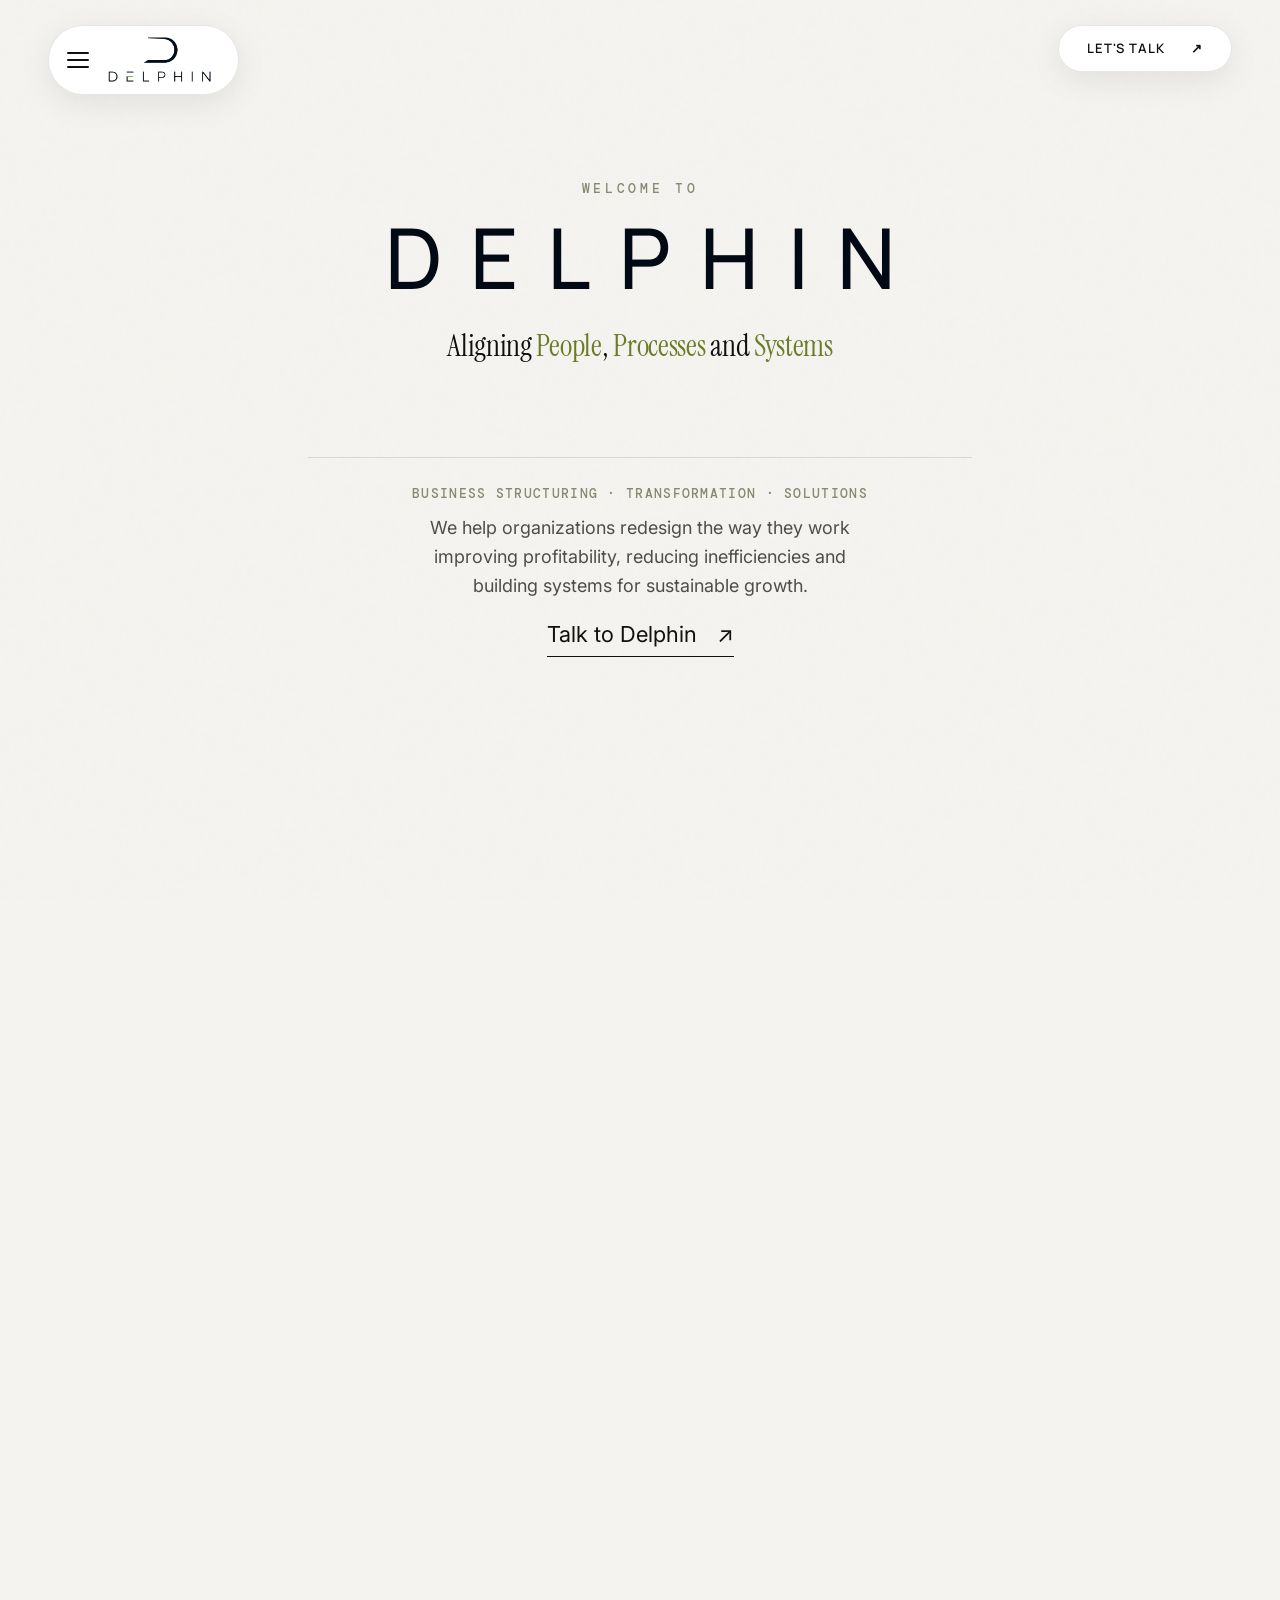
<file: index.html>
<!doctype html>
<html lang="en">
  <head>
    <meta charset="UTF-8" />
    <meta name="viewport" content="width=device-width, initial-scale=1.0" />
    <meta
      name="description"
      content="Delphin — Aligning People, Processes and Systems."
    />
    <title>Delphin — Aligning People, Processes and Systems</title>
    <link rel="canonical" href="https://www.delphin.in/" />
    <link
      rel="icon"
      type="image/png"
      sizes="48x48"
      href="images/favicon-48x48.png"
    />
    <link
      rel="icon"
      type="image/png"
      sizes="32x32"
      href="images/favicon-32x32.png"
    />
    <link
      rel="icon"
      type="image/png"
      sizes="16x16"
      href="images/favicon-16x16.png"
    />
    <link
      rel="apple-touch-icon"
      sizes="180x180"
      href="images/apple-touch-icon.png"
    />
    <link rel="manifest" href="site.webmanifest" />
    <meta name="theme-color" content="#f4f3ef" />
    <meta property="og:type" content="website" />
    <meta property="og:url" content="https://www.delphin.in/" />
    <meta
      property="og:title"
      content="Delphin — Aligning People, Processes and Systems"
    />
    <meta
      property="og:description"
      content="We help organizations redesign the way they work — improving profitability, reducing inefficiencies and building systems for sustainable growth."
    />
    <meta
      property="og:image"
      content="https://www.delphin.in/images/delphin-logo.png"
    />
    <meta property="og:site_name" content="Delphin" />
    <meta name="twitter:card" content="summary_large_image" />
    <meta
      name="twitter:title"
      content="Delphin — Aligning People, Processes and Systems"
    />
    <meta
      name="twitter:description"
      content="Aligning People, Processes and Systems for businesses that want to grow."
    />
    <meta
      name="twitter:image"
      content="https://www.delphin.in/images/delphin-logo.png"
    />
    <script type="application/ld+json">
      {
        "@context": "https://schema.org",
        "@type": "Organization",
        "name": "Delphin",
        "url": "https://www.delphin.in",
        "logo": "https://www.delphin.in/images/delphin-logo.png",
        "description": "Delphin aligns people, processes and systems for businesses that want to grow.",
        "email": "admin@delphin.in",
        "sameAs": []
      }
    </script>
    <link rel="preconnect" href="https://fonts.googleapis.com" />
    <link rel="preconnect" href="https://fonts.gstatic.com" crossorigin />
    <link
      href="https://fonts.googleapis.com/css2?family=DM+Mono:wght@400;500&family=Inter:wght@400;500;600;700&family=Instrument+Serif:ital@0;1&family=Manrope:wght@500;600;700;800&display=swap"
      rel="stylesheet"
    />
    <link rel="stylesheet" href="styles.css" />
  </head>
  <body>
    <div class="noise"></div>

    <header class="nav nav-hidden" id="siteNav">
      <div class="nav-pill nav-pill-left">
        <button
          class="menu"
          type="button"
          aria-expanded="false"
          aria-controls="navPanel"
          aria-label="Open menu"
        >
          <span></span><span></span><span></span>
        </button>
        <a class="brand" href="#top" aria-label="Delphin home">
          <img
            class="brand-logo"
            src="images/delphin-logo-transparent.png"
            alt="Delphin"
            width="766"
            height="366"
          />
        </a>
      </div>
      <a class="nav-pill nav-pill-right nav-cta" href="contact.html"
        >Let's talk <span aria-hidden="true">↗</span></a
      >
      <div class="nav-overlay" id="navOverlay" aria-hidden="true">
        <nav class="nav-panel" id="navPanel" aria-label="Primary">
          <a href="#capabilities">Capabilities</a>
          <a href="#method">How we work</a>
          <a href="#work">Selected work</a>
          <a href="#insights">Insights</a>
          <a href="contact.html">Contact</a>
        </nav>
      </div>
    </header>

    <main class="site-flow">
      <section class="hero" id="top">
        <div class="hero-stage">
          <div class="hero-opener" id="heroOpener" aria-live="polite">
            <p class="hero-welcome">Welcome to</p>
            <h1 class="hero-brand">Delphin</h1>
            <p class="hero-tagline">
              Aligning <em>People</em>, <em>Processes</em> and <em>Systems</em>
            </p>
          </div>

          <div class="hero-continuation">
            <div class="hero-lead reveal">
              <p class="eyebrow">
                Business structuring · Transformation · Solutions
              </p>
              <p class="hero-text">
                We help organizations redesign the way they work improving
                profitability, reducing inefficiencies and building systems for
                sustainable growth.
              </p>
              <div class="hero-actions">
                <a class="text-link" href="contact.html"
                  >Talk to Delphin <span>↗</span></a
                >
              </div>
            </div>
          </div>
        </div>
      </section>

      <section class="statement section-dark">
        <div class="statement-grid reveal">
          <p class="kicker">Businesses don't operate in departments.</p>
          <h2>Everything is <em>connected.</em></h2>
          <p class="body-copy">
            A financial decision affects operations. Operations affect people.
            Technology affects both. Marketing affects demand. When these parts
            move independently, businesses lose time, visibility and money.
          </p>
        </div>
        <div class="connection-map reveal">
          <span>FINANCE</span><i></i><span>OPERATIONS</span><i></i
          ><span>PEOPLE</span><i></i><span>TECHNOLOGY</span><i></i
          ><span>GROWTH</span>
        </div>
      </section>

      <section
        id="method"
        class="align-framework section-light"
        aria-label="The ALIGN Framework"
      >
        <div class="af-wrap">
          <header class="af-head reveal">
            <div class="af-head__copy">
              <p class="af-eyebrow">04 / The ALIGN Framework™</p>
              <h2 class="af-title">The ALIGN Framework™</h2>
              <p class="af-mantra">Aligning People. Processes. Systems.</p>
              <p class="af-lead">
                Businesses rarely have isolated problems. Delphin finds
                misalignment across people, processes and systems — then builds a
                business that works better as a whole.
              </p>
            </div>
            <p class="af-head__aside">A connected approach to a stronger tomorrow.</p>
          </header>

          <p class="af-hint reveal" data-hint-hover="Hover to flip" data-hint-tap="Tap to flip" aria-hidden="true">Hover to flip</p>

          <div
            class="af-grid"
            id="afGrid"
            role="list"
            aria-label="ALIGN Framework stages"
          >
            <article class="af-flip" role="listitem" data-stage="0">
              <button
                class="af-flip__btn"
                type="button"
                aria-expanded="false"
                aria-label="Assess. Understand before we advise. Flip for details."
              >
                <span class="af-flip__inner">
                  <span class="af-face af-face--front">
                    <span class="af-face__top">
                      <span class="af-face__num">01</span>
                      <span class="af-face__icon" aria-hidden="true">
                        <svg viewBox="0 0 24 24" fill="none">
                          <circle cx="9" cy="10" r="5" />
                          <circle cx="15" cy="10" r="5" />
                          <circle cx="12" cy="15" r="5" />
                        </svg>
                      </span>
                    </span>
                    <span class="af-face__letter" aria-hidden="true">A</span>
                    <span class="af-face__name">Assess</span>
                    <span class="af-face__desc">Understand before we advise.</span>
                    <span class="af-face__arrow" aria-hidden="true">→</span>
                  </span>
                  <span class="af-face af-face--back">
                    <span class="af-face__meta">01 / A</span>
                    <span class="af-face__name">Assess</span>
                    <span class="af-face__copy"
                      >We study how the business actually works before recommending
                      change.</span
                    >
                    <span class="af-face__label">Key focus</span>
                    <ul class="af-face__list">
                      <li>Business diagnostics</li>
                      <li>People, process &amp; systems review</li>
                      <li>Challenge framing</li>
                    </ul>
                  </span>
                </span>
              </button>
            </article>

            <article class="af-flip" role="listitem" data-stage="1">
              <button
                class="af-flip__btn"
                type="button"
                aria-expanded="false"
                aria-label="Locate. Find where the business is losing momentum. Flip for details."
              >
                <span class="af-flip__inner">
                  <span class="af-face af-face--front">
                    <span class="af-face__top">
                      <span class="af-face__num">02</span>
                      <span class="af-face__icon" aria-hidden="true">
                        <svg viewBox="0 0 24 24" fill="none">
                          <path d="M5 18V11M10 18V7M15 18V13M20 18V5" />
                        </svg>
                      </span>
                    </span>
                    <span class="af-face__letter" aria-hidden="true">L</span>
                    <span class="af-face__name">Locate</span>
                    <span class="af-face__desc"
                      >Find where the business is losing momentum.</span
                    >
                    <span class="af-face__arrow" aria-hidden="true">→</span>
                  </span>
                  <span class="af-face af-face--back">
                    <span class="af-face__meta">02 / L</span>
                    <span class="af-face__name">Locate</span>
                    <span class="af-face__copy"
                      >We identify gaps, bottlenecks and root causes behind lost
                      performance.</span
                    >
                    <span class="af-face__label">Key focus</span>
                    <ul class="af-face__list">
                      <li>Gap &amp; risk analysis</li>
                      <li>Process audits</li>
                      <li>Opportunity mapping</li>
                    </ul>
                  </span>
                </span>
              </button>
            </article>

            <article class="af-flip" role="listitem" data-stage="2">
              <button
                class="af-flip__btn"
                type="button"
                aria-expanded="false"
                aria-label="Integrate. Connect what isn’t working together. Flip for details."
              >
                <span class="af-flip__inner">
                  <span class="af-face af-face--front">
                    <span class="af-face__top">
                      <span class="af-face__num">03</span>
                      <span class="af-face__icon" aria-hidden="true">
                        <svg viewBox="0 0 24 24" fill="none">
                          <circle cx="6" cy="7" r="2.2" />
                          <circle cx="18" cy="7" r="2.2" />
                          <circle cx="12" cy="17" r="2.2" />
                          <path d="M7.8 8.2 L10.4 15.2M16.2 8.2 L13.6 15.2M8.2 7 H15.8" />
                        </svg>
                      </span>
                    </span>
                    <span class="af-face__letter" aria-hidden="true">I</span>
                    <span class="af-face__name">Integrate</span>
                    <span class="af-face__desc"
                      >Connect what isn’t working together.</span
                    >
                    <span class="af-face__arrow" aria-hidden="true">→</span>
                  </span>
                  <span class="af-face af-face--back">
                    <span class="af-face__meta">03 / I</span>
                    <span class="af-face__name">Integrate</span>
                    <span class="af-face__copy"
                      >We design solutions that align people, processes and systems
                      around the business.</span
                    >
                    <span class="af-face__label">Key focus</span>
                    <ul class="af-face__list">
                      <li>Solution design</li>
                      <li>Process–system fit</li>
                      <li>Operating model alignment</li>
                    </ul>
                  </span>
                </span>
              </button>
            </article>

            <article class="af-flip" role="listitem" data-stage="3">
              <button
                class="af-flip__btn"
                type="button"
                aria-expanded="false"
                aria-label="Grow. Turn strategy into execution. Flip for details."
              >
                <span class="af-flip__inner">
                  <span class="af-face af-face--front">
                    <span class="af-face__top">
                      <span class="af-face__num">04</span>
                      <span class="af-face__icon" aria-hidden="true">
                        <svg viewBox="0 0 24 24" fill="none">
                          <path d="M5 19 L19 5M11 5 H19 V13" />
                        </svg>
                      </span>
                    </span>
                    <span class="af-face__letter" aria-hidden="true">G</span>
                    <span class="af-face__name">Grow</span>
                    <span class="af-face__desc">Turn strategy into execution.</span>
                    <span class="af-face__arrow" aria-hidden="true">→</span>
                  </span>
                  <span class="af-face af-face--back">
                    <span class="af-face__meta">04 / G</span>
                    <span class="af-face__name">Grow</span>
                    <span class="af-face__copy"
                      >We help implement processes and systems teams can adopt — so
                      strategy doesn’t stay on paper.</span
                    >
                    <span class="af-face__label">Key focus</span>
                    <ul class="af-face__list">
                      <li>Implementation support</li>
                      <li>Roles &amp; ownership</li>
                      <li>Adoption &amp; enablement</li>
                    </ul>
                  </span>
                </span>
              </button>
            </article>

            <article class="af-flip" role="listitem" data-stage="4">
              <button
                class="af-flip__btn"
                type="button"
                aria-expanded="false"
                aria-label="Navigate. Know what is working—and what isn’t. Flip for details."
              >
                <span class="af-flip__inner">
                  <span class="af-face af-face--front">
                    <span class="af-face__top">
                      <span class="af-face__num">05</span>
                      <span class="af-face__icon" aria-hidden="true">
                        <svg viewBox="0 0 24 24" fill="none">
                          <circle cx="12" cy="12" r="8" />
                          <path d="M12 12 L16 7" />
                          <circle cx="12" cy="12" r="1.4" />
                        </svg>
                      </span>
                    </span>
                    <span class="af-face__letter" aria-hidden="true">N</span>
                    <span class="af-face__name">Navigate</span>
                    <span class="af-face__desc"
                      >Know what is working—and what isn’t.</span
                    >
                    <span class="af-face__arrow" aria-hidden="true">→</span>
                  </span>
                  <span class="af-face af-face--back">
                    <span class="af-face__meta">05 / N</span>
                    <span class="af-face__name">Navigate</span>
                    <span class="af-face__copy"
                      >We establish KPIs and feedback loops so leadership can see
                      what to improve next.</span
                    >
                    <span class="af-face__label">Key focus</span>
                    <ul class="af-face__list">
                      <li>KPI frameworks</li>
                      <li>Performance visibility</li>
                      <li>Decision reviews</li>
                    </ul>
                  </span>
                </span>
              </button>
            </article>

            <article class="af-flip" role="listitem" data-stage="5">
              <button
                class="af-flip__btn"
                type="button"
                aria-expanded="false"
                aria-label="Evolve. Because businesses don’t stand still. Flip for details."
              >
                <span class="af-flip__inner">
                  <span class="af-face af-face--front">
                    <span class="af-face__top">
                      <span class="af-face__num">06</span>
                      <span class="af-face__icon" aria-hidden="true">
                        <svg viewBox="0 0 24 24" fill="none">
                          <circle cx="12" cy="12" r="2" />
                          <circle cx="12" cy="12" r="5.5" stroke-dasharray="1.5 2" />
                          <circle cx="12" cy="12" r="9" stroke-dasharray="1 2.5" />
                        </svg>
                      </span>
                    </span>
                    <span class="af-face__letter" aria-hidden="true">∞</span>
                    <span class="af-face__name">Evolve</span>
                    <span class="af-face__desc"
                      >Because businesses don’t stand still.</span
                    >
                    <span class="af-face__arrow" aria-hidden="true">→</span>
                  </span>
                  <span class="af-face af-face--back">
                    <span class="af-face__meta">06 / ∞</span>
                    <span class="af-face__name">Evolve</span>
                    <span class="af-face__copy"
                      >We refine continuously as the business and market change —
                      building lasting capability.</span
                    >
                    <span class="af-face__label">Key focus</span>
                    <ul class="af-face__list">
                      <li>Continuous improvement</li>
                      <li>Capability building</li>
                      <li>Long-term resilience</li>
                    </ul>
                  </span>
                </span>
              </button>
            </article>
          </div>

          <div class="af-foot reveal">
            <p class="af-flow">
              Assess → Locate → Integrate → Grow → Navigate → Evolve
            </p>
            <p class="af-tag">
              One framework. One connected approach. A business built to perform.
            </p>
          </div>
        </div>
      </section>

      <section
        id="capabilities"
        class="value-pillars section-light"
        aria-label="Where we create value"
      >
        <div class="vp-wrap">
          <header class="vp-head reveal">
            <p class="vp-eyebrow">03 / Where we create value</p>
            <h2 class="vp-title">Where we create <em>value.</em></h2>
            <p class="vp-lead">
              We work across the areas that determine how a business grows,
              operates, adapts and performs.
            </p>
          </header>

          <div class="vp-system" aria-hidden="true">
            <span class="vp-system__line vp-system__line--h"></span>
            <span class="vp-system__line vp-system__line--v"></span>
          </div>

          <div
            class="vp-grid"
            id="vpGrid"
            role="list"
            aria-label="Value pillars"
          >
            <!-- 01 Strategy -->
            <article class="vp-card" role="listitem" data-pillar="0">
              <button
                class="vp-card__trigger"
                type="button"
                id="vp-trigger-0"
                aria-expanded="false"
                aria-controls="vp-panel-0"
              >
                <div class="vp-card__meta">
                  <span class="vp-card__num">01</span>
                  <span class="vp-card__arrow" aria-hidden="true">↗</span>
                </div>
                <h3 class="vp-card__title">Strategy &amp; Growth</h3>
                <p class="vp-card__tag">Direction</p>
                <p class="vp-card__headline">
                  A clear path from goals to growth.
                </p>
              </button>
              <div
                class="vp-card__panel"
                id="vp-panel-0"
                role="region"
                aria-labelledby="vp-trigger-0"
                aria-hidden="true"
              >
                <div class="vp-card__panel-inner">
                  <p class="vp-card__desc">
                    We help businesses understand where they are, where they
                    want to go and what needs to change to get there.
                  </p>
                  <p class="vp-label">What we work on</p>

                  <ul class="vp-list">
                    <li>Business assessment &amp; diagnostics</li>
                    <li>Growth strategy</li>
                    <li>Market &amp; competitor analysis</li>
                    <li>Strategic planning</li>
                    <li>Sales process &amp; funnel design</li>
                    <li>Customer acquisition</li>
                    <li>CRM structuring</li>
                    <li>Brand positioning</li>
                    <li>Digital marketing strategy</li>
                    <li>Marketing performance analysis</li>
                  </ul>
                  <p class="vp-label vp-label--outcome">The outcome</p>
                  <p class="vp-outcome">
                    A clearer market position, stronger customer acquisition and
                    a structured path toward growth.
                  </p>
                </div>
              </div>
            </article>

            <!-- 02 Operations -->
            <article class="vp-card" role="listitem" data-pillar="1">
              <button
                class="vp-card__trigger"
                type="button"
                id="vp-trigger-1"
                aria-expanded="false"
                aria-controls="vp-panel-1"
              >
                <div class="vp-card__meta">
                  <span class="vp-card__num">02</span>
                  <span class="vp-card__arrow" aria-hidden="true">↗</span>
                </div>
                <h3 class="vp-card__title">Operations &amp; Organization</h3>
                <p class="vp-card__tag">Execution</p>
                <p class="vp-card__headline">
                  Simpler processes. Clearer ownership.
                </p>
              </button>
              <div
                class="vp-card__panel"
                id="vp-panel-1"
                role="region"
                aria-labelledby="vp-trigger-1"
                aria-hidden="true"
              >
                <div class="vp-card__panel-inner">
                  <p class="vp-card__desc">
                    We help organizations structure processes and
                    responsibilities so work happens more efficiently and
                    consistently.
                  </p>
                  <p class="vp-label">What we work on</p>

                  <ul class="vp-list">
                    <li>Business process mapping</li>
                    <li>SOP development</li>
                    <li>Workflow optimization</li>
                    <li>Process standardization</li>
                    <li>Role &amp; responsibility mapping</li>
                    <li>Organizational structure</li>
                    <li>Performance frameworks</li>
                    <li>Team productivity systems</li>
                    <li>Onboarding &amp; training</li>
                    <li>Management systems</li>
                  </ul>
                  <p class="vp-label vp-label--outcome">The outcome</p>
                  <p class="vp-outcome">
                    Less operational friction, clearer accountability and more
                    consistent execution.
                  </p>
                </div>
              </div>
            </article>

            <!-- 03 Technology -->
            <article class="vp-card" role="listitem" data-pillar="2">
              <button
                class="vp-card__trigger"
                type="button"
                id="vp-trigger-2"
                aria-expanded="false"
                aria-controls="vp-panel-2"
              >
                <div class="vp-card__meta">
                  <span class="vp-card__num">03</span>
                  <span class="vp-card__arrow" aria-hidden="true">↗</span>
                </div>
                <h3 class="vp-card__title">Technology &amp; Digital Systems</h3>
                <p class="vp-card__tag">Systems</p>
                <p class="vp-card__headline">
                  Connected systems that support how the business runs.
                </p>
              </button>
              <div
                class="vp-card__panel"
                id="vp-panel-2"
                role="region"
                aria-labelledby="vp-trigger-2"
                aria-hidden="true"
              >
                <div class="vp-card__panel-inner">
                  <p class="vp-card__desc">
                    We help organizations identify, structure and implement the
                    technology and digital workflows their operations need.
                  </p>
                  <ol class="vp-flow" aria-label="Technology approach">
                    <li>Assess</li>
                    <li>Design</li>
                    <li>Implement</li>
                    <li>Measure</li>
                    <li>Improve</li>
                  </ol>
                  <p class="vp-label">What we work on</p>

                  <ul class="vp-list">
                    <li>CRM implementation &amp; optimization</li>
                    <li>Business management systems</li>
                    <li>Workflow automation</li>
                    <li>System integration</li>
                    <li>Technology assessment</li>
                    <li>Digital workflows</li>
                    <li>Data &amp; reporting systems</li>
                    <li>Business dashboards</li>
                  </ul>
                  <p class="vp-label vp-label--outcome">The outcome</p>
                  <p class="vp-outcome">
                    Connected systems, less manual work and a more scalable
                    digital operation.
                  </p>
                </div>
              </div>
            </article>

            <!-- 04 BI -->
            <article class="vp-card" role="listitem" data-pillar="3">
              <button
                class="vp-card__trigger"
                type="button"
                id="vp-trigger-3"
                aria-expanded="false"
                aria-controls="vp-panel-3"
              >
                <div class="vp-card__meta">
                  <span class="vp-card__num">04</span>
                  <span class="vp-card__arrow" aria-hidden="true">↗</span>
                </div>
                <h3 class="vp-card__title">
                  Business Intelligence &amp; Performance
                </h3>
                <p class="vp-card__tag">Performance</p>
                <p class="vp-card__headline">
                  Data that supports clearer decisions.
                </p>
              </button>
              <div
                class="vp-card__panel"
                id="vp-panel-3"
                role="region"
                aria-labelledby="vp-trigger-3"
                aria-hidden="true"
              >
                <div class="vp-card__panel-inner">
                  <p class="vp-card__desc">
                    We help businesses turn reporting, analytics and financial
                    information into something management can use.
                  </p>
                  <p class="vp-label">What we work on</p>

                  <ul class="vp-list">
                    <li>Performance dashboards &amp; KPIs</li>
                    <li>Sales &amp; customer analytics</li>
                    <li>Operational reporting</li>
                    <li>Financial analysis &amp; modelling</li>
                    <li>Budgeting &amp; forecasting</li>
                    <li>Cost &amp; profitability analysis</li>
                    <li>Cash-flow analysis</li>
                    <li>Management reports</li>
                    <li>Decision frameworks</li>
                  </ul>
                  <p class="vp-label vp-label--outcome">The outcome</p>
                  <p class="vp-outcome">
                    Greater visibility into performance and stronger control
                    over business decisions.
                  </p>
                </div>
              </div>
            </article>
          </div>
        </div>
      </section>

      <section id="outcomes" class="outcomes section-light">
        <div class="outcome-head reveal">
          <h2>Why Choose<br /><em>Delphin?</em></h2>
        </div>
        <div class="outcome-grid">
          <article>
            <strong>Lower</strong><span>costs</span>
            <p>Remove unnecessary expenditure and operational friction.</p>
          </article>
          <article>
            <strong>Better</strong><span>decisions</span>
            <p>Build visibility into financial and operational performance.</p>
          </article>
          <article>
            <strong>Faster</strong><span>execution</span>
            <p>Reduce bottlenecks and manual work across the business.</p>
          </article>
          <article>
            <strong>Scalable</strong><span>systems</span>
            <p>Create structures that can grow with the organization.</p>
          </article>
        </div>
      </section>

      <section id="work" class="work section-light">
        <div class="work-head reveal">
          <div>
            <h2>Business problems.<br /><em>Built to be solved.</em></h2>
          </div>
          <p>
            Selected work across technology, operations, finance, risk and
            capital markets — showing the breadth of problems Delphin takes on.
          </p>
        </div>
        <div class="work-list">
          <article
            class="work-card work-card--featured reveal"
            data-project="k2-chicken"
          >
            <div class="work-featured">
              <div class="work-info work-info--featured">
                <div class="work-meta-row">
                  <span>01 / SELECTED WORK</span>
                  <span class="work-real-badge">PROJECT</span>
                </div>
                <p class="work-client">K2 CHICKEN</p>
                <h3>Integrated POS &amp;<br />Business Management System</h3>
                <dl class="work-ps">
                  <div>
                    <dt>Problem</dt>
                    <dd>
                      Day-to-day transactions were disconnected from inventory,
                      purchasing, customers and the financial information needed
                      to understand the business.
                    </dd>
                  </div>
                  <div>
                    <dt>Solution</dt>
                    <dd>
                      A custom POS and business management system connecting
                      sales, inventory, purchasing, customers and reporting in
                      one place.
                    </dd>
                  </div>
                </dl>
                <p class="work-tags">Technology · Operations · Automation</p>
                <a href="work/k2-chicken/">Explore case study <span>↗</span></a>
              </div>
              <div class="work-visual work-visual--featured" aria-hidden="true">
                <div class="k2-preview">
                  <div class="k2-preview__chrome">
                    <span></span><span></span><span></span>
                    <em>k2-chicken · pos</em>
                  </div>
                  <div class="k2-preview__body">
                    <p class="k2-preview__kicker">SYSTEM PREVIEW</p>
                    <p class="k2-preview__title">K2 CHICKEN POS</p>
                    <p class="k2-preview__sub">
                      Integrated point of sale and business management
                    </p>
                    <div class="k2-preview__modules">
                      <span>POS</span>
                      <span>Inventory</span>
                      <span>Purchases</span>
                      <span>Customers</span>
                      <span>Analytics</span>
                      <span>Reports</span>
                    </div>
                  </div>
                </div>
              </div>
            </div>
          </article>

          <article
            class="work-card work-card--featured work-card--analysis reveal"
            data-project="tjsb"
          >
            <div class="work-featured">
              <div class="work-info work-info--featured">
                <div class="work-meta-row">
                  <span>02 / SELECTED WORK</span>
                  <span class="work-real-badge">PROJECT</span>
                </div>
                <p class="work-client">TJSB SAHAKARI BANK</p>
                <h3>Credit Risk<br />Management Analysis</h3>
                <dl class="work-ps">
                  <div>
                    <dt>Problem</dt>
                    <dd>
                      TJSB’s diversified and expanding loan portfolio required an
                      assessment of whether its credit risk controls,
                      asset-quality management and capital structure were
                      adequately supporting sustainable financial performance.
                    </dd>
                  </div>
                  <div>
                    <dt>Approach</dt>
                    <dd>
                      A five-year diagnostic of credit architecture, loan mix,
                      risk appetite, asset quality, income, capital adequacy and
                      statistical validation of NPAs against interest income.
                    </dd>
                  </div>
                </dl>
                <p class="work-tags">Finance · Risk · Business Analysis</p>
                <a href="work/tjsb-sahakari-bank/"
                  >Explore case study <span>↗</span></a
                >
              </div>
              <div class="work-visual work-visual--featured" aria-hidden="true">
                <div class="work-viz work-viz--risk">
                  <p class="work-viz__kicker">CREDIT RISK · CRAR</p>
                  <p class="work-viz__metric">17.57%</p>
                  <p class="work-viz__label">
                    Capital Adequacy Ratio · 2023–24
                  </p>
                  <div class="work-viz__bars" role="presentation">
                    <i style="--h: 72%"></i>
                    <i style="--h: 58%"></i>
                    <i style="--h: 52%"></i>
                    <i style="--h: 63%"></i>
                    <i style="--h: 62%"></i>
                  </div>
                  <div class="work-viz__row">
                    <span>Gross NPA</span>
                    <span>Interest earned</span>
                    <span>Capital</span>
                  </div>
                </div>
              </div>
            </div>
          </article>

          <article
            class="work-card work-card--featured work-card--research reveal"
            data-project="sun"
          >
            <div class="work-featured work-featured--reverse">
              <div class="work-info work-info--featured">
                <div class="work-meta-row">
                  <span>03 / SELECTED WORK</span>
                  <span class="work-real-badge">PROJECT</span>
                </div>
                <p class="work-client">SUN INVESTMENTS</p>
                <h3>
                  Capital Markets &amp;<br />Investment Decision Support
                </h3>
                  <dl class="work-ps">
                  <div>
                    <dt>Problem</dt>
                    <dd>
                      Sun Investments operates across mutual funds, ETFs, IPOs
                      and portfolio management. The challenge was to determine
                      which instruments and strategies delivered the most
                      attractive risk-adjusted outcomes, where investors were
                      exposed to performance risks, and which market indicators
                      could support more informed advisory decisions.
                    </dd>
                  </div>
                  <div>
                    <dt>Solution</dt>
                    <dd>
                      A data-driven capital markets assessment framework that
                      compared the performance, risk, liquidity and efficiency of
                      Mutual Funds, IPOs and ETFs — allowing investment decisions
                      to be evaluated beyond headline returns.
                    </dd>
                  </div>
                </dl>
                <p class="work-tags">
                  Finance · Capital Markets · Investment Analytics
                </p>
                <a href="work/sun-investments/"
                  >Explore case study <span>↗</span></a
                >
              </div>
              <div class="work-visual work-visual--featured" aria-hidden="true">
                  <div class="work-viz work-viz--markets">
                  <p class="work-viz__kicker">CAPITAL MARKETS</p>
                  <div class="work-viz__pillars">
                    <div><strong>01</strong><span>Mutual Funds</span></div>
                    <div><strong>02</strong><span>IPOs</span></div>
                    <div><strong>03</strong><span>ETFs</span></div>
                  </div>
                  <p class="work-viz__note">10 Years · KPI Framework · Decision Support</p>
                </div>
              </div>
            </div>
          </article>
        </div>
      </section>

      <section class="why section-light">
        <div class="why-grid reveal">
          <h2>
            One business.<br />Multiple perspectives.<br /><em
              >One integrated approach.</em
            >
          </h2>
          <div class="why-points">
            <div>
              <span>01</span>
              <h3>Cross-functional thinking</h3>
              <p>
                We connect commercial, financial, operational and technological
                decisions.
              </p>
            </div>
            <div>
              <span>02</span>
              <h3>Built around the problem</h3>
              <p>
                We start with the business challenge, not a predefined service
                package.
              </p>
            </div>
            <div>
              <span>03</span>
              <h3>From strategy to execution</h3>
              <p>
                We focus on implementation so solutions become part of the way
                the business works.
              </p>
            </div>
          </div>
        </div>
      </section>

      <section id="insights" class="insights section-light">
        <div class="insight-head reveal">
          <h2>Ideas for businesses<br />that want to <em>move better.</em></h2>
          <a class="text-link" href="contact.html"
            >View all insights <span>↗</span></a
          >
        </div>
        <div class="insight-grid">
          <article>
            <span>01 / INSIGHT</span>
            <h3>How a Business Consultant Helps Your Business Thrive</h3>
            <p>Consulting · Strategy</p>
            <a href="insights/how-a-business-consultant-helps-your-business-thrive/"
              >Read article ↗</a
            >
          </article>
          <article>
            <span>02 / INSIGHT</span>
            <h3>
              The Role and Impact of Business Consultants in Modern Business
              Management
            </h3>
            <p>Consulting · Management</p>
            <a
              href="insights/the-role-and-impact-of-business-consultants-in-modern-business-management/"
              >Read article ↗</a
            >
          </article>
          <article>
            <span>03 / INSIGHT</span>
            <h3>
              5 Types of Business Consultancy Services You Needed But Didn't Know
            </h3>
            <p>Consulting · Operations</p>
            <a
              href="insights/5-types-of-business-consultancy-services-you-needed-but-didnt-know/"
              >Read article ↗</a
            >
          </article>
        </div>
      </section>
    </main>

    <footer class="site-footer">
      <div class="footer-cta">
        <div class="footer-cta-grid">
          <h2 class="footer-headline">
            Aligning People, Processes and Systems for businesses that want to
            grow.
          </h2>
          <nav class="footer-nav" aria-label="Footer navigation">
            <div class="footer-nav-col">
              <a href="#capabilities">Capabilities</a>
              <a href="#method">How we work</a>
              <a href="#work">Selected work</a>
            </div>
            <div class="footer-nav-col">
              <a href="#insights">Insights</a>
              <a href="#top">About</a>
            </div>
          </nav>
          <div class="footer-assist">
            <h3>How can we assist you?</h3>
            <p>
              We look forward to hearing from you to discuss your business
              challenges and explore how Delphin can help you structure,
              transform and grow.
            </p>
            <a class="footer-contact-btn" href="contact.html"
              >Let's talk <span aria-hidden="true">→</span></a
            >
          </div>
        </div>
      </div>

      <div class="footer-bar">
        <a class="footer-logo" href="#top" aria-label="Delphin home">
          <img
            class="footer-logo-img"
            src="images/delphin-logo-transparent.png"
            alt="Delphin"
            width="766"
            height="366"
          />
        </a>
        <nav class="footer-legal" aria-label="Legal">
          <a href="privacy.html">Privacy Policy</a>
          <a href="terms.html">Terms of Use</a>
        </nav>
        <div class="footer-social">
          <span class="footer-social-label">Follow us</span>
          <div class="footer-social-icons">
            <a
              href="https://www.linkedin.com/company/delphin-solutions"
              aria-label="LinkedIn"
              target="_blank"
              rel="noopener noreferrer"
              ><svg
                viewBox="0 0 24 24"
                width="18"
                height="18"
                fill="currentColor"
              >
                <path
                  d="M20.447 20.452h-3.554v-5.569c0-1.328-.027-3.037-1.852-3.037-1.853 0-2.136 1.445-2.136 2.939v5.667H9.351V9h3.414v1.561h.046c.477-.9 1.637-1.85 3.37-1.85 3.601 0 4.267 2.37 4.267 5.455v6.286zM5.337 7.433a2.062 2.062 0 01-2.063-2.065 2.064 2.064 0 112.063 2.065zm1.782 13.019H3.555V9h3.564v11.452zM22.225 0H1.771C.792 0 0 .774 0 1.729v20.542C0 23.227.792 24 1.771 24h20.451C23.2 24 24 23.227 24 22.271V1.729C24 .774 23.2 0 22.222 0h.003z"
                /></svg
            ></a>
            <a
              href="https://x.com/Delphin_India"
              aria-label="X"
              target="_blank"
              rel="noopener noreferrer"
              ><svg
                viewBox="0 0 24 24"
                width="18"
                height="18"
                fill="currentColor"
              >
                <path
                  d="M18.244 2.25h3.308l-7.227 8.26 8.502 11.24H16.17l-5.214-6.817L4.99 21.75H1.68l7.73-8.835L1.254 2.25H8.08l4.713 6.231zm-1.161 17.52h1.833L7.084 4.126H5.117z"
                /></svg
            ></a>
          </div>
        </div>
      </div>

      <div class="footer-disclaimer">
        <p>
          Delphin is committed to building inclusive, high-performing teams and
          working environments. We welcome inquiries from businesses of all
          sizes and stages seeking clarity across people, processes and systems.
        </p>
        <p>
          For professional engagements, advisory work and partnership
          opportunities, please reach out through our contact channels. All
          illustrative case studies and insights on this site are marked as demo
          content unless otherwise stated.
        </p>
        <p class="footer-copy">© 2026 Delphin</p>
      </div>
    </footer>

    <script src="method-journey.js"></script>
    <script src="value-pillars.js"></script>
    <script src="script.js"></script>
  </body>
</html>
</file>
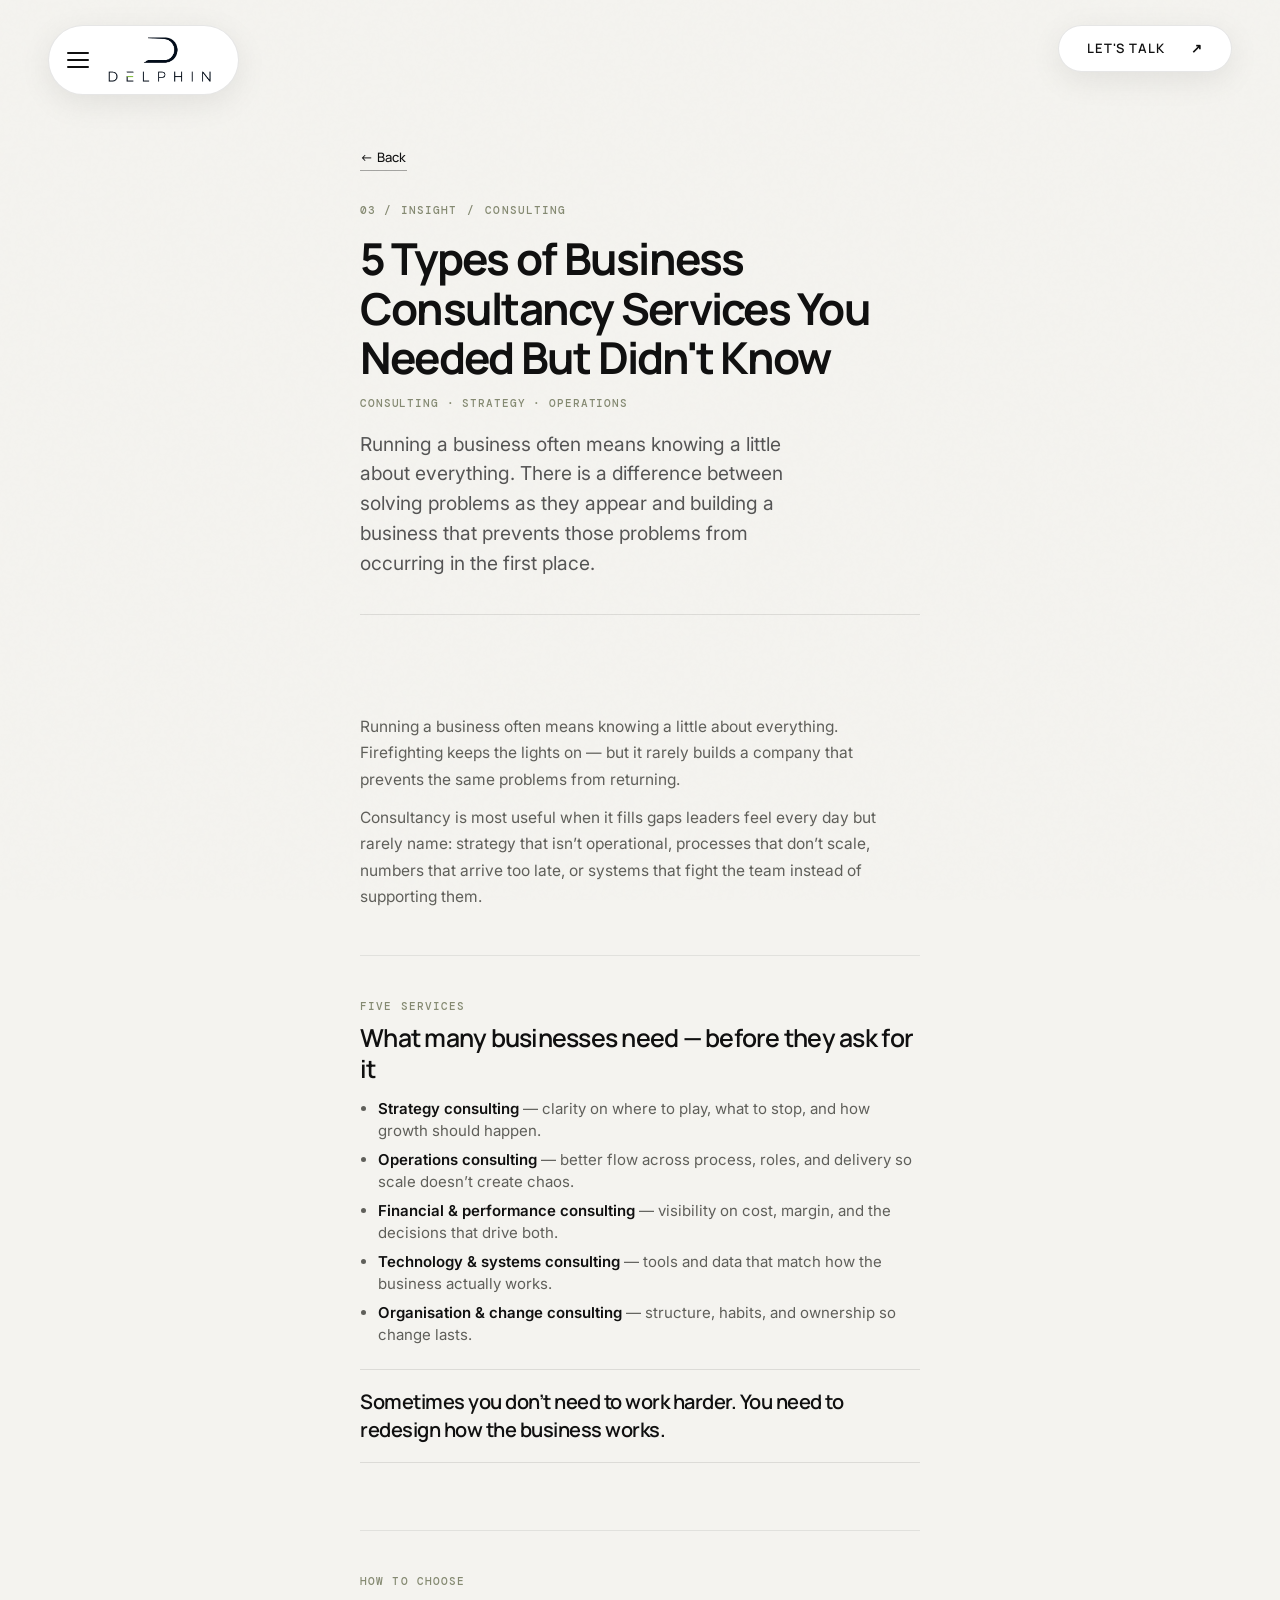
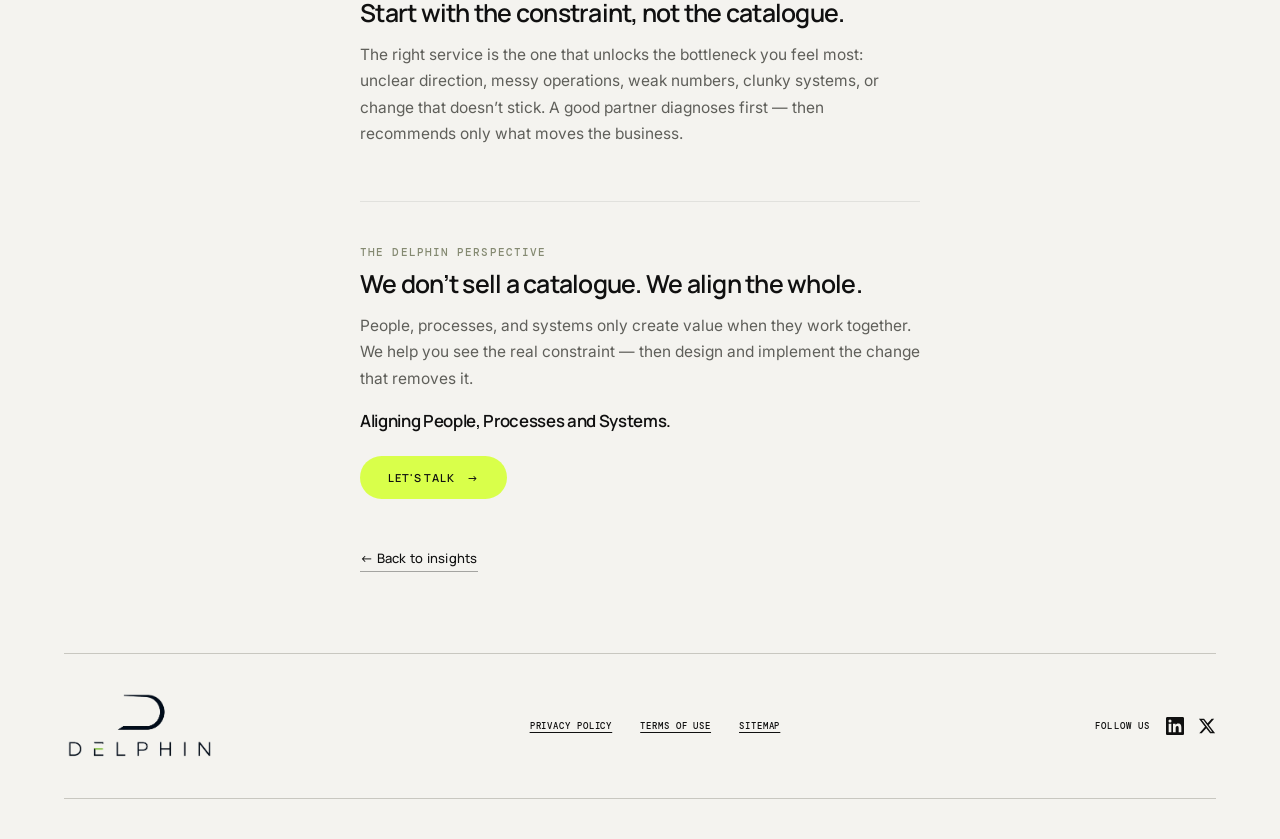
<file: insights/5-types-of-business-consultancy-services-you-needed-but-didnt-know/index.html>
<!doctype html>
<html lang="en">
  <head>
    <meta charset="UTF-8" />
    <meta name="viewport" content="width=device-width, initial-scale=1.0" />
    <meta
      name="description"
      content="Five types of business consultancy services that help SMEs improve strategy, operations, finance, technology and organizational structure — often before they realize they need them."
    />
    <title>
      5 Types of Business Consultancy Services You Needed But Didn't Know —
      Delphin
    </title>
    <link
      rel="canonical"
      href="https://www.delphin.in/insights/5-types-of-business-consultancy-services-you-needed-but-didnt-know/"
    />
    <link rel="icon" type="image/png" sizes="48x48" href="../../images/favicon-48x48.png" />
    <link rel="icon" type="image/png" sizes="32x32" href="../../images/favicon-32x32.png" />
    <link rel="icon" type="image/png" sizes="16x16" href="../../images/favicon-16x16.png" />
    <link rel="apple-touch-icon" sizes="180x180" href="../../images/apple-touch-icon.png" />
    <link rel="manifest" href="../../site.webmanifest" />
    <meta name="theme-color" content="#f4f3ef" />
    <meta property="og:type" content="article" />
    <meta
      property="og:url"
      content="https://www.delphin.in/insights/5-types-of-business-consultancy-services-you-needed-but-didnt-know/"
    />
    <meta
      property="og:title"
      content="5 Types of Business Consultancy Services You Needed But Didn't Know"
    />
    <meta
      property="og:description"
      content="Strategy, operations, finance, technology and transformation — five consulting services many businesses need before they realize they do."
    />
    <meta property="og:image" content="https://www.delphin.in/images/delphin-logo.png" />
    <meta property="og:site_name" content="Delphin" />
    <link rel="preconnect" href="https://fonts.googleapis.com" />
    <link rel="preconnect" href="https://fonts.gstatic.com" crossorigin />
    <link
      href="https://fonts.googleapis.com/css2?family=DM+Mono:wght@400;500&family=Inter:wght@400;500;600;700&family=Instrument+Serif:ital@0;1&family=Manrope:wght@500;600;700;800&display=swap"
      rel="stylesheet"
    />
    <link rel="stylesheet" href="../../styles.css" />
  </head>
  <body class="page-sub page-insight">
    <div class="noise"></div>

    <header class="nav" id="siteNav">
      <div class="nav-pill nav-pill-left">
        <button
          class="menu"
          type="button"
          aria-expanded="false"
          aria-controls="navPanel"
          aria-label="Open menu"
        >
          <span></span><span></span><span></span>
        </button>
        <a class="brand" href="../../index.html" aria-label="Delphin home">
          <img
            class="brand-logo"
            src="../../images/delphin-logo-transparent.png"
            alt="Delphin"
            width="766"
            height="366"
          />
        </a>
      </div>
      <a class="nav-pill nav-pill-right nav-cta" href="../../contact.html"
        >Let's talk <span aria-hidden="true">↗</span></a
      >
      <div class="nav-overlay" id="navOverlay" aria-hidden="true">
        <nav class="nav-panel" id="navPanel" aria-label="Primary">
          <a href="../../index.html#capabilities">Capabilities</a>
          <a href="../../index.html#method">How we work</a>
          <a href="../../index.html#work">Selected work</a>
          <a href="../../index.html#insights">Insights</a>
          <a href="../../contact.html">Contact</a>
        </nav>
      </div>
    </header>

    <main class="site-flow insight-article">
      <article class="insight-page section-light">
        <a class="page-back" href="../../index.html#insights" data-page-back>← Back</a>
        <header class="insight-hero reveal visible">
          <p class="insight-eyebrow">
            <span>03 / INSIGHT</span>
            <span aria-hidden="true">/</span>
            <span>CONSULTING</span>
          </p>
          <h1>
            5 Types of Business Consultancy Services You Needed But Didn't Know
          </h1>
          <p class="insight-meta">Consulting · Strategy · Operations</p>
          <p class="insight-lede">
            Running a business often means knowing a little about everything. There
            is a difference between solving problems as they appear and building a
            business that prevents those problems from occurring in the first place.
          </p>
        </header>

        <div class="insight-body">
          <section class="insight-block reveal">
            <p>
              Running a business often means knowing a little about everything.
              Firefighting keeps the lights on — but it rarely builds a company
              that prevents the same problems from returning.
            </p>
            <p>
              Consultancy is most useful when it fills gaps leaders feel every
              day but rarely name: strategy that isn’t operational, processes
              that don’t scale, numbers that arrive too late, or systems that
              fight the team instead of supporting them.
            </p>
          </section>

          <section class="insight-block reveal">
            <p class="kicker">Five services</p>
            <h2>What many businesses need — before they ask for it</h2>
            <ul>
              <li>
                <strong>Strategy consulting</strong> — clarity on where to play,
                what to stop, and how growth should happen.
              </li>
              <li>
                <strong>Operations consulting</strong> — better flow across
                process, roles, and delivery so scale doesn’t create chaos.
              </li>
              <li>
                <strong>Financial &amp; performance consulting</strong> —
                visibility on cost, margin, and the decisions that drive both.
              </li>
              <li>
                <strong>Technology &amp; systems consulting</strong> — tools and
                data that match how the business actually works.
              </li>
              <li>
                <strong>Organisation &amp; change consulting</strong> —
                structure, habits, and ownership so change lasts.
              </li>
            </ul>
            <blockquote class="insight-pull">
              <p>
                Sometimes you don’t need to work harder. You need to redesign
                how the business works.
              </p>
            </blockquote>
          </section>

          <section class="insight-block reveal">
            <p class="kicker">How to choose</p>
            <h2>Start with the constraint, not the catalogue.</h2>
            <p>
              The right service is the one that unlocks the bottleneck you feel
              most: unclear direction, messy operations, weak numbers, clunky
              systems, or change that doesn’t stick. A good partner diagnoses
              first — then recommends only what moves the business.
            </p>
          </section>

          <section class="insight-block insight-block--delphin reveal" id="delphin">
            <p class="kicker">The Delphin perspective</p>
            <h2>We don’t sell a catalogue. We align the whole.</h2>
            <p>
              People, processes, and systems only create value when they work
              together. We help you see the real constraint — then design and
              implement the change that removes it.
            </p>
            <p class="insight-tagline">Aligning People, Processes and Systems.</p>
            <p class="insight-cta-wrap">
              <a class="footer-contact-btn" href="../../contact.html"
                >Let's talk <span aria-hidden="true">→</span></a
              >
            </p>
          </section>
        </div>

        <a class="case-back" href="../../index.html#insights">← Back to insights</a>
      </article>
    </main>

    <footer class="site-footer site-footer--compact">
      <div class="footer-bar">
        <a class="footer-logo" href="../../index.html" aria-label="Delphin home">
          <img
            class="footer-logo-img"
            src="../../images/delphin-logo-transparent.png"
            alt="Delphin"
            width="766"
            height="366"
          />
        </a>
        <nav class="footer-legal" aria-label="Legal">
          <a href="../../privacy.html">Privacy Policy</a>
          <a href="../../terms.html">Terms of Use</a>
          <a href="#">Sitemap</a>
        </nav>
        <div class="footer-social">
          <span class="footer-social-label">Follow Us</span>
          <div class="footer-social-icons">
            <a
              href="https://www.linkedin.com/company/delphin-solutions"
              aria-label="LinkedIn"
              target="_blank"
              rel="noopener noreferrer"
              ><svg width="18" height="18" viewBox="0 0 24 24" fill="currentColor" aria-hidden="true">
                <path
                  d="M20.45 20.45h-3.55v-5.57c0-1.33-.02-3.04-1.85-3.04-1.85 0-2.13 1.45-2.13 2.94v5.67H9.35V9h3.41v1.56h.05c.48-.9 1.64-1.85 3.37-1.85 3.6 0 4.27 2.37 4.27 5.46v6.28zM5.34 7.43a2.06 2.06 0 1 1 0-4.12 2.06 2.06 0 0 1 0 4.12zM7.12 20.45H3.56V9h3.56v11.45zM22.23 0H1.77C.79 0 0 .77 0 1.73v20.54C0 23.23.79 24 1.77 24h20.46c.98 0 1.77-.77 1.77-1.73V1.73C24 .77 23.21 0 22.23 0z"
                /></svg
            ></a>
            <a
              href="https://x.com/Delphin_India"
              aria-label="X"
              target="_blank"
              rel="noopener noreferrer"
              ><svg width="18" height="18" viewBox="0 0 24 24" fill="currentColor" aria-hidden="true">
                <path
                  d="M18.244 2.25h3.308l-7.227 8.26 8.502 11.24H16.17l-5.214-6.817L4.99 21.75H1.68l7.73-8.835L1.254 2.25H8.08l4.713 6.231zm-1.161 17.52h1.833L7.084 4.126H5.117z"
                /></svg
            ></a>
          </div>
        </div>
      </div>
    </footer>

    <script src="../../script.js"></script>
  </body>
</html>
</file>
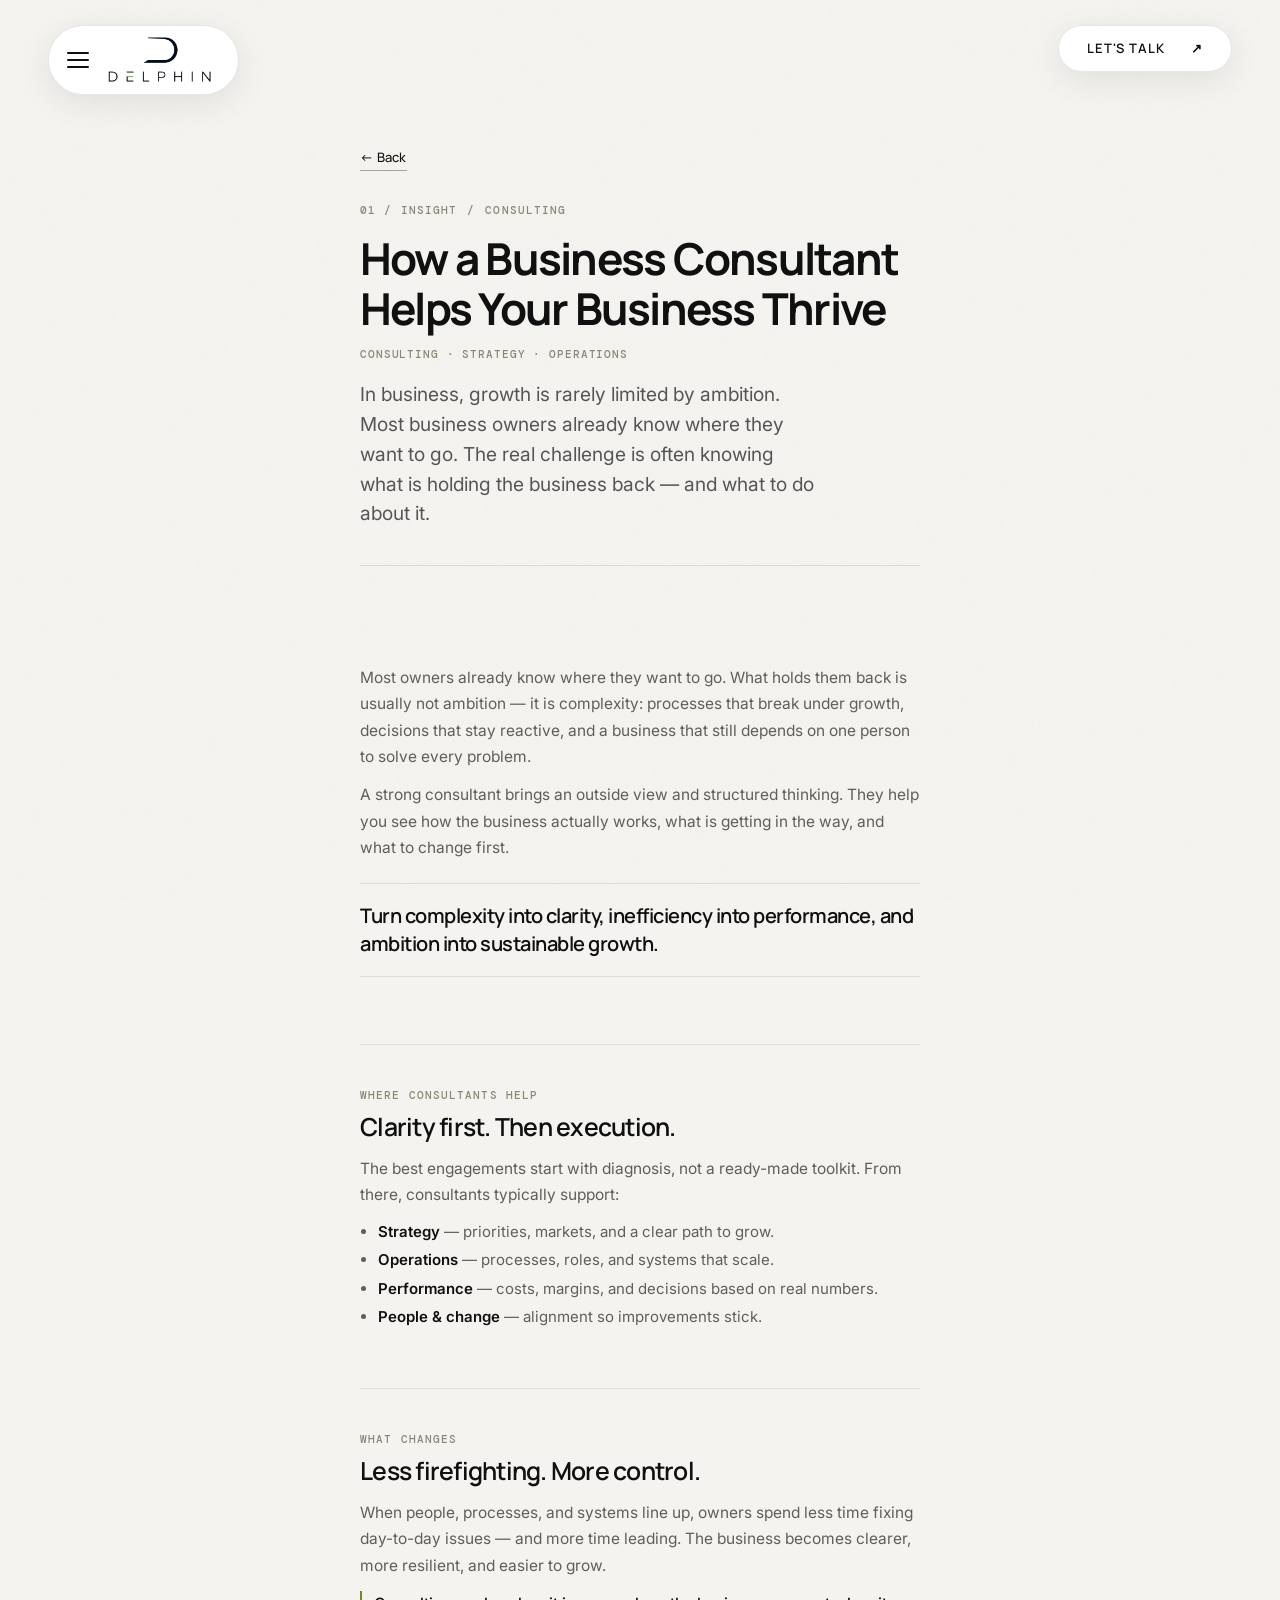
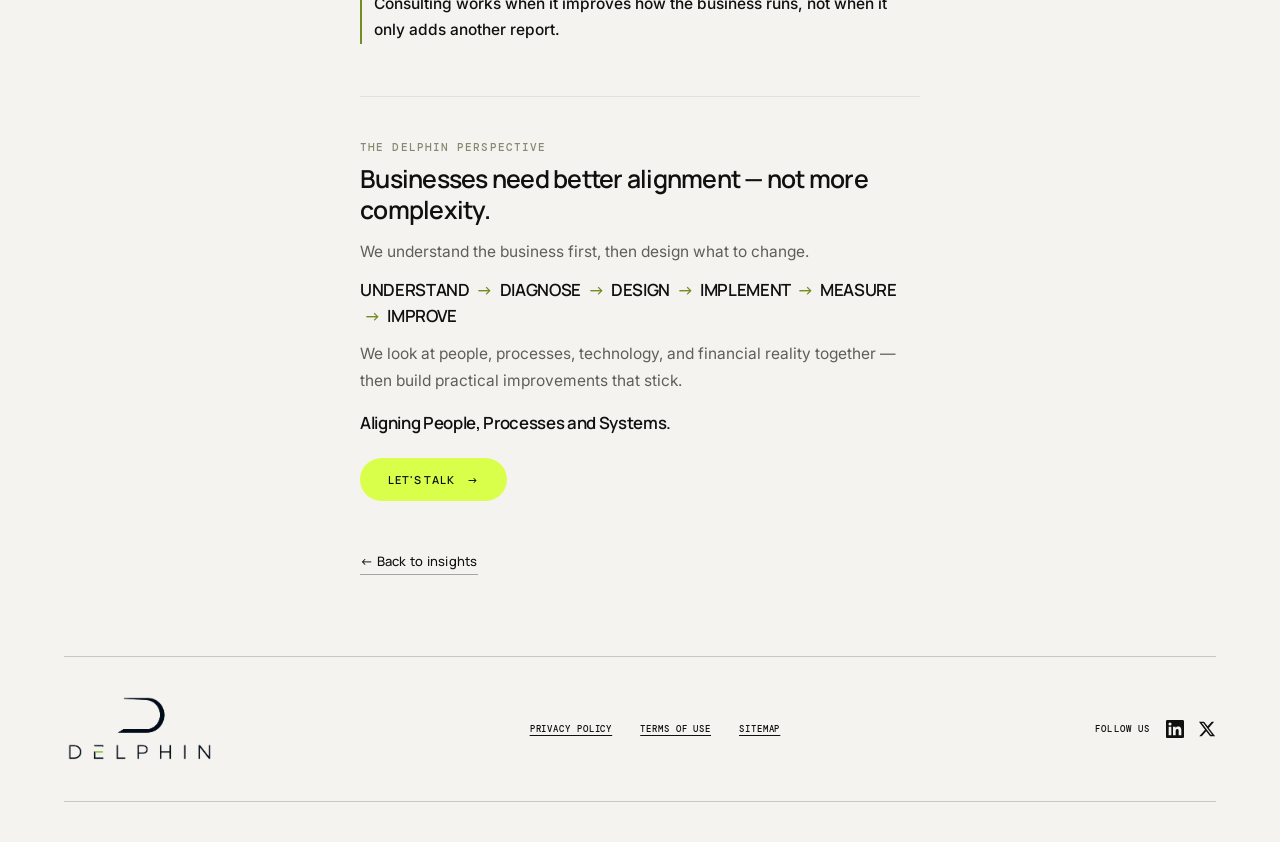
<file: insights/how-a-business-consultant-helps-your-business-thrive/index.html>
<!doctype html>
<html lang="en">
  <head>
    <meta charset="UTF-8" />
    <meta name="viewport" content="width=device-width, initial-scale=1.0" />
    <meta
      name="description"
      content="How a business consultant helps turn complexity into clarity, inefficiency into performance, and ambition into sustainable growth."
    />
    <title>How a Business Consultant Helps Your Business Thrive — Delphin</title>
    <link
      rel="canonical"
      href="https://www.delphin.in/insights/how-a-business-consultant-helps-your-business-thrive/"
    />
    <link rel="icon" type="image/png" sizes="48x48" href="../../images/favicon-48x48.png" />
    <link rel="icon" type="image/png" sizes="32x32" href="../../images/favicon-32x32.png" />
    <link rel="icon" type="image/png" sizes="16x16" href="../../images/favicon-16x16.png" />
    <link rel="apple-touch-icon" sizes="180x180" href="../../images/apple-touch-icon.png" />
    <link rel="manifest" href="../../site.webmanifest" />
    <meta name="theme-color" content="#f4f3ef" />
    <meta property="og:type" content="article" />
    <meta
      property="og:url"
      content="https://www.delphin.in/insights/how-a-business-consultant-helps-your-business-thrive/"
    />
    <meta
      property="og:title"
      content="How a Business Consultant Helps Your Business Thrive"
    />
    <meta
      property="og:description"
      content="Turn business complexity into clarity, inefficiency into performance, and ambition into sustainable growth."
    />
    <meta property="og:image" content="https://www.delphin.in/images/delphin-logo.png" />
    <meta property="og:site_name" content="Delphin" />
    <link rel="preconnect" href="https://fonts.googleapis.com" />
    <link rel="preconnect" href="https://fonts.gstatic.com" crossorigin />
    <link
      href="https://fonts.googleapis.com/css2?family=DM+Mono:wght@400;500&family=Inter:wght@400;500;600;700&family=Instrument+Serif:ital@0;1&family=Manrope:wght@500;600;700;800&display=swap"
      rel="stylesheet"
    />
    <link rel="stylesheet" href="../../styles.css" />
  </head>
  <body class="page-sub page-insight">
    <div class="noise"></div>

    <header class="nav" id="siteNav">
      <div class="nav-pill nav-pill-left">
        <button class="menu" type="button" aria-expanded="false" aria-controls="navPanel" aria-label="Open menu">
          <span></span><span></span><span></span>
        </button>
        <a class="brand" href="../../index.html" aria-label="Delphin home">
          <img class="brand-logo" src="../../images/delphin-logo-transparent.png" alt="Delphin" width="766" height="366" />
        </a>
      </div>
      <a class="nav-pill nav-pill-right nav-cta" href="../../contact.html"
        >Let's talk <span aria-hidden="true">↗</span></a
      >
      <div class="nav-overlay" id="navOverlay" aria-hidden="true">
        <nav class="nav-panel" id="navPanel" aria-label="Primary">
          <a href="../../index.html#capabilities">Capabilities</a>
          <a href="../../index.html#method">How we work</a>
          <a href="../../index.html#work">Selected work</a>
          <a href="../../index.html#insights">Insights</a>
          <a href="../../contact.html">Contact</a>
        </nav>
      </div>
    </header>

    <main class="site-flow insight-article">
      <article class="insight-page section-light">
        <a class="page-back" href="../../index.html#insights" data-page-back>← Back</a>
        <header class="insight-hero reveal visible">
          <p class="insight-eyebrow">
            <span>01 / INSIGHT</span>
            <span aria-hidden="true">/</span>
            <span>CONSULTING</span>
          </p>
          <h1>How a Business Consultant Helps Your Business Thrive</h1>
          <p class="insight-meta">Consulting · Strategy · Operations</p>
          <p class="insight-lede">
            In business, growth is rarely limited by ambition. Most business owners
            already know where they want to go. The real challenge is often knowing
            what is holding the business back — and what to do about it.
          </p>
        </header>

        <div class="insight-body">
          <section class="insight-block reveal">
            <p>
              Most owners already know where they want to go. What holds them
              back is usually not ambition — it is complexity: processes that
              break under growth, decisions that stay reactive, and a business
              that still depends on one person to solve every problem.
            </p>
            <p>
              A strong consultant brings an outside view and structured thinking.
              They help you see how the business actually works, what is getting
              in the way, and what to change first.
            </p>
            <blockquote class="insight-pull">
              <p>
                Turn complexity into clarity, inefficiency into performance, and
                ambition into sustainable growth.
              </p>
            </blockquote>
          </section>

          <section class="insight-block reveal">
            <p class="kicker">Where consultants help</p>
            <h2>Clarity first. Then execution.</h2>
            <p>
              The best engagements start with diagnosis, not a ready-made
              toolkit. From there, consultants typically support:
            </p>
            <ul>
              <li><strong>Strategy</strong> — priorities, markets, and a clear path to grow.</li>
              <li><strong>Operations</strong> — processes, roles, and systems that scale.</li>
              <li><strong>Performance</strong> — costs, margins, and decisions based on real numbers.</li>
              <li><strong>People &amp; change</strong> — alignment so improvements stick.</li>
            </ul>
          </section>

          <section class="insight-block reveal">
            <p class="kicker">What changes</p>
            <h2>Less firefighting. More control.</h2>
            <p>
              When people, processes, and systems line up, owners spend less time
              fixing day-to-day issues — and more time leading. The business
              becomes clearer, more resilient, and easier to grow.
            </p>
            <p class="insight-note">
              Consulting works when it improves how the business runs, not when
              it only adds another report.
            </p>
          </section>

          <section class="insight-block insight-block--delphin reveal" id="delphin">
            <p class="kicker">The Delphin perspective</p>
            <h2>Businesses need better alignment — not more complexity.</h2>
            <p>
              We understand the business first, then design what to change.
            </p>
            <p class="insight-method">
              Understand <i aria-hidden="true">→</i> Diagnose
              <i aria-hidden="true">→</i> Design <i aria-hidden="true">→</i> Implement
              <i aria-hidden="true">→</i> Measure <i aria-hidden="true">→</i> Improve
            </p>
            <p>
              We look at people, processes, technology, and financial reality
              together — then build practical improvements that stick.
            </p>
            <p class="insight-tagline">Aligning People, Processes and Systems.</p>
            <p class="insight-cta-wrap">
              <a class="footer-contact-btn" href="../../contact.html"
                >Let's talk <span aria-hidden="true">→</span></a
              >
            </p>
          </section>
        </div>

        <a class="case-back" href="../../index.html#insights">← Back to insights</a>
      </article>
    </main>

    <footer class="site-footer site-footer--compact">
      <div class="footer-bar">
        <a class="footer-logo" href="../../index.html" aria-label="Delphin home">
          <img class="footer-logo-img" src="../../images/delphin-logo-transparent.png" alt="Delphin" width="766" height="366" />
        </a>
        <nav class="footer-legal" aria-label="Legal">
          <a href="../../privacy.html">Privacy Policy</a>
          <a href="../../terms.html">Terms of Use</a>
          <a href="#">Sitemap</a>
        </nav>
        <div class="footer-social">
          <span class="footer-social-label">Follow Us</span>
          <div class="footer-social-icons">
            <a href="https://www.linkedin.com/company/delphin-solutions" aria-label="LinkedIn" target="_blank" rel="noopener noreferrer"
              ><svg width="18" height="18" viewBox="0 0 24 24" fill="currentColor" aria-hidden="true"><path d="M20.45 20.45h-3.55v-5.57c0-1.33-.02-3.04-1.85-3.04-1.85 0-2.13 1.45-2.13 2.94v5.67H9.35V9h3.41v1.56h.05c.48-.9 1.64-1.85 3.37-1.85 3.6 0 4.27 2.37 4.27 5.46v6.28zM5.34 7.43a2.06 2.06 0 1 1 0-4.12 2.06 2.06 0 0 1 0 4.12zM7.12 20.45H3.56V9h3.56v11.45zM22.23 0H1.77C.79 0 0 .77 0 1.73v20.54C0 23.23.79 24 1.77 24h20.46c.98 0 1.77-.77 1.77-1.73V1.73C24 .77 23.21 0 22.23 0z"/></svg></a>
            <a href="https://x.com/Delphin_India" aria-label="X" target="_blank" rel="noopener noreferrer"
              ><svg width="18" height="18" viewBox="0 0 24 24" fill="currentColor" aria-hidden="true"><path d="M18.244 2.25h3.308l-7.227 8.26 8.502 11.24H16.17l-5.214-6.817L4.99 21.75H1.68l7.73-8.835L1.254 2.25H8.08l4.713 6.231zm-1.161 17.52h1.833L7.084 4.126H5.117z"/></svg></a>
          </div>
        </div>
      </div>
    </footer>

    <script src="../../script.js"></script>
  </body>
</html>
</file>
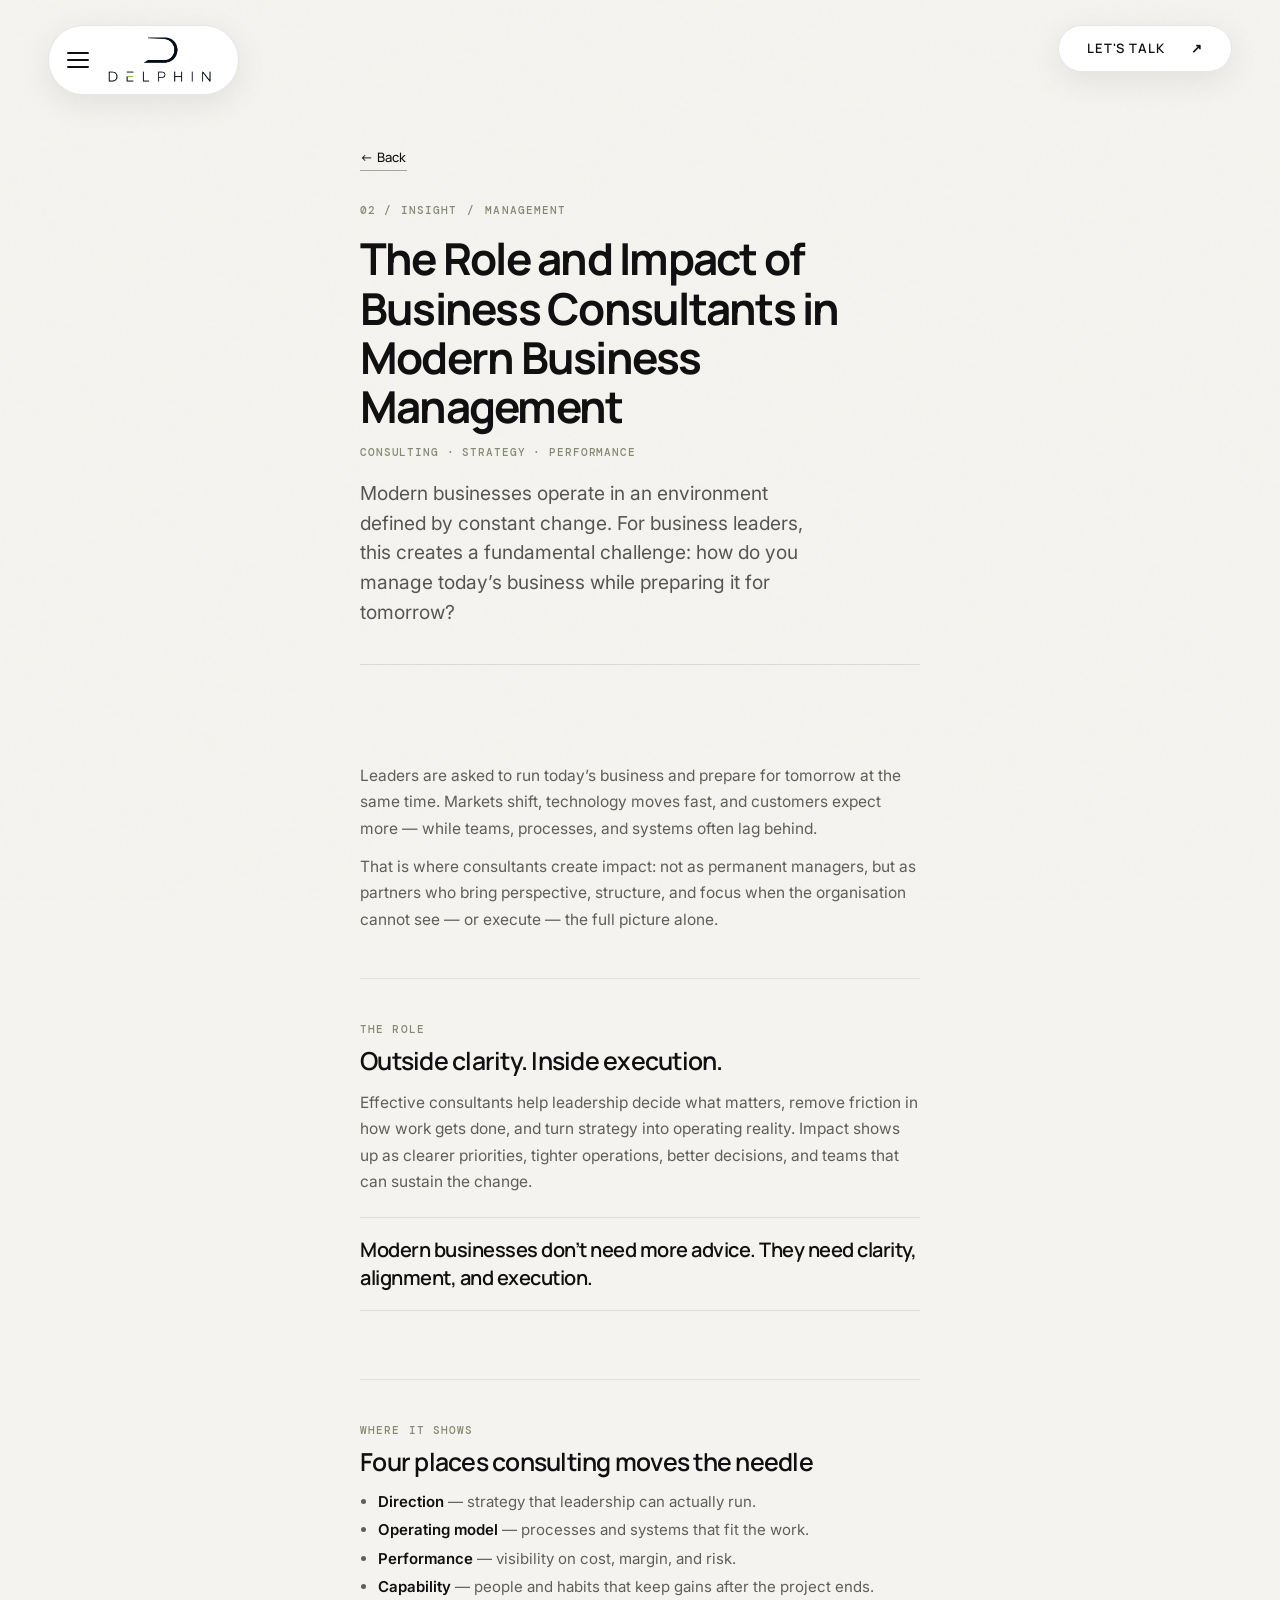
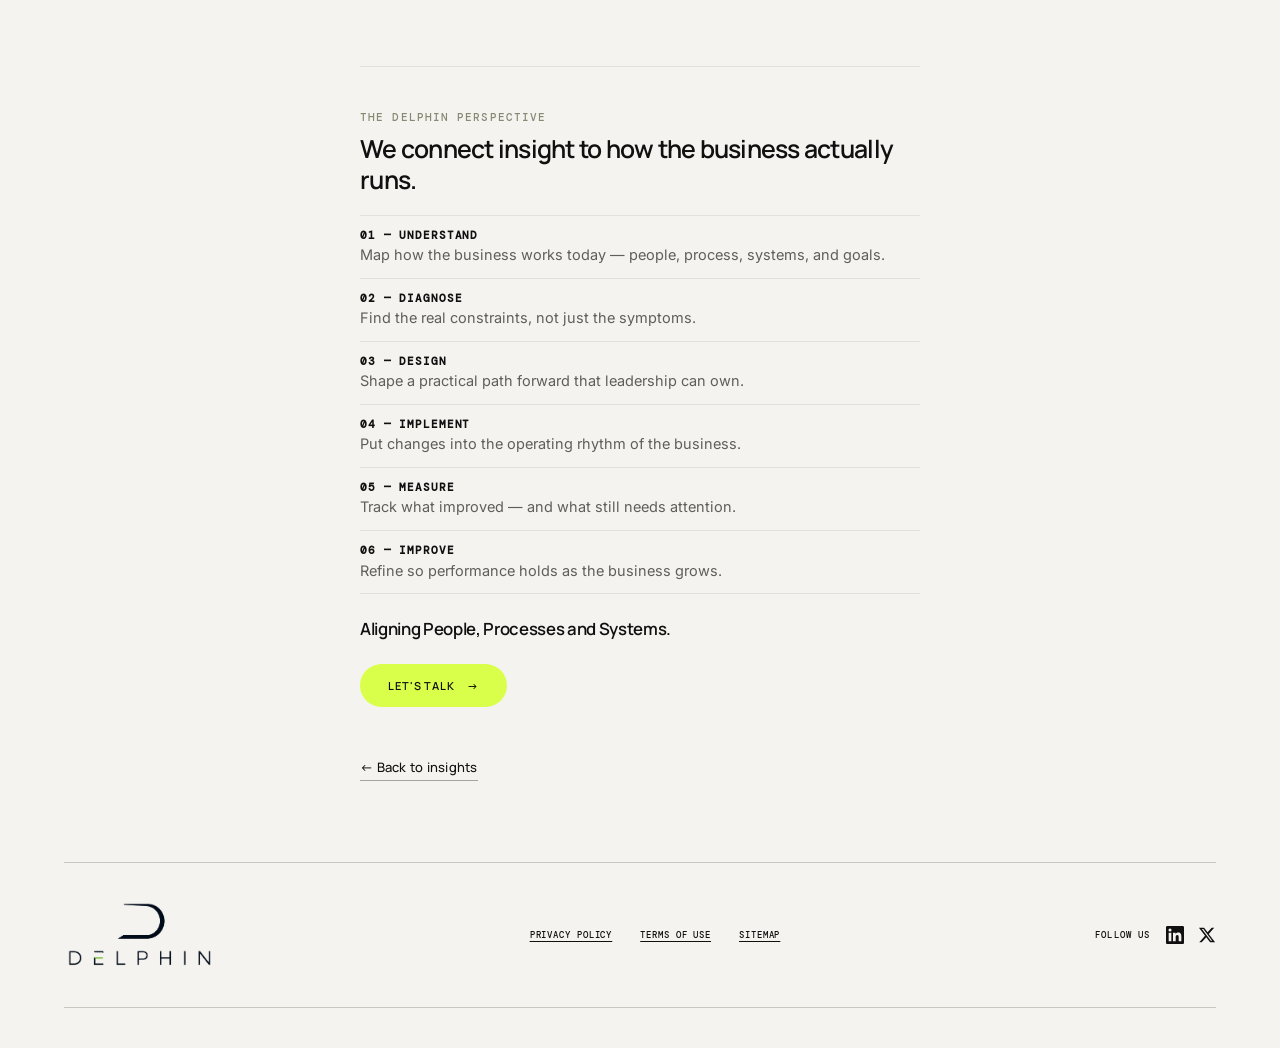
<file: insights/the-role-and-impact-of-business-consultants-in-modern-business-management/index.html>
<!doctype html>
<html lang="en">
  <head>
    <meta charset="UTF-8" />
    <meta name="viewport" content="width=device-width, initial-scale=1.0" />
    <meta
      name="description"
      content="How modern business consultants help organizations manage change, improve performance and build systems for sustainable growth."
    />
    <title>
      The Role and Impact of Business Consultants in Modern Business Management —
      Delphin
    </title>
    <link
      rel="canonical"
      href="https://www.delphin.in/insights/the-role-and-impact-of-business-consultants-in-modern-business-management/"
    />
    <link rel="icon" type="image/png" sizes="48x48" href="../../images/favicon-48x48.png" />
    <link rel="icon" type="image/png" sizes="32x32" href="../../images/favicon-32x32.png" />
    <link rel="icon" type="image/png" sizes="16x16" href="../../images/favicon-16x16.png" />
    <link rel="apple-touch-icon" sizes="180x180" href="../../images/apple-touch-icon.png" />
    <link rel="manifest" href="../../site.webmanifest" />
    <meta name="theme-color" content="#f4f3ef" />
    <meta property="og:type" content="article" />
    <meta
      property="og:url"
      content="https://www.delphin.in/insights/the-role-and-impact-of-business-consultants-in-modern-business-management/"
    />
    <meta
      property="og:title"
      content="The Role and Impact of Business Consultants in Modern Business Management"
    />
    <meta
      property="og:description"
      content="Modern consultants work as strategic partners — helping organizations improve performance, adopt technology and build systems for sustainable growth."
    />
    <meta property="og:image" content="https://www.delphin.in/images/delphin-logo.png" />
    <meta property="og:site_name" content="Delphin" />
    <link rel="preconnect" href="https://fonts.googleapis.com" />
    <link rel="preconnect" href="https://fonts.gstatic.com" crossorigin />
    <link
      href="https://fonts.googleapis.com/css2?family=DM+Mono:wght@400;500&family=Inter:wght@400;500;600;700&family=Instrument+Serif:ital@0;1&family=Manrope:wght@500;600;700;800&display=swap"
      rel="stylesheet"
    />
    <link rel="stylesheet" href="../../styles.css" />
  </head>
  <body class="page-sub page-insight">
    <div class="noise"></div>

    <header class="nav" id="siteNav">
      <div class="nav-pill nav-pill-left">
        <button
          class="menu"
          type="button"
          aria-expanded="false"
          aria-controls="navPanel"
          aria-label="Open menu"
        >
          <span></span><span></span><span></span>
        </button>
        <a class="brand" href="../../index.html" aria-label="Delphin home">
          <img
            class="brand-logo"
            src="../../images/delphin-logo-transparent.png"
            alt="Delphin"
            width="766"
            height="366"
          />
        </a>
      </div>
      <a class="nav-pill nav-pill-right nav-cta" href="../../contact.html"
        >Let's talk <span aria-hidden="true">↗</span></a
      >
      <div class="nav-overlay" id="navOverlay" aria-hidden="true">
        <nav class="nav-panel" id="navPanel" aria-label="Primary">
          <a href="../../index.html#capabilities">Capabilities</a>
          <a href="../../index.html#method">How we work</a>
          <a href="../../index.html#work">Selected work</a>
          <a href="../../index.html#insights">Insights</a>
          <a href="../../contact.html">Contact</a>
        </nav>
      </div>
    </header>

    <main class="site-flow insight-article">
      <article class="insight-page section-light">
        <a class="page-back" href="../../index.html#insights" data-page-back>← Back</a>
        <header class="insight-hero reveal visible">
          <p class="insight-eyebrow">
            <span>02 / INSIGHT</span>
            <span aria-hidden="true">/</span>
            <span>MANAGEMENT</span>
          </p>
          <h1>
            The Role and Impact of Business Consultants in Modern Business
            Management
          </h1>
          <p class="insight-meta">Consulting · Strategy · Performance</p>
          <p class="insight-lede">
            Modern businesses operate in an environment defined by constant change.
            For business leaders, this creates a fundamental challenge: how do you
            manage today’s business while preparing it for tomorrow?
          </p>
        </header>

        <div class="insight-body">
          <section class="insight-block reveal">
            <p>
              Leaders are asked to run today’s business and prepare for tomorrow
              at the same time. Markets shift, technology moves fast, and
              customers expect more — while teams, processes, and systems often
              lag behind.
            </p>
            <p>
              That is where consultants create impact: not as permanent
              managers, but as partners who bring perspective, structure, and
              focus when the organisation cannot see — or execute — the full
              picture alone.
            </p>
          </section>

          <section class="insight-block reveal">
            <p class="kicker">The role</p>
            <h2>Outside clarity. Inside execution.</h2>
            <p>
              Effective consultants help leadership decide what matters, remove
              friction in how work gets done, and turn strategy into operating
              reality. Impact shows up as clearer priorities, tighter
              operations, better decisions, and teams that can sustain the
              change.
            </p>
            <blockquote class="insight-pull">
              <p>
                Modern businesses don’t need more advice. They need clarity,
                alignment, and execution.
              </p>
            </blockquote>
          </section>

          <section class="insight-block reveal">
            <p class="kicker">Where it shows</p>
            <h2>Four places consulting moves the needle</h2>
            <ul>
              <li><strong>Direction</strong> — strategy that leadership can actually run.</li>
              <li><strong>Operating model</strong> — processes and systems that fit the work.</li>
              <li><strong>Performance</strong> — visibility on cost, margin, and risk.</li>
              <li><strong>Capability</strong> — people and habits that keep gains after the project ends.</li>
            </ul>
          </section>

          <section class="insight-block insight-block--delphin reveal" id="delphin">
            <p class="kicker">The Delphin perspective</p>
            <h2>We connect insight to how the business actually runs.</h2>
            <ol class="insight-steps">
              <li>
                <strong>01 — Understand</strong>
                Map how the business works today — people, process, systems, and goals.
              </li>
              <li>
                <strong>02 — Diagnose</strong>
                Find the real constraints, not just the symptoms.
              </li>
              <li>
                <strong>03 — Design</strong>
                Shape a practical path forward that leadership can own.
              </li>
              <li>
                <strong>04 — Implement</strong>
                Put changes into the operating rhythm of the business.
              </li>
              <li>
                <strong>05 — Measure</strong>
                Track what improved — and what still needs attention.
              </li>
              <li>
                <strong>06 — Improve</strong>
                Refine so performance holds as the business grows.
              </li>
            </ol>
            <p class="insight-tagline">Aligning People, Processes and Systems.</p>
            <p class="insight-cta-wrap">
              <a class="footer-contact-btn" href="../../contact.html"
                >Let's talk <span aria-hidden="true">→</span></a
              >
            </p>
          </section>
        </div>

        <a class="case-back" href="../../index.html#insights">← Back to insights</a>
      </article>
    </main>

    <footer class="site-footer site-footer--compact">
      <div class="footer-bar">
        <a class="footer-logo" href="../../index.html" aria-label="Delphin home">
          <img
            class="footer-logo-img"
            src="../../images/delphin-logo-transparent.png"
            alt="Delphin"
            width="766"
            height="366"
          />
        </a>
        <nav class="footer-legal" aria-label="Legal">
          <a href="../../privacy.html">Privacy Policy</a>
          <a href="../../terms.html">Terms of Use</a>
          <a href="#">Sitemap</a>
        </nav>
        <div class="footer-social">
          <span class="footer-social-label">Follow Us</span>
          <div class="footer-social-icons">
            <a
              href="https://www.linkedin.com/company/delphin-solutions"
              aria-label="LinkedIn"
              target="_blank"
              rel="noopener noreferrer"
              ><svg width="18" height="18" viewBox="0 0 24 24" fill="currentColor" aria-hidden="true">
                <path
                  d="M20.45 20.45h-3.55v-5.57c0-1.33-.02-3.04-1.85-3.04-1.85 0-2.13 1.45-2.13 2.94v5.67H9.35V9h3.41v1.56h.05c.48-.9 1.64-1.85 3.37-1.85 3.6 0 4.27 2.37 4.27 5.46v6.28zM5.34 7.43a2.06 2.06 0 1 1 0-4.12 2.06 2.06 0 0 1 0 4.12zM7.12 20.45H3.56V9h3.56v11.45zM22.23 0H1.77C.79 0 0 .77 0 1.73v20.54C0 23.23.79 24 1.77 24h20.46c.98 0 1.77-.77 1.77-1.73V1.73C24 .77 23.21 0 22.23 0z"
                /></svg
            ></a>
            <a
              href="https://x.com/Delphin_India"
              aria-label="X"
              target="_blank"
              rel="noopener noreferrer"
              ><svg width="18" height="18" viewBox="0 0 24 24" fill="currentColor" aria-hidden="true">
                <path
                  d="M18.244 2.25h3.308l-7.227 8.26 8.502 11.24H16.17l-5.214-6.817L4.99 21.75H1.68l7.73-8.835L1.254 2.25H8.08l4.713 6.231zm-1.161 17.52h1.833L7.084 4.126H5.117z"
                /></svg
            ></a>
          </div>
        </div>
      </div>
    </footer>

    <script src="../../script.js"></script>
  </body>
</html>
</file>
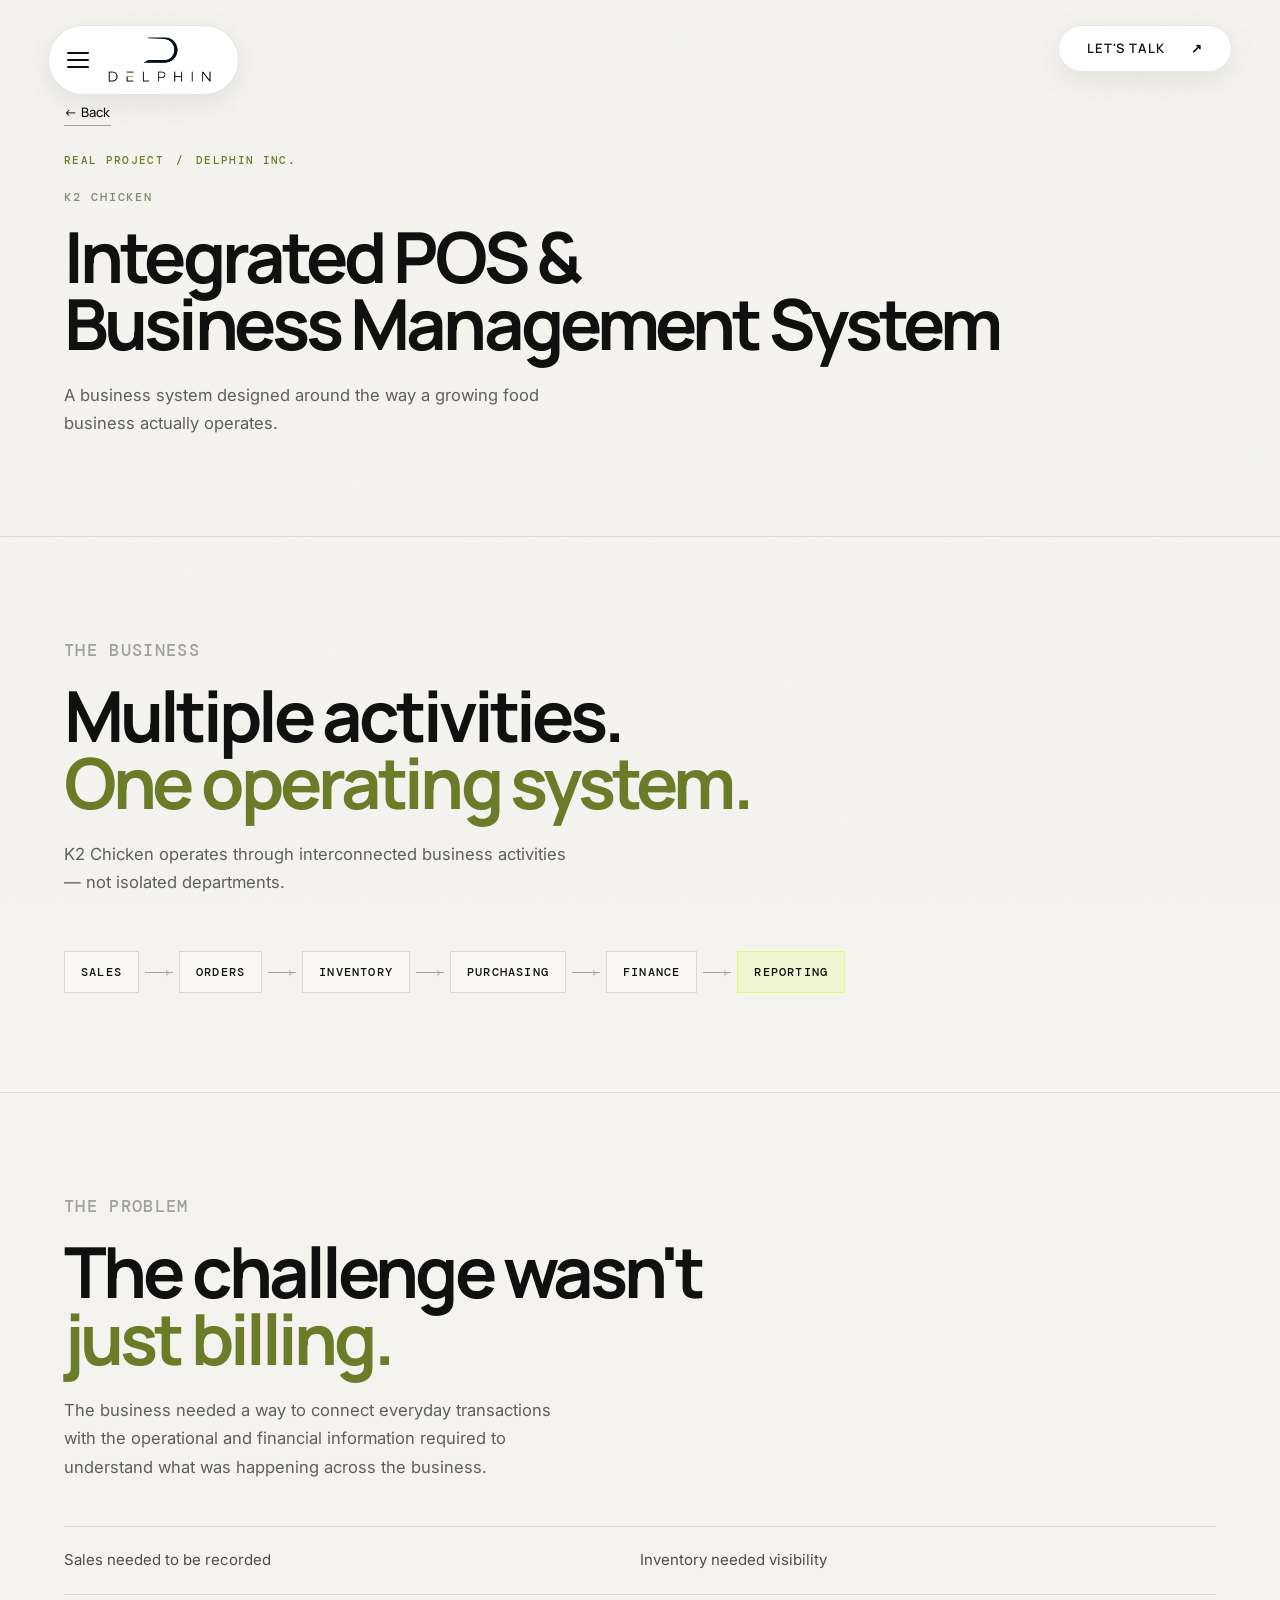
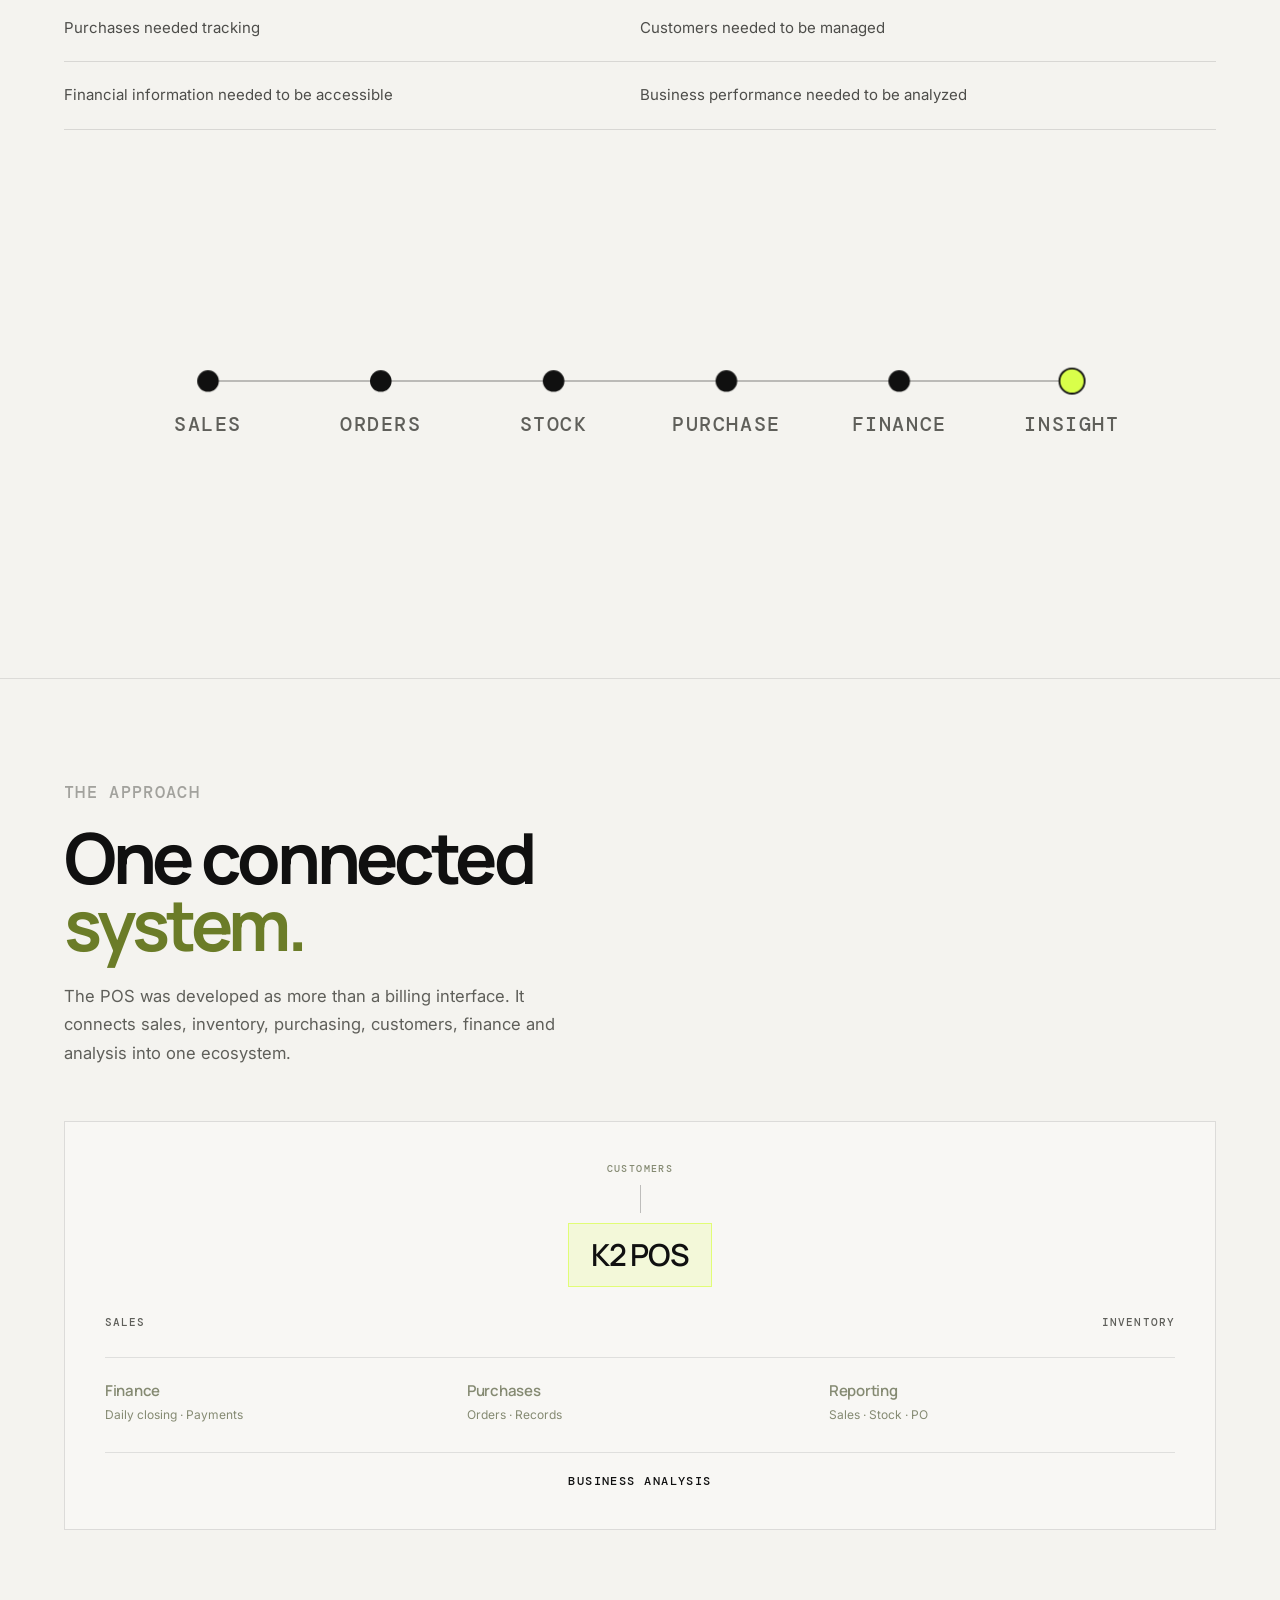
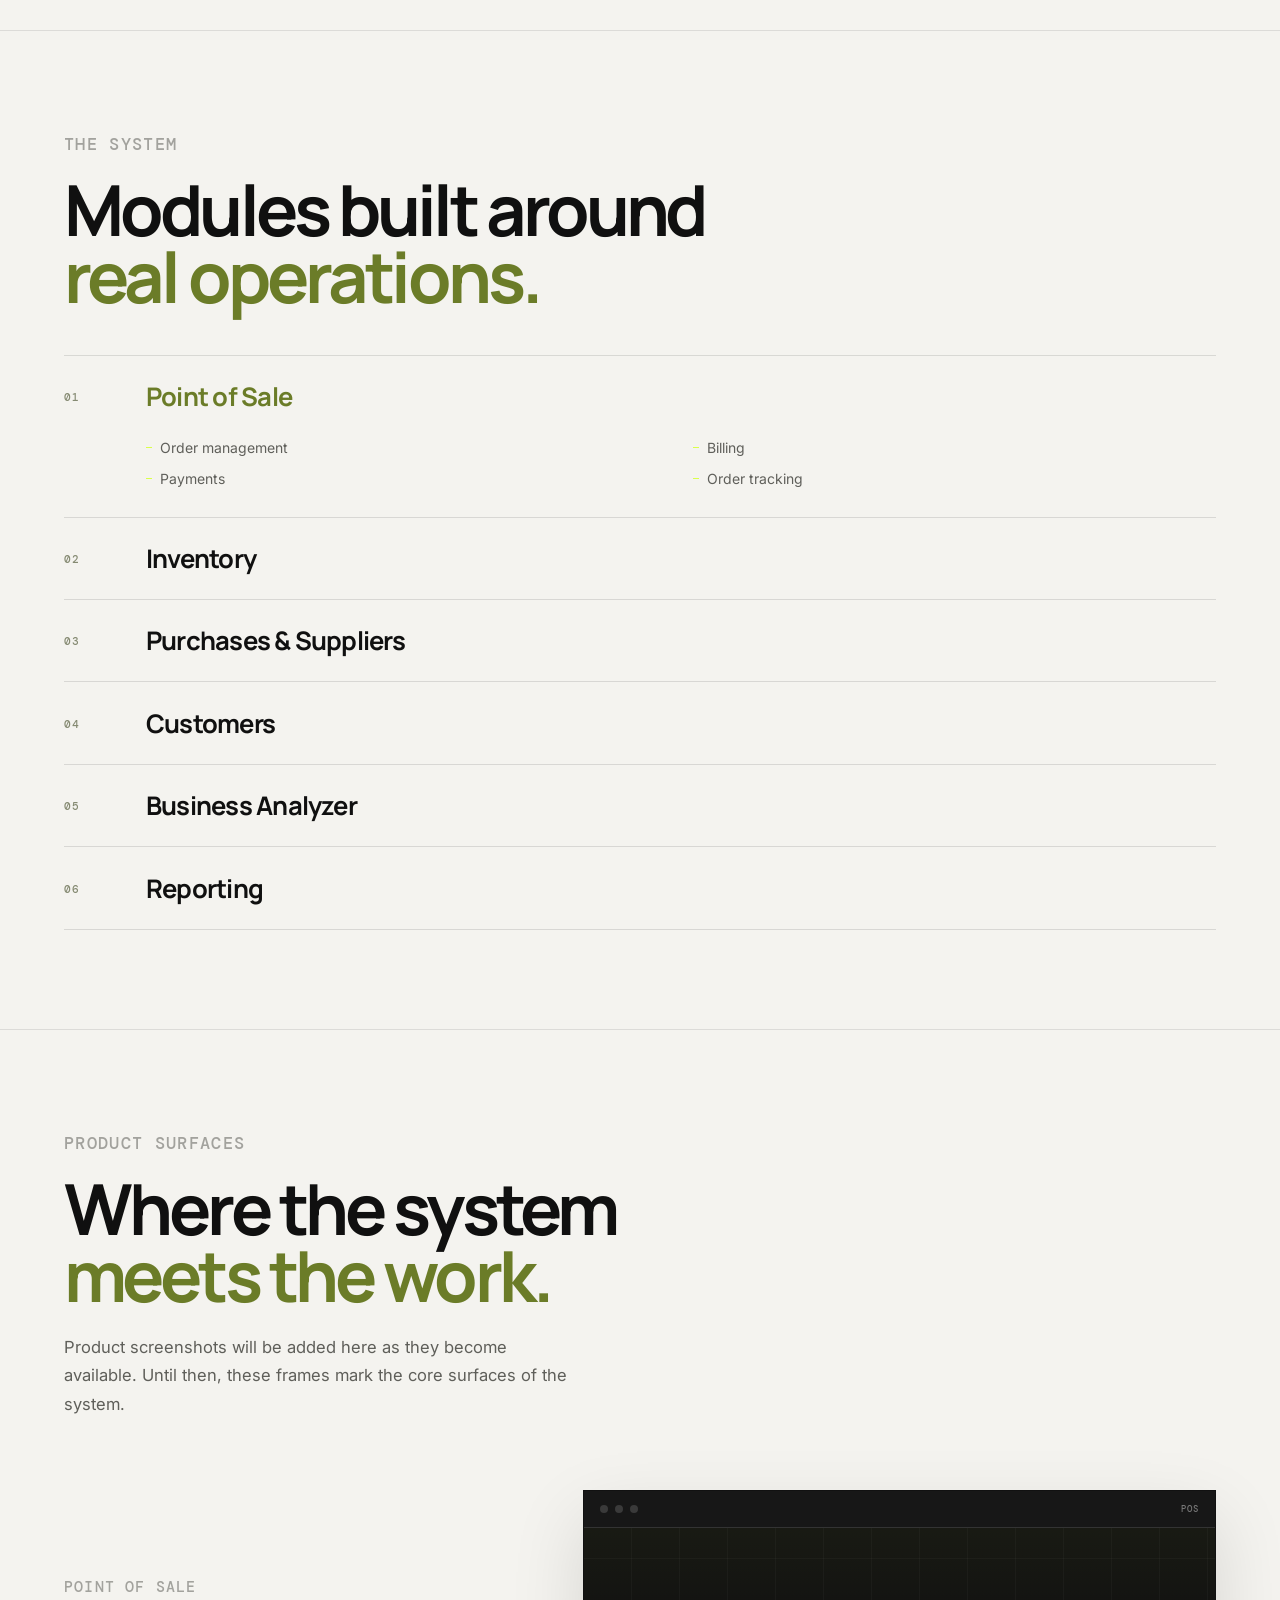
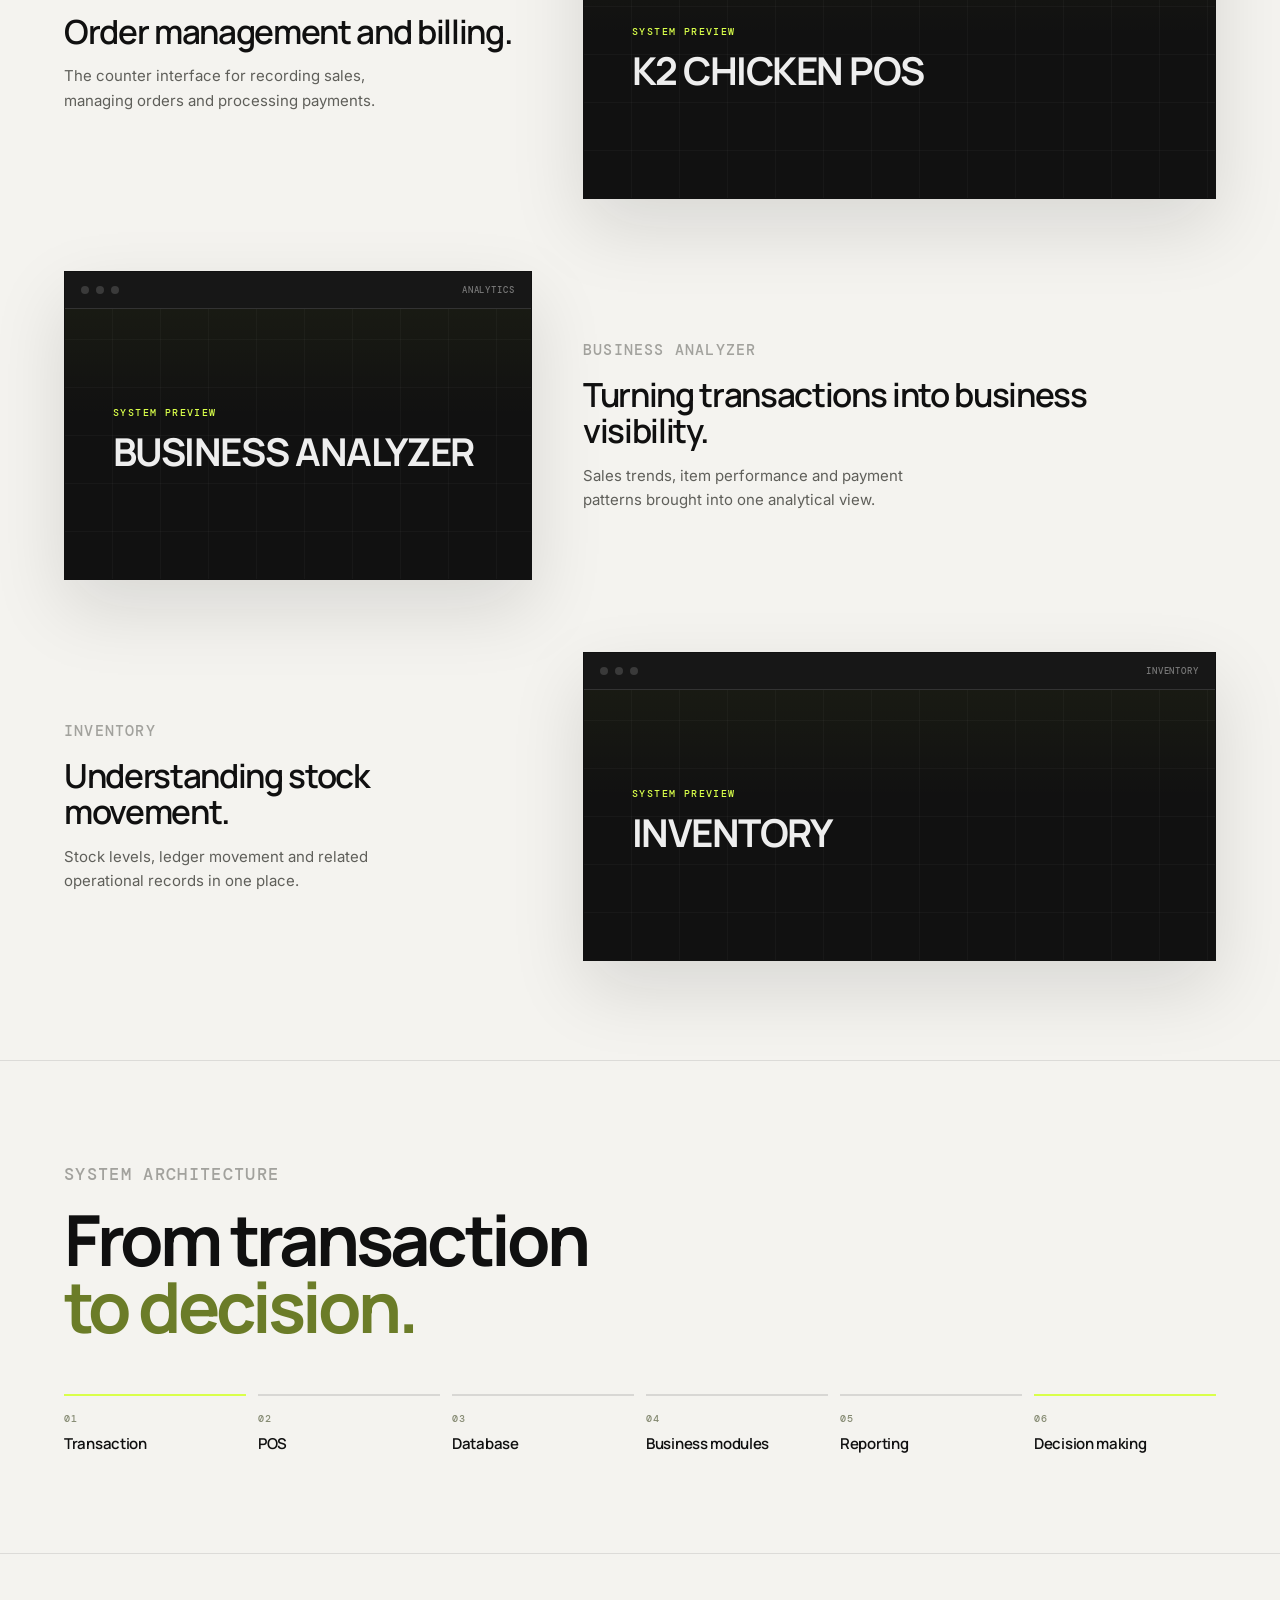
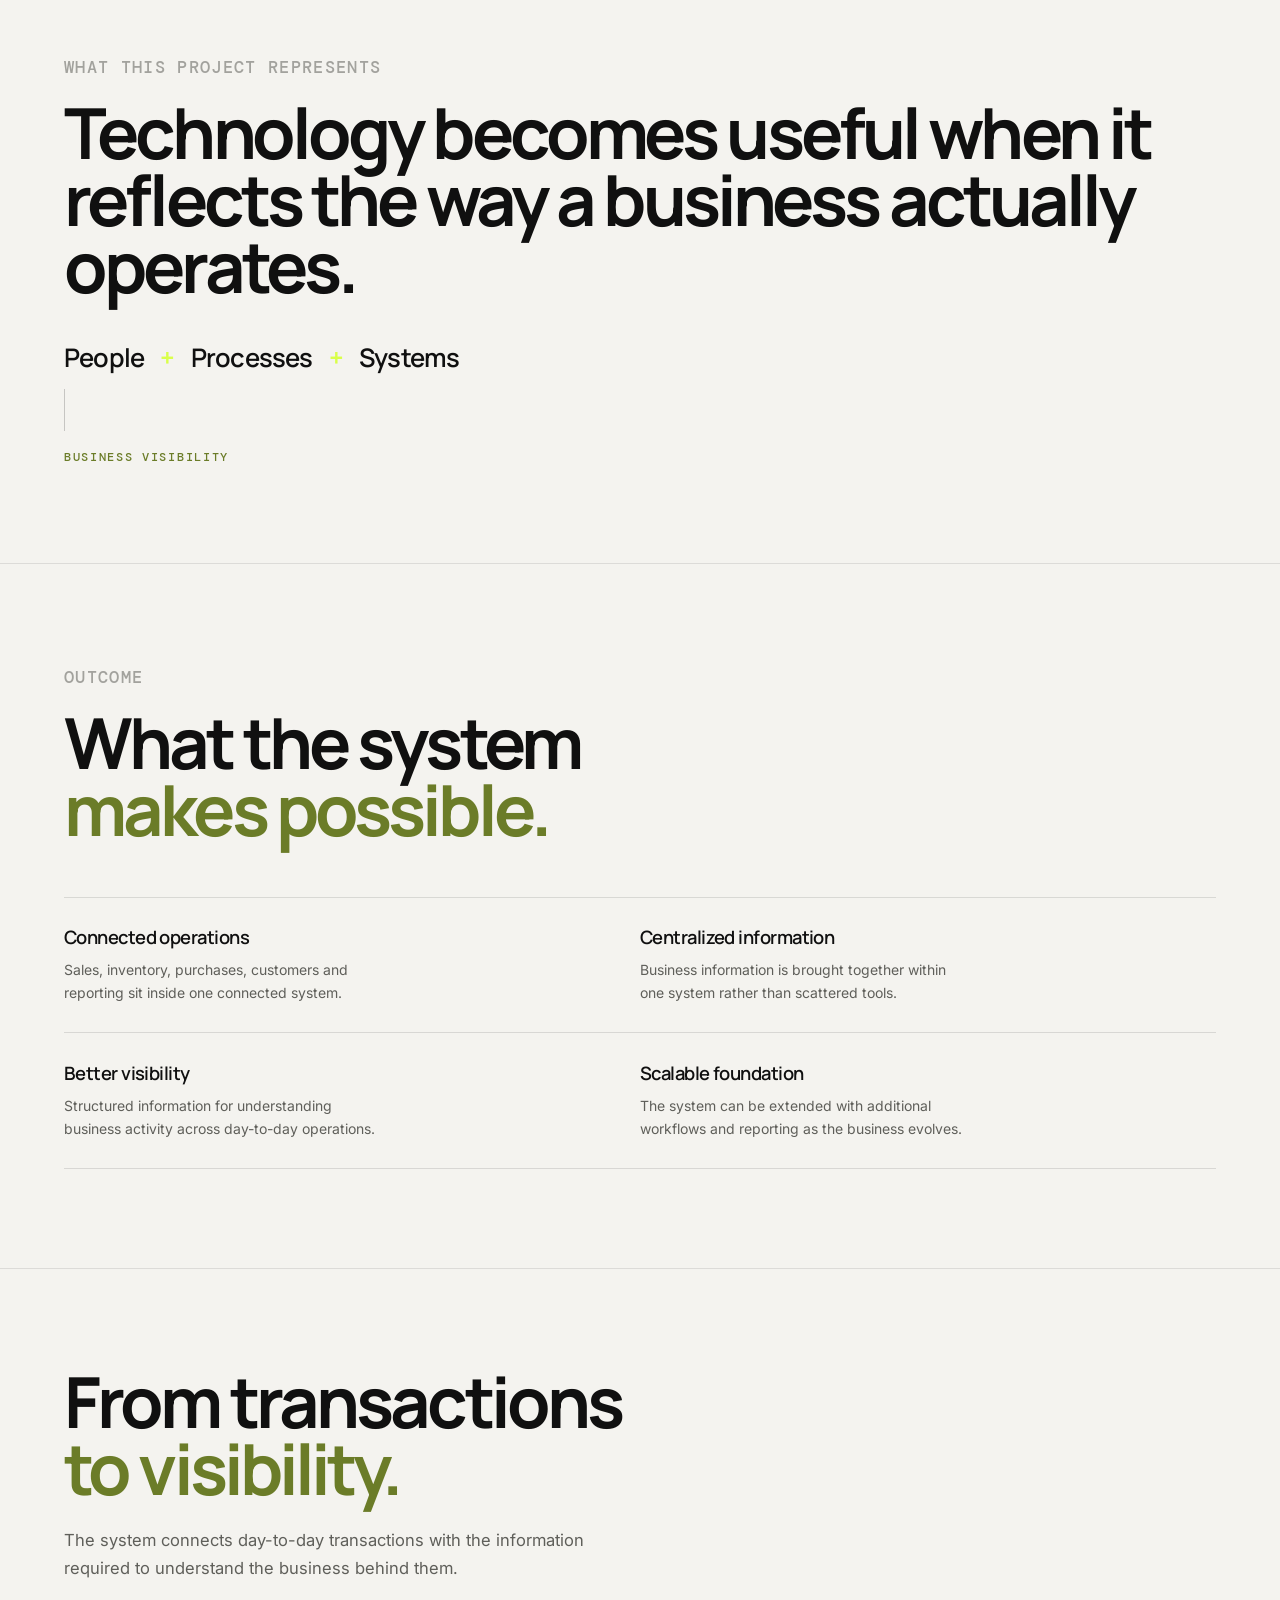
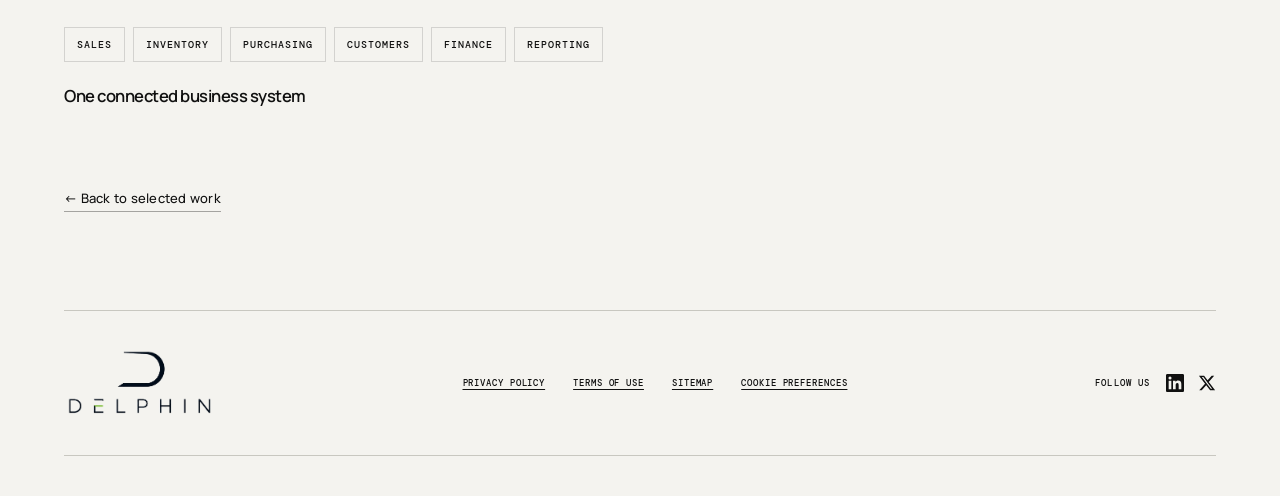
<file: work/k2-chicken/index.html>
<!doctype html>
<html lang="en">
  <head>
    <meta charset="UTF-8" />
    <meta name="viewport" content="width=device-width, initial-scale=1.0" />
    <meta
      name="description"
      content="K2 Chicken — Integrated POS & Business Management System. A Delphin case study."
    />
    <title>K2 Chicken — Selected Work — Delphin</title>
    <link rel="canonical" href="https://www.delphin.in/work/k2-chicken/" />
    <link
      rel="icon"
      type="image/png"
      sizes="48x48"
      href="../../images/favicon-48x48.png"
    />
    <link
      rel="icon"
      type="image/png"
      sizes="32x32"
      href="../../images/favicon-32x32.png"
    />
    <link
      rel="icon"
      type="image/png"
      sizes="16x16"
      href="../../images/favicon-16x16.png"
    />
    <link
      rel="apple-touch-icon"
      sizes="180x180"
      href="../../images/apple-touch-icon.png"
    />
    <link rel="manifest" href="../../site.webmanifest" />
    <meta name="theme-color" content="#f4f3ef" />
    <meta property="og:type" content="article" />
    <meta property="og:url" content="https://www.delphin.in/work/k2-chicken/" />
    <meta
      property="og:title"
      content="K2 Chicken — Integrated POS & Business Management System"
    />
    <meta
      property="og:description"
      content="A business system designed around the way a growing food business actually operates."
    />
    <meta
      property="og:image"
      content="https://www.delphin.in/images/delphin-logo.png"
    />
    <meta property="og:site_name" content="Delphin" />
    <link rel="preconnect" href="https://fonts.googleapis.com" />
    <link rel="preconnect" href="https://fonts.gstatic.com" crossorigin />
    <link
      href="https://fonts.googleapis.com/css2?family=DM+Mono:wght@400;500&family=Inter:wght@400;500;600;700&family=Instrument+Serif:ital@0;1&family=Manrope:wght@500;600;700;800&display=swap"
      rel="stylesheet"
    />
    <link rel="stylesheet" href="../../styles.css" />
  </head>
  <body class="page-sub page-case">
    <div class="noise"></div>

    <header class="nav" id="siteNav">
      <div class="nav-pill nav-pill-left">
        <button
          class="menu"
          type="button"
          aria-expanded="false"
          aria-controls="navPanel"
          aria-label="Open menu"
        >
          <span></span><span></span><span></span>
        </button>
        <a class="brand" href="../../index.html" aria-label="Delphin home">
          <img
            class="brand-logo"
            src="../../images/delphin-logo-transparent.png"
            alt="Delphin"
            width="766"
            height="366"
          />
        </a>
      </div>
      <a class="nav-pill nav-pill-right nav-cta" href="../../contact.html"
        >Let's talk <span aria-hidden="true">↗</span></a
      >
      <div class="nav-overlay" id="navOverlay" aria-hidden="true">
        <nav class="nav-panel" id="navPanel" aria-label="Primary">
          <a href="../../index.html#capabilities">Capabilities</a>
          <a href="../../index.html#method">How we work</a>
          <a href="../../index.html#work">Selected work</a>
          <a href="../../index.html#insights">Insights</a>
          <a href="../../contact.html">Contact</a>
        </nav>
      </div>
    </header>

    <main class="site-flow case-study">
      <section class="case-hero section-light">
        <div class="case-hero__inner reveal visible">
          <a class="page-back" href="../../index.html#work" data-page-back>← Back</a>
          <p class="case-eyebrow">
            <span>REAL PROJECT</span>
            <span aria-hidden="true">/</span>
            <span>DELPHIN INC.</span>
          </p>
          <p class="case-client">K2 CHICKEN</p>
          <h1>
            Integrated POS &amp;<br />
            Business Management System
          </h1>
          <p class="case-lede">
            A business system designed around the way a growing food business
            actually operates.
          </p>
        </div>
      </section>

      <section class="case-section case-context section-light" id="business">
        <div class="case-section__head reveal">
          <p class="kicker">The business</p>
          <h2>Multiple activities.<br /><em>One operating system.</em></h2>
          <p>
            K2 Chicken operates through interconnected business activities —
            not isolated departments.
          </p>
        </div>
        <div class="case-flow reveal" aria-label="Business activity flow">
          <div class="case-flow__item">Sales</div>
          <span class="case-flow__arrow" aria-hidden="true"></span>
          <div class="case-flow__item">Orders</div>
          <span class="case-flow__arrow" aria-hidden="true"></span>
          <div class="case-flow__item">Inventory</div>
          <span class="case-flow__arrow" aria-hidden="true"></span>
          <div class="case-flow__item">Purchasing</div>
          <span class="case-flow__arrow" aria-hidden="true"></span>
          <div class="case-flow__item">Finance</div>
          <span class="case-flow__arrow" aria-hidden="true"></span>
          <div class="case-flow__item case-flow__item--accent">Reporting</div>
        </div>
      </section>

      <section class="case-section case-problem section-light" id="problem">
        <div class="case-section__head reveal">
          <p class="kicker">The problem</p>
          <h2>The challenge wasn't<br /><em>just billing.</em></h2>
          <p>
            The business needed a way to connect everyday transactions with the
            operational and financial information required to understand what
            was happening across the business.
          </p>
        </div>
        <ul class="case-needs reveal">
          <li>Sales needed to be recorded</li>
          <li>Inventory needed visibility</li>
          <li>Purchases needed tracking</li>
          <li>Customers needed to be managed</li>
          <li>Financial information needed to be accessible</li>
          <li>Business performance needed to be analyzed</li>
        </ul>
        <div class="case-diagram reveal" aria-hidden="true">
          <svg
            class="case-diagram__svg"
            viewBox="0 0 640 220"
            role="presentation"
          >
            <line class="case-diagram__line" x1="80" y1="110" x2="560" y2="110" />
            <g class="case-diagram__node" transform="translate(80,110)">
              <circle r="6" /><text y="28">Sales</text>
            </g>
            <g class="case-diagram__node" transform="translate(176,110)">
              <circle r="6" /><text y="28">Orders</text>
            </g>
            <g class="case-diagram__node" transform="translate(272,110)">
              <circle r="6" /><text y="28">Stock</text>
            </g>
            <g class="case-diagram__node" transform="translate(368,110)">
              <circle r="6" /><text y="28">Purchase</text>
            </g>
            <g class="case-diagram__node" transform="translate(464,110)">
              <circle r="6" /><text y="28">Finance</text>
            </g>
            <g class="case-diagram__node case-diagram__node--accent" transform="translate(560,110)">
              <circle r="7" /><text y="28">Insight</text>
            </g>
          </svg>
        </div>
      </section>

      <section class="case-section case-approach section-light" id="approach">
        <div class="case-section__head reveal">
          <p class="kicker">The approach</p>
          <h2>One connected<br /><em>system.</em></h2>
          <p>
            The POS was developed as more than a billing interface. It connects
            sales, inventory, purchasing, customers, finance and analysis into
            one ecosystem.
          </p>
        </div>
        <div class="case-ecosystem reveal" aria-label="System ecosystem">
          <div class="case-ecosystem__hub">
            <span>CUSTOMERS</span>
            <i aria-hidden="true"></i>
            <strong>K2 POS</strong>
          </div>
          <div class="case-ecosystem__row">
            <span>Sales</span>
            <span>Inventory</span>
          </div>
          <div class="case-ecosystem__branches">
            <div>
              <em>Finance</em>
              <small>Daily closing · Payments</small>
            </div>
            <div>
              <em>Purchases</em>
              <small>Orders · Records</small>
            </div>
            <div>
              <em>Reporting</em>
              <small>Sales · Stock · PO</small>
            </div>
          </div>
          <div class="case-ecosystem__end">Business analysis</div>
        </div>
      </section>

      <section class="case-section case-modules section-light" id="system">
        <div class="case-section__head reveal">
          <p class="kicker">The system</p>
          <h2>Modules built around<br /><em>real operations.</em></h2>
        </div>
        <div class="case-modules-list" role="list">
          <details class="case-module reveal" open>
            <summary>
              <span>01</span>
              <strong>Point of Sale</strong>
            </summary>
            <ul>
              <li>Order management</li>
              <li>Billing</li>
              <li>Payments</li>
              <li>Order tracking</li>
            </ul>
          </details>
          <details class="case-module reveal">
            <summary>
              <span>02</span>
              <strong>Inventory</strong>
            </summary>
            <ul>
              <li>Stock tracking</li>
              <li>Stock ledger / movement</li>
              <li>Inventory visibility</li>
              <li>Wastage and yield records</li>
            </ul>
          </details>
          <details class="case-module reveal">
            <summary>
              <span>03</span>
              <strong>Purchases &amp; Suppliers</strong>
            </summary>
            <ul>
              <li>Purchase order management</li>
              <li>Purchase tracking</li>
              <li>Purchase records</li>
              <li>Purchase reporting</li>
            </ul>
          </details>
          <details class="case-module reveal">
            <summary>
              <span>04</span>
              <strong>Customers</strong>
            </summary>
            <ul>
              <li>Customer profiles</li>
              <li>Loyalty points and tiers</li>
              <li>Purchase history</li>
              <li>Customer information</li>
            </ul>
          </details>
          <details class="case-module reveal">
            <summary>
              <span>05</span>
              <strong>Business Analyzer</strong>
            </summary>
            <ul>
              <li>Sales trend analysis</li>
              <li>Top-item analysis</li>
              <li>Payment mix visibility</li>
              <li>Operational performance views</li>
            </ul>
          </details>
          <details class="case-module reveal">
            <summary>
              <span>06</span>
              <strong>Reporting</strong>
            </summary>
            <ul>
              <li>Sales and summary reports</li>
              <li>Stock reports</li>
              <li>Purchase order reports</li>
              <li>Register and product-wise reports</li>
            </ul>
          </details>
        </div>
      </section>

      <section class="case-section case-screens section-light" id="product">
        <div class="case-section__head reveal">
          <p class="kicker">Product surfaces</p>
          <h2>Where the system<br /><em>meets the work.</em></h2>
          <p>
            Product screenshots will be added here as they become available.
            Until then, these frames mark the core surfaces of the system.
          </p>
        </div>

        <article class="case-screen reveal">
          <div class="case-screen__copy">
            <p class="kicker">Point of sale</p>
            <h3>Order management and billing.</h3>
            <p>
              The counter interface for recording sales, managing orders and
              processing payments.
            </p>
          </div>
          <div class="case-screen__frame" aria-hidden="true">
            <div class="k2-preview k2-preview--screen">
              <div class="k2-preview__chrome">
                <span></span><span></span><span></span>
                <em>pos</em>
              </div>
              <div class="k2-preview__body">
                <p class="k2-preview__kicker">SYSTEM PREVIEW</p>
                <p class="k2-preview__title">K2 CHICKEN POS</p>
              </div>
            </div>
          </div>
        </article>

        <article class="case-screen case-screen--reverse reveal">
          <div class="case-screen__copy">
            <p class="kicker">Business analyzer</p>
            <h3>Turning transactions into business visibility.</h3>
            <p>
              Sales trends, item performance and payment patterns brought into
              one analytical view.
            </p>
          </div>
          <div class="case-screen__frame" aria-hidden="true">
            <div class="k2-preview k2-preview--screen">
              <div class="k2-preview__chrome">
                <span></span><span></span><span></span>
                <em>analytics</em>
              </div>
              <div class="k2-preview__body">
                <p class="k2-preview__kicker">SYSTEM PREVIEW</p>
                <p class="k2-preview__title">BUSINESS ANALYZER</p>
              </div>
            </div>
          </div>
        </article>

        <article class="case-screen reveal">
          <div class="case-screen__copy">
            <p class="kicker">Inventory</p>
            <h3>Understanding stock movement.</h3>
            <p>
              Stock levels, ledger movement and related operational records in
              one place.
            </p>
          </div>
          <div class="case-screen__frame" aria-hidden="true">
            <div class="k2-preview k2-preview--screen">
              <div class="k2-preview__chrome">
                <span></span><span></span><span></span>
                <em>inventory</em>
              </div>
              <div class="k2-preview__body">
                <p class="k2-preview__kicker">SYSTEM PREVIEW</p>
                <p class="k2-preview__title">INVENTORY</p>
              </div>
            </div>
          </div>
        </article>
      </section>

      <section class="case-section case-arch section-light" id="architecture">
        <div class="case-section__head reveal">
          <p class="kicker">System architecture</p>
          <h2>From transaction<br /><em>to decision.</em></h2>
        </div>
        <ol class="case-arch-flow reveal">
          <li><span>01</span><strong>Transaction</strong></li>
          <li><span>02</span><strong>POS</strong></li>
          <li><span>03</span><strong>Database</strong></li>
          <li><span>04</span><strong>Business modules</strong></li>
          <li><span>05</span><strong>Reporting</strong></li>
          <li><span>06</span><strong>Decision making</strong></li>
        </ol>
      </section>

      <section class="case-section case-delphin section-light" id="represents">
        <div class="case-section__head reveal">
          <p class="kicker">What this project represents</p>
          <h2>
            Technology becomes useful when it reflects the way a business
            actually operates.
          </h2>
        </div>
        <div class="case-formula reveal" aria-label="Delphin connection">
          <div class="case-formula__parts">
            <span>People</span>
            <i>+</i>
            <span>Processes</span>
            <i>+</i>
            <span>Systems</span>
          </div>
          <div class="case-formula__arrow" aria-hidden="true"></div>
          <div class="case-formula__result">Business visibility</div>
        </div>
      </section>

      <section class="case-section case-outcomes section-light" id="outcomes">
        <div class="case-section__head reveal">
          <p class="kicker">Outcome</p>
          <h2>What the system<br /><em>makes possible.</em></h2>
        </div>
        <div class="case-outcome-grid">
          <article class="reveal">
            <h3>Connected operations</h3>
            <p>
              Sales, inventory, purchases, customers and reporting sit inside
              one connected system.
            </p>
          </article>
          <article class="reveal">
            <h3>Centralized information</h3>
            <p>
              Business information is brought together within one system rather
              than scattered tools.
            </p>
          </article>
          <article class="reveal">
            <h3>Better visibility</h3>
            <p>
              Structured information for understanding business activity across
              day-to-day operations.
            </p>
          </article>
          <article class="reveal">
            <h3>Scalable foundation</h3>
            <p>
              The system can be extended with additional workflows and reporting
              as the business evolves.
            </p>
          </article>
        </div>
      </section>

      <section class="case-section case-close section-light" id="close">
        <div class="case-close__inner reveal">
          <h2>From transactions<br /><em>to visibility.</em></h2>
          <p>
            The system connects day-to-day transactions with the information
            required to understand the business behind them.
          </p>
          <div class="case-close__stack" aria-hidden="true">
            <span>Sales</span>
            <span>Inventory</span>
            <span>Purchasing</span>
            <span>Customers</span>
            <span>Finance</span>
            <span>Reporting</span>
          </div>
          <p class="case-close__result">One connected business system</p>
          <a class="case-back" href="../../index.html#work"
            >← Back to selected work</a
          >
        </div>
      </section>
    </main>

    <footer class="site-footer site-footer--compact">
      <div class="footer-bar">
        <a class="footer-logo" href="../../index.html" aria-label="Delphin home">
          <img
            class="footer-logo-img"
            src="../../images/delphin-logo-transparent.png"
            alt="Delphin"
            width="766"
            height="366"
          />
        </a>
        <nav class="footer-legal" aria-label="Legal">
          <a href="../../privacy.html">Privacy Policy</a>
          <a href="../../terms.html">Terms of Use</a>
          <a href="#">Sitemap</a>
          <a href="#">Cookie Preferences</a>
        </nav>
        <div class="footer-social">
          <span class="footer-social-label">Follow Us</span>
          <div class="footer-social-icons">
            <a
              href="https://www.linkedin.com/company/delphin-solutions"
              aria-label="LinkedIn"
              target="_blank"
              rel="noopener noreferrer"
              ><svg width="18" height="18" viewBox="0 0 24 24" fill="currentColor" aria-hidden="true"><path d="M20.45 20.45h-3.55v-5.57c0-1.33-.02-3.04-1.85-3.04-1.85 0-2.13 1.45-2.13 2.94v5.67H9.35V9h3.41v1.56h.05c.48-.9 1.64-1.85 3.37-1.85 3.6 0 4.27 2.37 4.27 5.46v6.28zM5.34 7.43a2.06 2.06 0 1 1 0-4.12 2.06 2.06 0 0 1 0 4.12zM7.12 20.45H3.56V9h3.56v11.45zM22.23 0H1.77C.79 0 0 .77 0 1.73v20.54C0 23.23.79 24 1.77 24h20.46c.98 0 1.77-.77 1.77-1.73V1.73C24 .77 23.21 0 22.23 0z"/></svg></a>
            <a href="https://x.com/Delphin_India" aria-label="X" target="_blank" rel="noopener noreferrer"
              ><svg width="18" height="18" viewBox="0 0 24 24" fill="currentColor" aria-hidden="true"><path d="M18.244 2.25h3.308l-7.227 8.26 8.502 11.24H16.17l-5.214-6.817L4.99 21.75H1.68l7.73-8.835L1.254 2.25H8.08l4.713 6.231zm-1.161 17.52h1.833L7.084 4.126H5.117z"/></svg></a>
          </div>
        </div>
      </div>
    </footer>

    <script src="../../script.js"></script>
    <script src="../../work-case.js"></script>
  </body>
</html>
</file>
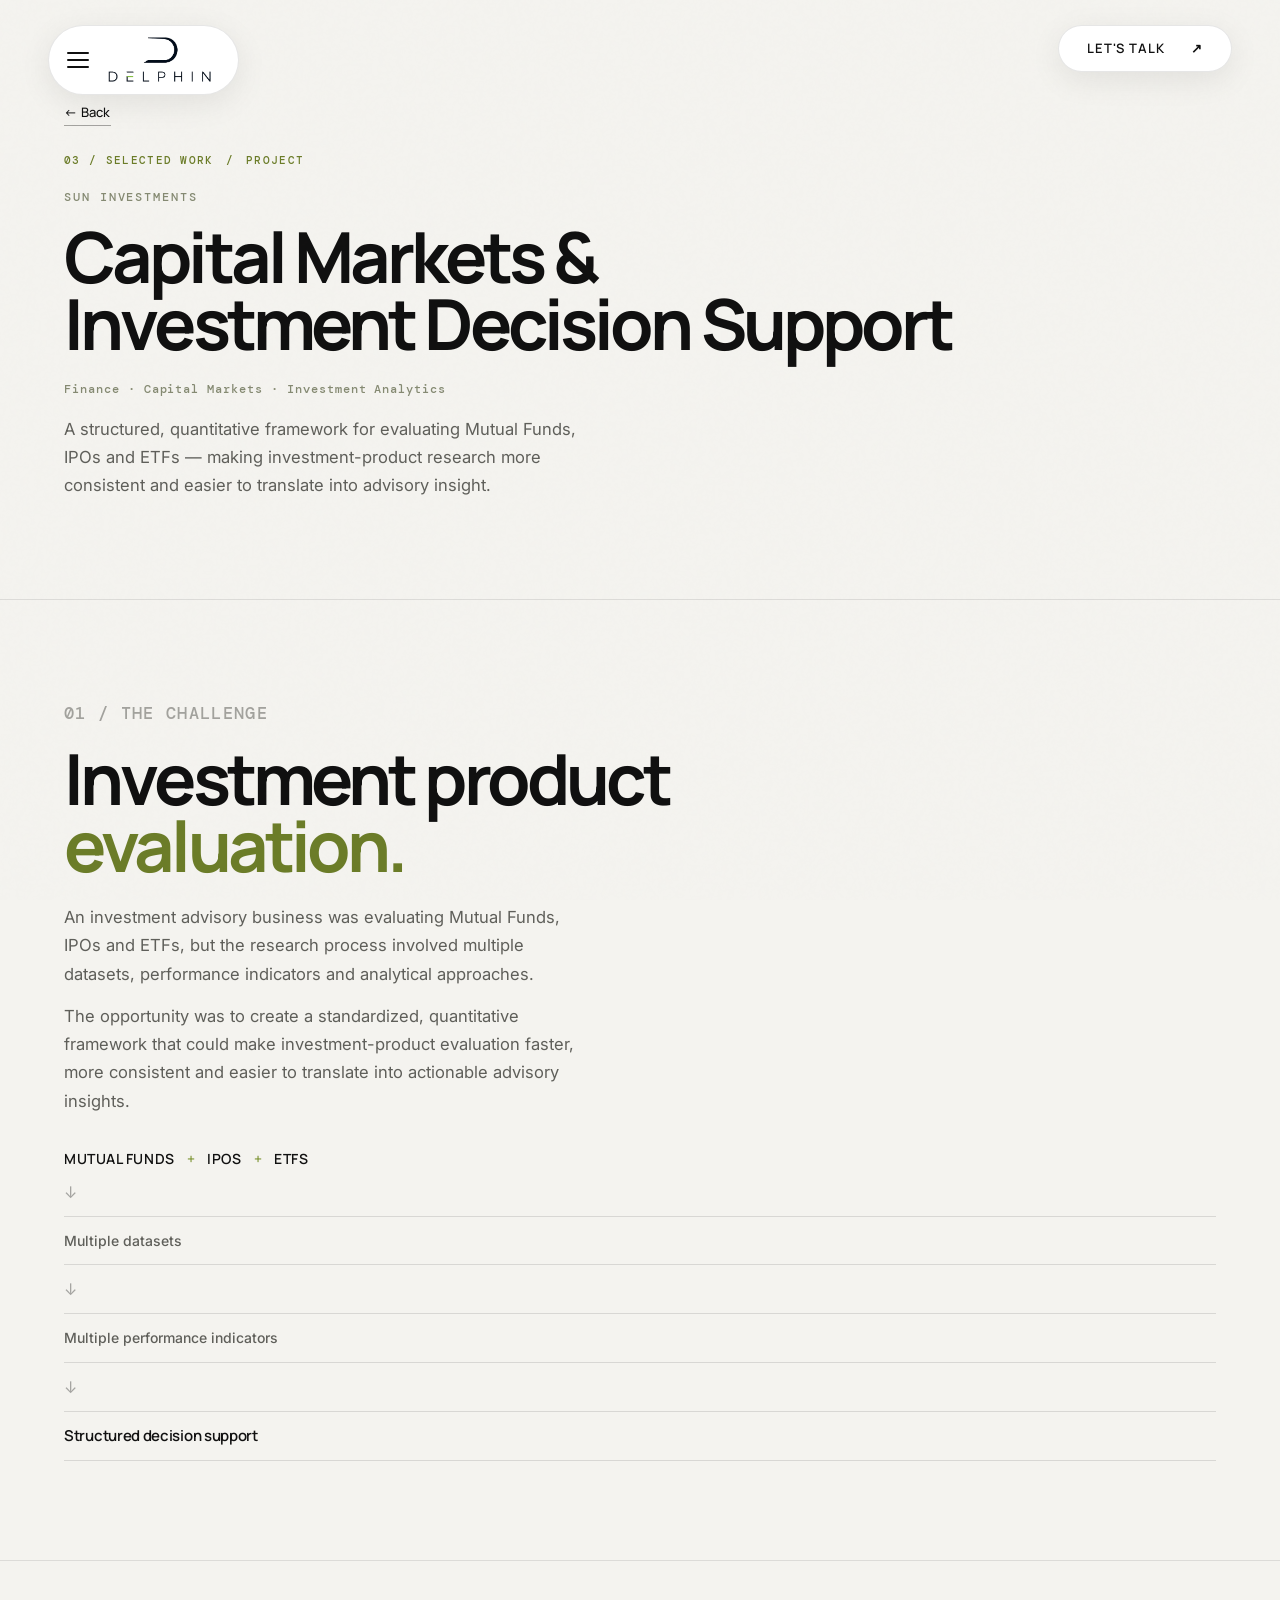
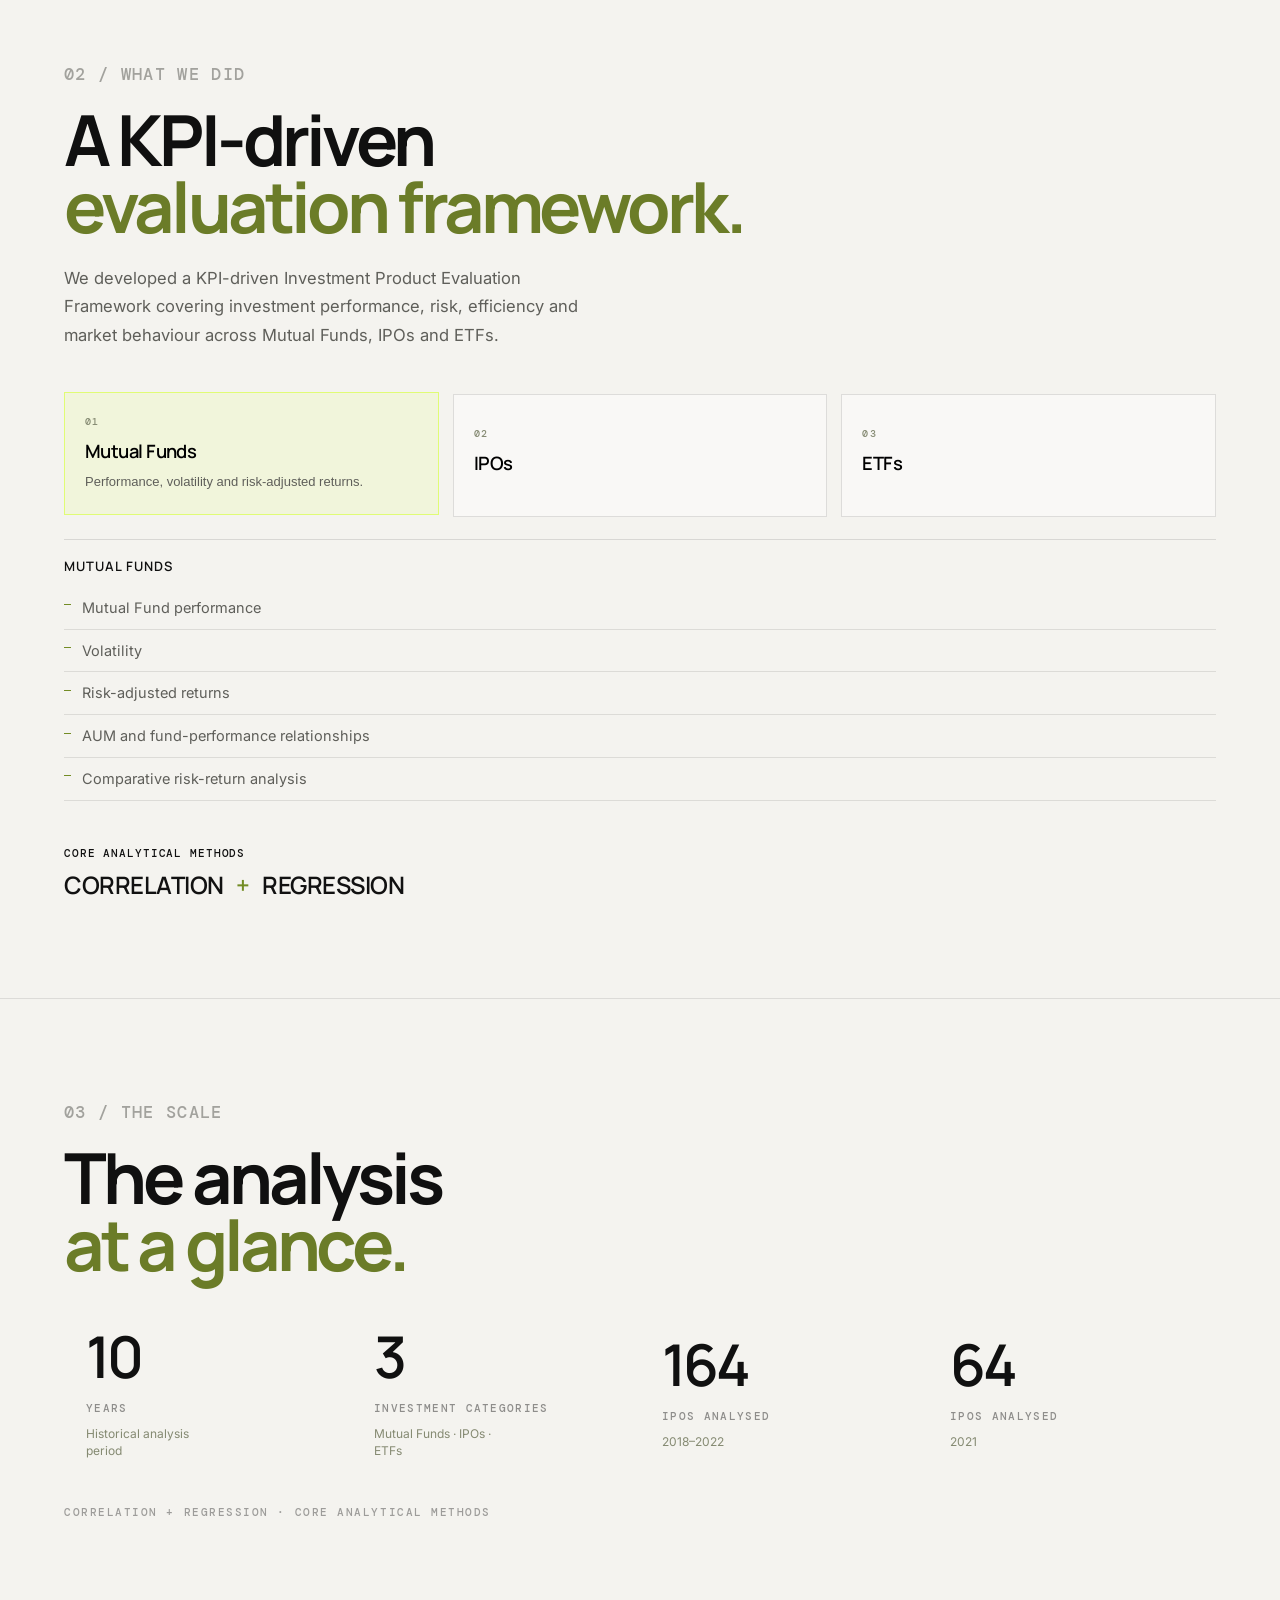
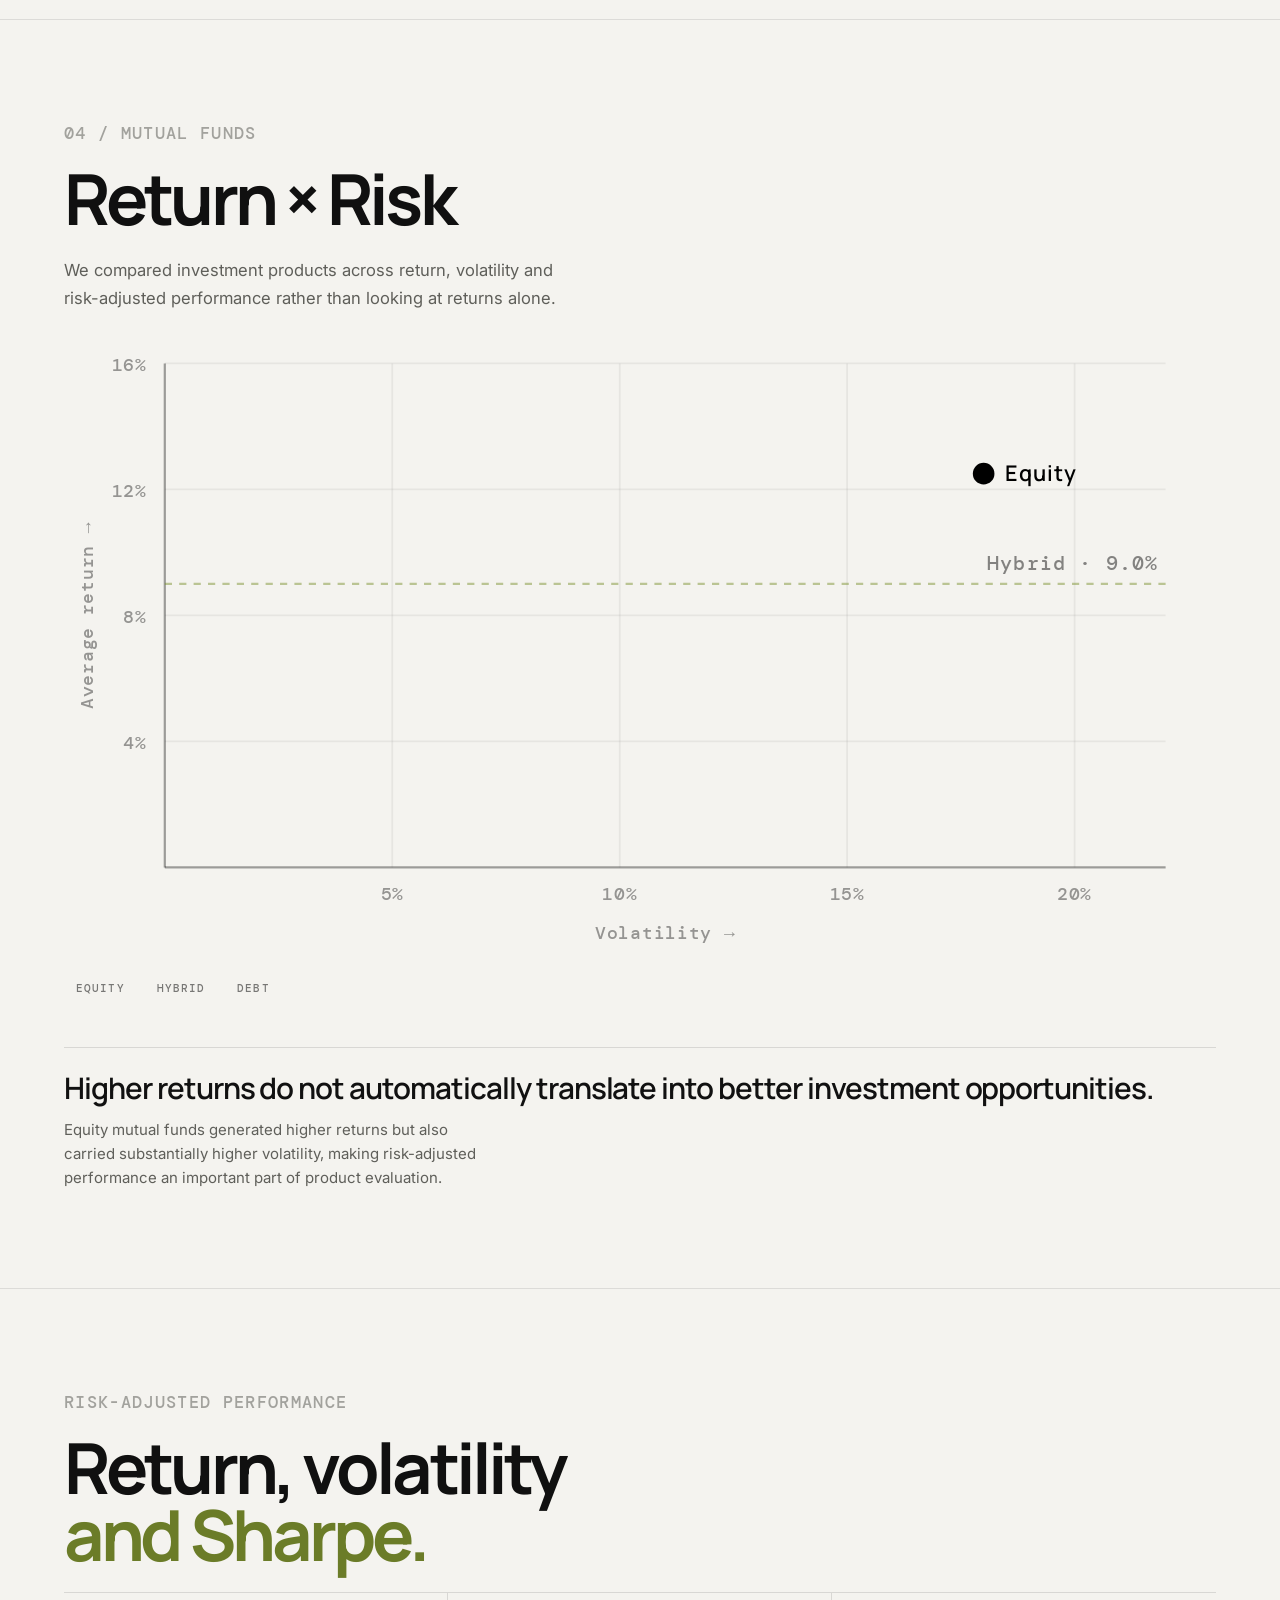
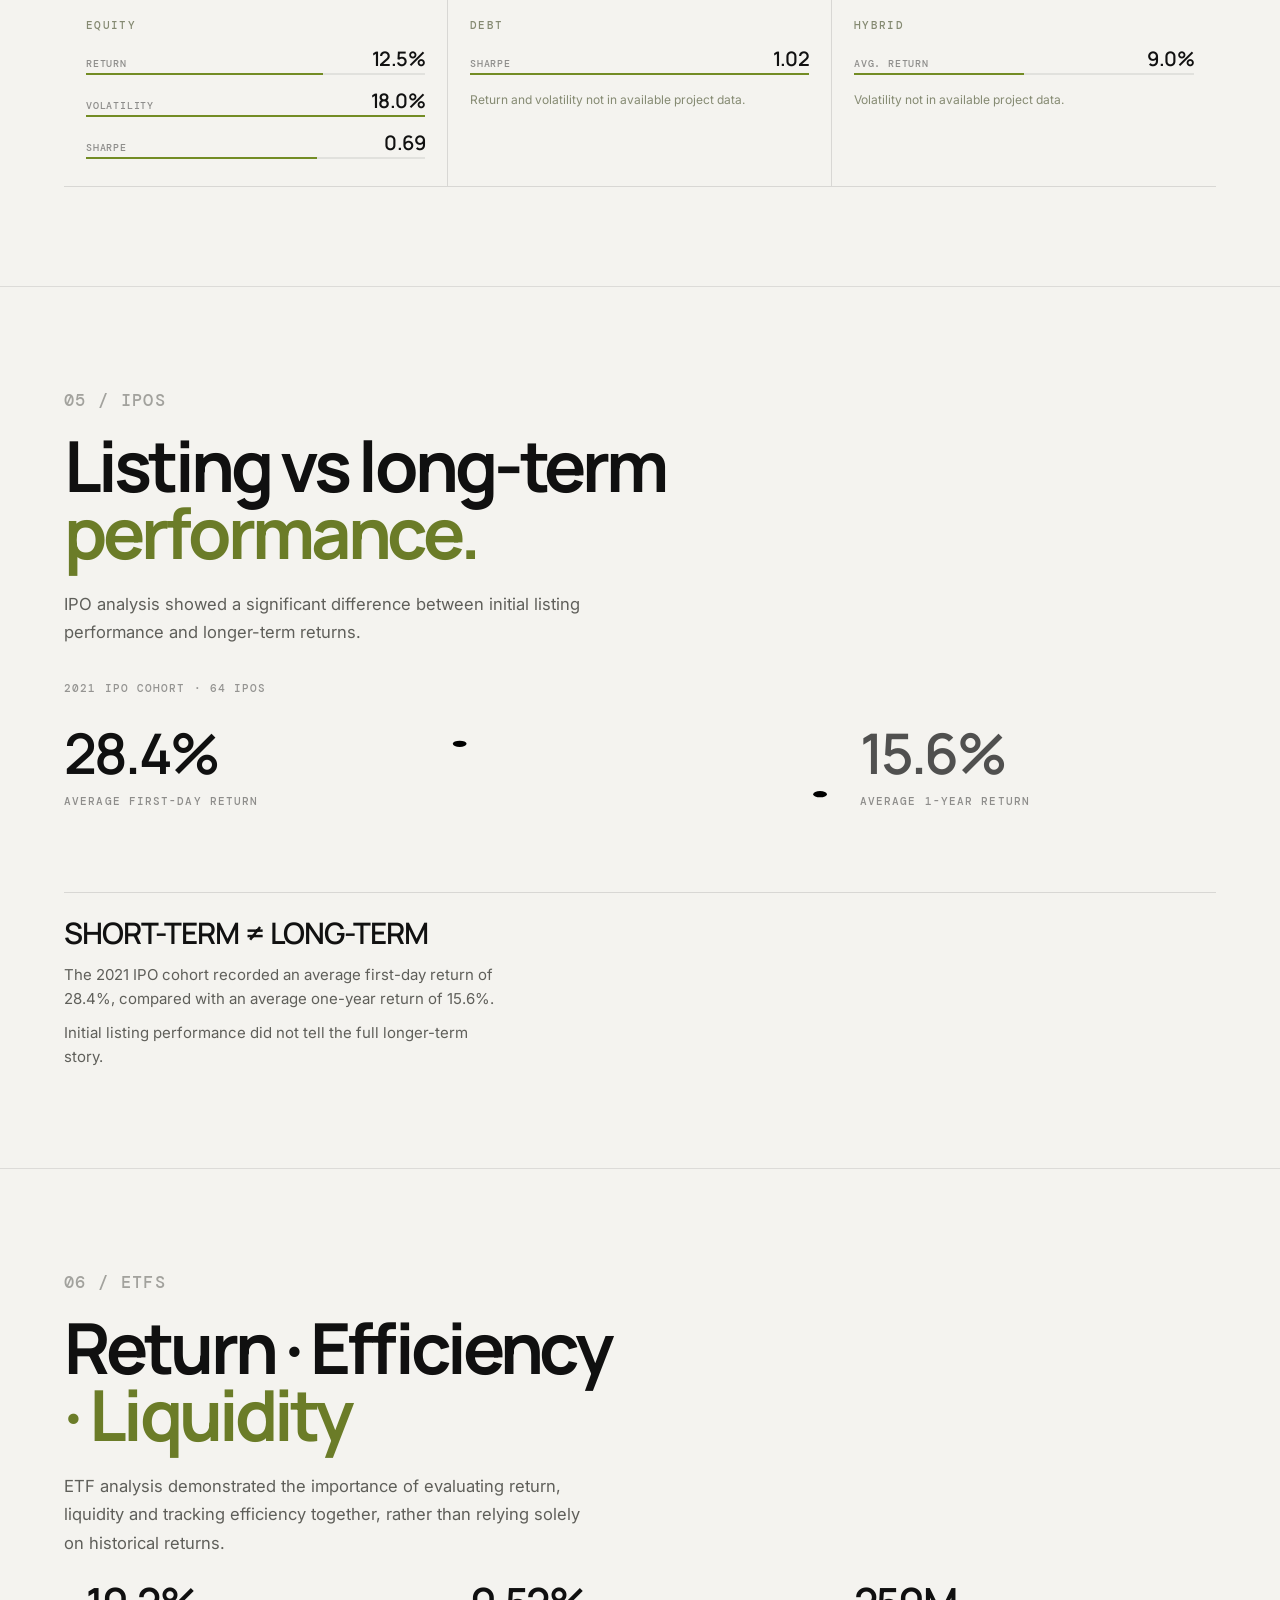
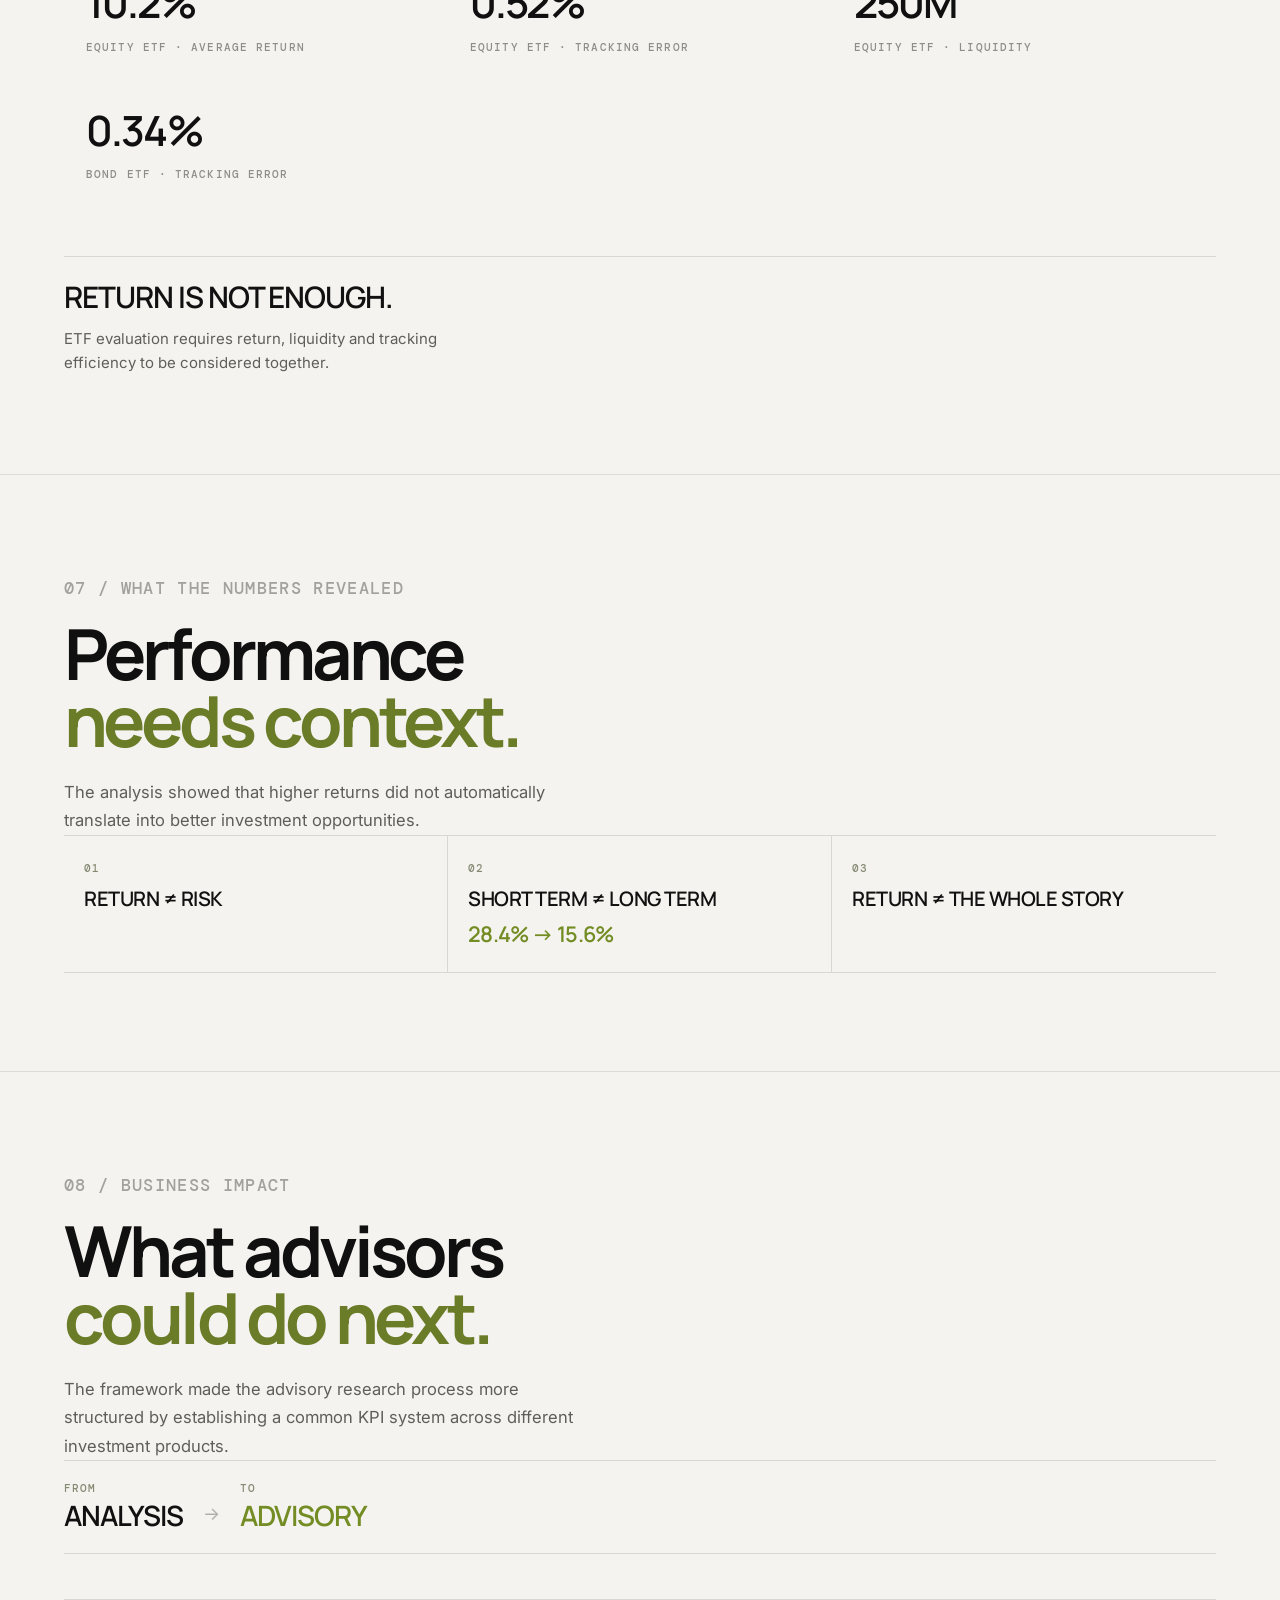
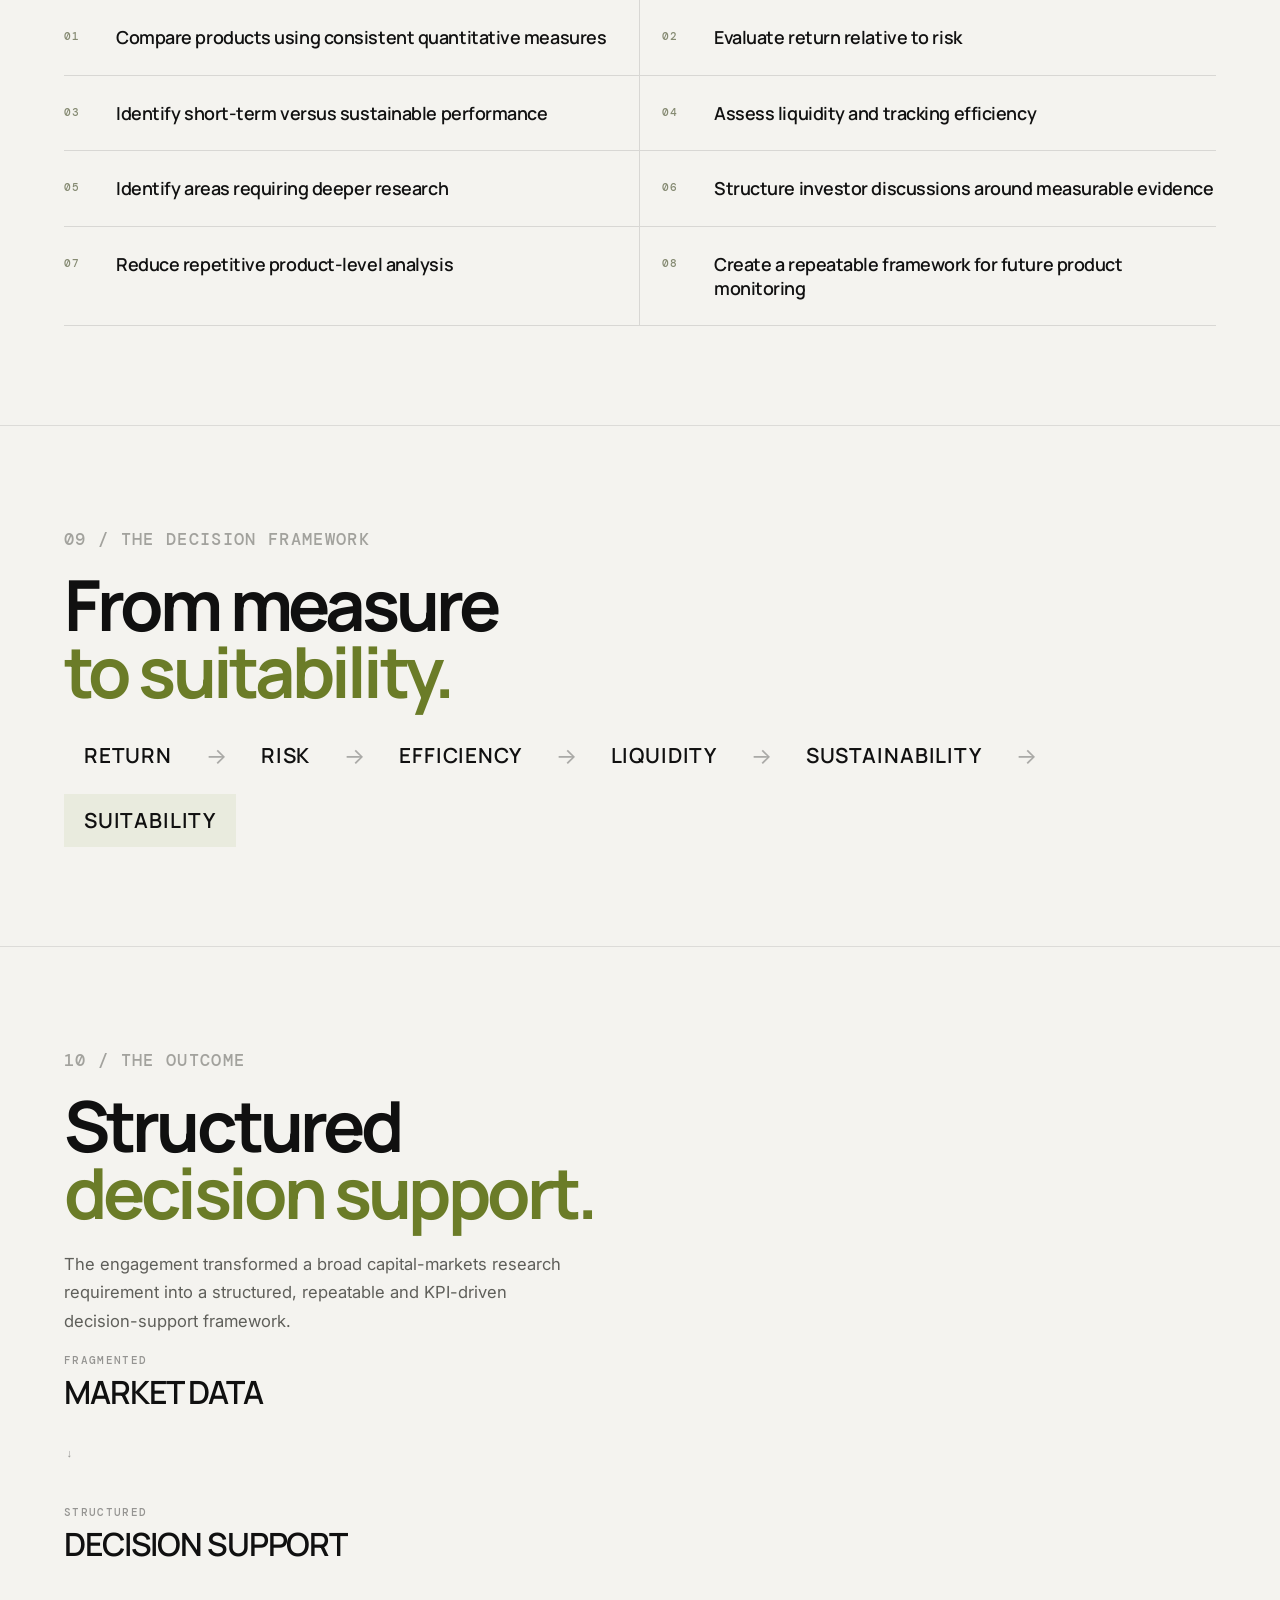
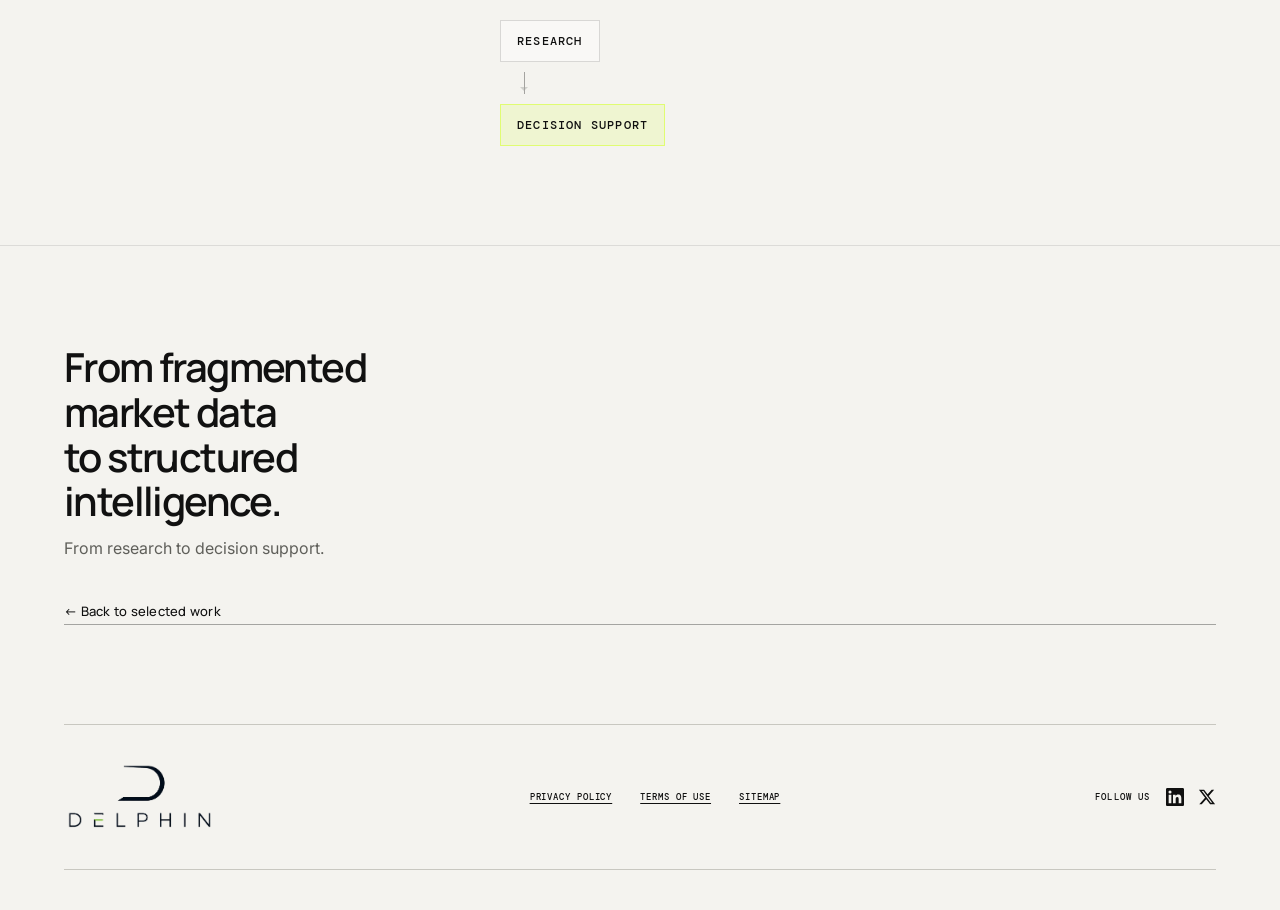
<file: work/sun-investments/index.html>
<!doctype html>
<html lang="en">
  <head>
    <meta charset="UTF-8" />
    <meta name="viewport" content="width=device-width, initial-scale=1.0" />
    <meta
      name="description"
      content="Sun Investments — Capital Markets & Investment Decision Support. A Delphin case study."
    />
    <title>Sun Investments — Selected Work — Delphin</title>
    <link rel="canonical" href="https://www.delphin.in/work/sun-investments/" />
    <link rel="icon" type="image/png" sizes="48x48" href="../../images/favicon-48x48.png" />
    <link rel="icon" type="image/png" sizes="32x32" href="../../images/favicon-32x32.png" />
    <link rel="icon" type="image/png" sizes="16x16" href="../../images/favicon-16x16.png" />
    <link rel="apple-touch-icon" sizes="180x180" href="../../images/apple-touch-icon.png" />
    <link rel="manifest" href="../../site.webmanifest" />
    <meta name="theme-color" content="#f4f3ef" />
    <meta property="og:type" content="article" />
    <meta property="og:url" content="https://www.delphin.in/work/sun-investments/" />
    <meta
      property="og:title"
      content="Sun Investments — Capital Markets & Investment Decision Support"
    />
    <meta
      property="og:description"
      content="A KPI-driven capital markets framework comparing Mutual Funds, IPOs and ETFs across return, risk, liquidity and efficiency."
    />
    <meta property="og:image" content="https://www.delphin.in/images/delphin-logo.png" />
    <meta property="og:site_name" content="Delphin" />
    <link rel="preconnect" href="https://fonts.googleapis.com" />
    <link rel="preconnect" href="https://fonts.gstatic.com" crossorigin />
    <link
      href="https://fonts.googleapis.com/css2?family=DM+Mono:wght@400;500&family=Inter:wght@400;500;600;700&family=Instrument+Serif:ital@0;1&family=Manrope:wght@500;600;700;800&display=swap"
      rel="stylesheet"
    />
    <link rel="stylesheet" href="../../styles.css" />
  </head>
  <body class="page-sub page-case page-case--sun">
    <div class="noise"></div>

    <header class="nav" id="siteNav">
      <div class="nav-pill nav-pill-left">
        <button class="menu" type="button" aria-expanded="false" aria-controls="navPanel" aria-label="Open menu">
          <span></span><span></span><span></span>
        </button>
        <a class="brand" href="../../index.html" aria-label="Delphin home">
          <img class="brand-logo" src="../../images/delphin-logo-transparent.png" alt="Delphin" width="766" height="366" />
        </a>
      </div>
      <a class="nav-pill nav-pill-right nav-cta" href="../../contact.html"
        >Let's talk <span aria-hidden="true">↗</span></a
      >
      <div class="nav-overlay" id="navOverlay" aria-hidden="true">
        <nav class="nav-panel" id="navPanel" aria-label="Primary">
          <a href="../../index.html#capabilities">Capabilities</a>
          <a href="../../index.html#method">How we work</a>
          <a href="../../index.html#work">Selected work</a>
          <a href="../../index.html#insights">Insights</a>
          <a href="../../contact.html">Contact</a>
        </nav>
      </div>
    </header>

    <main class="site-flow case-study">
      <section class="case-hero section-light">
        <div class="case-hero__inner reveal visible">
          <a class="page-back" href="../../index.html#work" data-page-back>← Back</a>
          <p class="case-eyebrow">
            <span>03 / SELECTED WORK</span>
            <span aria-hidden="true">/</span>
            <span>PROJECT</span>
          </p>
          <p class="case-client">SUN INVESTMENTS</p>
          <h1>Capital Markets &amp;<br />Investment Decision Support</h1>
          <p class="case-tags">Finance · Capital Markets · Investment Analytics</p>
          <p class="case-lede">
            A structured, quantitative framework for evaluating Mutual Funds,
            IPOs and ETFs — making investment-product research more consistent
            and easier to translate into advisory insight.
          </p>
        </div>
      </section>

      <!-- 01 Challenge -->
      <section class="case-section section-light">
        <div class="case-section__head reveal">
          <p class="kicker">01 / The challenge</p>
          <h2>Investment product<br /><em>evaluation.</em></h2>
          <p>
            An investment advisory business was evaluating Mutual Funds, IPOs and
            ETFs, but the research process involved multiple datasets,
            performance indicators and analytical approaches.
          </p>
          <p>
            The opportunity was to create a standardized, quantitative framework
            that could make investment-product evaluation faster, more consistent
            and easier to translate into actionable advisory insights.
          </p>
        </div>
        <div class="sun-path reveal" aria-label="From products to decision support">
          <div class="sun-path__row">
            <span>Mutual Funds</span>
            <i aria-hidden="true">+</i>
            <span>IPOs</span>
            <i aria-hidden="true">+</i>
            <span>ETFs</span>
          </div>
          <span class="sun-path__down" aria-hidden="true">↓</span>
          <div class="sun-path__step">Multiple datasets</div>
          <span class="sun-path__down" aria-hidden="true">↓</span>
          <div class="sun-path__step">Multiple performance indicators</div>
          <span class="sun-path__down" aria-hidden="true">↓</span>
          <div class="sun-path__step sun-path__step--accent">Structured decision support</div>
        </div>
      </section>

      <!-- 02 What we did -->
      <section class="case-section section-light">
        <div class="case-section__head reveal">
          <p class="kicker">02 / What we did</p>
          <h2>A KPI-driven<br /><em>evaluation framework.</em></h2>
          <p>
            We developed a KPI-driven Investment Product Evaluation Framework
            covering investment performance, risk, efficiency and market
            behaviour across Mutual Funds, IPOs and ETFs.
          </p>
        </div>
        <div class="case-lenses sun-lenses" role="list" id="sunLenses">
          <button class="case-lens is-active" type="button" data-lens="mf" aria-expanded="true">
            <span>01</span><strong>Mutual Funds</strong>
            <p>Performance, volatility and risk-adjusted returns.</p>
          </button>
          <button class="case-lens" type="button" data-lens="ipo" aria-expanded="false">
            <span>02</span><strong>IPOs</strong>
            <p>Listing performance and longer-term returns.</p>
          </button>
          <button class="case-lens" type="button" data-lens="etf" aria-expanded="false">
            <span>03</span><strong>ETFs</strong>
            <p>Returns, tracking error and liquidity.</p>
          </button>
        </div>
        <div class="sun-lens-panel reveal" id="sunLensPanel" aria-live="polite">
          <p class="sun-lens-panel__title" id="sunLensTitle">Mutual Funds</p>
          <ul class="sun-lens-panel__list" id="sunLensList">
            <li>Mutual Fund performance</li>
            <li>Volatility</li>
            <li>Risk-adjusted returns</li>
            <li>AUM and fund-performance relationships</li>
            <li>Comparative risk-return analysis</li>
          </ul>
        </div>
        <div class="sun-methods-block reveal">
          <p class="kicker">Core analytical methods</p>
          <p class="sun-methods-block__line">
            Correlation <i aria-hidden="true">+</i> Regression
          </p>
        </div>
      </section>

      <!-- 03 Scale -->
      <section class="case-section section-light" id="sun-scale">
        <div class="case-section__head reveal">
          <p class="kicker">03 / The scale</p>
          <h2>The analysis<br /><em>at a glance.</em></h2>
        </div>
        <div class="sun-scale reveal" id="sunScale" role="list">
          <button class="sun-scale__item" type="button" role="listitem" data-scale="years" aria-expanded="false" aria-controls="sunScalePanel">
            <strong class="sun-count" data-count="10">0</strong>
            <span>Years</span>
            <em>Historical analysis period</em>
          </button>
          <button class="sun-scale__item" type="button" role="listitem" data-scale="cats" aria-expanded="false" aria-controls="sunScalePanel">
            <strong class="sun-count" data-count="3">0</strong>
            <span>Investment categories</span>
            <em>Mutual Funds · IPOs · ETFs</em>
          </button>
          <button class="sun-scale__item" type="button" role="listitem" data-scale="ipos" aria-expanded="false" aria-controls="sunScalePanel">
            <strong class="sun-count" data-count="164">0</strong>
            <span>IPOs analysed</span>
            <em>2018–2022</em>
          </button>
          <button class="sun-scale__item" type="button" role="listitem" data-scale="cohort" aria-expanded="false" aria-controls="sunScalePanel">
            <strong class="sun-count" data-count="64">0</strong>
            <span>IPOs analysed</span>
            <em>2021</em>
          </button>
        </div>
        <p class="sun-methods reveal">Correlation + Regression · Core analytical methods</p>
        <div class="sun-expand" id="sunScalePanel" hidden>
          <p class="sun-expand__label" id="sunScaleLabel"></p>
          <p class="sun-expand__body" id="sunScaleBody"></p>
        </div>
      </section>

      <!-- 04 Mutual funds -->
      <section class="case-section section-light" id="sun-risk">
        <div class="case-section__head reveal">
          <p class="kicker">04 / Mutual Funds</p>
          <h2>Return × Risk</h2>
          <p>
            We compared investment products across return, volatility and
            risk-adjusted performance rather than looking at returns alone.
          </p>
        </div>

        <div class="sun-scatter reveal" id="sunScatter">
          <div
            class="sun-scatter__chart"
            id="sunScatterChart"
            role="img"
            aria-label="Scatter chart of mutual fund return versus volatility. Equity at 12.5 percent return and 18 percent volatility. Hybrid average return of 9 percent shown as a reference line."
          ></div>
          <div class="sun-tooltip" id="sunTooltip" hidden></div>
          <div class="sun-scatter__aside">
            <button class="sun-chip" type="button" data-fund="equity" aria-pressed="false">Equity</button>
            <button class="sun-chip" type="button" data-fund="hybrid" aria-pressed="false">Hybrid</button>
            <button class="sun-chip" type="button" data-fund="debt" aria-pressed="false">Debt</button>
          </div>
        </div>

        <div class="sun-expand sun-expand--detail" id="sunFundPanel" hidden>
          <p class="sun-expand__label" id="sunFundLabel"></p>
          <div class="sun-metrics" id="sunFundMetrics"></div>
          <p class="sun-expand__body" id="sunFundBody"></p>
        </div>

        <div class="sun-insight-block reveal">
          <p class="sun-insight-block__lead">
            Higher returns do not automatically translate into better investment
            opportunities.
          </p>
          <p class="sun-insight-block__sub">
            Equity mutual funds generated higher returns but also carried
            substantially higher volatility, making risk-adjusted performance an
            important part of product evaluation.
          </p>
        </div>
      </section>

      <!-- 05 Risk-adjusted metric visual -->
      <section class="case-section section-light">
        <div class="case-section__head reveal">
          <p class="kicker">Risk-adjusted performance</p>
          <h2>Return, volatility<br /><em>and Sharpe.</em></h2>
        </div>
        <div class="sun-compare reveal" role="list">
          <article class="sun-compare__col" role="listitem">
            <p class="sun-compare__name">Equity</p>
            <div class="sun-compare__rows">
              <div>
                <span>Return</span>
                <strong>12.5%</strong>
                <i style="--w: 70%"></i>
              </div>
              <div>
                <span>Volatility</span>
                <strong>18.0%</strong>
                <i style="--w: 100%"></i>
              </div>
              <div>
                <span>Sharpe</span>
                <strong>0.69</strong>
                <i style="--w: 68%"></i>
              </div>
            </div>
          </article>
          <article class="sun-compare__col" role="listitem">
            <p class="sun-compare__name">Debt</p>
            <div class="sun-compare__rows">
              <div>
                <span>Sharpe</span>
                <strong>1.02</strong>
                <i style="--w: 100%"></i>
              </div>
            </div>
            <p class="sun-compare__note">Return and volatility not in available project data.</p>
          </article>
          <article class="sun-compare__col" role="listitem">
            <p class="sun-compare__name">Hybrid</p>
            <div class="sun-compare__rows">
              <div>
                <span>Avg. return</span>
                <strong>9.0%</strong>
                <i style="--w: 50%"></i>
              </div>
            </div>
            <p class="sun-compare__note">Volatility not in available project data.</p>
          </article>
        </div>
      </section>

      <!-- 06 IPO -->
      <section class="case-section section-light" id="sun-ipo">
        <div class="case-section__head reveal">
          <p class="kicker">05 / IPOs</p>
          <h2>Listing vs long-term<br /><em>performance.</em></h2>
          <p>
            IPO analysis showed a significant difference between initial listing
            performance and longer-term returns.
          </p>
        </div>

        <button class="sun-slope reveal" type="button" id="sunSlope" aria-expanded="false" aria-controls="sunIpoPanel">
          <p class="sun-slope__kicker">2021 IPO cohort · 64 IPOs</p>
          <div class="sun-slope__grid">
            <div class="sun-slope__point sun-slope__point--start">
              <strong>28.4%</strong>
              <span>Average first-day return</span>
            </div>
            <svg class="sun-slope__line" viewBox="0 0 200 80" preserveAspectRatio="none" aria-hidden="true">
              <path d="M8 12 L192 68" />
              <circle cx="8" cy="12" r="3.5" />
              <circle cx="192" cy="68" r="3.5" />
            </svg>
            <div class="sun-slope__point sun-slope__point--end">
              <strong>15.6%</strong>
              <span>Average 1-year return</span>
            </div>
          </div>
        </button>

        <div class="sun-expand" id="sunIpoPanel" hidden>
          <dl class="sun-expand__dl">
            <div><dt>IPOs analysed — 2021</dt><dd>64</dd></div>
            <div><dt>Average first-day return — 2021</dt><dd>28.4%</dd></div>
            <div><dt>Average 1-year return — 2021</dt><dd>15.6%</dd></div>
            <div><dt>IPOs analysed — 2018–2022</dt><dd>164</dd></div>
          </dl>
        </div>

        <div class="sun-insight-block reveal">
          <p class="sun-insight-block__eq">Short-term ≠ Long-term</p>
          <p class="sun-insight-block__sub">
            The 2021 IPO cohort recorded an average first-day return of 28.4%,
            compared with an average one-year return of 15.6%.
          </p>
          <p class="sun-insight-block__sub">
            Initial listing performance did not tell the full longer-term story.
          </p>
        </div>
      </section>

      <!-- 07 ETF -->
      <section class="case-section section-light" id="sun-etf">
        <div class="case-section__head reveal">
          <p class="kicker">06 / ETFs</p>
          <h2>Return · Efficiency<br /><em>· Liquidity</em></h2>
          <p>
            ETF analysis demonstrated the importance of evaluating return,
            liquidity and tracking efficiency together, rather than relying solely
            on historical returns.
          </p>
        </div>

        <div class="sun-etf reveal" id="sunEtf" role="list">
          <button class="sun-etf__item" type="button" role="listitem" data-etf="return" aria-expanded="false" aria-controls="sunEtfPanel">
            <strong>10.2%</strong>
            <span>Equity ETF · Average return</span>
          </button>
          <button class="sun-etf__item" type="button" role="listitem" data-etf="track" aria-expanded="false" aria-controls="sunEtfPanel">
            <strong>0.52%</strong>
            <span>Equity ETF · Tracking error</span>
          </button>
          <button class="sun-etf__item" type="button" role="listitem" data-etf="liq" aria-expanded="false" aria-controls="sunEtfPanel">
            <strong>250M</strong>
            <span>Equity ETF · Liquidity</span>
          </button>
          <button class="sun-etf__item sun-etf__item--bond" type="button" role="listitem" data-etf="bond" aria-expanded="false" aria-controls="sunEtfPanel">
            <strong>0.34%</strong>
            <span>Bond ETF · Tracking error</span>
          </button>
        </div>

        <div class="sun-expand" id="sunEtfPanel" hidden>
          <p class="sun-expand__label" id="sunEtfLabel"></p>
          <p class="sun-expand__body" id="sunEtfBody"></p>
        </div>

        <div class="sun-insight-block reveal">
          <p class="sun-insight-block__eq">Return is not enough.</p>
          <p class="sun-insight-block__sub">
            ETF evaluation requires return, liquidity and tracking efficiency to
            be considered together.
          </p>
        </div>
      </section>

      <!-- 08 What the numbers revealed -->
      <section class="case-section section-light" id="sun-insights">
        <div class="case-section__head reveal">
          <p class="kicker">07 / What the numbers revealed</p>
          <h2>Performance<br /><em>needs context.</em></h2>
          <p>
            The analysis showed that higher returns did not automatically
            translate into better investment opportunities.
          </p>
        </div>

        <div class="sun-findings reveal" id="sunFindings" role="list">
          <button class="sun-finding" type="button" role="listitem" data-finding="risk" aria-expanded="false" aria-controls="sunFindingPanel">
            <span>01</span>
            <strong>Return ≠ Risk</strong>
          </button>
          <button class="sun-finding" type="button" role="listitem" data-finding="term" aria-expanded="false" aria-controls="sunFindingPanel">
            <span>02</span>
            <strong>Short term ≠ Long term</strong>
            <em aria-hidden="true">28.4% → 15.6%</em>
          </button>
          <button class="sun-finding" type="button" role="listitem" data-finding="whole" aria-expanded="false" aria-controls="sunFindingPanel">
            <span>03</span>
            <strong>Return ≠ The whole story</strong>
          </button>
        </div>

        <div class="sun-expand" id="sunFindingPanel" hidden>
          <p class="sun-expand__label" id="sunFindingLabel"></p>
          <div class="sun-expand__rich" id="sunFindingRich"></div>
          <p class="sun-expand__body" id="sunFindingBody"></p>
        </div>
      </section>

      <!-- 09 Business impact -->
      <section class="case-section section-light" id="sun-impact">
        <div class="case-section__head reveal">
          <p class="kicker">08 / Business impact</p>
          <h2>What advisors<br /><em>could do next.</em></h2>
          <p>
            The framework made the advisory research process more structured by
            establishing a common KPI system across different investment products.
          </p>
        </div>

        <div class="sun-impact-flow reveal" aria-hidden="true">
          <div class="sun-impact-flow__step">
            <span>From</span>
            <strong>Analysis</strong>
          </div>
          <span class="sun-impact-flow__arrow">→</span>
          <div class="sun-impact-flow__step sun-impact-flow__step--accent">
            <span>To</span>
            <strong>Advisory</strong>
          </div>
        </div>

        <div class="sun-impact-grid reveal" role="list" aria-label="Business impact">
          <div class="sun-impact-item" role="listitem">
            <span>01</span>
            <strong>Compare products using consistent quantitative measures</strong>
          </div>
          <div class="sun-impact-item" role="listitem">
            <span>02</span>
            <strong>Evaluate return relative to risk</strong>
          </div>
          <div class="sun-impact-item" role="listitem">
            <span>03</span>
            <strong>Identify short-term versus sustainable performance</strong>
          </div>
          <div class="sun-impact-item" role="listitem">
            <span>04</span>
            <strong>Assess liquidity and tracking efficiency</strong>
          </div>
          <div class="sun-impact-item" role="listitem">
            <span>05</span>
            <strong>Identify areas requiring deeper research</strong>
          </div>
          <div class="sun-impact-item" role="listitem">
            <span>06</span>
            <strong>Structure investor discussions around measurable evidence</strong>
          </div>
          <div class="sun-impact-item" role="listitem">
            <span>07</span>
            <strong>Reduce repetitive product-level analysis</strong>
          </div>
          <div class="sun-impact-item" role="listitem">
            <span>08</span>
            <strong>Create a repeatable framework for future product monitoring</strong>
          </div>
        </div>
      </section>

      <!-- 10 Decision framework -->
      <section class="case-section section-light" id="sun-framework">
        <div class="case-section__head reveal">
          <p class="kicker">09 / The decision framework</p>
          <h2>From measure<br /><em>to suitability.</em></h2>
        </div>
        <div class="sun-frame reveal" id="sunFrame" aria-label="Decision framework">
          <span class="sun-frame__step">Return</span>
          <span class="sun-frame__arrow" aria-hidden="true">→</span>
          <span class="sun-frame__step">Risk</span>
          <span class="sun-frame__arrow" aria-hidden="true">→</span>
          <span class="sun-frame__step">Efficiency</span>
          <span class="sun-frame__arrow" aria-hidden="true">→</span>
          <span class="sun-frame__step">Liquidity</span>
          <span class="sun-frame__arrow" aria-hidden="true">→</span>
          <span class="sun-frame__step">Sustainability</span>
          <span class="sun-frame__arrow" aria-hidden="true">→</span>
          <span class="sun-frame__step sun-frame__step--end">Suitability</span>
        </div>
      </section>

      <!-- 11 Outcome -->
      <section class="case-section section-light" id="sun-outcome">
        <div class="case-section__head reveal">
          <p class="kicker">10 / The outcome</p>
          <h2>Structured<br /><em>decision support.</em></h2>
          <p>
            The engagement transformed a broad capital-markets research
            requirement into a structured, repeatable and KPI-driven
            decision-support framework.
          </p>
        </div>
        <div class="sun-transform reveal">
          <div class="sun-transform__from">
            <span>Fragmented</span>
            <strong>Market data</strong>
          </div>
          <span class="sun-transform__arrow" aria-hidden="true">↓</span>
          <div class="sun-transform__to">
            <span>Structured</span>
            <strong>Decision support</strong>
          </div>
        </div>
        <div class="case-flow case-flow--column reveal" aria-label="From research to decision support" style="margin-top:40px;max-width:280px">
          <div class="case-flow__item">Research</div>
          <span class="case-flow__arrow case-flow__arrow--down" aria-hidden="true"></span>
          <div class="case-flow__item case-flow__item--accent">Decision support</div>
        </div>
      </section>

      <!-- 12 Final -->
      <section class="case-section section-light">
        <div class="case-section__head reveal">
          <p class="sun-final">
            From fragmented market data<br />to structured intelligence.
          </p>
          <p class="sun-final-sub">From research to decision support.</p>
        </div>
        <a class="case-back" href="../../index.html#work">← Back to selected work</a>
      </section>
    </main>

    <footer class="site-footer site-footer--compact">
      <div class="footer-bar">
        <a class="footer-logo" href="../../index.html" aria-label="Delphin home">
          <img class="footer-logo-img" src="../../images/delphin-logo-transparent.png" alt="Delphin" width="766" height="366" />
        </a>
        <nav class="footer-legal" aria-label="Legal">
          <a href="../../privacy.html">Privacy Policy</a>
          <a href="../../terms.html">Terms of Use</a>
          <a href="#">Sitemap</a>
        </nav>
        <div class="footer-social">
          <span class="footer-social-label">Follow Us</span>
          <div class="footer-social-icons">
            <a href="https://www.linkedin.com/company/delphin-solutions" aria-label="LinkedIn" target="_blank" rel="noopener noreferrer"
              ><svg width="18" height="18" viewBox="0 0 24 24" fill="currentColor" aria-hidden="true"><path d="M20.45 20.45h-3.55v-5.57c0-1.33-.02-3.04-1.85-3.04-1.85 0-2.13 1.45-2.13 2.94v5.67H9.35V9h3.41v1.56h.05c.48-.9 1.64-1.85 3.37-1.85 3.6 0 4.27 2.37 4.27 5.46v6.28zM5.34 7.43a2.06 2.06 0 1 1 0-4.12 2.06 2.06 0 0 1 0 4.12zM7.12 20.45H3.56V9h3.56v11.45zM22.23 0H1.77C.79 0 0 .77 0 1.73v20.54C0 23.23.79 24 1.77 24h20.46c.98 0 1.77-.77 1.77-1.73V1.73C24 .77 23.21 0 22.23 0z"/></svg></a>
            <a href="https://x.com/Delphin_India" aria-label="X" target="_blank" rel="noopener noreferrer"
              ><svg width="18" height="18" viewBox="0 0 24 24" fill="currentColor" aria-hidden="true"><path d="M18.244 2.25h3.308l-7.227 8.26 8.502 11.24H16.17l-5.214-6.817L4.99 21.75H1.68l7.73-8.835L1.254 2.25H8.08l4.713 6.231zm-1.161 17.52h1.833L7.084 4.126H5.117z"/></svg></a>
          </div>
        </div>
      </div>
    </footer>

    <script src="../../script.js"></script>
    <script src="../../work-case.js"></script>
    <script src="../../sun-case.js"></script>
  </body>
</html>
</file>
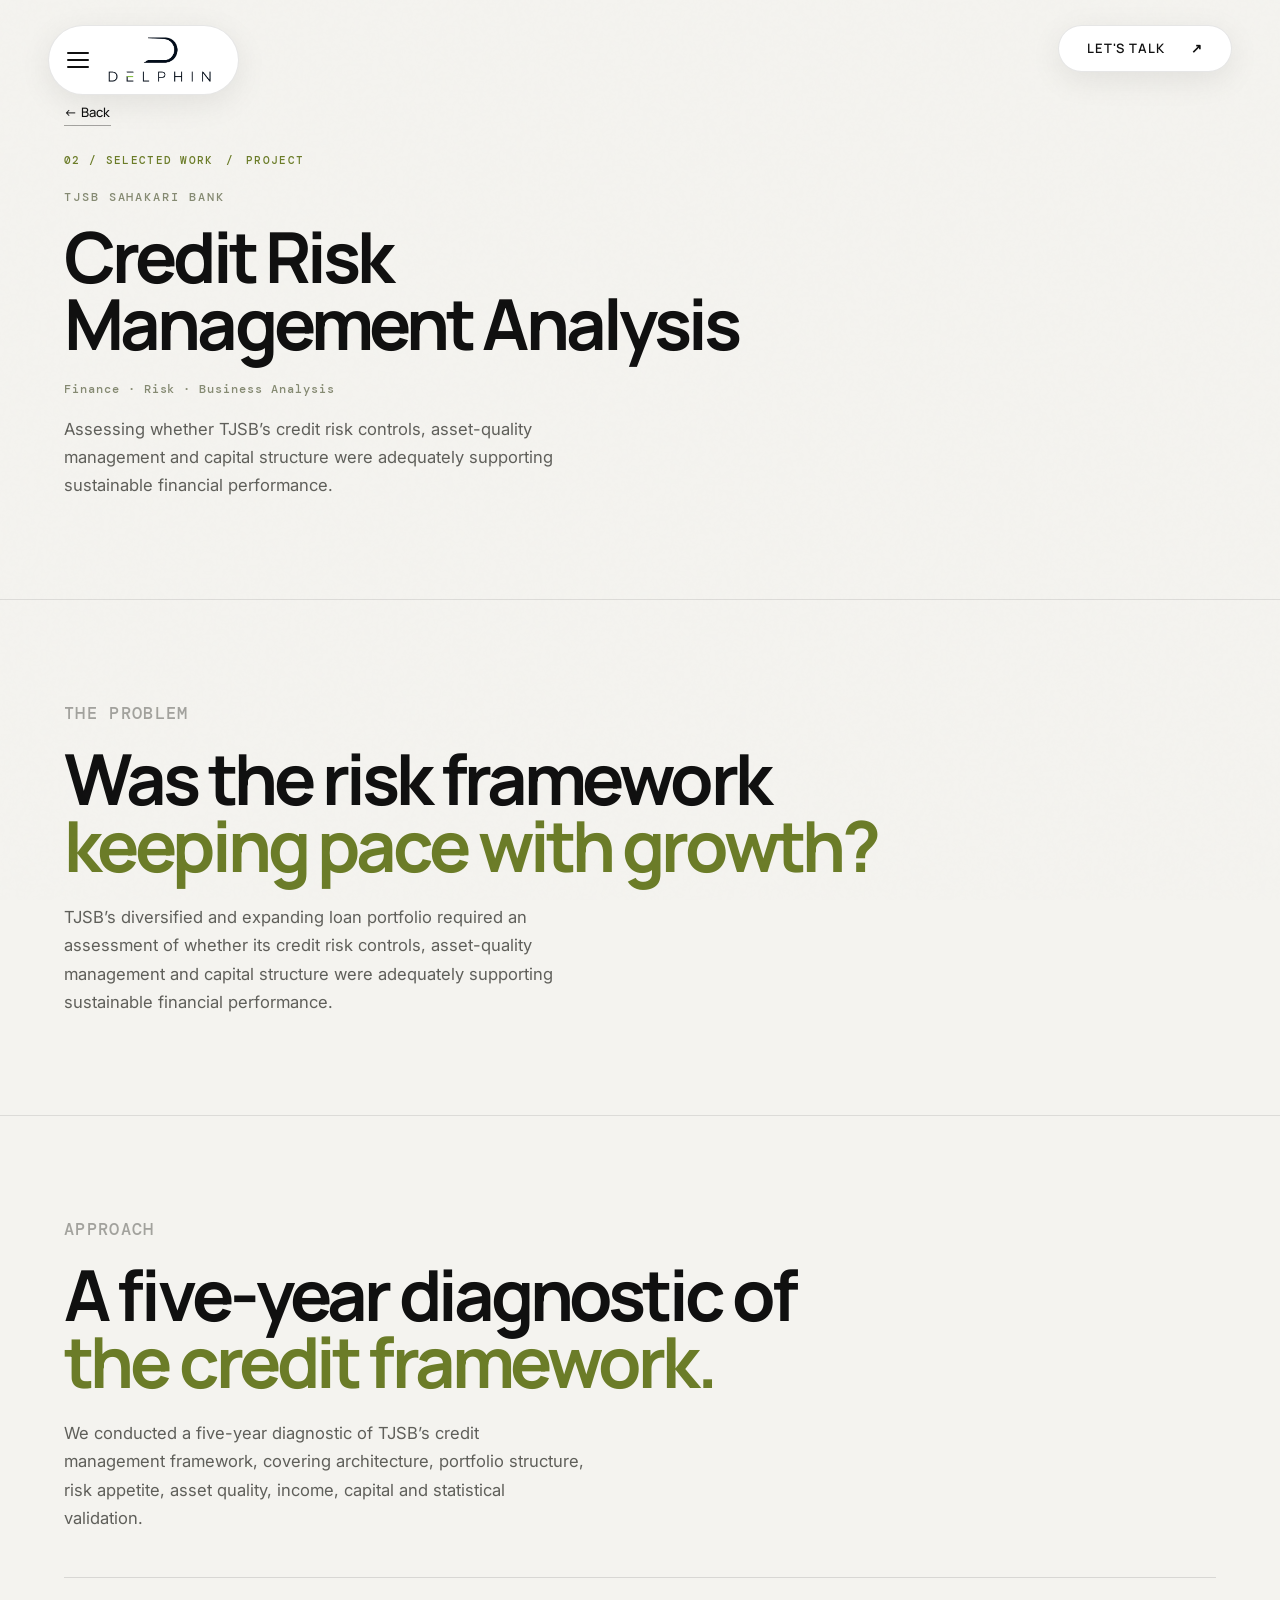
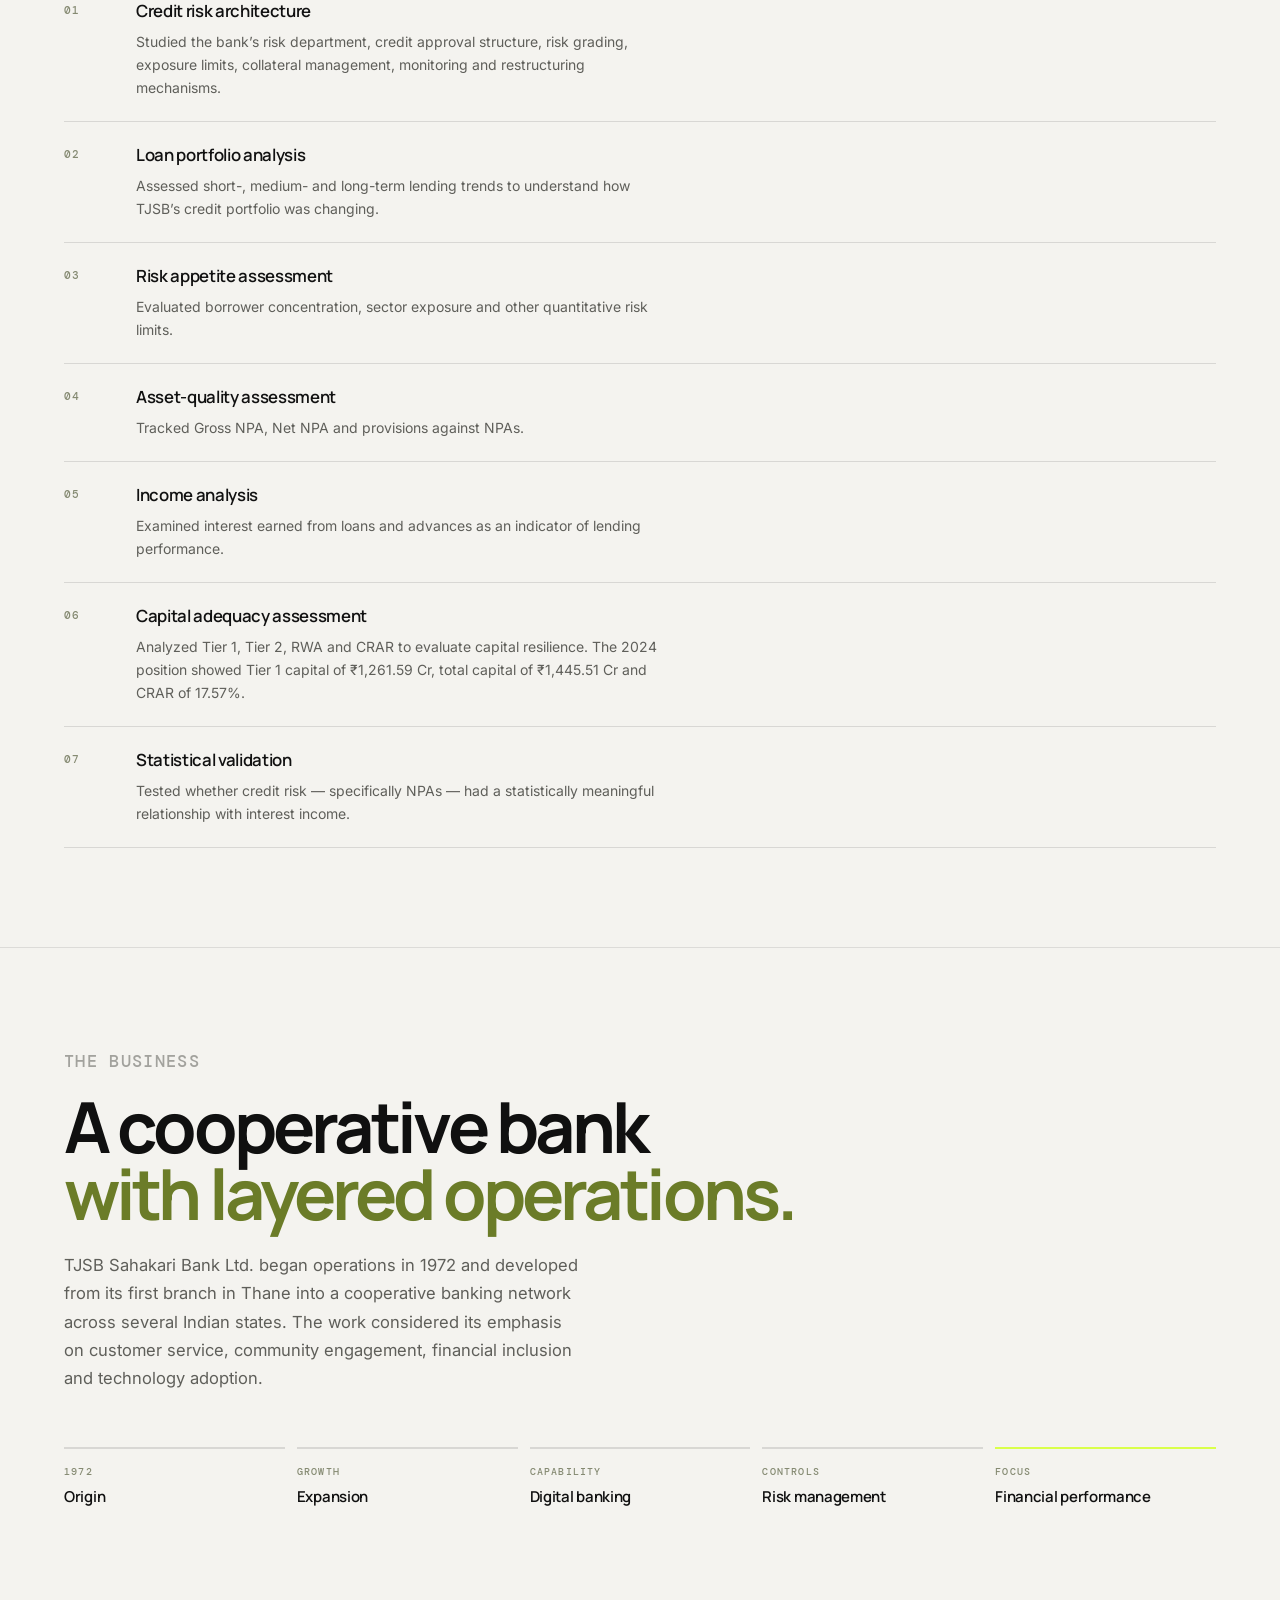
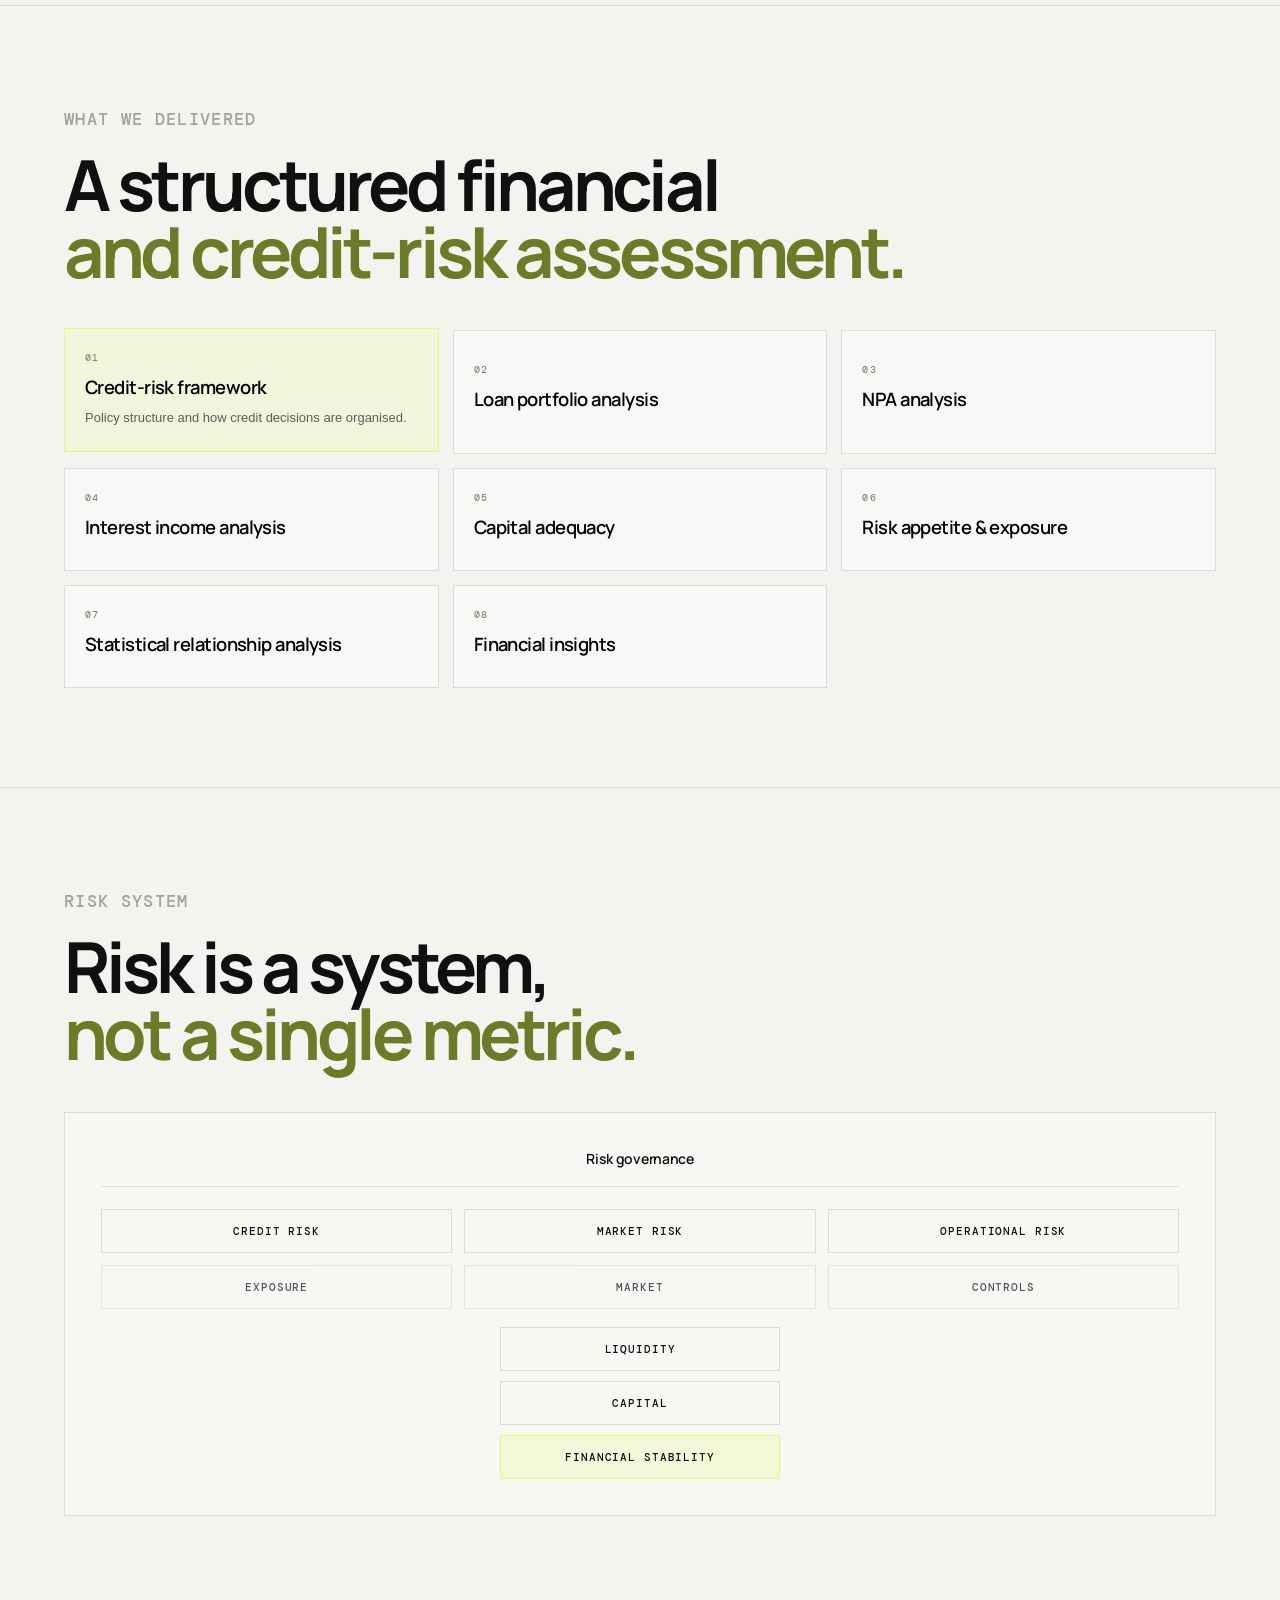
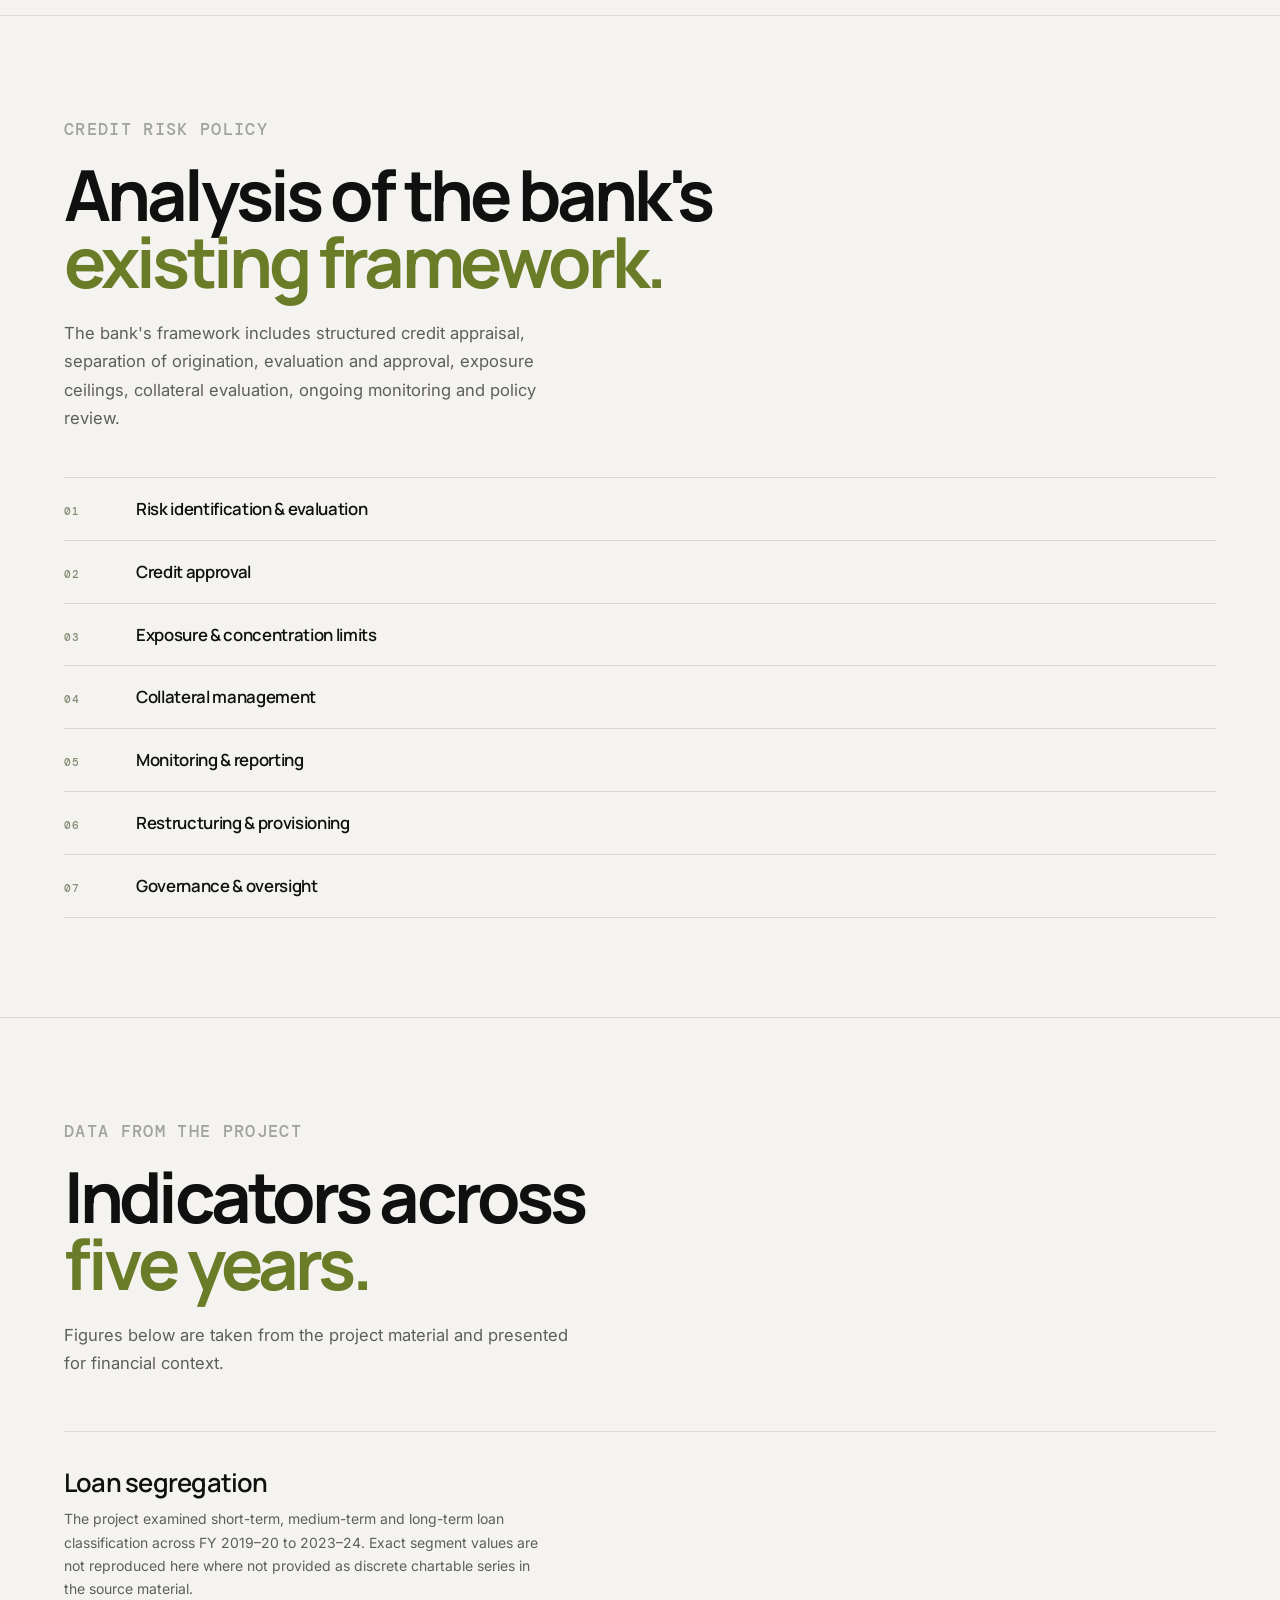
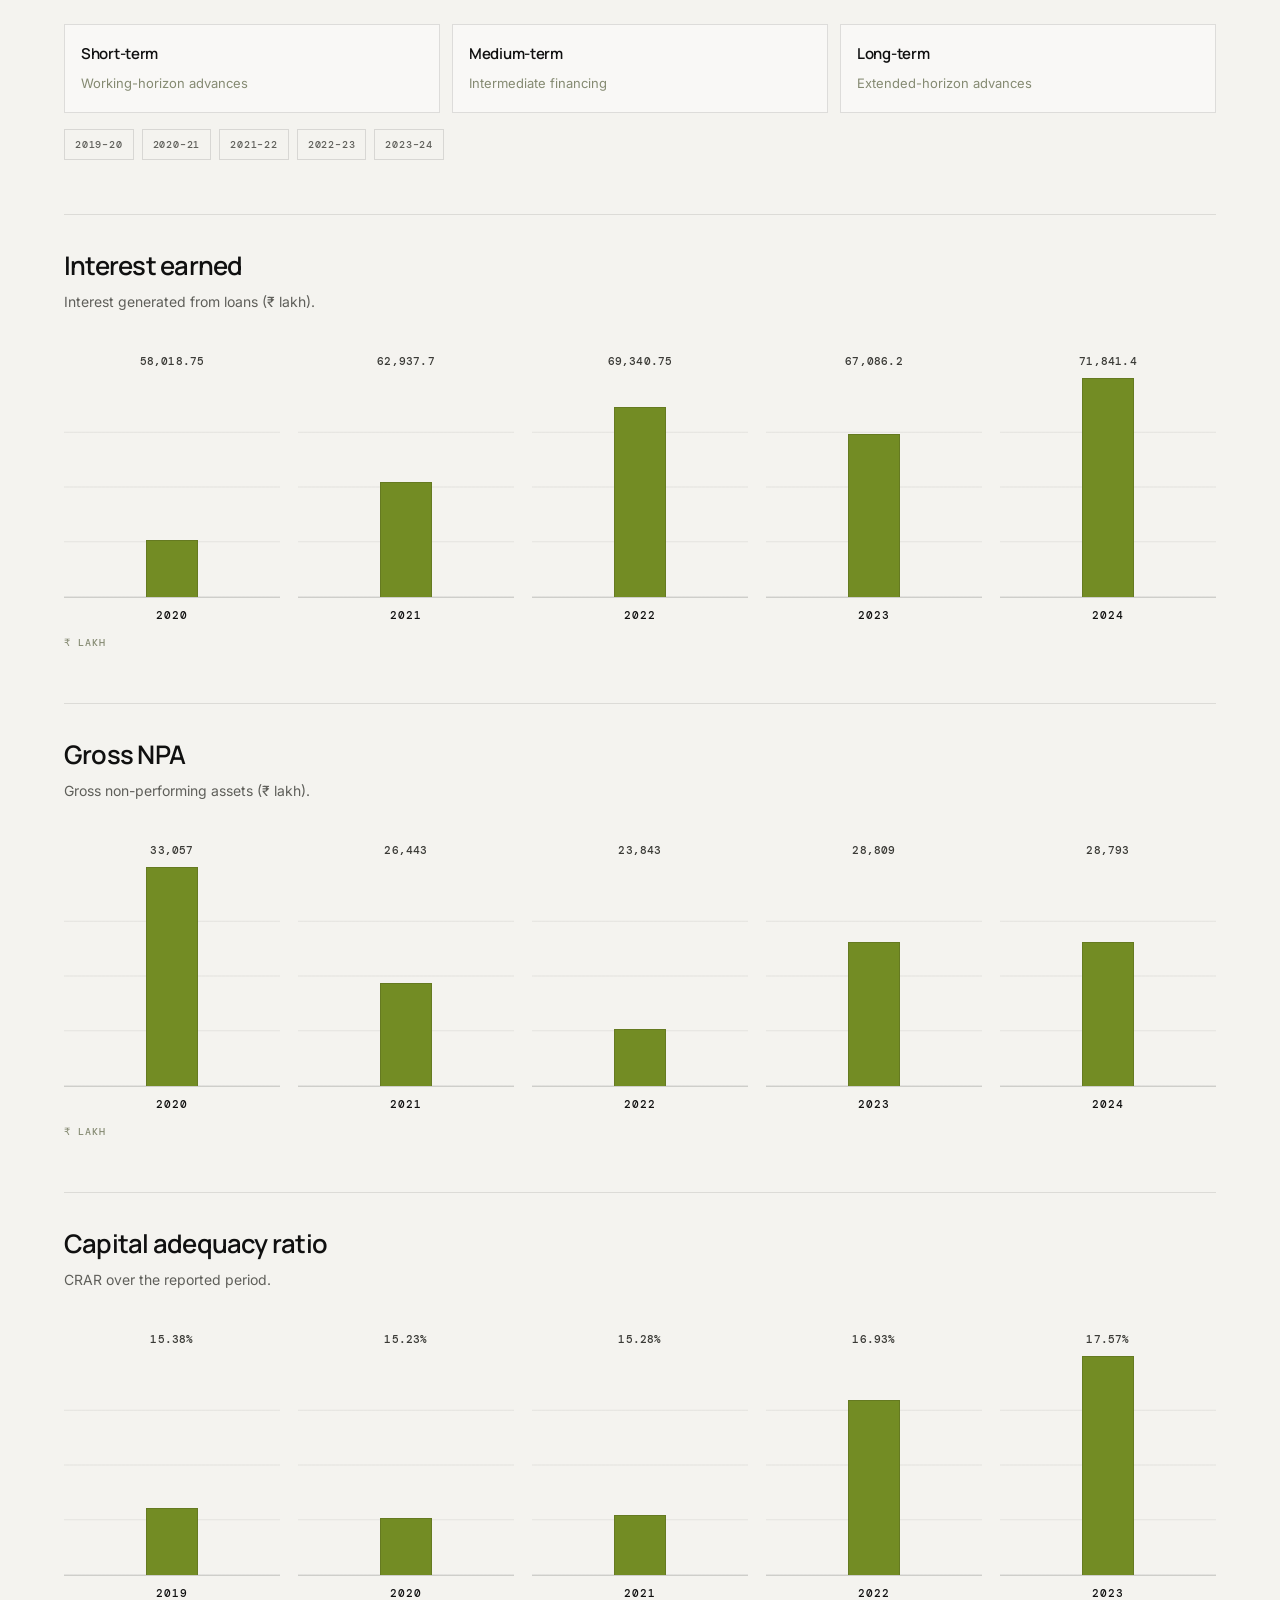
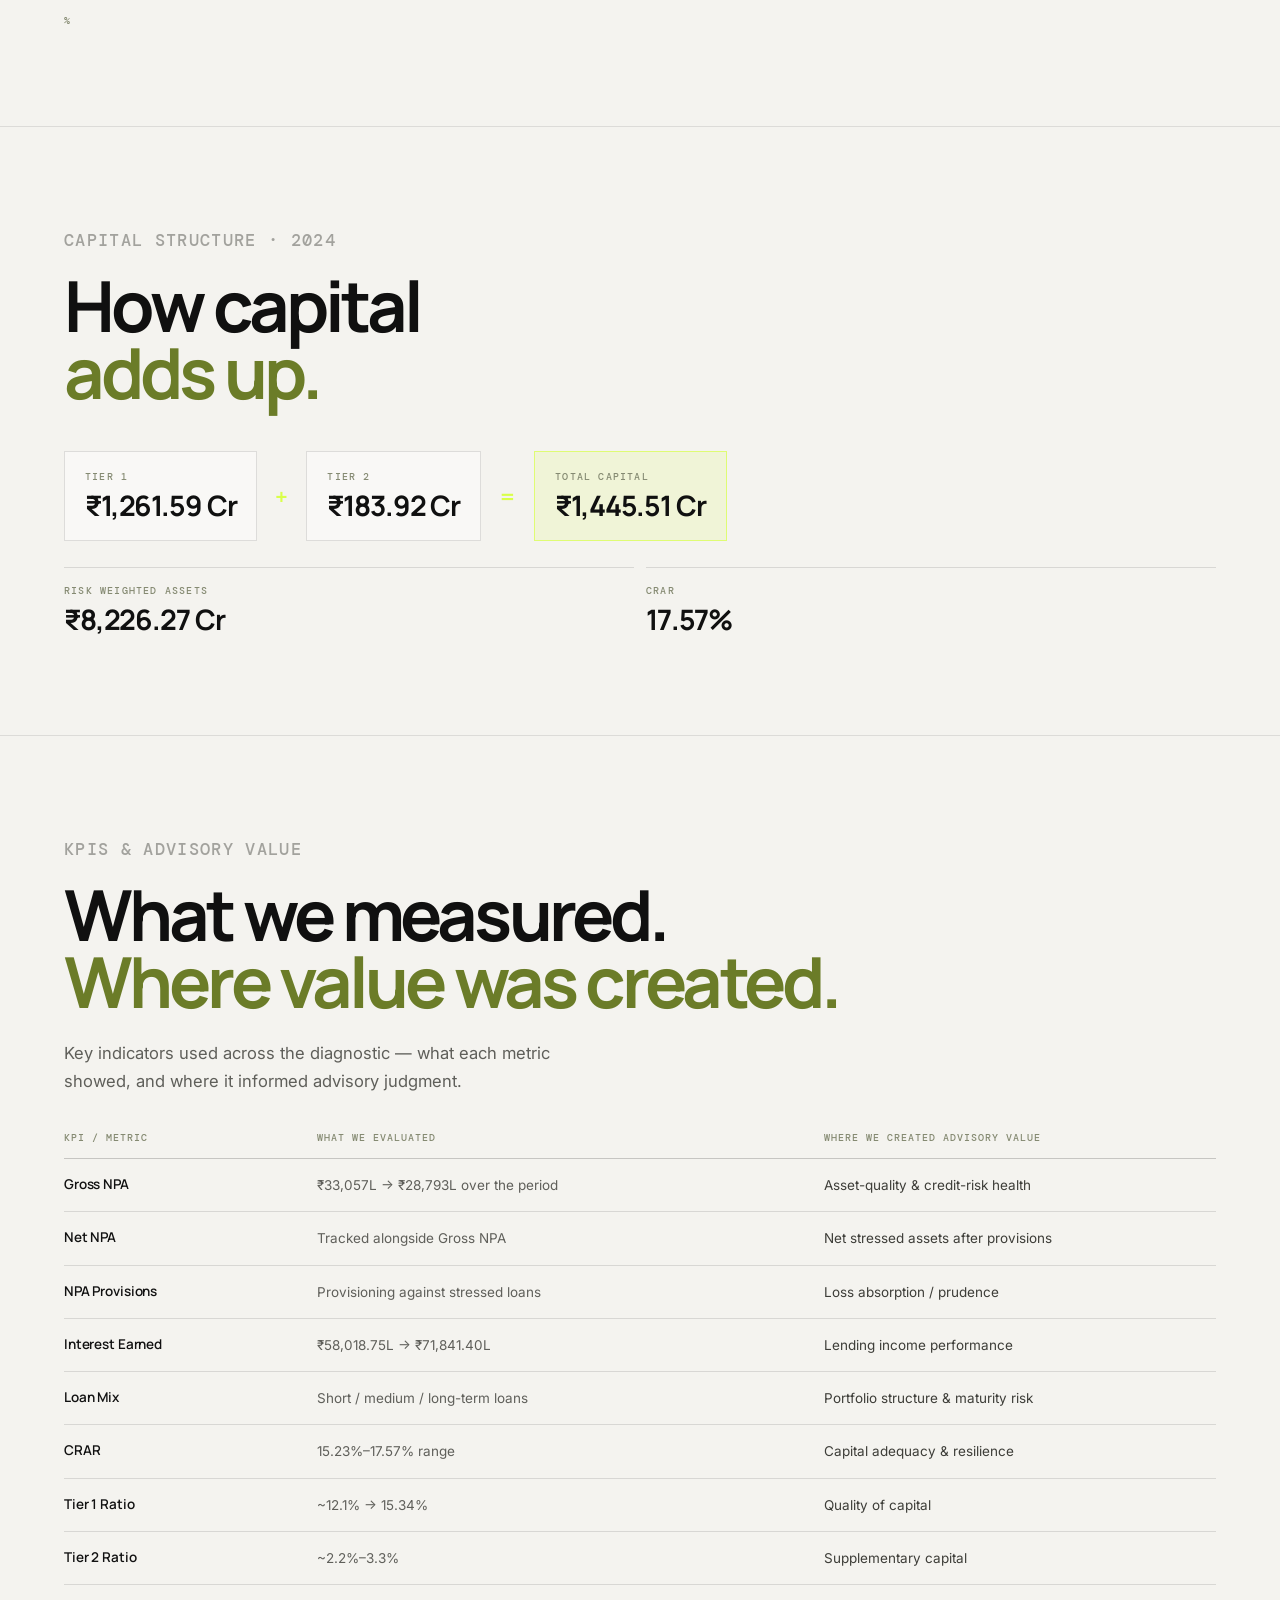
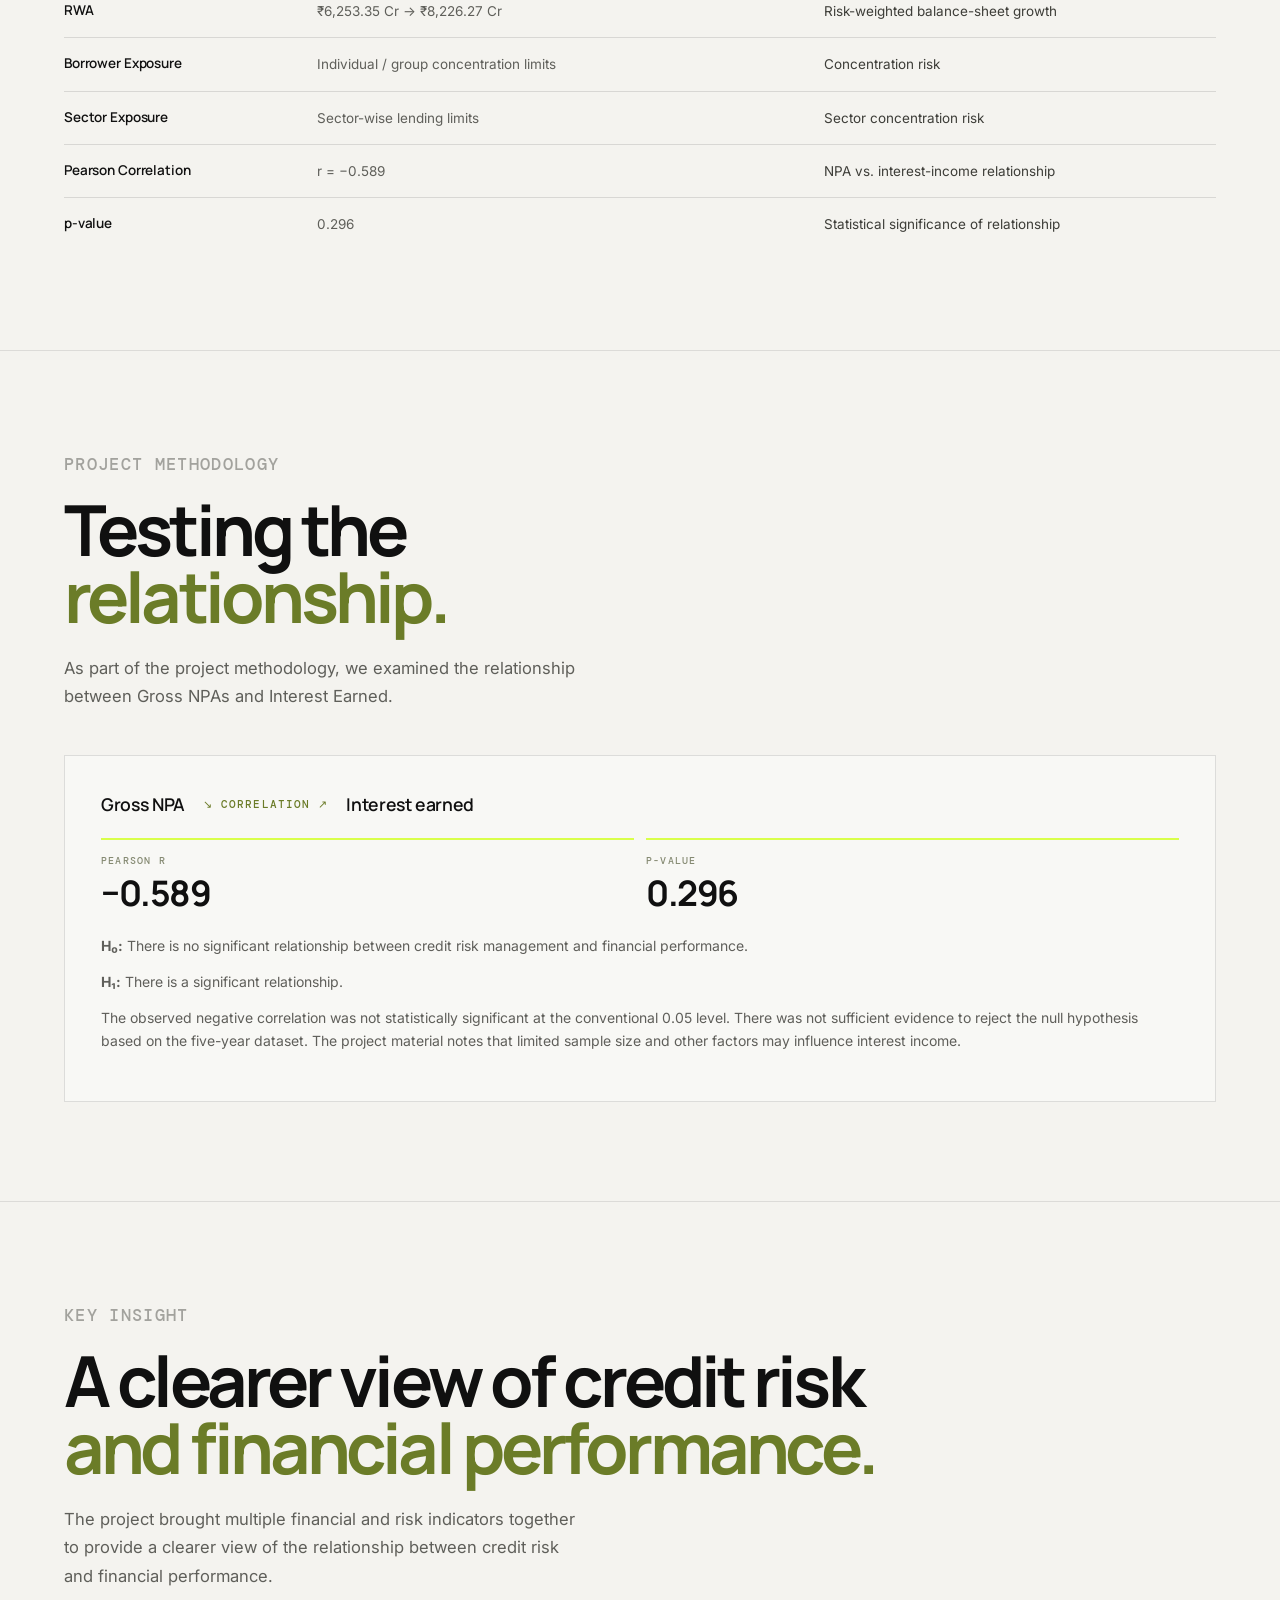
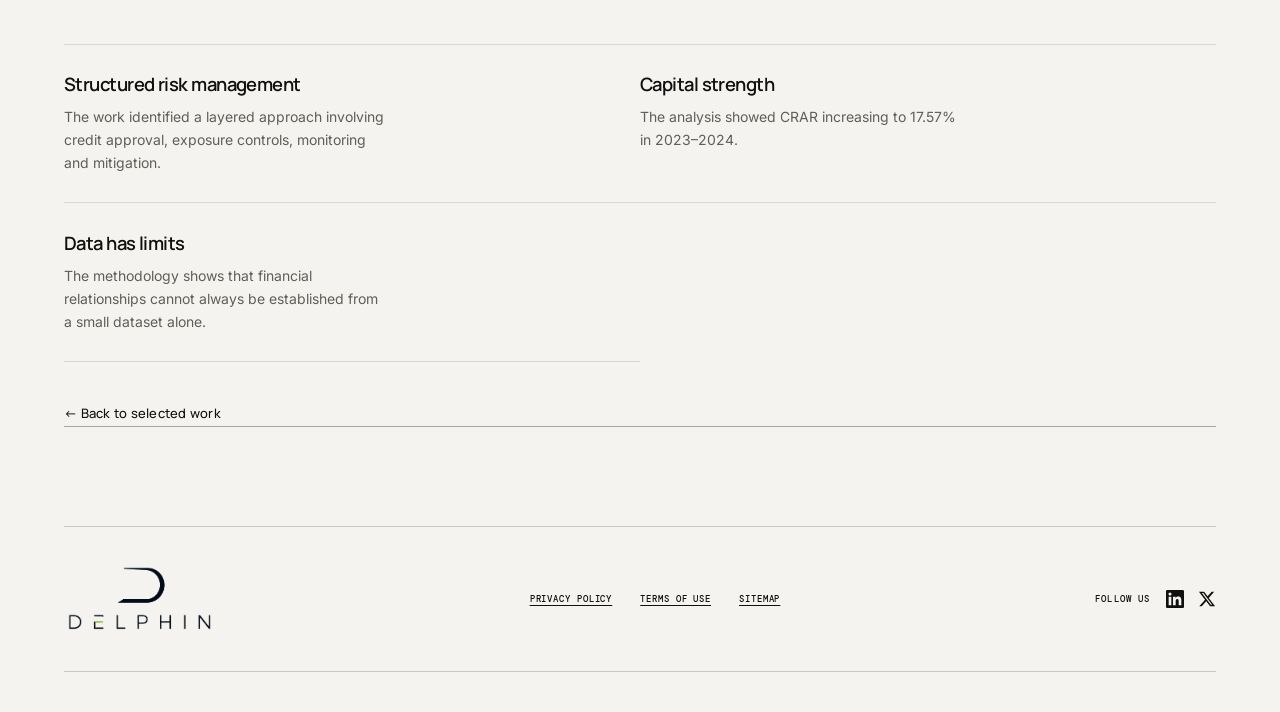
<file: work/tjsb-sahakari-bank/index.html>
<!doctype html>
<html lang="en">
  <head>
    <meta charset="UTF-8" />
    <meta name="viewport" content="width=device-width, initial-scale=1.0" />
    <meta
      name="description"
      content="TJSB Sahakari Bank — Credit Risk Management Analysis. A Delphin case study."
    />
    <title>TJSB Sahakari Bank — Selected Work — Delphin</title>
    <link
      rel="canonical"
      href="https://www.delphin.in/work/tjsb-sahakari-bank/"
    />
    <link rel="icon" type="image/png" sizes="48x48" href="../../images/favicon-48x48.png" />
    <link rel="icon" type="image/png" sizes="32x32" href="../../images/favicon-32x32.png" />
    <link rel="icon" type="image/png" sizes="16x16" href="../../images/favicon-16x16.png" />
    <link rel="apple-touch-icon" sizes="180x180" href="../../images/apple-touch-icon.png" />
    <link rel="manifest" href="../../site.webmanifest" />
    <meta name="theme-color" content="#f4f3ef" />
    <meta property="og:type" content="article" />
    <meta property="og:url" content="https://www.delphin.in/work/tjsb-sahakari-bank/" />
    <meta property="og:title" content="TJSB Sahakari Bank — Credit Risk Management Analysis" />
    <meta
      property="og:description"
      content="A professional project focused on understanding and evaluating the bank's credit-risk and financial framework."
    />
    <meta property="og:image" content="https://www.delphin.in/images/delphin-logo.png" />
    <meta property="og:site_name" content="Delphin" />
    <link rel="preconnect" href="https://fonts.googleapis.com" />
    <link rel="preconnect" href="https://fonts.gstatic.com" crossorigin />
    <link
      href="https://fonts.googleapis.com/css2?family=DM+Mono:wght@400;500&family=Inter:wght@400;500;600;700&family=Instrument+Serif:ital@0;1&family=Manrope:wght@500;600;700;800&display=swap"
      rel="stylesheet"
    />
    <link rel="stylesheet" href="../../styles.css?v=charts5" />
  </head>
  <body class="page-sub page-case page-case--tjsb">
    <div class="noise"></div>

    <header class="nav" id="siteNav">
      <div class="nav-pill nav-pill-left">
        <button class="menu" type="button" aria-expanded="false" aria-controls="navPanel" aria-label="Open menu">
          <span></span><span></span><span></span>
        </button>
        <a class="brand" href="../../index.html" aria-label="Delphin home">
          <img class="brand-logo" src="../../images/delphin-logo-transparent.png" alt="Delphin" width="766" height="366" />
        </a>
      </div>
      <a class="nav-pill nav-pill-right nav-cta" href="../../contact.html"
        >Let's talk <span aria-hidden="true">↗</span></a
      >
      <div class="nav-overlay" id="navOverlay" aria-hidden="true">
        <nav class="nav-panel" id="navPanel" aria-label="Primary">
          <a href="../../index.html#capabilities">Capabilities</a>
          <a href="../../index.html#method">How we work</a>
          <a href="../../index.html#work">Selected work</a>
          <a href="../../index.html#insights">Insights</a>
          <a href="../../contact.html">Contact</a>
        </nav>
      </div>
    </header>

    <main class="site-flow case-study">
      <section class="case-hero section-light">
        <div class="case-hero__inner reveal visible">
          <a class="page-back" href="../../index.html#work" data-page-back>← Back</a>
          <p class="case-eyebrow">
            <span>02 / SELECTED WORK</span>
            <span aria-hidden="true">/</span>
            <span>PROJECT</span>
          </p>
          <p class="case-client">TJSB SAHAKARI BANK</p>
          <h1>Credit Risk<br />Management Analysis</h1>
          <p class="case-tags">Finance · Risk · Business Analysis</p>
          <p class="case-lede">
            Assessing whether TJSB’s credit risk controls, asset-quality
            management and capital structure were adequately supporting
            sustainable financial performance.
          </p>
        </div>
      </section>

      <section class="case-section section-light">
        <div class="case-section__head reveal">
          <p class="kicker">The problem</p>
          <h2>Was the risk framework<br /><em>keeping pace with growth?</em></h2>
          <p>
            TJSB’s diversified and expanding loan portfolio required an
            assessment of whether its credit risk controls, asset-quality
            management and capital structure were adequately supporting
            sustainable financial performance.
          </p>
        </div>
      </section>

      <section class="case-section section-light">
        <div class="case-section__head reveal">
          <p class="kicker">Approach</p>
          <h2>A five-year diagnostic of<br /><em>the credit framework.</em></h2>
          <p>
            We conducted a five-year diagnostic of TJSB’s credit management
            framework, covering architecture, portfolio structure, risk appetite,
            asset quality, income, capital and statistical validation.
          </p>
        </div>
        <ol class="case-diag reveal" aria-label="Diagnostic areas">
          <li>
            <span>01</span>
            <div>
              <strong>Credit risk architecture</strong>
              <p>
                Studied the bank’s risk department, credit approval structure,
                risk grading, exposure limits, collateral management, monitoring
                and restructuring mechanisms.
              </p>
            </div>
          </li>
          <li>
            <span>02</span>
            <div>
              <strong>Loan portfolio analysis</strong>
              <p>
                Assessed short-, medium- and long-term lending trends to
                understand how TJSB’s credit portfolio was changing.
              </p>
            </div>
          </li>
          <li>
            <span>03</span>
            <div>
              <strong>Risk appetite assessment</strong>
              <p>
                Evaluated borrower concentration, sector exposure and other
                quantitative risk limits.
              </p>
            </div>
          </li>
          <li>
            <span>04</span>
            <div>
              <strong>Asset-quality assessment</strong>
              <p>
                Tracked Gross NPA, Net NPA and provisions against NPAs.
              </p>
            </div>
          </li>
          <li>
            <span>05</span>
            <div>
              <strong>Income analysis</strong>
              <p>
                Examined interest earned from loans and advances as an indicator
                of lending performance.
              </p>
            </div>
          </li>
          <li>
            <span>06</span>
            <div>
              <strong>Capital adequacy assessment</strong>
              <p>
                Analyzed Tier 1, Tier 2, RWA and CRAR to evaluate capital
                resilience. The 2024 position showed Tier 1 capital of
                ₹1,261.59 Cr, total capital of ₹1,445.51 Cr and CRAR of 17.57%.
              </p>
            </div>
          </li>
          <li>
            <span>07</span>
            <div>
              <strong>Statistical validation</strong>
              <p>
                Tested whether credit risk — specifically NPAs — had a
                statistically meaningful relationship with interest income.
              </p>
            </div>
          </li>
        </ol>
      </section>

      <section class="case-section section-light">
        <div class="case-section__head reveal">
          <p class="kicker">The business</p>
          <h2>A cooperative bank<br /><em>with layered operations.</em></h2>
          <p>
            TJSB Sahakari Bank Ltd. began operations in 1972 and developed from
            its first branch in Thane into a cooperative banking network across
            several Indian states. The work considered its emphasis on customer
            service, community engagement, financial inclusion and technology
            adoption.
          </p>
        </div>
        <ol class="case-timeline reveal" aria-label="Institutional context">
          <li><span>1972</span><strong>Origin</strong></li>
          <li><span>Growth</span><strong>Expansion</strong></li>
          <li><span>Capability</span><strong>Digital banking</strong></li>
          <li><span>Controls</span><strong>Risk management</strong></li>
          <li><span>Focus</span><strong>Financial performance</strong></li>
        </ol>
      </section>

      <section class="case-section section-light">
        <div class="case-section__head reveal">
          <p class="kicker">What we delivered</p>
          <h2>A structured financial<br /><em>and credit-risk assessment.</em></h2>
        </div>
        <div class="case-lenses" role="list">
          <button class="case-lens is-active" type="button" data-lens="credit" aria-expanded="true">
            <span>01</span><strong>Credit-risk framework</strong>
            <p>Policy structure and how credit decisions are organised.</p>
          </button>
          <button class="case-lens" type="button" data-lens="loan" aria-expanded="false">
            <span>02</span><strong>Loan portfolio analysis</strong>
            <p>Segregation of loans and advances across term categories.</p>
          </button>
          <button class="case-lens" type="button" data-lens="npa" aria-expanded="false">
            <span>03</span><strong>NPA analysis</strong>
            <p>Gross NPA movement and related credit-quality indicators.</p>
          </button>
          <button class="case-lens" type="button" data-lens="interest" aria-expanded="false">
            <span>04</span><strong>Interest income analysis</strong>
            <p>Interest earned from loans across the reported years.</p>
          </button>
          <button class="case-lens" type="button" data-lens="capital" aria-expanded="false">
            <span>05</span><strong>Capital adequacy</strong>
            <p>Tier capital, risk-weighted assets and CRAR.</p>
          </button>
          <button class="case-lens" type="button" data-lens="risk" aria-expanded="false">
            <span>06</span><strong>Risk appetite &amp; exposure</strong>
            <p>Risk culture, appetite and credit-exposure considerations.</p>
          </button>
          <button class="case-lens" type="button" data-lens="stats" aria-expanded="false">
            <span>07</span><strong>Statistical relationship analysis</strong>
            <p>Methodology examining Gross NPA and interest earned.</p>
          </button>
          <button class="case-lens" type="button" data-lens="insights" aria-expanded="false">
            <span>08</span><strong>Financial insights</strong>
            <p>Structured findings across risk and performance indicators.</p>
          </button>
        </div>
      </section>

      <section class="case-section section-light">
        <div class="case-section__head reveal">
          <p class="kicker">Risk system</p>
          <h2>Risk is a system,<br /><em>not a single metric.</em></h2>
        </div>
        <div class="case-risk-system reveal" aria-label="Risk system diagram">
          <div class="case-risk-system__top">Risk governance</div>
          <div class="case-risk-system__row">
            <div>Credit risk</div>
            <div>Market risk</div>
            <div>Operational risk</div>
          </div>
          <div class="case-risk-system__row case-risk-system__row--sub">
            <div>Exposure</div>
            <div>Market</div>
            <div>Controls</div>
          </div>
          <div class="case-risk-system__stack">
            <span>Liquidity</span>
            <span>Capital</span>
            <span class="is-accent">Financial stability</span>
          </div>
        </div>
      </section>

      <section class="case-section section-light">
        <div class="case-section__head reveal">
          <p class="kicker">Credit risk policy</p>
          <h2>Analysis of the bank's<br /><em>existing framework.</em></h2>
          <p>
            The bank's framework includes structured credit appraisal, separation
            of origination, evaluation and approval, exposure ceilings, collateral
            evaluation, ongoing monitoring and policy review.
          </p>
        </div>
        <ol class="case-policy reveal">
          <li><span>01</span><strong>Risk identification &amp; evaluation</strong></li>
          <li><span>02</span><strong>Credit approval</strong></li>
          <li><span>03</span><strong>Exposure &amp; concentration limits</strong></li>
          <li><span>04</span><strong>Collateral management</strong></li>
          <li><span>05</span><strong>Monitoring &amp; reporting</strong></li>
          <li><span>06</span><strong>Restructuring &amp; provisioning</strong></li>
          <li><span>07</span><strong>Governance &amp; oversight</strong></li>
        </ol>
      </section>

      <section class="case-section section-light" id="tjsb-data">
        <div class="case-section__head reveal">
          <p class="kicker">Data from the project</p>
          <h2>Indicators across<br /><em>five years.</em></h2>
          <p>
            Figures below are taken from the project material and presented for
            financial context.
          </p>
        </div>

        <article class="case-chart-block reveal">
          <div class="case-chart-block__head">
            <h3>Loan segregation</h3>
            <p>
              The project examined short-term, medium-term and long-term loan
              classification across FY 2019–20 to 2023–24. Exact segment values
              are not reproduced here where not provided as discrete chartable
              series in the source material.
            </p>
          </div>
          <div class="case-seg-grid" aria-label="Loan term categories examined">
            <div><span>Short-term</span><em>Working-horizon advances</em></div>
            <div><span>Medium-term</span><em>Intermediate financing</em></div>
            <div><span>Long-term</span><em>Extended-horizon advances</em></div>
          </div>
          <div class="case-year-strip" aria-hidden="true">
            <span>2019–20</span><span>2020–21</span><span>2021–22</span
            ><span>2022–23</span><span>2023–24</span>
          </div>
        </article>

        <article class="case-chart-block reveal">
          <div class="case-chart-block__head">
            <h3>Interest earned</h3>
            <p>Interest generated from loans (₹ lakh).</p>
          </div>
          <div
            class="case-chart"
            data-chart="interest"
            role="img"
            aria-label="Interest earned rising from 58018.75 in 2020 to 71841.40 in 2024"
          ></div>
        </article>

        <article class="case-chart-block reveal">
          <div class="case-chart-block__head">
            <h3>Gross NPA</h3>
            <p>Gross non-performing assets (₹ lakh).</p>
          </div>
          <div
            class="case-chart"
            data-chart="npa"
            role="img"
            aria-label="Gross NPA from 33057 in 2020 to 28793 in 2024"
          ></div>
        </article>

        <article class="case-chart-block reveal">
          <div class="case-chart-block__head">
            <h3>Capital adequacy ratio</h3>
            <p>CRAR over the reported period.</p>
          </div>
          <div
            class="case-chart"
            data-chart="crar"
            role="img"
            aria-label="CRAR from 15.38 percent in 2019 to 17.57 percent in 2023"
          ></div>
        </article>
      </section>

      <section class="case-section section-light">
        <div class="case-section__head reveal">
          <p class="kicker">Capital structure · 2024</p>
          <h2>How capital<br /><em>adds up.</em></h2>
        </div>
        <div class="case-capital reveal">
          <div class="case-capital__tier">
            <span>Tier 1</span>
            <strong>₹1,261.59 Cr</strong>
          </div>
          <i aria-hidden="true">+</i>
          <div class="case-capital__tier">
            <span>Tier 2</span>
            <strong>₹183.92 Cr</strong>
          </div>
          <i aria-hidden="true">=</i>
          <div class="case-capital__tier case-capital__tier--total">
            <span>Total capital</span>
            <strong>₹1,445.51 Cr</strong>
          </div>
          <div class="case-capital__meta">
            <div>
              <span>Risk weighted assets</span>
              <strong>₹8,226.27 Cr</strong>
            </div>
            <div>
              <span>CRAR</span>
              <strong>17.57%</strong>
            </div>
          </div>
        </div>
      </section>

      <section class="case-section section-light">
        <div class="case-section__head reveal">
          <p class="kicker">KPIs &amp; advisory value</p>
          <h2>What we measured.<br /><em>Where value was created.</em></h2>
          <p>
            Key indicators used across the diagnostic — what each metric showed,
            and where it informed advisory judgment.
          </p>
        </div>
        <div class="case-kpi reveal">
          <table class="case-kpi__table">
            <thead>
              <tr>
                <th scope="col">KPI / Metric</th>
                <th scope="col">What we evaluated</th>
                <th scope="col">Where we created advisory value</th>
              </tr>
            </thead>
            <tbody>
              <tr>
                <th scope="row">Gross NPA</th>
                <td>₹33,057L → ₹28,793L over the period</td>
                <td>Asset-quality &amp; credit-risk health</td>
              </tr>
              <tr>
                <th scope="row">Net NPA</th>
                <td>Tracked alongside Gross NPA</td>
                <td>Net stressed assets after provisions</td>
              </tr>
              <tr>
                <th scope="row">NPA Provisions</th>
                <td>Provisioning against stressed loans</td>
                <td>Loss absorption / prudence</td>
              </tr>
              <tr>
                <th scope="row">Interest Earned</th>
                <td>₹58,018.75L → ₹71,841.40L</td>
                <td>Lending income performance</td>
              </tr>
              <tr>
                <th scope="row">Loan Mix</th>
                <td>Short / medium / long-term loans</td>
                <td>Portfolio structure &amp; maturity risk</td>
              </tr>
              <tr>
                <th scope="row">CRAR</th>
                <td>15.23%–17.57% range</td>
                <td>Capital adequacy &amp; resilience</td>
              </tr>
              <tr>
                <th scope="row">Tier 1 Ratio</th>
                <td>~12.1% → 15.34%</td>
                <td>Quality of capital</td>
              </tr>
              <tr>
                <th scope="row">Tier 2 Ratio</th>
                <td>~2.2%–3.3%</td>
                <td>Supplementary capital</td>
              </tr>
              <tr>
                <th scope="row">RWA</th>
                <td>₹6,253.35 Cr → ₹8,226.27 Cr</td>
                <td>Risk-weighted balance-sheet growth</td>
              </tr>
              <tr>
                <th scope="row">Borrower Exposure</th>
                <td>Individual / group concentration limits</td>
                <td>Concentration risk</td>
              </tr>
              <tr>
                <th scope="row">Sector Exposure</th>
                <td>Sector-wise lending limits</td>
                <td>Sector concentration risk</td>
              </tr>
              <tr>
                <th scope="row">Pearson Correlation</th>
                <td>r = −0.589</td>
                <td>NPA vs. interest-income relationship</td>
              </tr>
              <tr>
                <th scope="row">p-value</th>
                <td>0.296</td>
                <td>Statistical significance of relationship</td>
              </tr>
            </tbody>
          </table>
        </div>
      </section>

      <section class="case-section section-light">
        <div class="case-section__head reveal">
          <p class="kicker">Project methodology</p>
          <h2>Testing the<br /><em>relationship.</em></h2>
          <p>
            As part of the project methodology, we examined the relationship
            between Gross NPAs and Interest Earned.
          </p>
        </div>
        <div class="case-hypo reveal">
          <div class="case-hypo__pair">
            <span>Gross NPA</span>
            <em>↘ correlation ↗</em>
            <span>Interest earned</span>
          </div>
          <div class="case-hypo__stats">
            <div>
              <span>Pearson r</span>
              <strong>−0.589</strong>
            </div>
            <div>
              <span>p-value</span>
              <strong>0.296</strong>
            </div>
          </div>
          <div class="case-hypo__copy">
            <p>
              <strong>H₀:</strong> There is no significant relationship between
              credit risk management and financial performance.
            </p>
            <p>
              <strong>H₁:</strong> There is a significant relationship.
            </p>
            <p>
              The observed negative correlation was not statistically significant
              at the conventional 0.05 level. There was not sufficient evidence
              to reject the null hypothesis based on the five-year dataset. The
              project material notes that limited sample size and other factors
              may influence interest income.
            </p>
          </div>
        </div>
      </section>

      <section class="case-section section-light">
        <div class="case-section__head reveal">
          <p class="kicker">Key insight</p>
          <h2>
            A clearer view of credit risk<br /><em>and financial performance.</em>
          </h2>
          <p>
            The project brought multiple financial and risk indicators together
            to provide a clearer view of the relationship between credit risk and
            financial performance.
          </p>
        </div>
        <div class="case-outcome-grid">
          <article class="reveal">
            <h3>Structured risk management</h3>
            <p>
              The work identified a layered approach involving credit approval,
              exposure controls, monitoring and mitigation.
            </p>
          </article>
          <article class="reveal">
            <h3>Capital strength</h3>
            <p>
              The analysis showed CRAR increasing to 17.57% in 2023–2024.
            </p>
          </article>
          <article class="reveal">
            <h3>Data has limits</h3>
            <p>
              The methodology shows that financial relationships cannot always
              be established from a small dataset alone.
            </p>
          </article>
        </div>
        <a class="case-back" href="../../index.html#work">← Back to selected work</a>
      </section>
    </main>

    <footer class="site-footer site-footer--compact">
      <div class="footer-bar">
        <a class="footer-logo" href="../../index.html" aria-label="Delphin home">
          <img class="footer-logo-img" src="../../images/delphin-logo-transparent.png" alt="Delphin" width="766" height="366" />
        </a>
        <nav class="footer-legal" aria-label="Legal">
          <a href="../../privacy.html">Privacy Policy</a>
          <a href="../../terms.html">Terms of Use</a>
          <a href="#">Sitemap</a>
        </nav>
        <div class="footer-social">
          <span class="footer-social-label">Follow Us</span>
          <div class="footer-social-icons">
            <a href="https://www.linkedin.com/company/delphin-solutions" aria-label="LinkedIn" target="_blank" rel="noopener noreferrer"
              ><svg width="18" height="18" viewBox="0 0 24 24" fill="currentColor" aria-hidden="true"><path d="M20.45 20.45h-3.55v-5.57c0-1.33-.02-3.04-1.85-3.04-1.85 0-2.13 1.45-2.13 2.94v5.67H9.35V9h3.41v1.56h.05c.48-.9 1.64-1.85 3.37-1.85 3.6 0 4.27 2.37 4.27 5.46v6.28zM5.34 7.43a2.06 2.06 0 1 1 0-4.12 2.06 2.06 0 0 1 0 4.12zM7.12 20.45H3.56V9h3.56v11.45zM22.23 0H1.77C.79 0 0 .77 0 1.73v20.54C0 23.23.79 24 1.77 24h20.46c.98 0 1.77-.77 1.77-1.73V1.73C24 .77 23.21 0 22.23 0z"/></svg></a>
            <a href="https://x.com/Delphin_India" aria-label="X" target="_blank" rel="noopener noreferrer"
              ><svg width="18" height="18" viewBox="0 0 24 24" fill="currentColor" aria-hidden="true"><path d="M18.244 2.25h3.308l-7.227 8.26 8.502 11.24H16.17l-5.214-6.817L4.99 21.75H1.68l7.73-8.835L1.254 2.25H8.08l4.713 6.231zm-1.161 17.52h1.833L7.084 4.126H5.117z"/></svg></a>
          </div>
        </div>
      </div>
    </footer>

    <script src="../../script.js"></script>
    <script src="../../work-case.js?v=charts5"></script>
  </body>
</html>
</file>
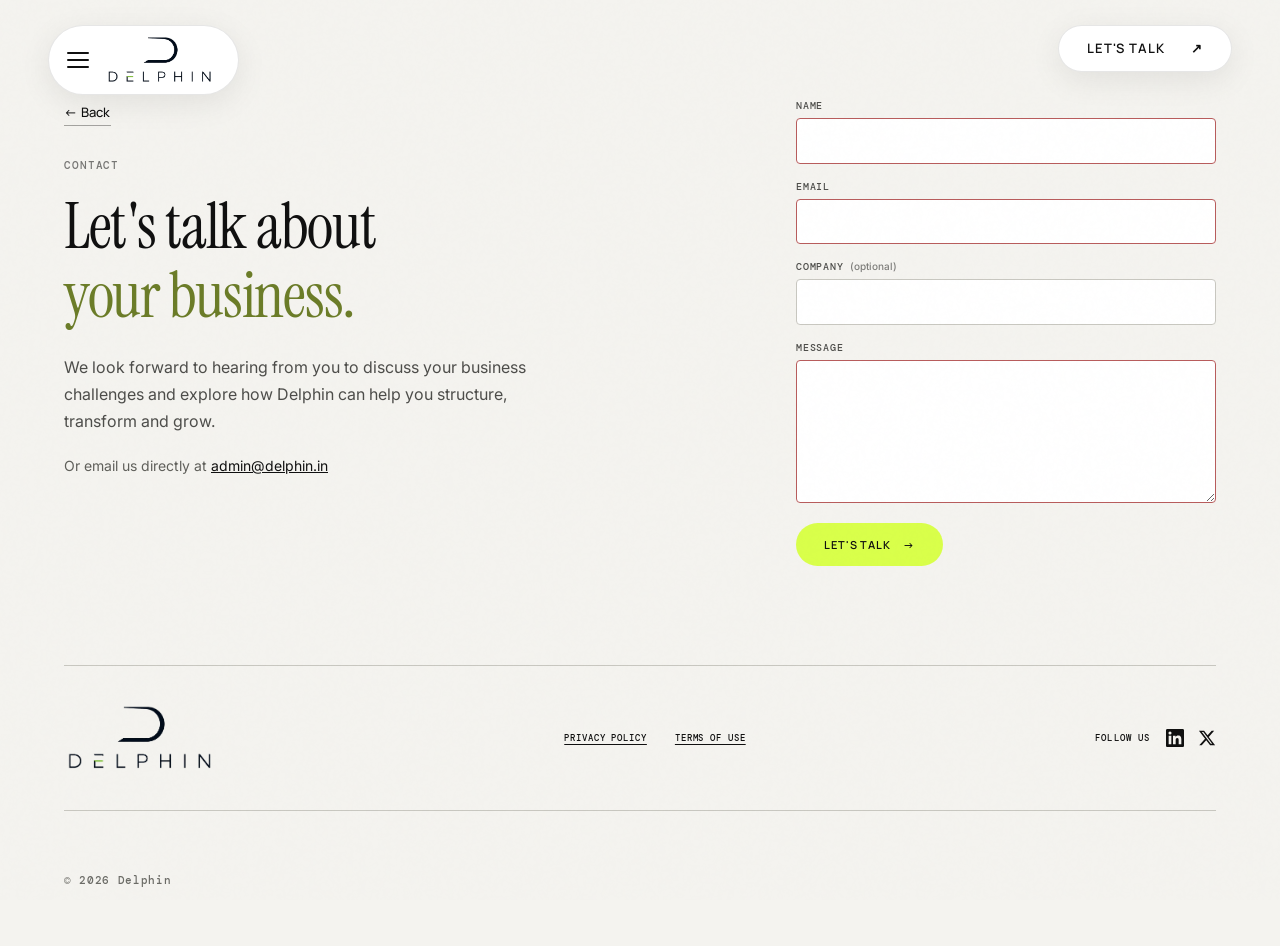
<file: contact.html>
<!doctype html>
<html lang="en">
  <head>
    <meta charset="UTF-8" />
    <meta name="viewport" content="width=device-width, initial-scale=1.0" />
    <meta
      name="description"
      content="Contact Delphin — discuss your business challenges and explore how we can help."
    />
    <title>Contact — Delphin</title>
    <link rel="canonical" href="https://www.delphin.in/contact.html" />
    <link
      rel="icon"
      type="image/png"
      sizes="48x48"
      href="images/favicon-48x48.png"
    />
    <link
      rel="icon"
      type="image/png"
      sizes="32x32"
      href="images/favicon-32x32.png"
    />
    <link
      rel="icon"
      type="image/png"
      sizes="16x16"
      href="images/favicon-16x16.png"
    />
    <link
      rel="apple-touch-icon"
      sizes="180x180"
      href="images/apple-touch-icon.png"
    />
    <link rel="manifest" href="site.webmanifest" />
    <meta name="theme-color" content="#f4f3ef" />
    <meta property="og:type" content="website" />
    <meta property="og:url" content="https://www.delphin.in/contact.html" />
    <meta property="og:title" content="Contact — Delphin" />
    <meta
      property="og:description"
      content="Get in touch with Delphin to discuss your business challenges."
    />
    <meta
      property="og:image"
      content="https://www.delphin.in/images/delphin-logo.png"
    />
    <meta property="og:site_name" content="Delphin" />
    <link rel="preconnect" href="https://fonts.googleapis.com" />
    <link rel="preconnect" href="https://fonts.gstatic.com" crossorigin />
    <link
      href="https://fonts.googleapis.com/css2?family=DM+Mono:wght@400;500&family=Inter:wght@400;500;600;700&family=Instrument+Serif:ital@0;1&family=Manrope:wght@500;600;700;800&display=swap"
      rel="stylesheet"
    />
    <link rel="stylesheet" href="styles.css" />
  </head>
  <body class="page-sub page-contact">
    <div class="noise"></div>

    <header class="nav" id="siteNav">
      <div class="nav-pill nav-pill-left">
        <button
          class="menu"
          type="button"
          aria-expanded="false"
          aria-controls="navPanel"
          aria-label="Open menu"
        >
          <span></span><span></span><span></span>
        </button>
        <a class="brand" href="index.html" aria-label="Delphin home">
          <img
            class="brand-logo"
            src="images/delphin-logo-transparent.png"
            alt="Delphin"
            width="766"
            height="366"
          />
        </a>
      </div>
      <a class="nav-pill nav-pill-right nav-cta" href="contact.html"
        >Let's talk <span aria-hidden="true">↗</span></a
      >
      <div class="nav-overlay" id="navOverlay" aria-hidden="true">
        <nav class="nav-panel" id="navPanel" aria-label="Primary">
          <a href="index.html#capabilities">Capabilities</a>
          <a href="index.html#method">How we work</a>
          <a href="index.html#work">Selected work</a>
          <a href="index.html#insights">Insights</a>
          <a href="contact.html">Contact</a>
        </nav>
      </div>
    </header>

    <main class="site-flow">
      <section class="contact-page section-light">
        <div class="contact-page-grid reveal visible">
          <div class="contact-page-intro">
            <a class="page-back" href="index.html" data-page-back>← Back</a>
            <p class="kicker">Contact</p>
            <h1>Let's talk about<br /><em>your business.</em></h1>
            <p class="contact-page-lead">
              We look forward to hearing from you to discuss your business
              challenges and explore how Delphin can help you structure,
              transform and grow.
            </p>
            <p class="contact-page-email">
              Or email us directly at
              <a href="mailto:admin@delphin.in">admin@delphin.in</a>
            </p>
          </div>
          <div class="contact-page-form-wrap" id="contactFormWrap">
            <form
              class="contact-form contact-form--page"
              id="contactForm"
              novalidate
            >
              <div class="contact-field">
                <label for="contact-name">Name</label>
                <input
                  type="text"
                  id="contact-name"
                  name="name"
                  autocomplete="name"
                  required
                />
              </div>
              <div class="contact-field">
                <label for="contact-email">Email</label>
                <input
                  type="email"
                  id="contact-email"
                  name="email"
                  autocomplete="email"
                  required
                />
              </div>
              <div class="contact-field">
                <label for="contact-company"
                  >Company
                  <span class="contact-optional">(optional)</span></label
                >
                <input
                  type="text"
                  id="contact-company"
                  name="company"
                  autocomplete="organization"
                />
              </div>
              <div
                class="contact-field contact-field--honeypot"
                aria-hidden="true"
              >
                <label for="contact-website">Website</label>
                <input
                  type="text"
                  id="contact-website"
                  name="company_website"
                  tabindex="-1"
                  autocomplete="off"
                />
              </div>
              <div class="contact-field">
                <label for="contact-message">Message</label>
                <textarea
                  id="contact-message"
                  name="message"
                  rows="6"
                  required
                ></textarea>
              </div>
              <button
                type="submit"
                class="footer-contact-btn"
                id="contactSubmitBtn"
              >
                <span class="contact-btn-label">Let's talk</span>
                <span class="contact-btn-arrow" aria-hidden="true">→</span>
                <span class="contact-btn-spinner" aria-hidden="true"></span>
              </button>
              <p
                class="contact-form-note contact-form-note--error"
                id="contactFormNote"
                hidden
              ></p>
            </form>
            <div
              class="contact-success"
              id="contactSuccess"
              hidden
              tabindex="-1"
            >
              <div class="contact-success__mark" aria-hidden="true">
                <svg viewBox="0 0 52 52" class="contact-success__svg">
                  <circle
                    class="contact-success__circle"
                    cx="26"
                    cy="26"
                    r="24"
                    fill="none"
                  />
                  <path
                    class="contact-success__check"
                    fill="none"
                    d="M15 27l7 7 15-15"
                  />
                </svg>
              </div>
              <h2 class="contact-success__title">Message sent</h2>
              <p class="contact-success__copy">
                Thanks — we’ll get back to you shortly at the email you
                provided.
              </p>
            </div>
          </div>
        </div>
      </section>
    </main>

    <footer class="site-footer site-footer--compact">
      <div class="footer-bar">
        <a class="footer-logo" href="index.html" aria-label="Delphin home">
          <img
            class="footer-logo-img"
            src="images/delphin-logo-transparent.png"
            alt="Delphin"
            width="766"
            height="366"
          />
        </a>
        <nav class="footer-legal" aria-label="Legal">
          <a href="privacy.html">Privacy Policy</a>
          <a href="terms.html">Terms of Use</a>
        </nav>
        <div class="footer-social">
          <span class="footer-social-label">Follow us</span>
          <div class="footer-social-icons">
            <a
              href="https://www.linkedin.com/company/delphin-solutions"
              aria-label="LinkedIn"
              target="_blank"
              rel="noopener noreferrer"
              ><svg
                viewBox="0 0 24 24"
                width="18"
                height="18"
                fill="currentColor"
              >
                <path
                  d="M20.447 20.452h-3.554v-5.569c0-1.328-.027-3.037-1.852-3.037-1.853 0-2.136 1.445-2.136 2.939v5.667H9.351V9h3.414v1.561h.046c.477-.9 1.637-1.85 3.37-1.85 3.601 0 4.267 2.37 4.267 5.455v6.286zM5.337 7.433a2.062 2.062 0 01-2.063-2.065 2.064 2.064 0 112.063 2.065zm1.782 13.019H3.555V9h3.564v11.452zM22.225 0H1.771C.792 0 0 .774 0 1.729v20.542C0 23.227.792 24 1.771 24h20.451C23.2 24 24 23.227 24 22.271V1.729C24 .774 23.2 0 22.222 0h.003z"
                /></svg
            ></a>
            <a
              href="https://x.com/Delphin_India"
              aria-label="X"
              target="_blank"
              rel="noopener noreferrer"
              ><svg
                viewBox="0 0 24 24"
                width="18"
                height="18"
                fill="currentColor"
              >
                <path
                  d="M18.244 2.25h3.308l-7.227 8.26 8.502 11.24H16.17l-5.214-6.817L4.99 21.75H1.68l7.73-8.835L1.254 2.25H8.08l4.713 6.231zm-1.161 17.52h1.833L7.084 4.126H5.117z"
                /></svg
            ></a>
          </div>
        </div>
      </div>

      <div class="footer-disclaimer">
        <p class="footer-copy">© 2026 Delphin</p>
      </div>
    </footer>

    <script src="script.js"></script>
  </body>
</html>
</file>
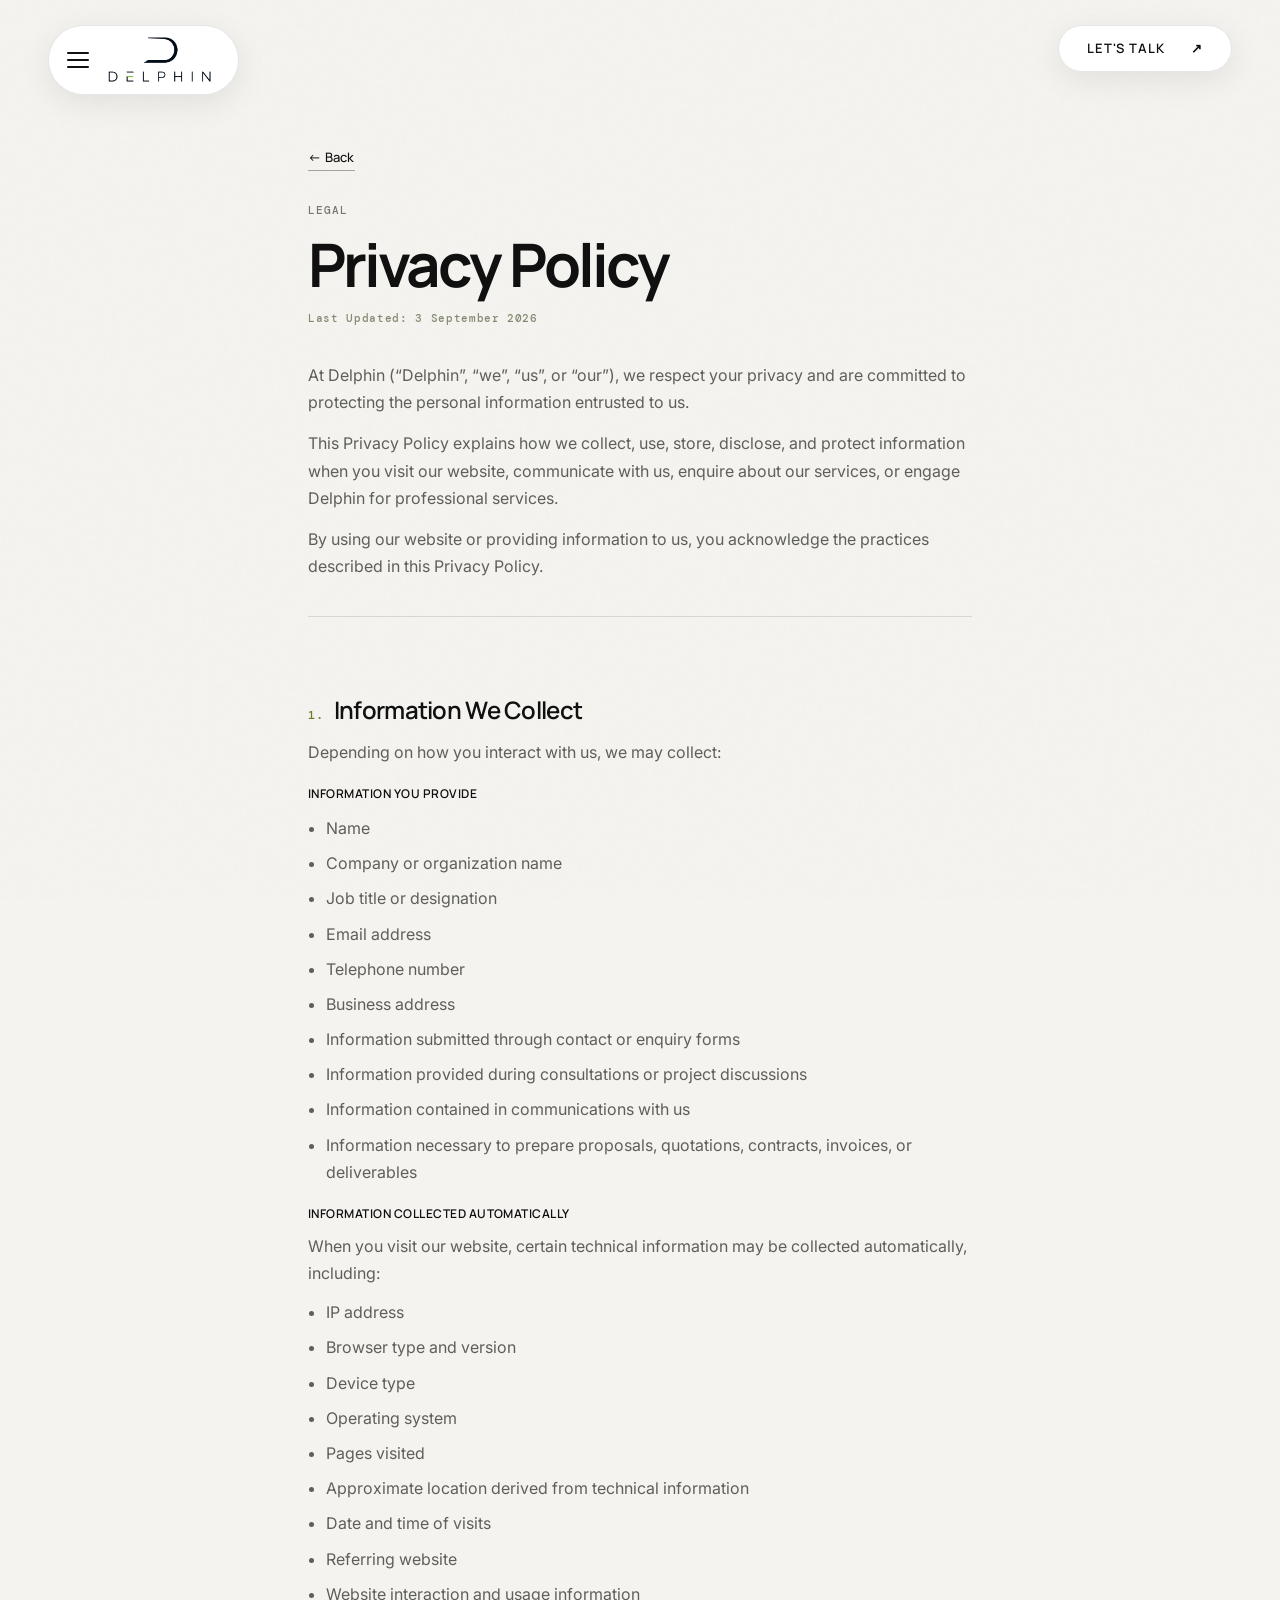
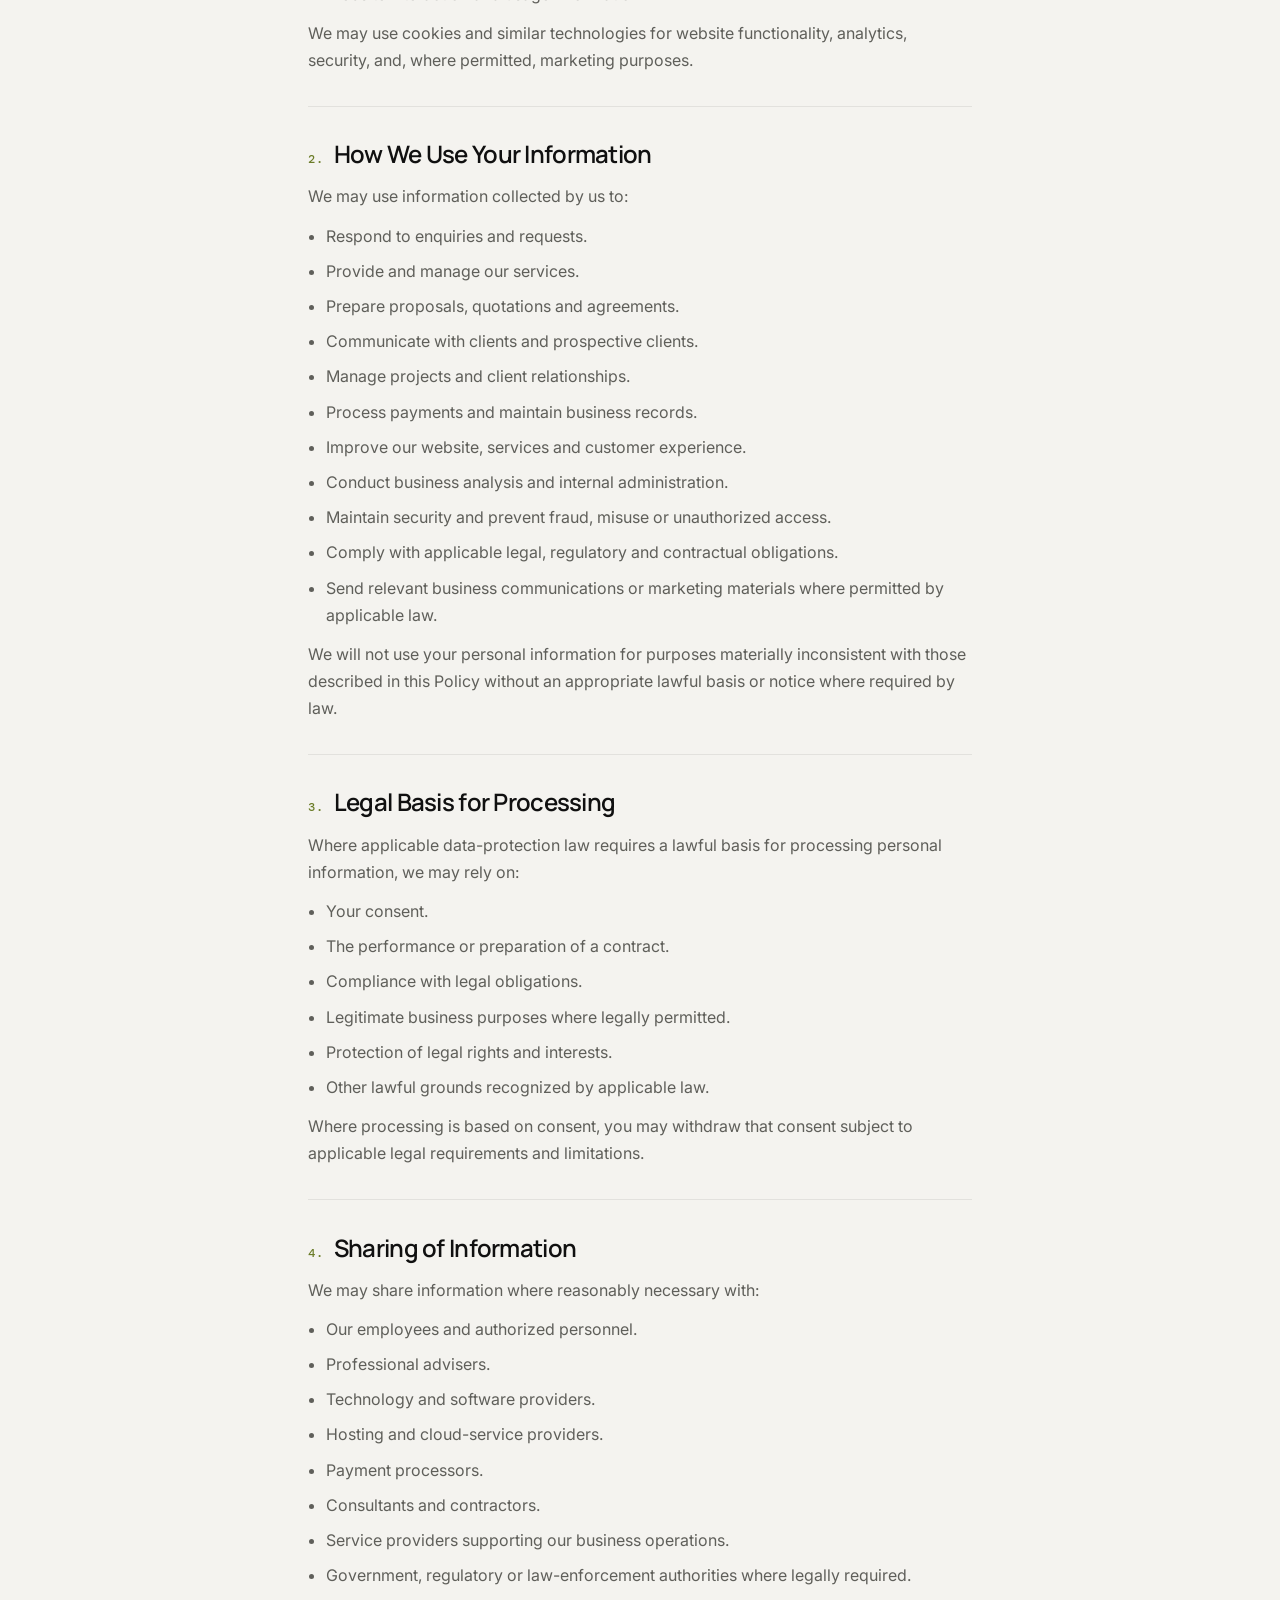
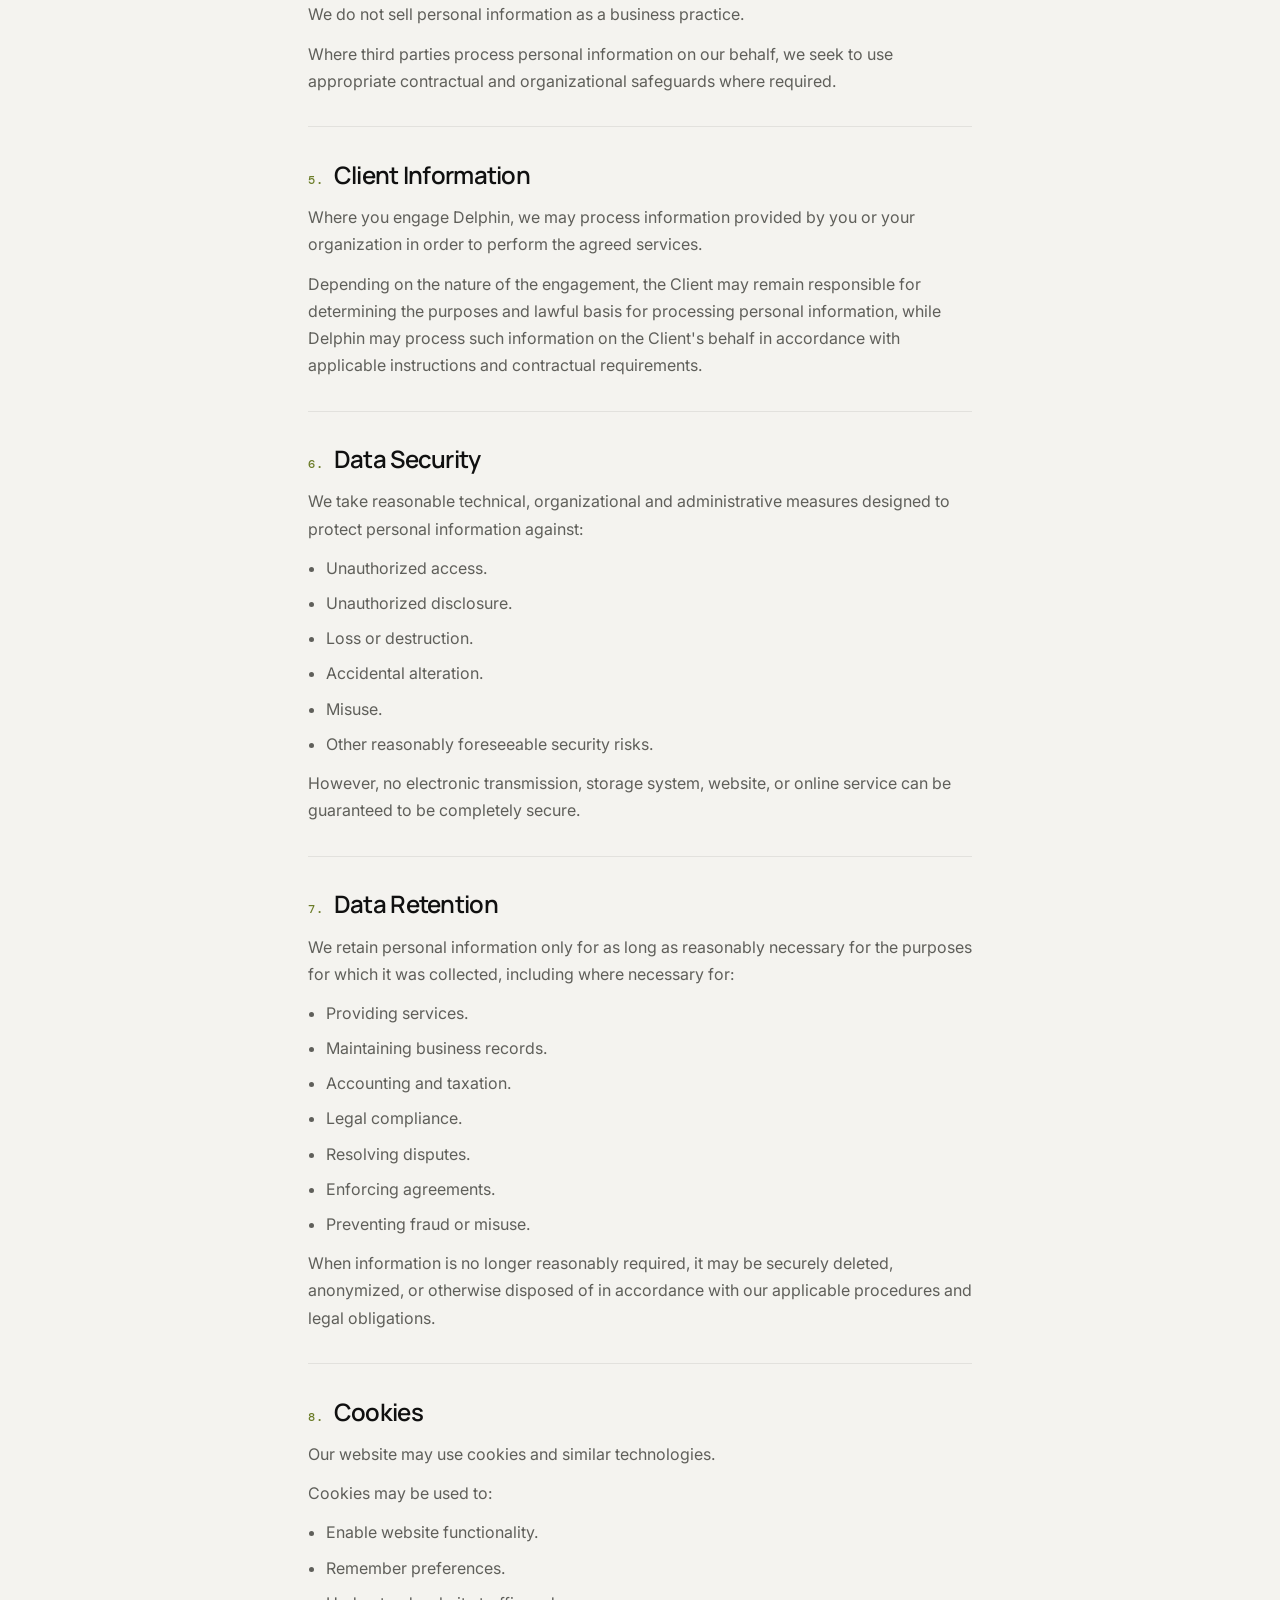
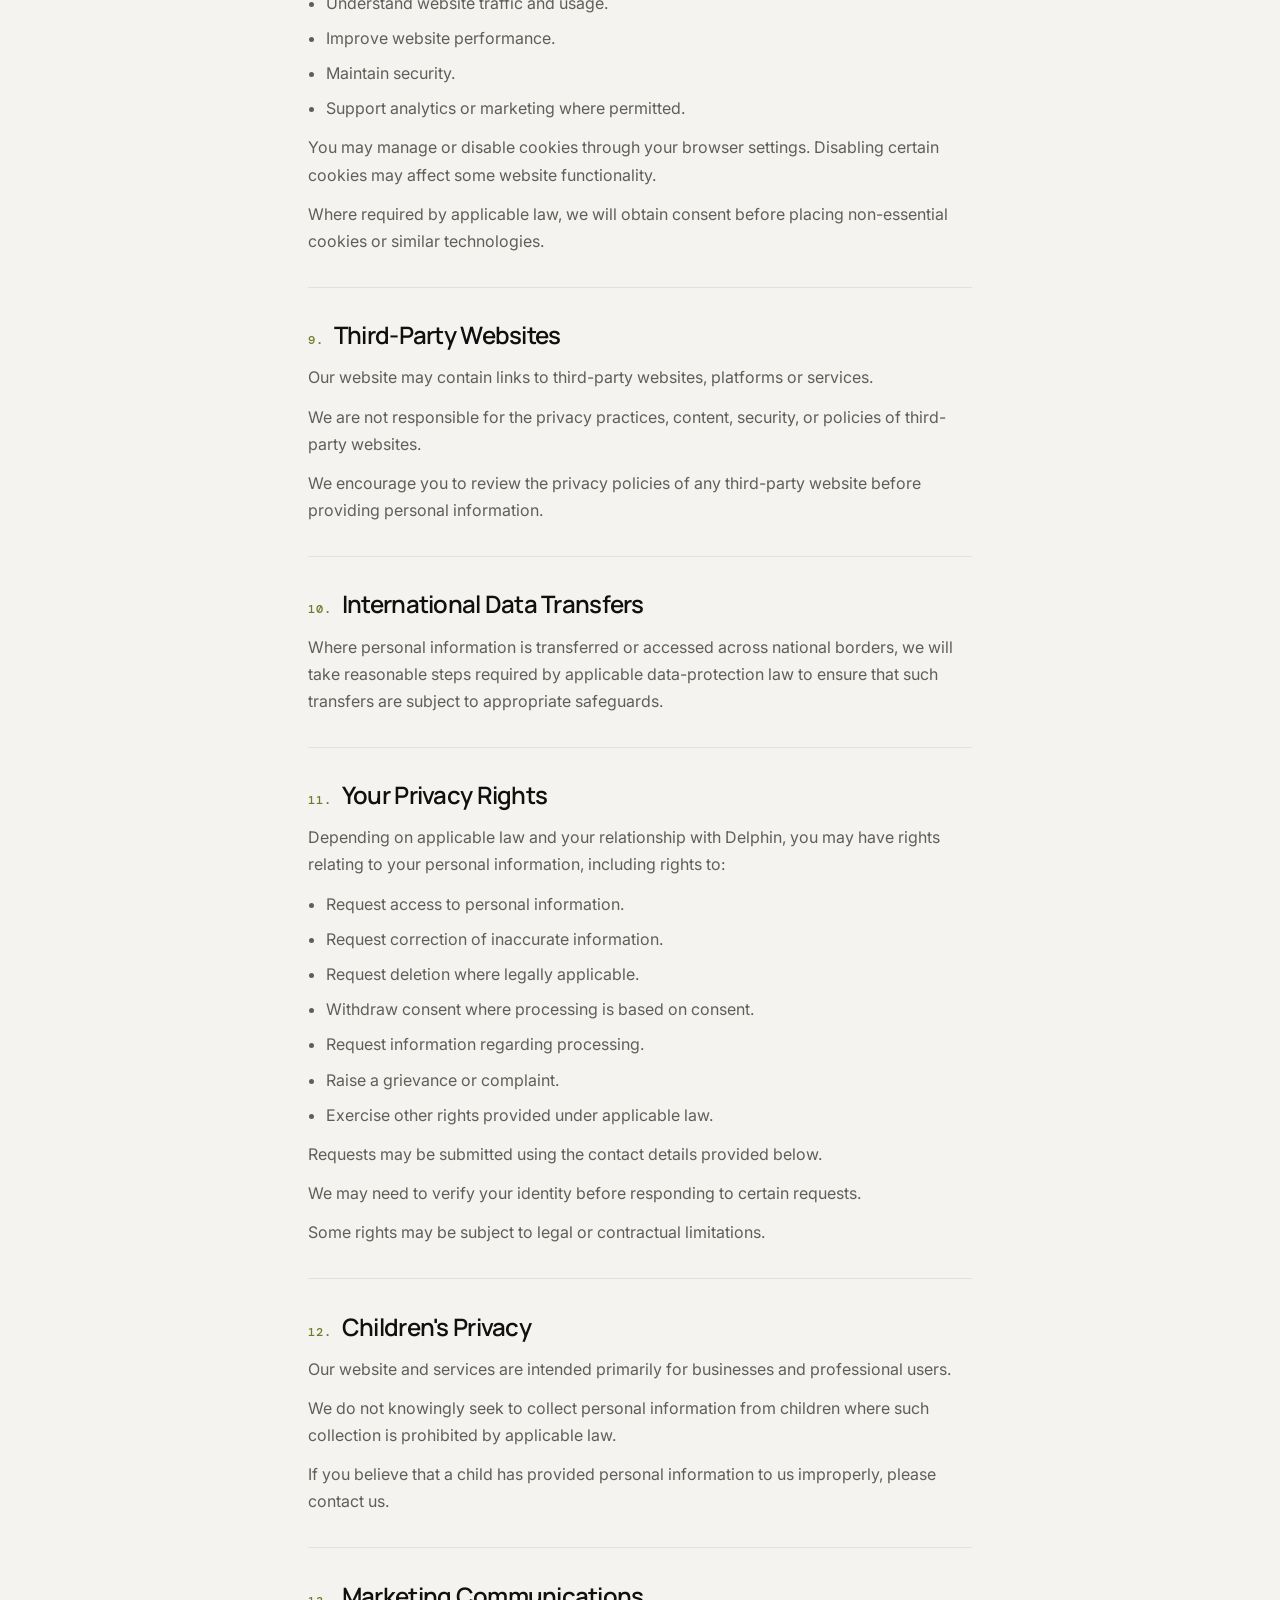
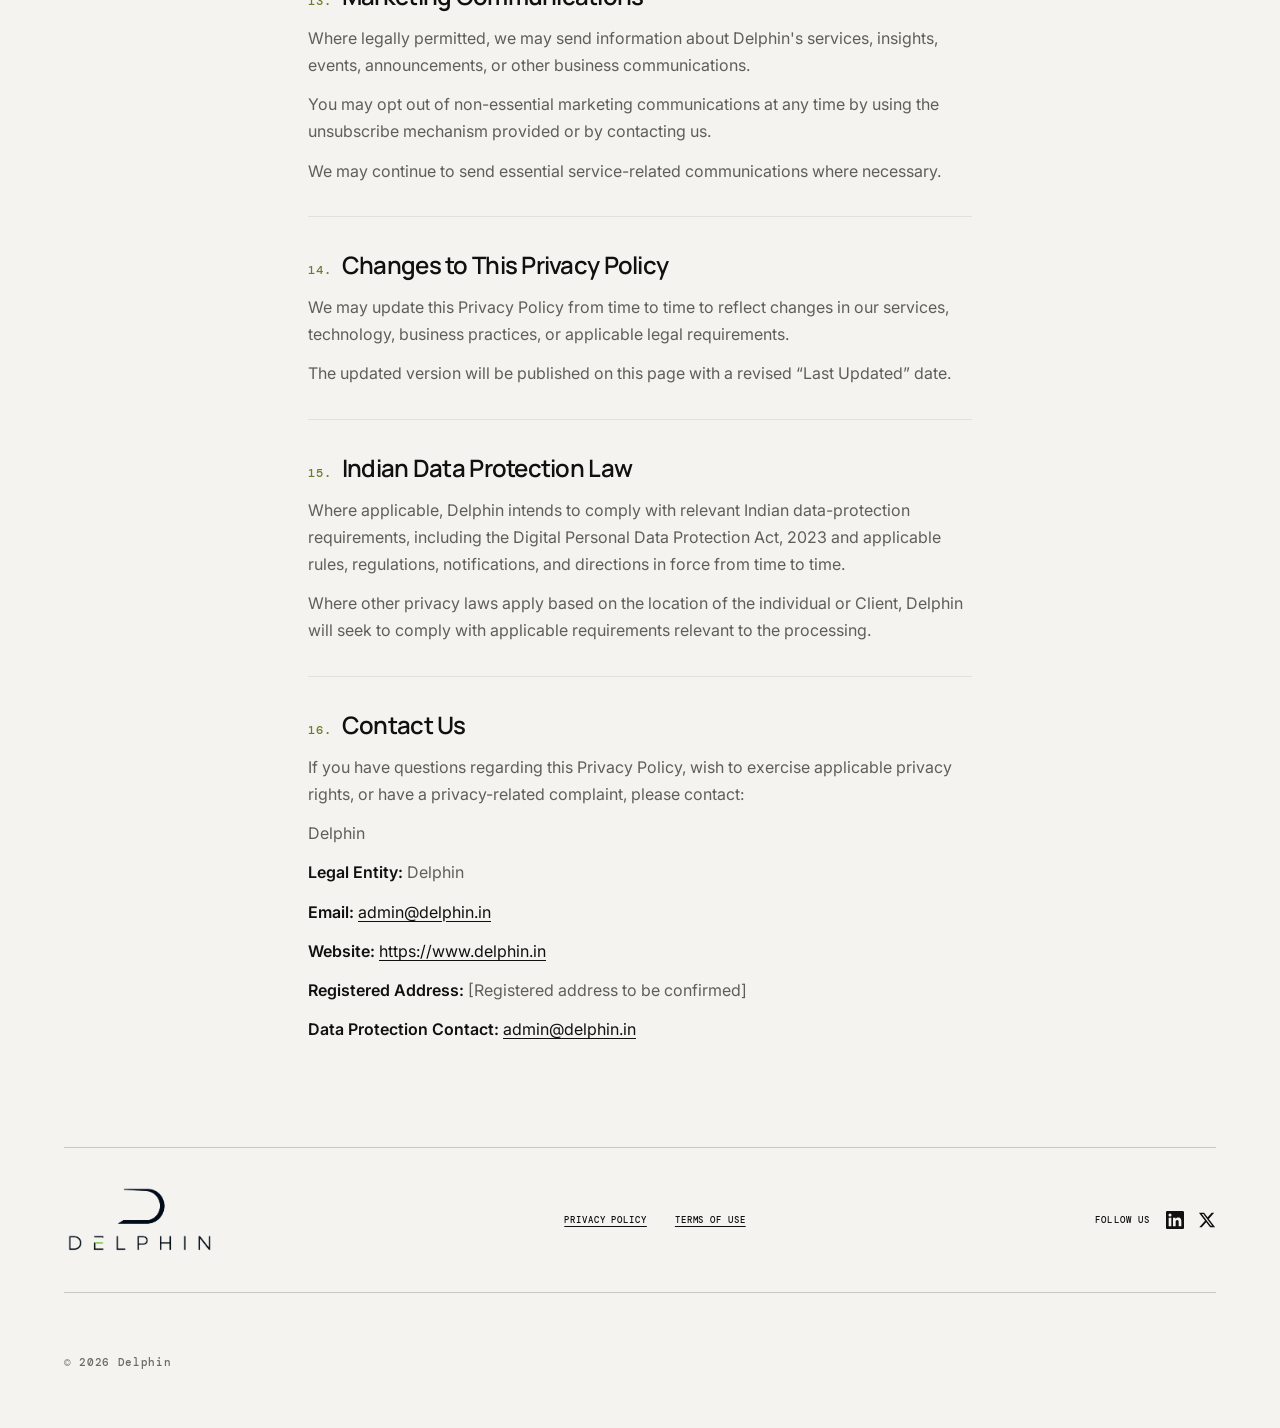
<file: privacy.html>
<!doctype html>
<html lang="en">
  <head>
    <meta charset="UTF-8" />
    <meta name="viewport" content="width=device-width, initial-scale=1.0" />
    <meta
      name="description"
      content="Delphin Privacy Policy — how we collect, use and protect personal information."
    />
    <title>Privacy Policy — Delphin</title>
    <link rel="canonical" href="https://www.delphin.in/privacy.html" />
    <link
      rel="icon"
      type="image/png"
      sizes="48x48"
      href="images/favicon-48x48.png"
    />
    <link
      rel="icon"
      type="image/png"
      sizes="32x32"
      href="images/favicon-32x32.png"
    />
    <link
      rel="icon"
      type="image/png"
      sizes="16x16"
      href="images/favicon-16x16.png"
    />
    <link
      rel="apple-touch-icon"
      sizes="180x180"
      href="images/apple-touch-icon.png"
    />
    <link rel="manifest" href="site.webmanifest" />
    <meta name="theme-color" content="#f4f3ef" />
    <meta property="og:type" content="website" />
    <meta property="og:url" content="https://www.delphin.in/privacy.html" />
    <meta property="og:title" content="Privacy Policy — Delphin" />
    <meta
      property="og:description"
      content="Delphin Privacy Policy — how we collect, use and protect personal information."
    />
    <meta
      property="og:image"
      content="https://www.delphin.in/images/delphin-logo.png"
    />
    <meta property="og:site_name" content="Delphin" />
    <link rel="preconnect" href="https://fonts.googleapis.com" />
    <link rel="preconnect" href="https://fonts.gstatic.com" crossorigin />
    <link
      href="https://fonts.googleapis.com/css2?family=DM+Mono:wght@400;500&family=Inter:wght@400;500;600;700&family=Instrument+Serif:ital@0;1&family=Manrope:wght@500;600;700;800&display=swap"
      rel="stylesheet"
    />
    <link rel="stylesheet" href="styles.css" />
  </head>
  <body class="page-sub page-legal">
    <div class="noise"></div>

    <header class="nav" id="siteNav">
      <div class="nav-pill nav-pill-left">
        <button
          class="menu"
          type="button"
          aria-expanded="false"
          aria-controls="navPanel"
          aria-label="Open menu"
        >
          <span></span><span></span><span></span>
        </button>
        <a class="brand" href="index.html" aria-label="Delphin home">
          <img
            class="brand-logo"
            src="images/delphin-logo-transparent.png"
            alt="Delphin"
            width="766"
            height="366"
          />
        </a>
      </div>
      <a class="nav-pill nav-pill-right nav-cta" href="contact.html"
        >Let's talk <span aria-hidden="true">↗</span></a
      >
      <div class="nav-overlay" id="navOverlay" aria-hidden="true">
        <nav class="nav-panel" id="navPanel" aria-label="Primary">
          <a href="index.html#capabilities">Capabilities</a>
          <a href="index.html#method">How we work</a>
          <a href="index.html#work">Selected work</a>
          <a href="index.html#insights">Insights</a>
          <a href="contact.html">Contact</a>
        </nav>
      </div>
    </header>

    <main class="site-flow">
      <article class="legal-page section-light">
        <a class="page-back" href="index.html" data-page-back>← Back</a>
        <header class="legal-hero reveal visible">
          <p class="kicker">Legal</p>
          <h1>Privacy Policy</h1>
          <p class="legal-updated">Last Updated: 3 September 2026</p>
        </header>
        <div class="legal-intro reveal visible">
          <p>
            At Delphin (“Delphin”, “we”, “us”, or “our”), we respect your
            privacy and are committed to protecting the personal information
            entrusted to us.
          </p>
          <p>
            This Privacy Policy explains how we collect, use, store, disclose,
            and protect information when you visit our website, communicate with
            us, enquire about our services, or engage Delphin for professional
            services.
          </p>
          <p>
            By using our website or providing information to us, you acknowledge
            the practices described in this Privacy Policy.
          </p>
        </div>
        <div class="legal-body">
          <section class="legal-section" id="section-1">
            <h2><span>1.</span> Information We Collect</h2>
            <p>Depending on how you interact with us, we may collect:</p>
            <h4>Information You Provide</h4>
            <ul>
              <li>Name</li>
              <li>Company or organization name</li>
              <li>Job title or designation</li>
              <li>Email address</li>
              <li>Telephone number</li>
              <li>Business address</li>
              <li>Information submitted through contact or enquiry forms</li>
              <li>
                Information provided during consultations or project discussions
              </li>
              <li>Information contained in communications with us</li>
              <li>
                Information necessary to prepare proposals, quotations,
                contracts, invoices, or deliverables
              </li>
            </ul>
            <h4>Information Collected Automatically</h4>
            <p>
              When you visit our website, certain technical information may be
              collected automatically, including:
            </p>
            <ul>
              <li>IP address</li>
              <li>Browser type and version</li>
              <li>Device type</li>
              <li>Operating system</li>
              <li>Pages visited</li>
              <li>Approximate location derived from technical information</li>
              <li>Date and time of visits</li>
              <li>Referring website</li>
              <li>Website interaction and usage information</li>
            </ul>
            <p>
              We may use cookies and similar technologies for website
              functionality, analytics, security, and, where permitted,
              marketing purposes.
            </p>
          </section>
          <section class="legal-section" id="section-2">
            <h2><span>2.</span> How We Use Your Information</h2>
            <p>We may use information collected by us to:</p>
            <ul>
              <li>Respond to enquiries and requests.</li>
              <li>Provide and manage our services.</li>
              <li>Prepare proposals, quotations and agreements.</li>
              <li>Communicate with clients and prospective clients.</li>
              <li>Manage projects and client relationships.</li>
              <li>Process payments and maintain business records.</li>
              <li>Improve our website, services and customer experience.</li>
              <li>Conduct business analysis and internal administration.</li>
              <li>
                Maintain security and prevent fraud, misuse or unauthorized
                access.
              </li>
              <li>
                Comply with applicable legal, regulatory and contractual
                obligations.
              </li>
              <li>
                Send relevant business communications or marketing materials
                where permitted by applicable law.
              </li>
            </ul>
            <p>
              We will not use your personal information for purposes materially
              inconsistent with those described in this Policy without an
              appropriate lawful basis or notice where required by law.
            </p>
          </section>
          <section class="legal-section" id="section-3">
            <h2><span>3.</span> Legal Basis for Processing</h2>
            <p>
              Where applicable data-protection law requires a lawful basis for
              processing personal information, we may rely on:
            </p>
            <ul>
              <li>Your consent.</li>
              <li>The performance or preparation of a contract.</li>
              <li>Compliance with legal obligations.</li>
              <li>Legitimate business purposes where legally permitted.</li>
              <li>Protection of legal rights and interests.</li>
              <li>Other lawful grounds recognized by applicable law.</li>
            </ul>
            <p>
              Where processing is based on consent, you may withdraw that
              consent subject to applicable legal requirements and limitations.
            </p>
          </section>
          <section class="legal-section" id="section-4">
            <h2><span>4.</span> Sharing of Information</h2>
            <p>We may share information where reasonably necessary with:</p>
            <ul>
              <li>Our employees and authorized personnel.</li>
              <li>Professional advisers.</li>
              <li>Technology and software providers.</li>
              <li>Hosting and cloud-service providers.</li>
              <li>Payment processors.</li>
              <li>Consultants and contractors.</li>
              <li>Service providers supporting our business operations.</li>
              <li>
                Government, regulatory or law-enforcement authorities where
                legally required.
              </li>
            </ul>
            <p>We do not sell personal information as a business practice.</p>
            <p>
              Where third parties process personal information on our behalf, we
              seek to use appropriate contractual and organizational safeguards
              where required.
            </p>
          </section>
          <section class="legal-section" id="section-5">
            <h2><span>5.</span> Client Information</h2>
            <p>
              Where you engage Delphin, we may process information provided by
              you or your organization in order to perform the agreed services.
            </p>
            <p>
              Depending on the nature of the engagement, the Client may remain
              responsible for determining the purposes and lawful basis for
              processing personal information, while Delphin may process such
              information on the Client&#x27;s behalf in accordance with
              applicable instructions and contractual requirements.
            </p>
          </section>
          <section class="legal-section" id="section-6">
            <h2><span>6.</span> Data Security</h2>
            <p>
              We take reasonable technical, organizational and administrative
              measures designed to protect personal information against:
            </p>
            <ul>
              <li>Unauthorized access.</li>
              <li>Unauthorized disclosure.</li>
              <li>Loss or destruction.</li>
              <li>Accidental alteration.</li>
              <li>Misuse.</li>
              <li>Other reasonably foreseeable security risks.</li>
            </ul>
            <p>
              However, no electronic transmission, storage system, website, or
              online service can be guaranteed to be completely secure.
            </p>
          </section>
          <section class="legal-section" id="section-7">
            <h2><span>7.</span> Data Retention</h2>
            <p>
              We retain personal information only for as long as reasonably
              necessary for the purposes for which it was collected, including
              where necessary for:
            </p>
            <ul>
              <li>Providing services.</li>
              <li>Maintaining business records.</li>
              <li>Accounting and taxation.</li>
              <li>Legal compliance.</li>
              <li>Resolving disputes.</li>
              <li>Enforcing agreements.</li>
              <li>Preventing fraud or misuse.</li>
            </ul>
            <p>
              When information is no longer reasonably required, it may be
              securely deleted, anonymized, or otherwise disposed of in
              accordance with our applicable procedures and legal obligations.
            </p>
          </section>
          <section class="legal-section" id="section-8">
            <h2><span>8.</span> Cookies</h2>
            <p>Our website may use cookies and similar technologies.</p>
            <p>Cookies may be used to:</p>
            <ul>
              <li>Enable website functionality.</li>
              <li>Remember preferences.</li>
              <li>Understand website traffic and usage.</li>
              <li>Improve website performance.</li>
              <li>Maintain security.</li>
              <li>Support analytics or marketing where permitted.</li>
            </ul>
            <p>
              You may manage or disable cookies through your browser settings.
              Disabling certain cookies may affect some website functionality.
            </p>
            <p>
              Where required by applicable law, we will obtain consent before
              placing non-essential cookies or similar technologies.
            </p>
          </section>
          <section class="legal-section" id="section-9">
            <h2><span>9.</span> Third-Party Websites</h2>
            <p>
              Our website may contain links to third-party websites, platforms
              or services.
            </p>
            <p>
              We are not responsible for the privacy practices, content,
              security, or policies of third-party websites.
            </p>
            <p>
              We encourage you to review the privacy policies of any third-party
              website before providing personal information.
            </p>
          </section>
          <section class="legal-section" id="section-10">
            <h2><span>10.</span> International Data Transfers</h2>
            <p>
              Where personal information is transferred or accessed across
              national borders, we will take reasonable steps required by
              applicable data-protection law to ensure that such transfers are
              subject to appropriate safeguards.
            </p>
          </section>
          <section class="legal-section" id="section-11">
            <h2><span>11.</span> Your Privacy Rights</h2>
            <p>
              Depending on applicable law and your relationship with Delphin,
              you may have rights relating to your personal information,
              including rights to:
            </p>
            <ul>
              <li>Request access to personal information.</li>
              <li>Request correction of inaccurate information.</li>
              <li>Request deletion where legally applicable.</li>
              <li>Withdraw consent where processing is based on consent.</li>
              <li>Request information regarding processing.</li>
              <li>Raise a grievance or complaint.</li>
              <li>Exercise other rights provided under applicable law.</li>
            </ul>
            <p>
              Requests may be submitted using the contact details provided
              below.
            </p>
            <p>
              We may need to verify your identity before responding to certain
              requests.
            </p>
            <p>
              Some rights may be subject to legal or contractual limitations.
            </p>
          </section>
          <section class="legal-section" id="section-12">
            <h2><span>12.</span> Children&#x27;s Privacy</h2>
            <p>
              Our website and services are intended primarily for businesses and
              professional users.
            </p>
            <p>
              We do not knowingly seek to collect personal information from
              children where such collection is prohibited by applicable law.
            </p>
            <p>
              If you believe that a child has provided personal information to
              us improperly, please contact us.
            </p>
          </section>
          <section class="legal-section" id="section-13">
            <h2><span>13.</span> Marketing Communications</h2>
            <p>
              Where legally permitted, we may send information about
              Delphin&#x27;s services, insights, events, announcements, or other
              business communications.
            </p>
            <p>
              You may opt out of non-essential marketing communications at any
              time by using the unsubscribe mechanism provided or by contacting
              us.
            </p>
            <p>
              We may continue to send essential service-related communications
              where necessary.
            </p>
          </section>
          <section class="legal-section" id="section-14">
            <h2><span>14.</span> Changes to This Privacy Policy</h2>
            <p>
              We may update this Privacy Policy from time to time to reflect
              changes in our services, technology, business practices, or
              applicable legal requirements.
            </p>
            <p>
              The updated version will be published on this page with a revised
              “Last Updated” date.
            </p>
          </section>
          <section class="legal-section" id="section-15">
            <h2><span>15.</span> Indian Data Protection Law</h2>
            <p>
              Where applicable, Delphin intends to comply with relevant Indian
              data-protection requirements, including the Digital Personal Data
              Protection Act, 2023 and applicable rules, regulations,
              notifications, and directions in force from time to time.
            </p>
            <p>
              Where other privacy laws apply based on the location of the
              individual or Client, Delphin will seek to comply with applicable
              requirements relevant to the processing.
            </p>
          </section>
          <section class="legal-section" id="section-16">
            <h2><span>16.</span> Contact Us</h2>
            <p>
              If you have questions regarding this Privacy Policy, wish to
              exercise applicable privacy rights, or have a privacy-related
              complaint, please contact:
            </p>
            <p>Delphin</p>
            <p><strong>Legal Entity:</strong> Delphin</p>
            <p>
              <strong>Email:</strong>
              <a href="mailto:admin@delphin.in">admin@delphin.in</a>
            </p>
            <p>
              <strong>Website:</strong>
              <a href="https://www.delphin.in" rel="noopener"
                >https://www.delphin.in</a
              >
            </p>
            <p>
              <strong>Registered Address:</strong> [Registered address to be
              confirmed]
            </p>
            <p>
              <strong>Data Protection Contact:</strong>
              <a href="mailto:admin@delphin.in">admin@delphin.in</a>
            </p>
          </section>
        </div>
      </article>
    </main>

    <footer class="site-footer site-footer--compact">
      <div class="footer-bar">
        <a class="footer-logo" href="index.html" aria-label="Delphin home">
          <img
            class="footer-logo-img"
            src="images/delphin-logo-transparent.png"
            alt="Delphin"
            width="766"
            height="366"
          />
        </a>
        <nav class="footer-legal" aria-label="Legal">
          <a href="privacy.html">Privacy Policy</a>
          <a href="terms.html">Terms of Use</a>
        </nav>
        <div class="footer-social">
          <span class="footer-social-label">Follow us</span>
          <div class="footer-social-icons">
            <a
              href="https://www.linkedin.com/company/delphin-solutions"
              aria-label="LinkedIn"
              target="_blank"
              rel="noopener noreferrer"
              ><svg
                viewBox="0 0 24 24"
                width="18"
                height="18"
                fill="currentColor"
              >
                <path
                  d="M20.447 20.452h-3.554v-5.569c0-1.328-.027-3.037-1.852-3.037-1.853 0-2.136 1.445-2.136 2.939v5.667H9.351V9h3.414v1.561h.046c.477-.9 1.637-1.85 3.37-1.85 3.601 0 4.267 2.37 4.267 5.455v6.286zM5.337 7.433a2.062 2.062 0 01-2.063-2.065 2.064 2.064 0 112.063 2.065zm1.782 13.019H3.555V9h3.564v11.452zM22.225 0H1.771C.792 0 0 .774 0 1.729v20.542C0 23.227.792 24 1.771 24h20.451C23.2 24 24 23.227 24 22.271V1.729C24 .774 23.2 0 22.222 0h.003z"
                /></svg
            ></a>
            <a
              href="https://x.com/Delphin_India"
              aria-label="X"
              target="_blank"
              rel="noopener noreferrer"
              ><svg
                viewBox="0 0 24 24"
                width="18"
                height="18"
                fill="currentColor"
              >
                <path
                  d="M18.244 2.25h3.308l-7.227 8.26 8.502 11.24H16.17l-5.214-6.817L4.99 21.75H1.68l7.73-8.835L1.254 2.25H8.08l4.713 6.231zm-1.161 17.52h1.833L7.084 4.126H5.117z"
                /></svg
            ></a>
          </div>
        </div>
      </div>
      <div class="footer-disclaimer">
        <p class="footer-copy">© 2026 Delphin</p>
      </div>
    </footer>

    <script src="script.js"></script>
  </body>
</html>
</file>
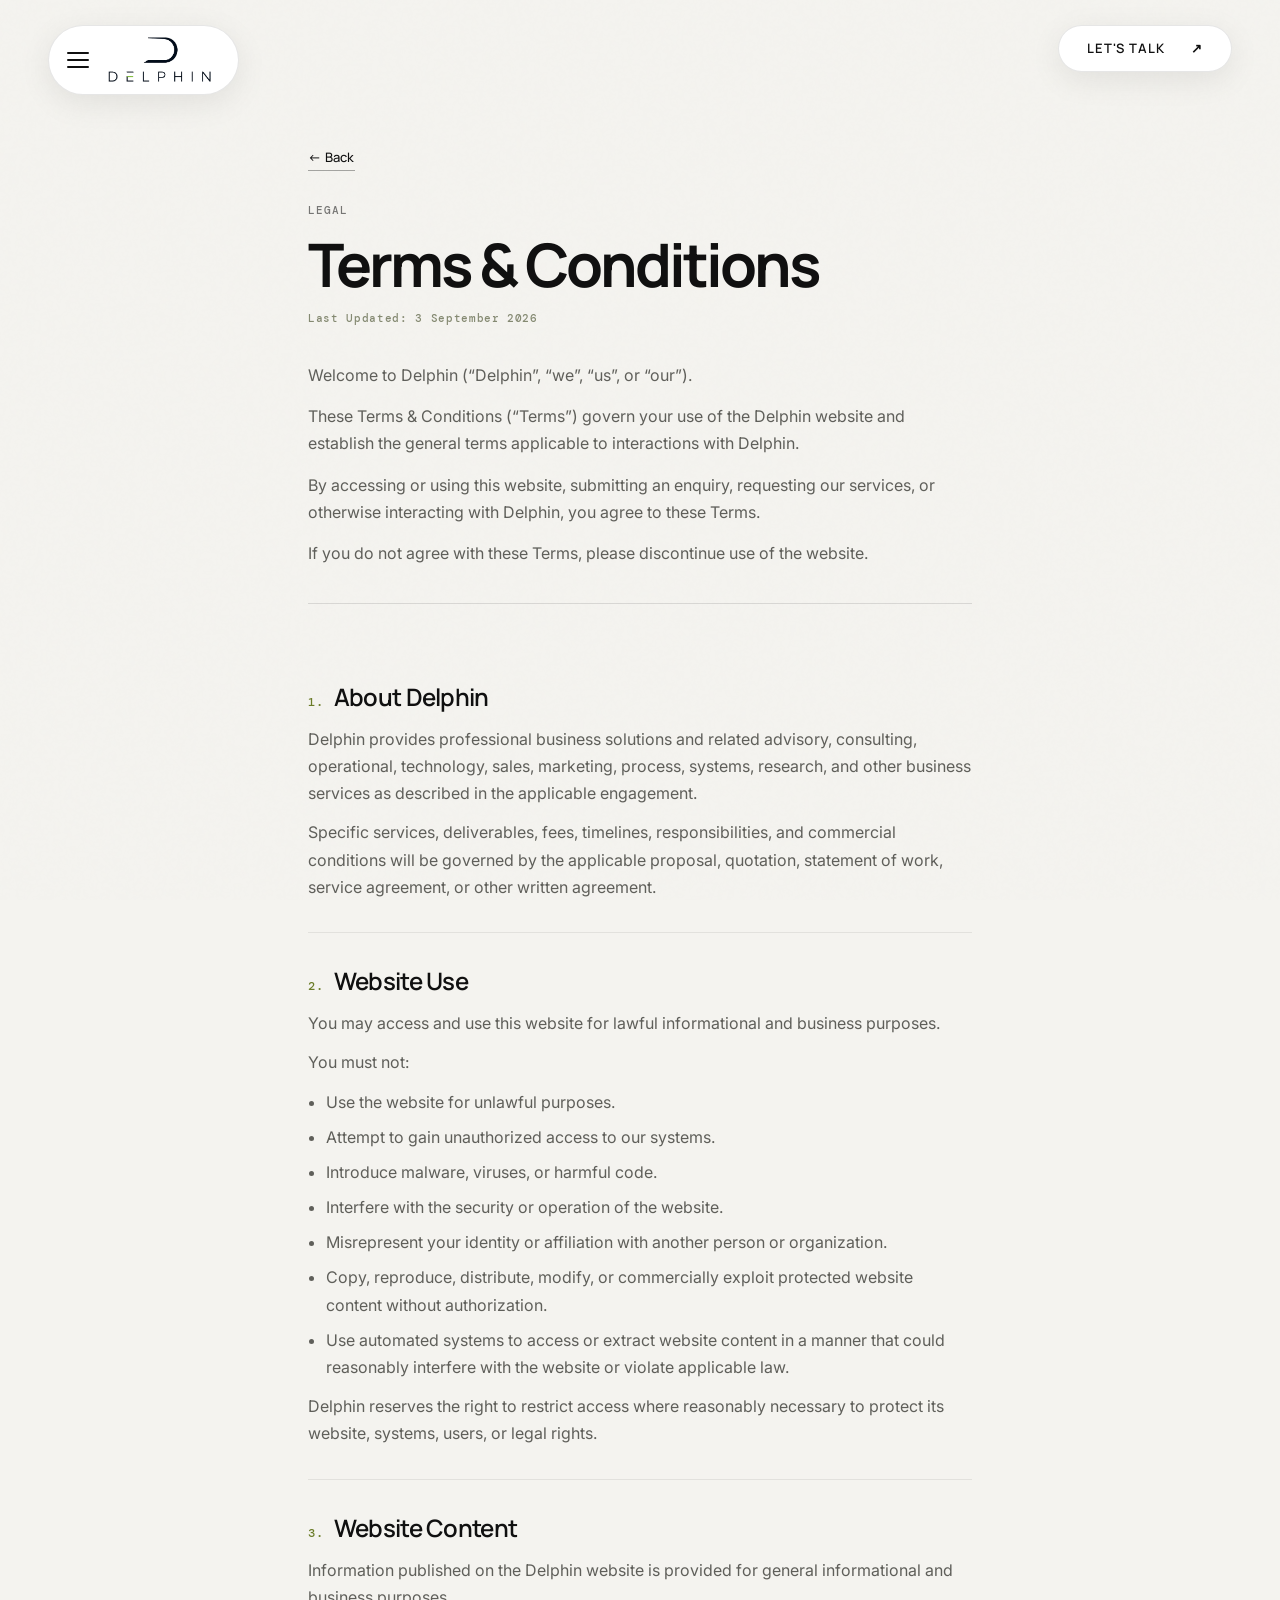
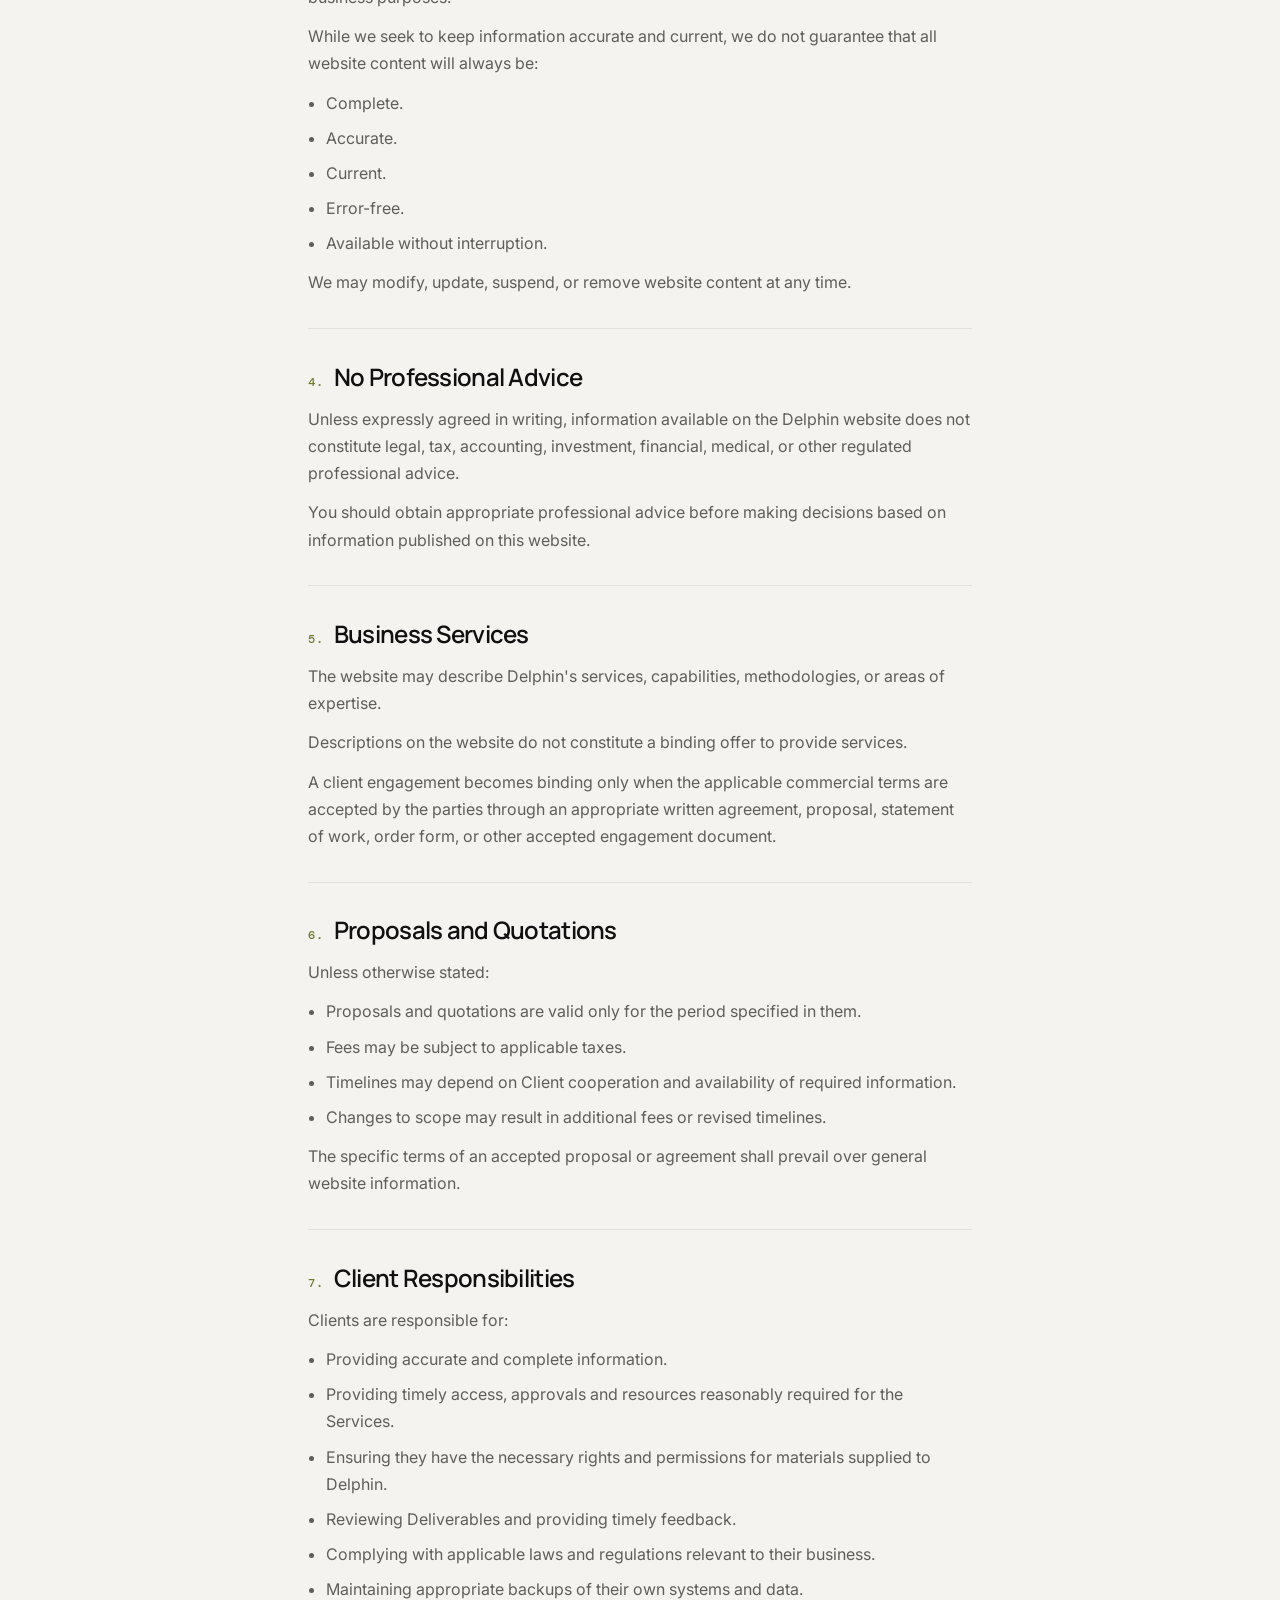
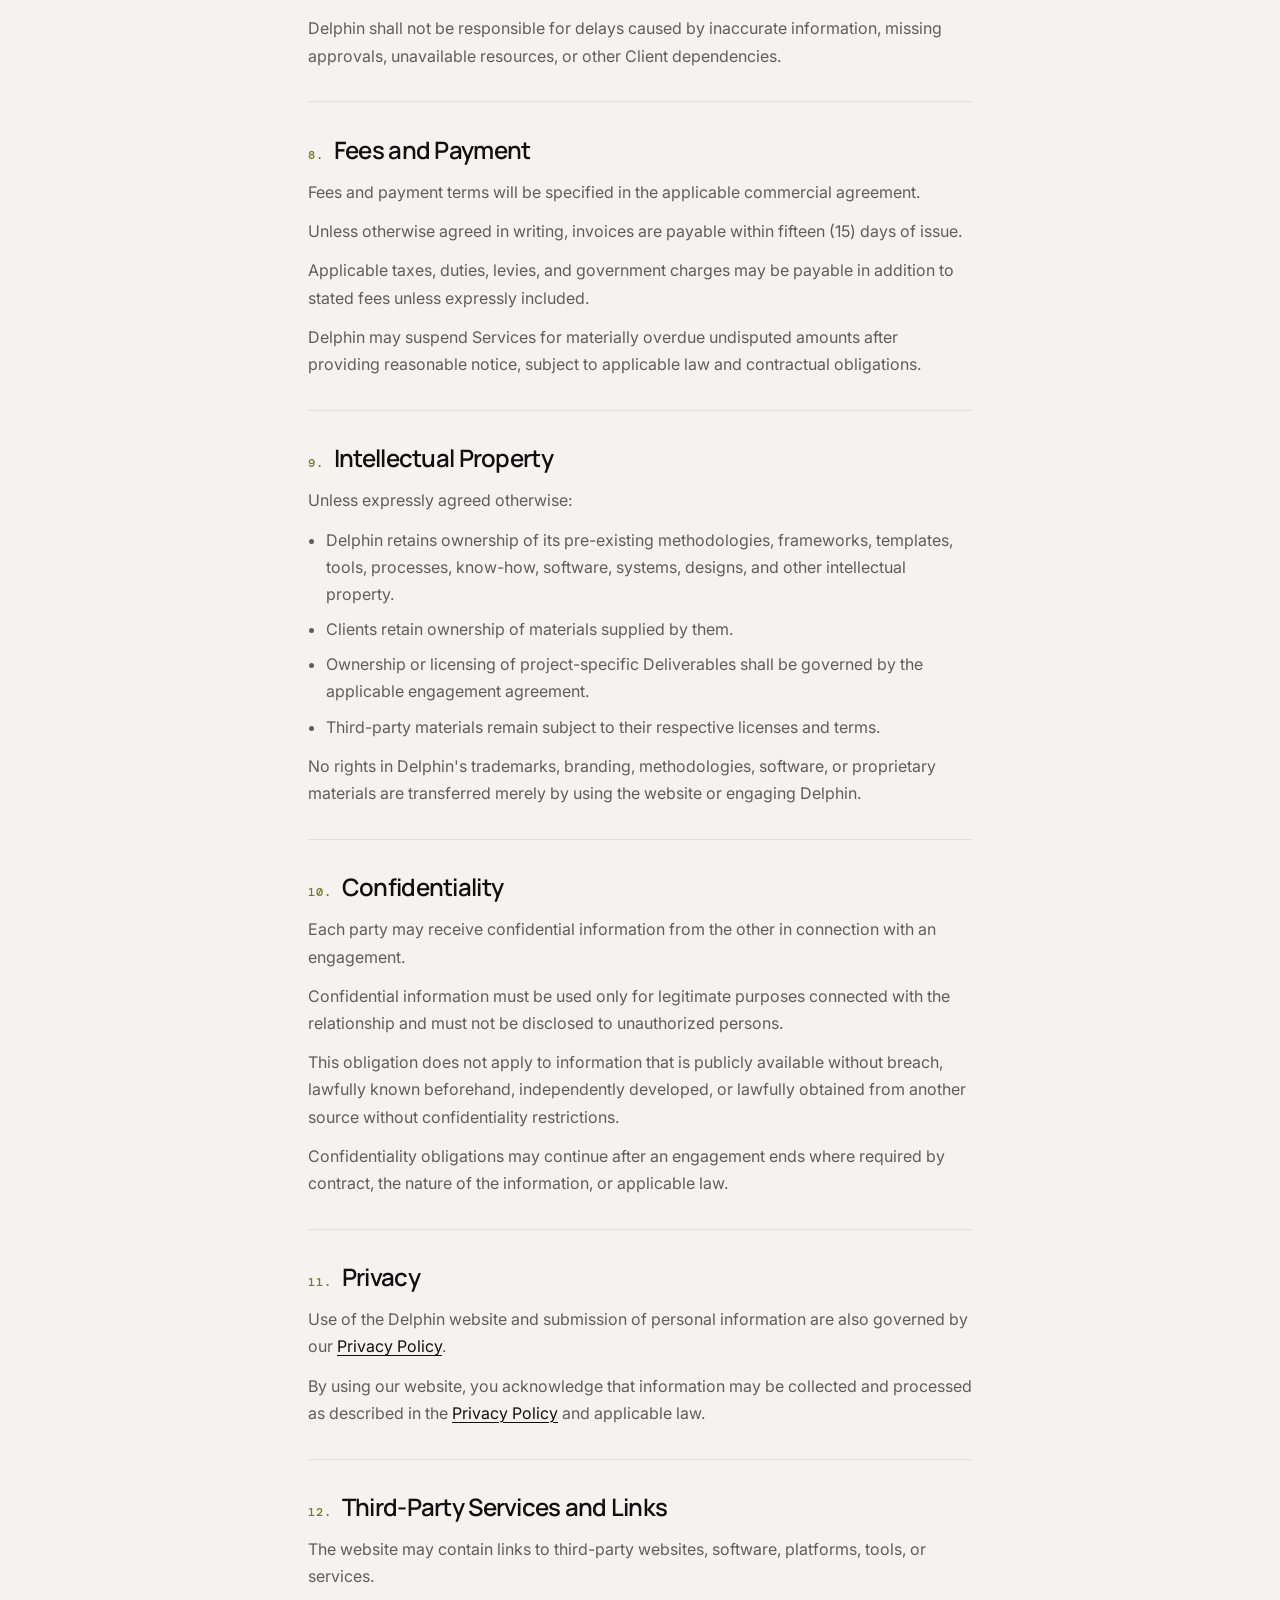
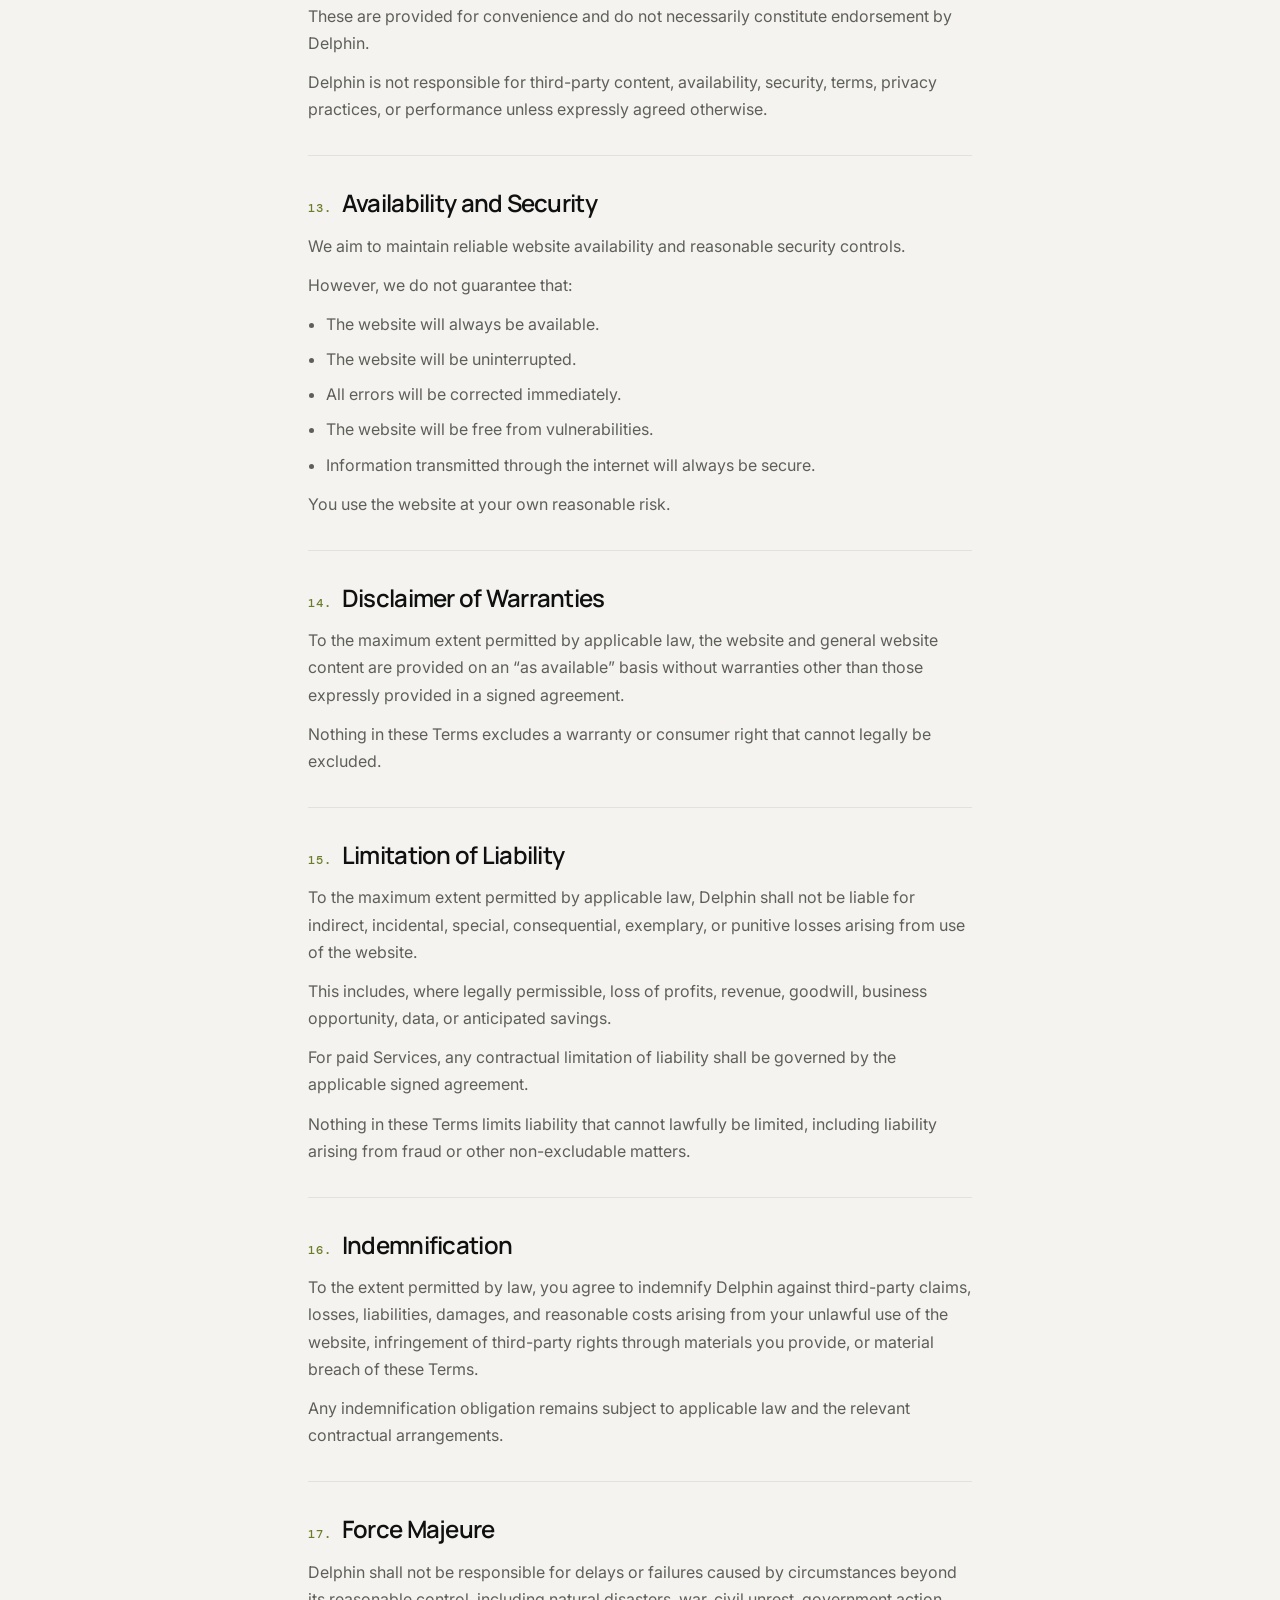
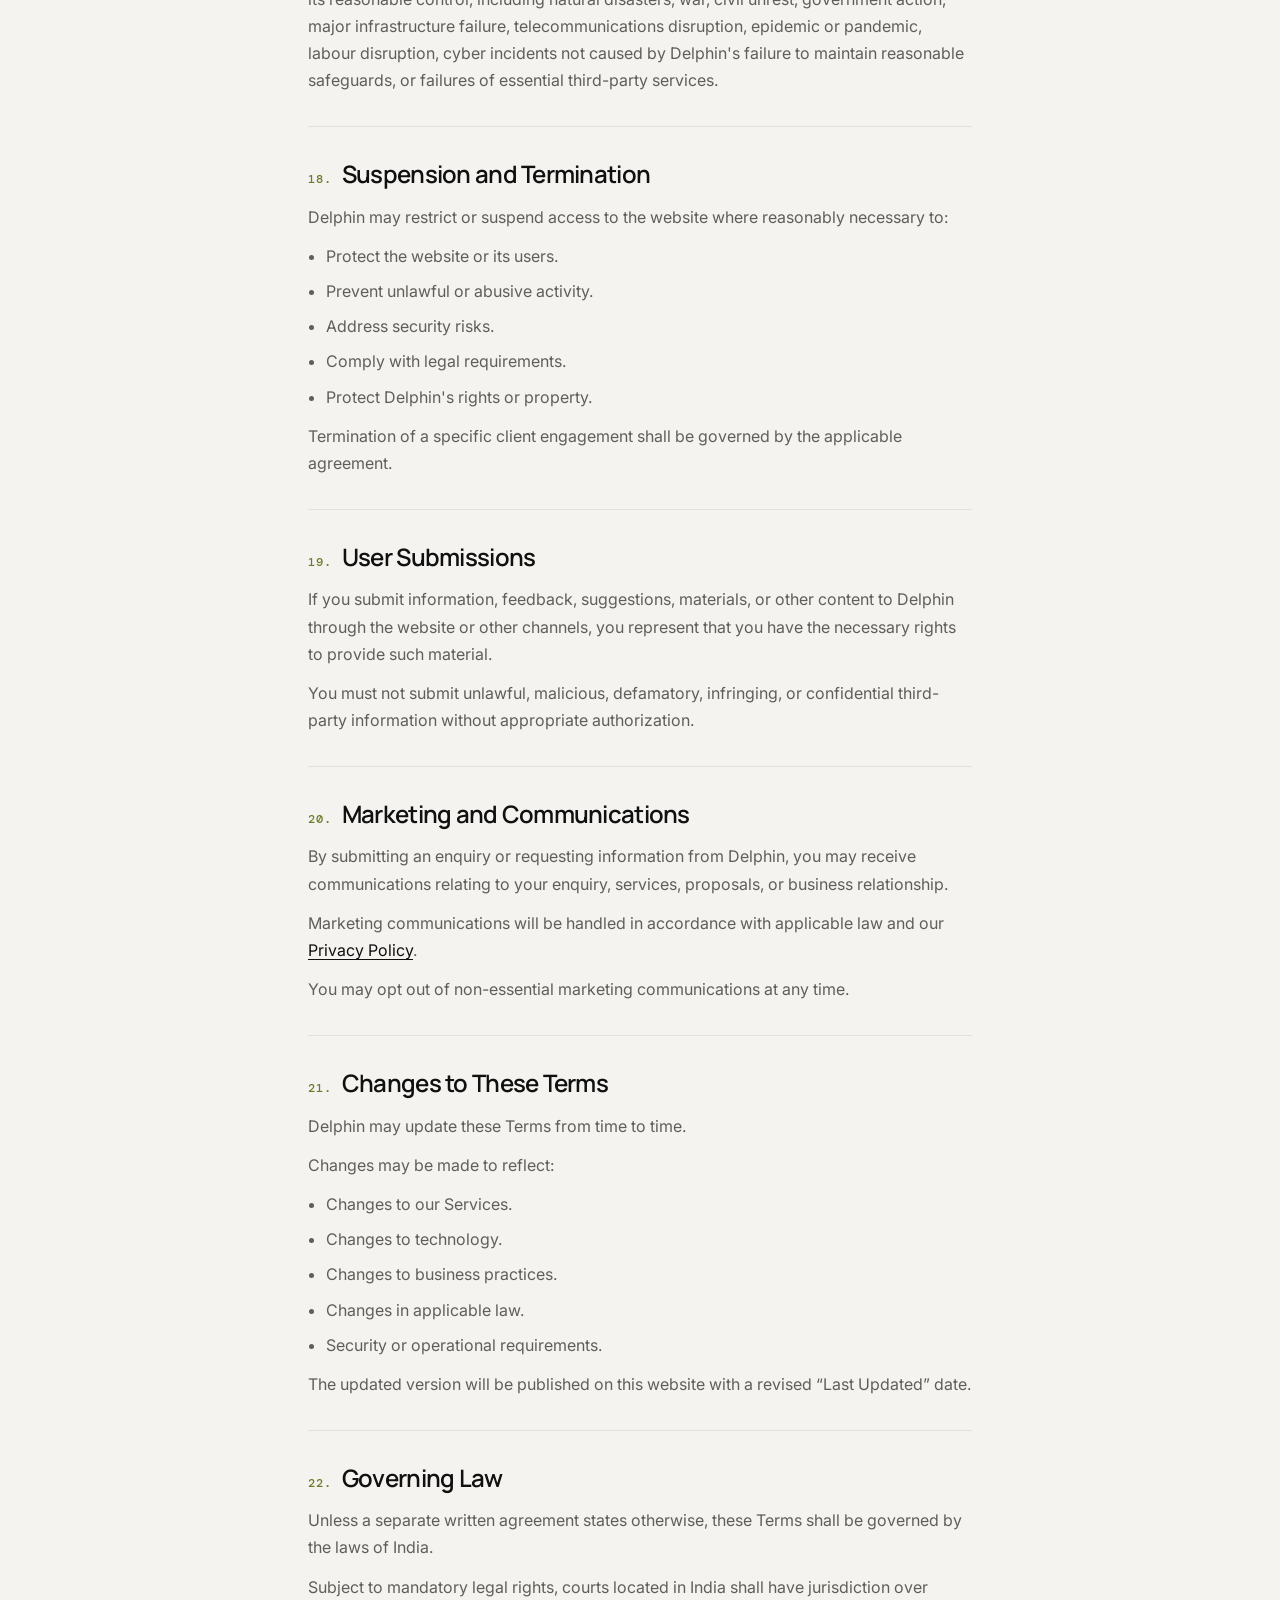
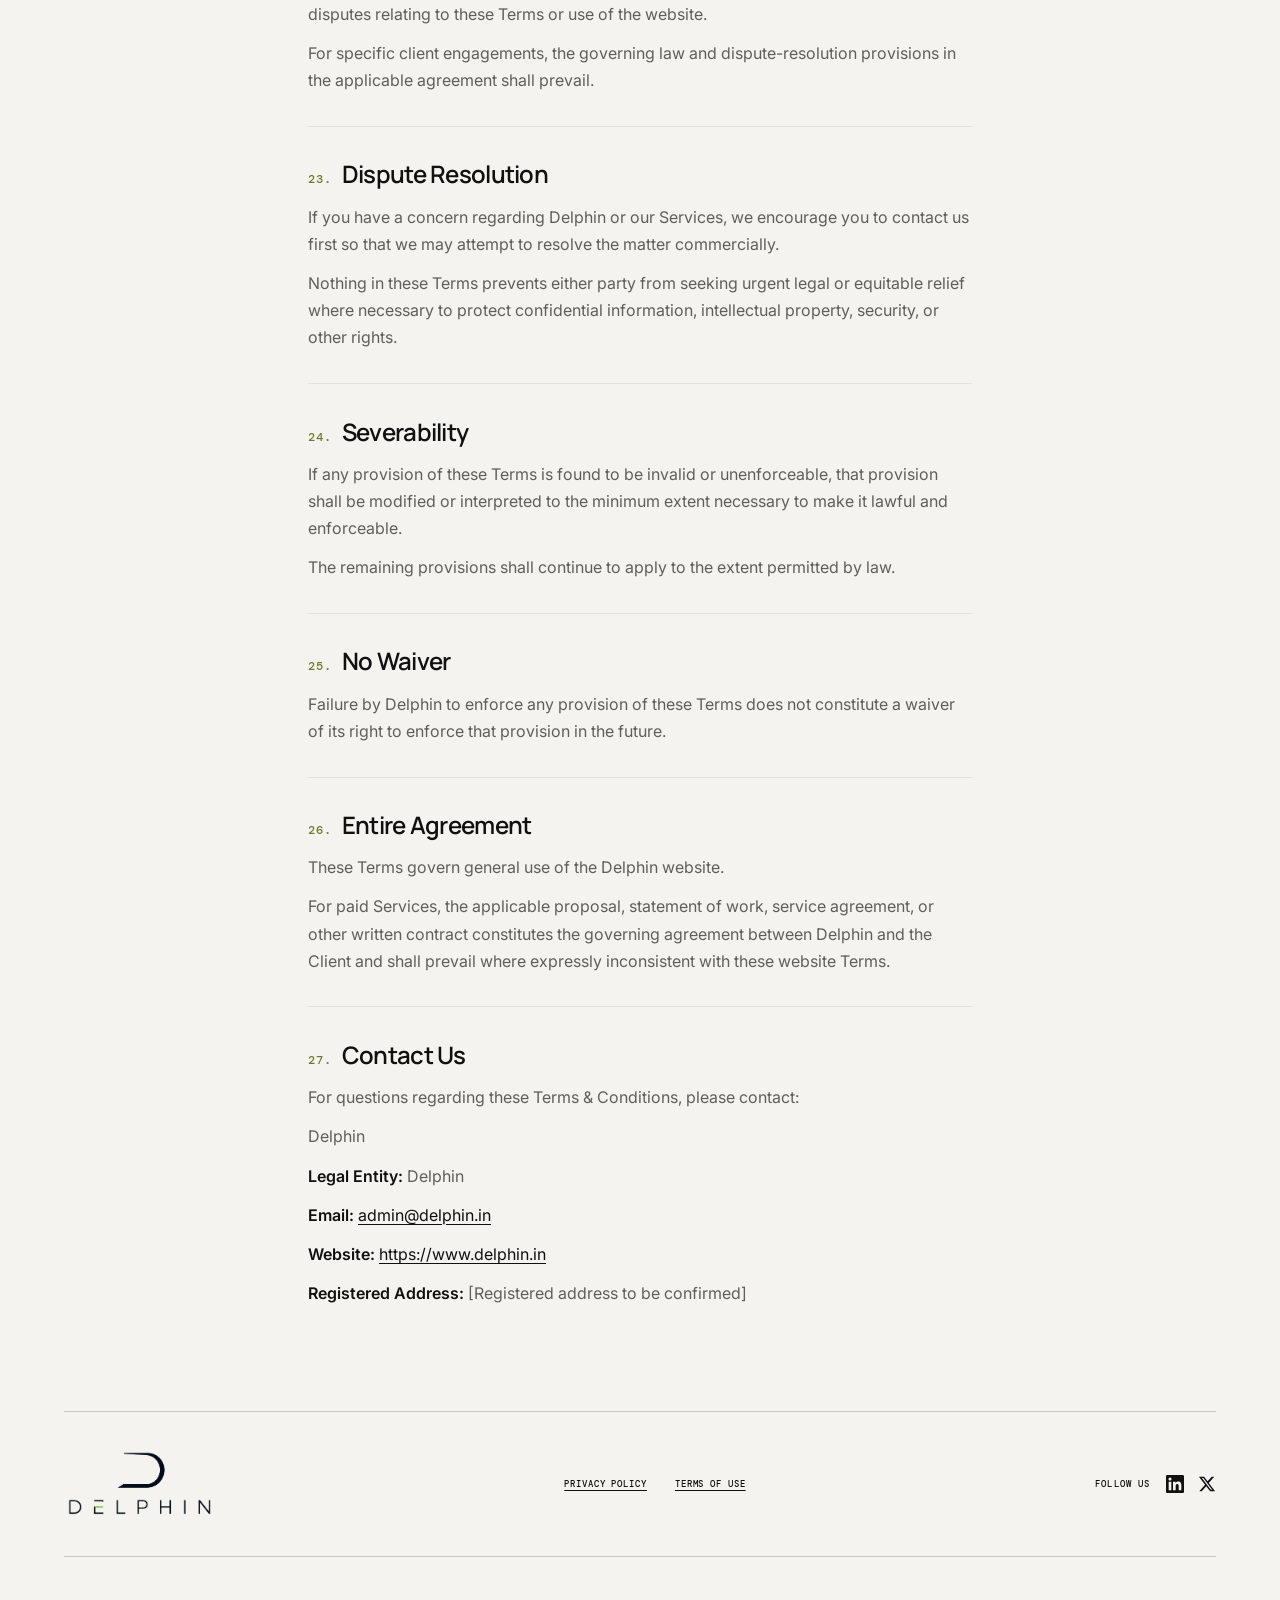
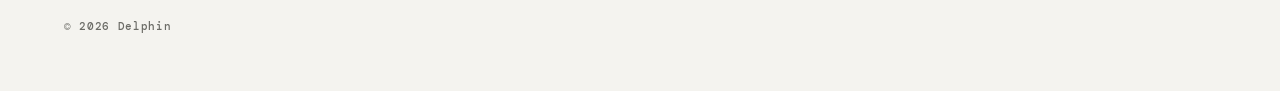
<file: terms.html>
<!doctype html>
<html lang="en">
  <head>
    <meta charset="UTF-8" />
    <meta name="viewport" content="width=device-width, initial-scale=1.0" />
    <meta
      name="description"
      content="Delphin Terms &amp; Conditions — terms governing use of the Delphin website and services."
    />
    <title>Terms &amp; Conditions — Delphin</title>
    <link rel="canonical" href="https://www.delphin.in/terms.html" />
    <link
      rel="icon"
      type="image/png"
      sizes="48x48"
      href="images/favicon-48x48.png"
    />
    <link
      rel="icon"
      type="image/png"
      sizes="32x32"
      href="images/favicon-32x32.png"
    />
    <link
      rel="icon"
      type="image/png"
      sizes="16x16"
      href="images/favicon-16x16.png"
    />
    <link
      rel="apple-touch-icon"
      sizes="180x180"
      href="images/apple-touch-icon.png"
    />
    <link rel="manifest" href="site.webmanifest" />
    <meta name="theme-color" content="#f4f3ef" />
    <meta property="og:type" content="website" />
    <meta property="og:url" content="https://www.delphin.in/terms.html" />
    <meta property="og:title" content="Terms &amp; Conditions — Delphin" />
    <meta
      property="og:description"
      content="Delphin Terms &amp; Conditions — terms governing use of the Delphin website and services."
    />
    <meta
      property="og:image"
      content="https://www.delphin.in/images/delphin-logo.png"
    />
    <meta property="og:site_name" content="Delphin" />
    <link rel="preconnect" href="https://fonts.googleapis.com" />
    <link rel="preconnect" href="https://fonts.gstatic.com" crossorigin />
    <link
      href="https://fonts.googleapis.com/css2?family=DM+Mono:wght@400;500&family=Inter:wght@400;500;600;700&family=Instrument+Serif:ital@0;1&family=Manrope:wght@500;600;700;800&display=swap"
      rel="stylesheet"
    />
    <link rel="stylesheet" href="styles.css" />
  </head>
  <body class="page-sub page-legal">
    <div class="noise"></div>

    <header class="nav" id="siteNav">
      <div class="nav-pill nav-pill-left">
        <button
          class="menu"
          type="button"
          aria-expanded="false"
          aria-controls="navPanel"
          aria-label="Open menu"
        >
          <span></span><span></span><span></span>
        </button>
        <a class="brand" href="index.html" aria-label="Delphin home">
          <img
            class="brand-logo"
            src="images/delphin-logo-transparent.png"
            alt="Delphin"
            width="766"
            height="366"
          />
        </a>
      </div>
      <a class="nav-pill nav-pill-right nav-cta" href="contact.html"
        >Let's talk <span aria-hidden="true">↗</span></a
      >
      <div class="nav-overlay" id="navOverlay" aria-hidden="true">
        <nav class="nav-panel" id="navPanel" aria-label="Primary">
          <a href="index.html#capabilities">Capabilities</a>
          <a href="index.html#method">How we work</a>
          <a href="index.html#work">Selected work</a>
          <a href="index.html#insights">Insights</a>
          <a href="contact.html">Contact</a>
        </nav>
      </div>
    </header>

    <main class="site-flow">
      <article class="legal-page section-light">
        <a class="page-back" href="index.html" data-page-back>← Back</a>
        <header class="legal-hero reveal visible">
          <p class="kicker">Legal</p>
          <h1>Terms &amp; Conditions</h1>
          <p class="legal-updated">Last Updated: 3 September 2026</p>
        </header>
        <div class="legal-intro reveal visible">
          <p>Welcome to Delphin (“Delphin”, “we”, “us”, or “our”).</p>
          <p>
            These Terms &amp; Conditions (“Terms”) govern your use of the
            Delphin website and establish the general terms applicable to
            interactions with Delphin.
          </p>
          <p>
            By accessing or using this website, submitting an enquiry,
            requesting our services, or otherwise interacting with Delphin, you
            agree to these Terms.
          </p>
          <p>
            If you do not agree with these Terms, please discontinue use of the
            website.
          </p>
        </div>
        <div class="legal-body">
          <section class="legal-section" id="section-1">
            <h2><span>1.</span> About Delphin</h2>
            <p>
              Delphin provides professional business solutions and related
              advisory, consulting, operational, technology, sales, marketing,
              process, systems, research, and other business services as
              described in the applicable engagement.
            </p>
            <p>
              Specific services, deliverables, fees, timelines,
              responsibilities, and commercial conditions will be governed by
              the applicable proposal, quotation, statement of work, service
              agreement, or other written agreement.
            </p>
          </section>
          <section class="legal-section" id="section-2">
            <h2><span>2.</span> Website Use</h2>
            <p>
              You may access and use this website for lawful informational and
              business purposes.
            </p>
            <p>You must not:</p>
            <ul>
              <li>Use the website for unlawful purposes.</li>
              <li>Attempt to gain unauthorized access to our systems.</li>
              <li>Introduce malware, viruses, or harmful code.</li>
              <li>Interfere with the security or operation of the website.</li>
              <li>
                Misrepresent your identity or affiliation with another person or
                organization.
              </li>
              <li>
                Copy, reproduce, distribute, modify, or commercially exploit
                protected website content without authorization.
              </li>
              <li>
                Use automated systems to access or extract website content in a
                manner that could reasonably interfere with the website or
                violate applicable law.
              </li>
            </ul>
            <p>
              Delphin reserves the right to restrict access where reasonably
              necessary to protect its website, systems, users, or legal rights.
            </p>
          </section>
          <section class="legal-section" id="section-3">
            <h2><span>3.</span> Website Content</h2>
            <p>
              Information published on the Delphin website is provided for
              general informational and business purposes.
            </p>
            <p>
              While we seek to keep information accurate and current, we do not
              guarantee that all website content will always be:
            </p>
            <ul>
              <li>Complete.</li>
              <li>Accurate.</li>
              <li>Current.</li>
              <li>Error-free.</li>
              <li>Available without interruption.</li>
            </ul>
            <p>
              We may modify, update, suspend, or remove website content at any
              time.
            </p>
          </section>
          <section class="legal-section" id="section-4">
            <h2><span>4.</span> No Professional Advice</h2>
            <p>
              Unless expressly agreed in writing, information available on the
              Delphin website does not constitute legal, tax, accounting,
              investment, financial, medical, or other regulated professional
              advice.
            </p>
            <p>
              You should obtain appropriate professional advice before making
              decisions based on information published on this website.
            </p>
          </section>
          <section class="legal-section" id="section-5">
            <h2><span>5.</span> Business Services</h2>
            <p>
              The website may describe Delphin&#x27;s services, capabilities,
              methodologies, or areas of expertise.
            </p>
            <p>
              Descriptions on the website do not constitute a binding offer to
              provide services.
            </p>
            <p>
              A client engagement becomes binding only when the applicable
              commercial terms are accepted by the parties through an
              appropriate written agreement, proposal, statement of work, order
              form, or other accepted engagement document.
            </p>
          </section>
          <section class="legal-section" id="section-6">
            <h2><span>6.</span> Proposals and Quotations</h2>
            <p>Unless otherwise stated:</p>
            <ul>
              <li>
                Proposals and quotations are valid only for the period specified
                in them.
              </li>
              <li>Fees may be subject to applicable taxes.</li>
              <li>
                Timelines may depend on Client cooperation and availability of
                required information.
              </li>
              <li>
                Changes to scope may result in additional fees or revised
                timelines.
              </li>
            </ul>
            <p>
              The specific terms of an accepted proposal or agreement shall
              prevail over general website information.
            </p>
          </section>
          <section class="legal-section" id="section-7">
            <h2><span>7.</span> Client Responsibilities</h2>
            <p>Clients are responsible for:</p>
            <ul>
              <li>Providing accurate and complete information.</li>
              <li>
                Providing timely access, approvals and resources reasonably
                required for the Services.
              </li>
              <li>
                Ensuring they have the necessary rights and permissions for
                materials supplied to Delphin.
              </li>
              <li>Reviewing Deliverables and providing timely feedback.</li>
              <li>
                Complying with applicable laws and regulations relevant to their
                business.
              </li>
              <li>
                Maintaining appropriate backups of their own systems and data.
              </li>
            </ul>
            <p>
              Delphin shall not be responsible for delays caused by inaccurate
              information, missing approvals, unavailable resources, or other
              Client dependencies.
            </p>
          </section>
          <section class="legal-section" id="section-8">
            <h2><span>8.</span> Fees and Payment</h2>
            <p>
              Fees and payment terms will be specified in the applicable
              commercial agreement.
            </p>
            <p>
              Unless otherwise agreed in writing, invoices are payable within
              fifteen (15) days of issue.
            </p>
            <p>
              Applicable taxes, duties, levies, and government charges may be
              payable in addition to stated fees unless expressly included.
            </p>
            <p>
              Delphin may suspend Services for materially overdue undisputed
              amounts after providing reasonable notice, subject to applicable
              law and contractual obligations.
            </p>
          </section>
          <section class="legal-section" id="section-9">
            <h2><span>9.</span> Intellectual Property</h2>
            <p>Unless expressly agreed otherwise:</p>
            <ul>
              <li>
                Delphin retains ownership of its pre-existing methodologies,
                frameworks, templates, tools, processes, know-how, software,
                systems, designs, and other intellectual property.
              </li>
              <li>Clients retain ownership of materials supplied by them.</li>
              <li>
                Ownership or licensing of project-specific Deliverables shall be
                governed by the applicable engagement agreement.
              </li>
              <li>
                Third-party materials remain subject to their respective
                licenses and terms.
              </li>
            </ul>
            <p>
              No rights in Delphin&#x27;s trademarks, branding, methodologies,
              software, or proprietary materials are transferred merely by using
              the website or engaging Delphin.
            </p>
          </section>
          <section class="legal-section" id="section-10">
            <h2><span>10.</span> Confidentiality</h2>
            <p>
              Each party may receive confidential information from the other in
              connection with an engagement.
            </p>
            <p>
              Confidential information must be used only for legitimate purposes
              connected with the relationship and must not be disclosed to
              unauthorized persons.
            </p>
            <p>
              This obligation does not apply to information that is publicly
              available without breach, lawfully known beforehand, independently
              developed, or lawfully obtained from another source without
              confidentiality restrictions.
            </p>
            <p>
              Confidentiality obligations may continue after an engagement ends
              where required by contract, the nature of the information, or
              applicable law.
            </p>
          </section>
          <section class="legal-section" id="section-11">
            <h2><span>11.</span> Privacy</h2>
            <p>
              Use of the Delphin website and submission of personal information
              are also governed by our
              <a href="privacy.html">Privacy Policy</a>.
            </p>
            <p>
              By using our website, you acknowledge that information may be
              collected and processed as described in the
              <a href="privacy.html">Privacy Policy</a> and applicable law.
            </p>
          </section>
          <section class="legal-section" id="section-12">
            <h2><span>12.</span> Third-Party Services and Links</h2>
            <p>
              The website may contain links to third-party websites, software,
              platforms, tools, or services.
            </p>
            <p>
              These are provided for convenience and do not necessarily
              constitute endorsement by Delphin.
            </p>
            <p>
              Delphin is not responsible for third-party content, availability,
              security, terms, privacy practices, or performance unless
              expressly agreed otherwise.
            </p>
          </section>
          <section class="legal-section" id="section-13">
            <h2><span>13.</span> Availability and Security</h2>
            <p>
              We aim to maintain reliable website availability and reasonable
              security controls.
            </p>
            <p>However, we do not guarantee that:</p>
            <ul>
              <li>The website will always be available.</li>
              <li>The website will be uninterrupted.</li>
              <li>All errors will be corrected immediately.</li>
              <li>The website will be free from vulnerabilities.</li>
              <li>
                Information transmitted through the internet will always be
                secure.
              </li>
            </ul>
            <p>You use the website at your own reasonable risk.</p>
          </section>
          <section class="legal-section" id="section-14">
            <h2><span>14.</span> Disclaimer of Warranties</h2>
            <p>
              To the maximum extent permitted by applicable law, the website and
              general website content are provided on an “as available” basis
              without warranties other than those expressly provided in a signed
              agreement.
            </p>
            <p>
              Nothing in these Terms excludes a warranty or consumer right that
              cannot legally be excluded.
            </p>
          </section>
          <section class="legal-section" id="section-15">
            <h2><span>15.</span> Limitation of Liability</h2>
            <p>
              To the maximum extent permitted by applicable law, Delphin shall
              not be liable for indirect, incidental, special, consequential,
              exemplary, or punitive losses arising from use of the website.
            </p>
            <p>
              This includes, where legally permissible, loss of profits,
              revenue, goodwill, business opportunity, data, or anticipated
              savings.
            </p>
            <p>
              For paid Services, any contractual limitation of liability shall
              be governed by the applicable signed agreement.
            </p>
            <p>
              Nothing in these Terms limits liability that cannot lawfully be
              limited, including liability arising from fraud or other
              non-excludable matters.
            </p>
          </section>
          <section class="legal-section" id="section-16">
            <h2><span>16.</span> Indemnification</h2>
            <p>
              To the extent permitted by law, you agree to indemnify Delphin
              against third-party claims, losses, liabilities, damages, and
              reasonable costs arising from your unlawful use of the website,
              infringement of third-party rights through materials you provide,
              or material breach of these Terms.
            </p>
            <p>
              Any indemnification obligation remains subject to applicable law
              and the relevant contractual arrangements.
            </p>
          </section>
          <section class="legal-section" id="section-17">
            <h2><span>17.</span> Force Majeure</h2>
            <p>
              Delphin shall not be responsible for delays or failures caused by
              circumstances beyond its reasonable control, including natural
              disasters, war, civil unrest, government action, major
              infrastructure failure, telecommunications disruption, epidemic or
              pandemic, labour disruption, cyber incidents not caused by
              Delphin&#x27;s failure to maintain reasonable safeguards, or
              failures of essential third-party services.
            </p>
          </section>
          <section class="legal-section" id="section-18">
            <h2><span>18.</span> Suspension and Termination</h2>
            <p>
              Delphin may restrict or suspend access to the website where
              reasonably necessary to:
            </p>
            <ul>
              <li>Protect the website or its users.</li>
              <li>Prevent unlawful or abusive activity.</li>
              <li>Address security risks.</li>
              <li>Comply with legal requirements.</li>
              <li>Protect Delphin&#x27;s rights or property.</li>
            </ul>
            <p>
              Termination of a specific client engagement shall be governed by
              the applicable agreement.
            </p>
          </section>
          <section class="legal-section" id="section-19">
            <h2><span>19.</span> User Submissions</h2>
            <p>
              If you submit information, feedback, suggestions, materials, or
              other content to Delphin through the website or other channels,
              you represent that you have the necessary rights to provide such
              material.
            </p>
            <p>
              You must not submit unlawful, malicious, defamatory, infringing,
              or confidential third-party information without appropriate
              authorization.
            </p>
          </section>
          <section class="legal-section" id="section-20">
            <h2><span>20.</span> Marketing and Communications</h2>
            <p>
              By submitting an enquiry or requesting information from Delphin,
              you may receive communications relating to your enquiry, services,
              proposals, or business relationship.
            </p>
            <p>
              Marketing communications will be handled in accordance with
              applicable law and our <a href="privacy.html">Privacy Policy</a>.
            </p>
            <p>
              You may opt out of non-essential marketing communications at any
              time.
            </p>
          </section>
          <section class="legal-section" id="section-21">
            <h2><span>21.</span> Changes to These Terms</h2>
            <p>Delphin may update these Terms from time to time.</p>
            <p>Changes may be made to reflect:</p>
            <ul>
              <li>Changes to our Services.</li>
              <li>Changes to technology.</li>
              <li>Changes to business practices.</li>
              <li>Changes in applicable law.</li>
              <li>Security or operational requirements.</li>
            </ul>
            <p>
              The updated version will be published on this website with a
              revised “Last Updated” date.
            </p>
          </section>
          <section class="legal-section" id="section-22">
            <h2><span>22.</span> Governing Law</h2>
            <p>
              Unless a separate written agreement states otherwise, these Terms
              shall be governed by the laws of India.
            </p>
            <p>
              Subject to mandatory legal rights, courts located in India shall
              have jurisdiction over disputes relating to these Terms or use of
              the website.
            </p>
            <p>
              For specific client engagements, the governing law and
              dispute-resolution provisions in the applicable agreement shall
              prevail.
            </p>
          </section>
          <section class="legal-section" id="section-23">
            <h2><span>23.</span> Dispute Resolution</h2>
            <p>
              If you have a concern regarding Delphin or our Services, we
              encourage you to contact us first so that we may attempt to
              resolve the matter commercially.
            </p>
            <p>
              Nothing in these Terms prevents either party from seeking urgent
              legal or equitable relief where necessary to protect confidential
              information, intellectual property, security, or other rights.
            </p>
          </section>
          <section class="legal-section" id="section-24">
            <h2><span>24.</span> Severability</h2>
            <p>
              If any provision of these Terms is found to be invalid or
              unenforceable, that provision shall be modified or interpreted to
              the minimum extent necessary to make it lawful and enforceable.
            </p>
            <p>
              The remaining provisions shall continue to apply to the extent
              permitted by law.
            </p>
          </section>
          <section class="legal-section" id="section-25">
            <h2><span>25.</span> No Waiver</h2>
            <p>
              Failure by Delphin to enforce any provision of these Terms does
              not constitute a waiver of its right to enforce that provision in
              the future.
            </p>
          </section>
          <section class="legal-section" id="section-26">
            <h2><span>26.</span> Entire Agreement</h2>
            <p>These Terms govern general use of the Delphin website.</p>
            <p>
              For paid Services, the applicable proposal, statement of work,
              service agreement, or other written contract constitutes the
              governing agreement between Delphin and the Client and shall
              prevail where expressly inconsistent with these website Terms.
            </p>
          </section>
          <section class="legal-section" id="section-27">
            <h2><span>27.</span> Contact Us</h2>
            <p>
              For questions regarding these Terms &amp; Conditions, please
              contact:
            </p>
            <p>Delphin</p>
            <p><strong>Legal Entity:</strong> Delphin</p>
            <p>
              <strong>Email:</strong>
              <a href="mailto:admin@delphin.in">admin@delphin.in</a>
            </p>
            <p>
              <strong>Website:</strong>
              <a href="https://www.delphin.in" rel="noopener"
                >https://www.delphin.in</a
              >
            </p>
            <p>
              <strong>Registered Address:</strong> [Registered address to be
              confirmed]
            </p>
          </section>
        </div>
      </article>
    </main>

    <footer class="site-footer site-footer--compact">
      <div class="footer-bar">
        <a class="footer-logo" href="index.html" aria-label="Delphin home">
          <img
            class="footer-logo-img"
            src="images/delphin-logo-transparent.png"
            alt="Delphin"
            width="766"
            height="366"
          />
        </a>
        <nav class="footer-legal" aria-label="Legal">
          <a href="privacy.html">Privacy Policy</a>
          <a href="terms.html">Terms of Use</a>
        </nav>
        <div class="footer-social">
          <span class="footer-social-label">Follow us</span>
          <div class="footer-social-icons">
            <a
              href="https://www.linkedin.com/company/delphin-solutions"
              aria-label="LinkedIn"
              target="_blank"
              rel="noopener noreferrer"
              ><svg
                viewBox="0 0 24 24"
                width="18"
                height="18"
                fill="currentColor"
              >
                <path
                  d="M20.447 20.452h-3.554v-5.569c0-1.328-.027-3.037-1.852-3.037-1.853 0-2.136 1.445-2.136 2.939v5.667H9.351V9h3.414v1.561h.046c.477-.9 1.637-1.85 3.37-1.85 3.601 0 4.267 2.37 4.267 5.455v6.286zM5.337 7.433a2.062 2.062 0 01-2.063-2.065 2.064 2.064 0 112.063 2.065zm1.782 13.019H3.555V9h3.564v11.452zM22.225 0H1.771C.792 0 0 .774 0 1.729v20.542C0 23.227.792 24 1.771 24h20.451C23.2 24 24 23.227 24 22.271V1.729C24 .774 23.2 0 22.222 0h.003z"
                /></svg
            ></a>
            <a
              href="https://x.com/Delphin_India"
              aria-label="X"
              target="_blank"
              rel="noopener noreferrer"
              ><svg
                viewBox="0 0 24 24"
                width="18"
                height="18"
                fill="currentColor"
              >
                <path
                  d="M18.244 2.25h3.308l-7.227 8.26 8.502 11.24H16.17l-5.214-6.817L4.99 21.75H1.68l7.73-8.835L1.254 2.25H8.08l4.713 6.231zm-1.161 17.52h1.833L7.084 4.126H5.117z"
                /></svg
            ></a>
          </div>
        </div>
      </div>
      <div class="footer-disclaimer">
        <p class="footer-copy">© 2026 Delphin</p>
      </div>
    </footer>

    <script src="script.js"></script>
  </body>
</html>
</file>
<file: styles.css>
* {
  box-sizing: border-box;
}
html {
  scroll-behavior: smooth;
  -webkit-text-size-adjust: 100%;
  text-size-adjust: 100%;
}
body {
  margin: 0;
  background: #f4f3ef;
  color: #101010;
  font-family:
    Inter,
    system-ui,
    -apple-system,
    "Segoe UI",
    Roboto,
    Arial,
    sans-serif;
  overflow-x: hidden;
  line-height: 1.5;
}
img,
svg,
video {
  max-width: 100%;
  height: auto;
}
.noise {
  position: fixed;
  inset: 0;
  pointer-events: none;
  opacity: 0.035;
  z-index: 20;
  background-image: url("data:image/svg+xml,%3Csvg viewBox='0 0 160 160' xmlns='http://www.w3.org/2000/svg'%3E%3Cfilter id='n'%3E%3CfeTurbulence type='fractalNoise' baseFrequency='.9' numOctaves='3' stitchTiles='stitch'/%3E%3C/filter%3E%3Crect width='100%25' height='100%25' filter='url(%23n)' opacity='.35'/%3E%3C/svg%3E");
}
.nav {
  position: fixed;
  top: 0;
  left: 0;
  width: 100%;
  height: 78px;
  padding: 0 5vw;
  display: flex;
  align-items: center;
  justify-content: space-between;
  z-index: 50;
  mix-blend-mode: difference;
  color: #fff;
}
.brand {
  display: flex;
  align-items: center;
  gap: 11px;
  text-decoration: none;
  color: inherit;
  font:
    700 15px/1 Manrope,
    sans-serif;
  letter-spacing: 0.08em;
}
.brand-mark {
  width: 28px;
  height: 28px;
  border: 1px solid currentColor;
  border-radius: 50%;
  display: grid;
  place-items: center;
  font-size: 12px;
}
.brand-dot {
  color: #d9ff4a;
}
.nav-links {
  display: flex;
  gap: 34px;
}
.nav-links a,
.nav-cta {
  color: inherit;
  text-decoration: none;
  font-size: 12px;
}
.nav-links a {
  opacity: 0.72;
  transition: 0.25s;
}
.nav-links a:hover {
  opacity: 1;
}
.nav-cta {
  border: 1px solid rgba(255, 255, 255, 0.5);
  border-radius: 100px;
  padding: 12px 17px;
}
.nav-cta span {
  margin-left: 10px;
}
.menu {
  display: none;
  background: none;
  border: 0;
  color: white;
}
.section-light,
.section-dark {
  position: relative;
  padding: 12vh 5vw;
}
.section-dark {
  background: #0b0b0b;
  color: #f7f7f3;
}
.statement.section-dark {
  background: #0b0b0b;
}
.section-index {
  font:
    500 10px/1 DM Mono,
    monospace;
  letter-spacing: 0.12em;
  opacity: 0.5;
  margin-bottom: 4vw;
}
.hero {
  min-height: 100svh;
  padding: 0 5vw;
  display: block;
  position: relative;
  background: #f4f3ef;
}
.eyebrow,
.kicker {
  font:
    500 11px DM Mono,
    monospace;
  letter-spacing: 0.08em;
  text-transform: uppercase;
}
.section-dark em,
.section-light em {
  font-style: normal;
  color: #858a72;
}
.hero-text {
  font-size: 16px;
  line-height: 1.65;
  max-width: 500px;
  color: #4d4d4a;
}
.hero-actions {
  display: flex;
  align-items: center;
  gap: 25px;
  margin-top: 36px;
}
.button {
  display: inline-flex;
  align-items: center;
  gap: 30px;
  text-decoration: none;
  border-radius: 100px;
  padding: 15px 20px;
  font-size: 12px;
}
.button-dark {
  background: #101010;
  color: #fff;
}
.button-light {
  background: #f4f3ef;
  color: #101010;
  margin-top: 28px;
}
.text-link {
  color: inherit;
  text-decoration: none;
  font-size: 22px;
  border-bottom: 1px solid currentColor;
  padding-bottom: 5px;
}
.text-link span {
  margin-left: 14px;
}
.statement {
  display: flex;
  flex-direction: column;
}
.statement-grid {
  display: grid;
  grid-template-columns: 0.8fr 1.6fr 1fr;
  gap: 4vw;
  align-items: end;
  margin: auto 0;
}
.statement h2,
.intro h2,
.method h2,
.cap-head h2,
.work-head h2,
.outcome-head h2,
.why h2,
.team-head h2,
.insight-head h2,
.contact h2 {
  font:
    700 clamp(2.4rem, 5.2vw, 5.5rem)/0.95 Manrope,
    system-ui,
    sans-serif;
  letter-spacing: -0.055em;
  margin: 0;
}
.statement h2 em {
  color: #d9ff4a;
}
.body-copy {
  font-size: 15px;
  line-height: 1.7;
  max-width: 500px;
}
.connection-map {
  display: flex;
  align-items: center;
  gap: 12px;
  margin-top: auto;
  padding-top: 10vw;
  font: 500 9px DM Mono;
  letter-spacing: 0.1em;
  opacity: 0.7;
}
.connection-map i {
  height: 1px;
  background: #777;
  flex: 1;
}
.intro-grid {
  display: grid;
  grid-template-columns: 1.35fr 0.8fr;
  gap: 10vw;
}
.large-copy {
  font: 500 26px/1.25 Manrope;
  letter-spacing: -0.025em;
  max-width: 500px;
}
.muted {
  color: #65655f;
  margin: 30px 0;
}
.method {
  background: #f4f3ef;
}
.method-head {
  display: grid;
  grid-template-columns: 1.2fr 0.7fr;
  gap: 10vw;
  margin-bottom: 7vw;
}
.method-head p,
.cap-head p,
.work-head p,
.team-head p {
  max-width: 420px;
  line-height: 1.65;
  color: #66655f;
  font-size: 14px;
}
.method-list {
  border-top: 1px solid #bdbdb5;
}
.method-item {
  display: grid;
  grid-template-columns: 90px 1fr 1.4fr 30px;
  gap: 30px;
  align-items: center;
  padding: 27px 0;
  border-bottom: 1px solid #bdbdb5;
  transition: 0.35s;
}
.method-item:hover,
.method-item.active {
  padding-left: 18px;
  background: rgba(255, 255, 255, 0.25);
}
.method-number,
.cap-num,
.work-info > span,
.person > span,
.insight-grid span {
  font: 500 9px DM Mono;
  letter-spacing: 0.1em;
  opacity: 0.55;
}
.method-item h3 {
  font: 600 28px Manrope;
  letter-spacing: -0.04em;
  margin: 0;
}
.method-item p {
  font-size: 13px;
  line-height: 1.5;
  max-width: 430px;
  margin: 0;
  color: #65655f;
}
.method-arrow {
  font-size: 18px;
}
.capabilities {
  padding-bottom: 12vw;
}
.cap-head {
  display: grid;
  grid-template-columns: 1.2fr 0.7fr;
  gap: 10vw;
  margin-bottom: 7vw;
}
.cap-list {
  border-top: 1px solid #444;
}
.cap-item {
  display: grid;
  grid-template-columns: 70px 1fr 1.1fr 40px;
  align-items: center;
  gap: 25px;
  border-bottom: 1px solid #444;
  padding: 31px 0;
  transition: 0.45s cubic-bezier(0.2, 0.7, 0.2, 1);
  cursor: pointer;
}
.cap-item:hover {
  padding: 45px 25px;
  background: #171717;
}
.cap-item h3 {
  font: 600 27px Manrope;
  letter-spacing: -0.045em;
  margin: 0;
}
.cap-item p {
  font-size: 12px;
  line-height: 1.55;
  color: #a8a8a2;
  margin: 0;
}
.cap-arrow {
  font-size: 20px;
  transition: 0.35s;
}
.cap-item:hover .cap-arrow {
  transform: translate(5px, -5px);
  color: #d9ff4a;
}
.work-head {
  display: grid;
  grid-template-columns: 1.2fr 0.65fr;
  gap: 8vw;
  margin-bottom: 7vw;
}
.work-list {
  display: flex;
  flex-direction: column;
  gap: 8vw;
}
.work-card {
  display: grid;
  grid-template-columns: 1.35fr 0.75fr;
  gap: 5vw;
  align-items: center;
}
.work-card.reverse {
  grid-template-columns: 0.75fr 1.35fr;
}
.work-card.reverse .work-visual {
  order: 2;
}
.work-card.reverse .work-info {
  order: 1;
}
.work-visual {
  min-height: 480px;
  background: #deddd5;
  display: grid;
  place-items: center;
  overflow: hidden;
}
.demo-window {
  width: 78%;
  min-height: 285px;
  background: #111;
  color: #eee;
  padding: 25px;
  box-shadow: 0 30px 80px rgba(0, 0, 0, 0.18);
  transform: rotate(-2deg);
  transition: 0.6s;
}
.work-card:hover .demo-window {
  transform: rotate(0) scale(1.025);
}
.demo-top {
  display: flex;
  justify-content: space-between;
  border-bottom: 1px solid #444;
  padding-bottom: 13px;
  font: 500 8px DM Mono;
  letter-spacing: 0.08em;
}
.demo-top span:last-child {
  color: #d9ff4a;
}
.metric-row {
  display: grid;
  grid-template-columns: repeat(3, 1fr);
  gap: 10px;
  padding: 40px 0;
}
.metric-row small {
  display: block;
  color: #777;
  font: 8px DM Mono;
}
.metric-row strong {
  font: 600 29px Manrope;
  display: block;
  margin-top: 6px;
}
.flow {
  display: flex;
  align-items: center;
  gap: 8px;
  flex-wrap: wrap;
  font: 8px DM Mono;
  color: #bdbdb8;
}
.flow span {
  border: 1px solid #444;
  padding: 8px;
}
.flow i {
  font-style: normal;
  color: #d9ff4a;
}
.work-info > span {
  display: block;
}
.work-info h3 {
  font: 600 38px/0.98 Manrope;
  letter-spacing: -0.05em;
  margin: 22px 0;
}
.work-info p {
  font-size: 12px;
  color: #777;
  margin-bottom: 32px;
}
.work-info a,
.insight-grid a {
  font-size: 11px;
  color: inherit;
  text-decoration: none;
  border-bottom: 1px solid #999;
  padding-bottom: 5px;
}
.bars {
  height: 175px;
  display: flex;
  align-items: end;
  gap: 9px;
  padding: 25px 0;
}
.bars i {
  display: block;
  flex: 1;
  background: #d9ff4a;
  opacity: 0.8;
  min-height: 8px;
}
.demo-footer {
  display: grid;
  grid-template-columns: 1fr 1fr 1fr 1fr;
  gap: 10px;
  border-top: 1px solid #444;
  padding-top: 14px;
  font: 8px DM Mono;
}
.demo-footer strong {
  font-size: 12px;
}
.auto-flow {
  display: flex;
  flex-direction: column;
  align-items: center;
  gap: 7px;
  padding: 23px 0;
  font: 9px DM Mono;
}
.auto-flow b {
  font-weight: 400;
  border: 1px solid #444;
  width: 62%;
  padding: 9px;
  text-align: center;
}
.auto-flow i {
  font-style: normal;
  color: #d9ff4a;
}
.outcome-head {
  margin-bottom: 8vw;
}
.outcome-grid {
  display: grid;
  grid-template-columns: repeat(4, 1fr);
  border-top: 1px solid #444;
}
.outcome-grid article {
  padding: 35px 25px 0 0;
  border-right: 1px solid #444;
  margin-right: 25px;
}
.outcome-grid article:last-child {
  border: 0;
}
.outcome-grid strong {
  display: block;
  font: 600 37px Manrope;
  letter-spacing: -0.05em;
}
.outcome-grid span {
  display: block;
  font: 500 27px Manrope;
  color: #d9ff4a;
  letter-spacing: -0.04em;
}
.outcome-grid p {
  font-size: 12px;
  color: #999;
  line-height: 1.6;
  margin-top: 28px;
}
.why-grid {
  display: grid;
  grid-template-columns: 1.2fr 0.8fr;
  gap: 9vw;
}
.why h2 {
  font-size: clamp(2.4rem, 4.8vw, 4.8rem);
}
.why-points {
  border-top: 1px solid #bbb;
}
.why-points > div {
  display: grid;
  grid-template-columns: 45px 1fr;
  gap: 15px;
  padding: 27px 0;
  border-bottom: 1px solid #bbb;
}
.why-points span {
  font: 500 9px DM Mono;
  opacity: 0.5;
}
.why-points h3 {
  font: 600 20px Manrope;
  margin: 0;
}
.why-points p {
  font-size: 12px;
  color: #666;
  line-height: 1.6;
  margin: 10px 0 0;
  grid-column: 2;
}
.team-head {
  display: grid;
  grid-template-columns: 1.2fr 0.7fr;
  gap: 10vw;
  margin-bottom: 8vw;
}
.team-grid {
  display: grid;
  grid-template-columns: repeat(4, 1fr);
  gap: 18px;
}
.person {
  border-top: 1px solid #444;
  padding-top: 18px;
  position: relative;
}
.avatar {
  height: 250px;
  margin: 22px 0;
  background: linear-gradient(135deg, #202020, #343434);
  display: grid;
  place-items: center;
  font: 700 55px Manrope;
  color: #777;
  letter-spacing: -0.08em;
}
.person h3 {
  font: 600 19px Manrope;
  margin: 0;
}
.person p {
  font-size: 11px;
  color: #888;
}
.insight-head {
  display: flex;
  justify-content: space-between;
  align-items: end;
  gap: 40px;
  margin-bottom: 7vw;
}
.insight-grid {
  display: grid;
  grid-template-columns: repeat(3, 1fr);
  border-top: 1px solid #bbb;
}
.insight-grid article {
  padding: 27px 25px 35px 0;
  border-right: 1px solid #bbb;
  margin-right: 25px;
}
.insight-grid article:last-child {
  border: 0;
}
.insight-grid h3 {
  font: 600 26px/1.05 Manrope;
  letter-spacing: -0.04em;
  margin: 35px 0 40px;
}
.insight-grid p {
  font-size: 11px;
  color: #777;
}
.contact {
  display: grid;
  place-items: center;
  text-align: center;
  padding: 12vh 5vw;
}
.contact-inner {
  max-width: 1100px;
}
.contact h2 {
  font-size: clamp(2.5rem, 5.5vw, 5rem);
  margin-top: 35px;
}
.contact-inner > p:not(.eyebrow) {
  font: 500 25px Manrope;
  color: #d9ff4a;
}
.footer {
  padding-top: 50px;
  padding-bottom: 35px;
}
.footer-top {
  display: flex;
  justify-content: space-between;
  align-items: center;
  padding-bottom: 45px;
  border-bottom: 1px solid #333;
}
.footer-top p {
  font-size: 11px;
  color: #888;
}
.footer-bottom {
  display: flex;
  justify-content: space-between;
  gap: 20px;
  padding-top: 25px;
  font: 9px DM Mono;
  color: #777;
}
.footer-bottom a {
  color: #fff;
  text-decoration: none;
}
.reveal {
  opacity: 0;
  transform: translateY(18px);
  transition:
    opacity 0.95s cubic-bezier(0.16, 1, 0.3, 1),
    transform 0.95s cubic-bezier(0.16, 1, 0.3, 1);
  will-change: opacity, transform;
}
.reveal.visible {
  opacity: 1;
  transform: none;
}
@media (prefers-reduced-motion: reduce) {
  .reveal {
    opacity: 1;
    transform: none;
    transition: none;
    will-change: auto;
  }
}
@media (max-width: 900px) {
  .nav-links,
  .nav-cta {
    display: none;
  }
  .menu {
    display: flex;
    flex-direction: column;
    gap: 5px;
  }
  .menu span {
    display: block;
    width: 24px;
    height: 1px;
    background: white;
  }
  .statement-grid,
  .intro-grid,
  .method-head,
  .cap-head,
  .work-head,
  .why-grid,
  .team-head {
    grid-template-columns: 1fr;
    gap: 35px;
  }
  .statement-grid {
    margin-top: 10vw;
  }
  .connection-map {
    overflow: hidden;
    white-space: nowrap;
  }
  .connection-map i {
    min-width: 40px;
  }
  .method-item {
    grid-template-columns: 55px 1fr 25px;
  }
  .method-item p {
    grid-column: 2;
  }
  .cap-item {
    grid-template-columns: 50px 1fr 30px;
  }
  .cap-item p {
    grid-column: 2;
  }
  .work-card,
  .work-card.reverse {
    grid-template-columns: 1fr;
  }
  .work-card.reverse .work-visual,
  .work-card.reverse .work-info {
    order: initial;
  }
  .work-visual {
    min-height: 350px;
  }
  .outcome-grid {
    grid-template-columns: 1fr 1fr;
    gap: 0;
  }
  .outcome-grid article {
    padding-bottom: 35px;
    border-bottom: 1px solid #444;
  }
  .team-grid {
    grid-template-columns: 1fr 1fr;
  }
  .avatar {
    height: 200px;
  }
  .insight-grid {
    grid-template-columns: 1fr;
  }
  .insight-grid article {
    border-right: 0;
    border-bottom: 1px solid #bbb;
    margin: 0;
  }
  .footer-top,
  .footer-bottom {
    flex-direction: column;
    align-items: flex-start;
  }
}
@media (max-width: 560px) {
  .hero-text {
    font-size: 14px;
  }
  .hero-actions {
    flex-wrap: wrap;
  }
  .statement-grid {
    margin-top: 6vw;
  }
  .statement h2 {
    font-size: clamp(2.2rem, 9vw, 3rem);
  }
  .method-item h3 {
    font-size: 22px;
  }
  .cap-item h3 {
    font-size: 22px;
  }
  .work-info h3 {
    font-size: 31px;
  }
  .outcome-grid {
    grid-template-columns: 1fr;
  }
  .team-grid {
    grid-template-columns: 1fr;
  }
  .insight-head {
    display: block;
  }
  .insight-head .text-link {
    display: inline-block;
    margin-top: 25px;
  }
  .contact h2 {
    font-size: clamp(2.2rem, 9vw, 3rem);
  }
  .footer-top p {
    line-height: 1.6;
  }
  .nav {
    padding: 0 6vw;
  }
}

/* BCG-style footer */
.site-footer {
  background: #f4f3ef;
  color: #101010;
  padding: 0 5vw 40px;
}
.footer-cta {
  padding: 8vw 0 6vw;
  border-bottom: 1px solid #c8c7c0;
}
.footer-cta-grid {
  display: grid;
  grid-template-columns: 1.15fr 0.75fr 0.85fr;
  gap: 5vw;
  align-items: start;
}
.footer-headline {
  font:
    400 clamp(2.2rem, 3.8vw, 3.4rem)/1.12 "Instrument Serif",
    Georgia,
    serif;
  letter-spacing: -0.02em;
  margin: 0;
  max-width: 520px;
  color: #101010;
}
.footer-nav {
  display: grid;
  grid-template-columns: 1fr 1fr;
  gap: 0 3vw;
}
.footer-nav-col {
  display: flex;
  flex-direction: column;
  gap: 18px;
}
.footer-nav a {
  color: #101010;
  text-decoration: none;
  font:
    400 15px/1.4 Inter,
    sans-serif;
  transition: opacity 0.2s;
}
.footer-nav a:hover {
  opacity: 0.55;
}
.footer-assist {
  max-width: 380px;
}
.footer-assist h3 {
  font:
    600 15px/1.3 Manrope,
    sans-serif;
  margin: 0 0 14px;
  letter-spacing: -0.01em;
}
.footer-assist p {
  font-size: 13px;
  line-height: 1.65;
  color: #4d4d4a;
  margin: 0 0 24px;
}
.contact-form {
  display: flex;
  flex-direction: column;
  gap: 16px;
}
.contact-field {
  display: flex;
  flex-direction: column;
  gap: 6px;
}
.contact-field label {
  font:
    500 10px DM Mono,
    monospace;
  letter-spacing: 0.08em;
  text-transform: uppercase;
  color: #4d4d4a;
}
.contact-optional {
  text-transform: none;
  letter-spacing: 0;
  font-family: Inter, sans-serif;
  opacity: 0.7;
}
.contact-field input,
.contact-field textarea {
  width: 100%;
  padding: 12px 14px;
  border: 1px solid #c8c7c0;
  border-radius: 4px;
  background: #fff;
  color: #101010;
  font:
    400 14px/1.4 Inter,
    sans-serif;
  transition:
    border-color 0.2s,
    box-shadow 0.2s;
}
.contact-field textarea {
  resize: vertical;
  min-height: 96px;
}
.contact-field input:focus,
.contact-field textarea:focus {
  outline: none;
  border-color: #101010;
  box-shadow: 0 0 0 1px #101010;
}
.contact-field input:invalid:not(:placeholder-shown),
.contact-field textarea:invalid:not(:placeholder-shown) {
  border-color: #b85c5c;
}
.contact-form .footer-contact-btn {
  align-self: flex-start;
  border: 0;
  cursor: pointer;
  margin-top: 4px;
}
.contact-form-note {
  font-size: 12px;
  line-height: 1.5;
  color: #5f5f5a;
  margin: 4px 0 0;
}
.contact-form-note--error {
  color: #9b3b3b;
}
.contact-form-note.is-visible {
  animation: contactNoteIn 0.35s ease both;
}
.contact-field--honeypot {
  position: absolute !important;
  left: -9999px !important;
  width: 1px !important;
  height: 1px !important;
  overflow: hidden !important;
  opacity: 0 !important;
  pointer-events: none !important;
}
.contact-page-form-wrap {
  position: relative;
  min-height: 320px;
}
.contact-form.is-sent {
  opacity: 0;
  transform: translateY(10px) scale(0.98);
  pointer-events: none;
  position: absolute;
  inset: 0;
  transition:
    opacity 0.35s ease,
    transform 0.35s ease;
}
.footer-contact-btn {
  display: inline-flex;
  align-items: center;
  gap: 12px;
  background: #d9ff4a;
  color: #101010;
  text-decoration: none;
  font:
    600 11px/1 Manrope,
    sans-serif;
  letter-spacing: 0.08em;
  text-transform: uppercase;
  padding: 16px 28px;
  border-radius: 100px;
  border: 0;
  cursor: pointer;
  transition:
    transform 0.25s,
    box-shadow 0.25s,
    opacity 0.25s;
  position: relative;
}
.footer-contact-btn:hover {
  transform: translateY(-2px);
  box-shadow: 0 8px 24px rgba(217, 255, 74, 0.35);
}
.footer-contact-btn:disabled,
.footer-contact-btn.is-loading {
  cursor: wait;
  opacity: 0.85;
  transform: none;
  box-shadow: none;
}
.footer-contact-btn.is-loading .contact-btn-label,
.footer-contact-btn.is-loading .contact-btn-arrow {
  opacity: 0;
}
.contact-btn-spinner {
  position: absolute;
  left: 50%;
  top: 50%;
  width: 16px;
  height: 16px;
  margin: -8px 0 0 -8px;
  border: 2px solid rgba(16, 16, 16, 0.2);
  border-top-color: #101010;
  border-radius: 50%;
  opacity: 0;
  pointer-events: none;
}
.footer-contact-btn.is-loading .contact-btn-spinner {
  opacity: 1;
  animation: contactSpin 0.7s linear infinite;
}
.contact-success {
  display: flex;
  flex-direction: column;
  align-items: flex-start;
  justify-content: center;
  gap: 14px;
  min-height: 320px;
  padding: 8px 0;
  outline: none;
}
.contact-success[hidden] {
  display: none !important;
}
.contact-success.is-animate .contact-success__mark,
.contact-success.is-animate .contact-success__title,
.contact-success.is-animate .contact-success__copy {
  animation: contactSuccessIn 0.55s cubic-bezier(0.22, 1, 0.36, 1) both;
}
.contact-success.is-animate .contact-success__title {
  animation-delay: 0.08s;
}
.contact-success.is-animate .contact-success__copy {
  animation-delay: 0.16s;
}
.contact-success__mark {
  width: 64px;
  height: 64px;
}
.contact-success__svg {
  width: 100%;
  height: 100%;
  display: block;
}
.contact-success__circle {
  stroke: #d9ff4a;
  stroke-width: 2.5;
  stroke-dasharray: 151;
  stroke-dashoffset: 151;
}
.contact-success__check {
  stroke: #101010;
  stroke-width: 2.8;
  stroke-linecap: round;
  stroke-linejoin: round;
  stroke-dasharray: 48;
  stroke-dashoffset: 48;
}
.contact-success.is-animate .contact-success__circle {
  animation: contactDrawCircle 0.55s cubic-bezier(0.22, 1, 0.36, 1) 0.05s
    forwards;
}
.contact-success.is-animate .contact-success__check {
  animation: contactDrawCheck 0.4s cubic-bezier(0.22, 1, 0.36, 1) 0.35s forwards;
}
.contact-success__title {
  font:
    600 clamp(1.6rem, 2.4vw, 2rem)/1.15 Manrope,
    sans-serif;
  letter-spacing: -0.04em;
  margin: 0;
  color: #101010;
}
.contact-success__copy {
  margin: 0;
  max-width: 34ch;
  font-size: 15px;
  line-height: 1.65;
  color: #5f5f5a;
}
@keyframes contactSpin {
  to {
    transform: rotate(360deg);
  }
}
@keyframes contactNoteIn {
  from {
    opacity: 0;
    transform: translateY(4px);
  }
  to {
    opacity: 1;
    transform: none;
  }
}
@keyframes contactSuccessIn {
  from {
    opacity: 0;
    transform: translateY(12px);
  }
  to {
    opacity: 1;
    transform: none;
  }
}
@keyframes contactDrawCircle {
  to {
    stroke-dashoffset: 0;
  }
}
@keyframes contactDrawCheck {
  to {
    stroke-dashoffset: 0;
  }
}
@media (prefers-reduced-motion: reduce) {
  .contact-form.is-sent,
  .contact-success.is-animate .contact-success__mark,
  .contact-success.is-animate .contact-success__title,
  .contact-success.is-animate .contact-success__copy,
  .contact-success.is-animate .contact-success__circle,
  .contact-success.is-animate .contact-success__check,
  .footer-contact-btn.is-loading .contact-btn-spinner {
    animation: none !important;
    transition: none !important;
  }
  .contact-success__circle,
  .contact-success__check {
    stroke-dashoffset: 0;
  }
}
.footer-bar {
  display: flex;
  align-items: center;
  justify-content: space-between;
  gap: 30px;
  padding: 36px 0;
  border-bottom: 1px solid #c8c7c0;
  flex-wrap: wrap;
}
.footer-logo {
  display: flex;
  align-items: center;
  gap: 12px;
  text-decoration: none;
  color: #101010;
  flex-shrink: 0;
}
.footer-logo-mark {
  width: 32px;
  height: 32px;
  border: 1.5px solid #101010;
  border-radius: 50%;
  display: grid;
  place-items: center;
  font:
    700 13px Manrope,
    sans-serif;
}
.footer-logo-text {
  font:
    700 14px/1 Manrope,
    sans-serif;
  letter-spacing: 0.1em;
}
.footer-legal {
  display: flex;
  align-items: center;
  gap: 28px;
  flex-wrap: wrap;
  justify-content: center;
  flex: 1;
}
.footer-legal a {
  color: #101010;
  text-decoration: underline;
  text-underline-offset: 3px;
  font:
    500 9px DM Mono,
    monospace;
  letter-spacing: 0.1em;
  text-transform: uppercase;
  white-space: nowrap;
}
.footer-legal a:hover {
  opacity: 0.55;
}
.footer-social {
  display: flex;
  align-items: center;
  gap: 16px;
  flex-shrink: 0;
}
.footer-social-label {
  font:
    500 9px DM Mono,
    monospace;
  letter-spacing: 0.12em;
  text-transform: uppercase;
  color: #101010;
}
.footer-social-icons {
  display: flex;
  align-items: center;
  gap: 14px;
}
.footer-social-icons a {
  color: #101010;
  display: flex;
  align-items: center;
  transition: opacity 0.2s;
}
.footer-social-icons a:hover {
  opacity: 0.45;
}
.footer-disclaimer {
  padding: 32px 0 0;
  max-width: 1100px;
}
.footer-disclaimer p {
  font-size: 11px;
  line-height: 1.7;
  color: #6b6b66;
  margin: 0 0 16px;
}
.footer-copy {
  font:
    500 10px DM Mono,
    monospace;
  letter-spacing: 0.06em;
  color: #6b6b66;
  margin-top: 28px !important;
}
@media (max-width: 900px) {
  .footer-cta-grid {
    grid-template-columns: 1fr;
    gap: 50px;
  }
  .footer-headline {
    max-width: none;
  }
  .footer-assist {
    max-width: none;
  }
  .footer-bar {
    flex-direction: column;
    align-items: flex-start;
    gap: 28px;
  }
  .footer-legal {
    justify-content: flex-start;
    gap: 18px 24px;
  }
  .footer-social {
    width: 100%;
    justify-content: space-between;
  }
}
@media (max-width: 560px) {
  .site-footer {
    padding: 0 6vw 35px;
  }
  .footer-cta {
    padding: 15vw 0 12vw;
  }
  .footer-nav {
    grid-template-columns: 1fr;
    gap: 18px;
  }
  .footer-legal {
    flex-direction: column;
    align-items: flex-start;
    gap: 14px;
  }
}

/* BCG-style floating nav pills */
.nav {
  position: fixed;
  inset: 0 auto auto 0;
  width: 100%;
  height: 0;
  z-index: 50;
  pointer-events: none;
  mix-blend-mode: normal !important;
  color: #101010 !important;
  background: transparent !important;
  border: 0 !important;
  backdrop-filter: none !important;
  padding: 0;
  display: block;
}
.nav-pill {
  pointer-events: auto;
  display: inline-flex;
  align-items: center;
  gap: 16px;
  background: #fff;
  border: 1px solid rgba(16, 16, 16, 0.1);
  border-radius: 999px;
  box-shadow: 0 8px 32px rgba(16, 16, 16, 0.08);
  text-decoration: none;
  color: #101010;
}
.nav-pill-left {
  position: fixed;
  top: clamp(18px, 2.8vh, 32px);
  left: clamp(20px, 5vw, 48px);
  padding: 8px 24px 8px 16px;
  gap: 12px;
  z-index: 56;
}
.nav-pill-right {
  position: fixed;
  top: clamp(18px, 2.8vh, 32px);
  right: clamp(20px, 5vw, 48px);
  padding: 16px 28px;
  font:
    600 13px/1 Manrope,
    sans-serif;
  letter-spacing: 0.08em;
  text-transform: uppercase;
  transition:
    transform 0.25s,
    box-shadow 0.25s;
  z-index: 56;
}
.nav-pill-right:hover {
  transform: translateY(-1px);
  box-shadow: 0 10px 36px rgba(16, 16, 16, 0.1);
}
.menu {
  display: flex !important;
  flex-direction: column;
  justify-content: center;
  align-items: center;
  gap: 5px;
  width: auto;
  height: 48px;
  padding: 0 4px 0 2px;
  background: transparent;
  border: 0;
  border-radius: 0;
  cursor: pointer;
  flex-shrink: 0;
  position: relative;
  z-index: 2;
  pointer-events: auto;
  -webkit-tap-highlight-color: transparent;
  transition: opacity 0.2s ease;
}
.menu:hover {
  opacity: 0.55;
}
.menu:active {
  opacity: 0.4;
}
.menu span {
  display: block;
  width: 22px;
  height: 2px;
  background: #101010;
  border-radius: 1px;
  transition:
    transform 0.25s ease,
    opacity 0.25s ease;
}
.nav.is-menu-open .menu span:nth-child(1) {
  transform: translateY(7px) rotate(45deg);
}
.nav.is-menu-open .menu span:nth-child(2) {
  opacity: 0;
}
.nav.is-menu-open .menu span:nth-child(3) {
  transform: translateY(-7px) rotate(-45deg);
}
.nav-overlay {
  position: fixed;
  inset: 0;
  z-index: 49;
  background: #f4f3ef;
  opacity: 0;
  visibility: hidden;
  pointer-events: none;
  transition:
    opacity 0.45s ease,
    visibility 0.45s ease;
}
.nav.is-menu-open .nav-overlay {
  opacity: 1;
  visibility: visible;
  pointer-events: auto;
}
.nav-panel {
  display: flex;
  flex-direction: column;
  justify-content: center;
  min-height: 100%;
  max-width: 1180px;
  margin: 0 auto;
  padding: clamp(120px, 14vh, 160px) clamp(24px, 8vw, 120px)
    clamp(48px, 8vh, 80px);
  box-sizing: border-box;
}
.nav-panel a {
  color: #101010;
  text-decoration: none;
  font:
    500 clamp(1.75rem, 4.5vw, 3.25rem)/1.15 Manrope,
    sans-serif;
  letter-spacing: -0.03em;
  padding: clamp(14px, 2.2vh, 22px) 0;
  border-bottom: 1px solid rgba(16, 16, 16, 0.1);
  opacity: 0;
  transform: translateY(16px);
  transition:
    color 0.25s ease,
    opacity 0.4s ease,
    transform 0.4s ease;
}
.nav-panel a:last-child {
  border-bottom: 0;
}
.nav-panel a:hover {
  color: #6b7c28;
}
.nav.is-menu-open .nav-panel a {
  opacity: 1;
  transform: translateY(0);
}
.nav.is-menu-open .nav-panel a:nth-child(1) {
  transition-delay: 0.05s;
}
.nav.is-menu-open .nav-panel a:nth-child(2) {
  transition-delay: 0.1s;
}
.nav.is-menu-open .nav-panel a:nth-child(3) {
  transition-delay: 0.15s;
}
.nav.is-menu-open .nav-panel a:nth-child(4) {
  transition-delay: 0.2s;
}
.nav.is-menu-open .nav-panel a:nth-child(5) {
  transition-delay: 0.25s;
}
.nav.is-menu-open .nav-panel a:nth-child(6) {
  transition-delay: 0.3s;
}
body.nav-menu-open {
  overflow: hidden;
}
.brand {
  mix-blend-mode: normal;
  display: inline-flex;
  align-items: center;
}
.brand-logo {
  height: 52px;
  width: auto;
  display: block;
  filter: none;
}
.footer-logo-img {
  height: 72px;
  width: auto;
  display: block;
}
@media (max-width: 900px) {
  .nav-pill-left {
    padding: 7px 20px 7px 14px;
    gap: 10px;
  }
  .nav-pill-right {
    padding: 14px 22px;
    font-size: 12px;
  }
  .brand-logo {
    height: 44px;
  }
  .menu {
    height: 40px;
    padding: 0 2px;
  }
  .menu span {
    width: 20px;
  }
  .footer-logo-img {
    height: 56px;
  }
}

/* Hero */
body.intro-active {
  overflow: hidden;
}
body.intro-active main.site-flow > section:not(.hero),
body.intro-active .site-footer {
  opacity: 0;
  transform: translateY(28px);
  pointer-events: none;
}
body.hero-ready main.site-flow > section:not(.hero),
body.hero-ready .site-footer {
  opacity: 1;
  transform: none;
  pointer-events: auto;
  transition:
    opacity 0.95s cubic-bezier(0.22, 0.7, 0.2, 1),
    transform 0.95s cubic-bezier(0.22, 0.7, 0.2, 1);
}
body.hero-ready main.site-flow > section:not(.hero):nth-of-type(2) {
  transition-delay: 0.05s;
}
body.hero-ready main.site-flow > section:not(.hero):nth-of-type(3) {
  transition-delay: 0.12s;
}
body.hero-ready main.site-flow > section:not(.hero):nth-of-type(4) {
  transition-delay: 0.18s;
}
body.hero-ready .site-footer {
  transition-delay: 0.22s;
}

main.site-flow > .hero {
  height: 80svh;
  min-height: 80svh;
  padding: 0;
  display: block;
  background: var(--cream);
  transition:
    height 1s cubic-bezier(0.22, 0.7, 0.2, 1),
    min-height 1s cubic-bezier(0.22, 0.7, 0.2, 1);
}
body.intro-active main.site-flow > .hero {
  height: 100svh;
  min-height: 100svh;
}
body.intro-active.hero-settling main.site-flow > .hero {
  height: 80svh;
  min-height: 80svh;
}
.hero-stage {
  width: 100%;
  max-width: 760px;
  margin: 0 auto;
  height: 100%;
  min-height: 100%;
  padding: clamp(84px, 10vh, 100px) clamp(24px, 5vw, 48px)
    clamp(16px, 2vh, 24px);
  display: grid;
  grid-template-rows: 3fr 2fr;
  gap: 0;
  box-sizing: border-box;
}
.hero-opener {
  position: relative;
  z-index: 2;
  display: flex;
  flex-direction: column;
  align-items: center;
  justify-content: center;
  text-align: center;
  width: 100%;
  min-height: 0;
  transform: translateY(min(26vh, 210px)) scale(1.04);
  transition:
    transform 1.05s cubic-bezier(0.22, 0.7, 0.2, 1),
    opacity 0.8s ease;
  will-change: transform;
}
.hero-opener.is-rise {
  transform: translateY(0) scale(1);
}
.hero-welcome {
  font:
    500 clamp(11px, 1.15vw, 13px) DM Mono,
    ui-monospace,
    monospace;
  letter-spacing: 0.28em;
  text-transform: uppercase;
  color: #858a72;
  margin: 0 0 clamp(16px, 2vh, 24px);
  opacity: 0;
  transform: translateY(14px);
  transition:
    opacity 0.85s ease,
    transform 0.85s cubic-bezier(0.22, 0.7, 0.2, 1);
}
.hero-brand {
  font:
    500 clamp(2.6rem, 8vw, 5.25rem)/1 Manrope,
    system-ui,
    sans-serif;
  letter-spacing: 0.34em;
  text-transform: uppercase;
  color: #010a14;
  margin: 0;
  padding-left: 0.34em;
  opacity: 0;
  transform: translateY(18px);
  transition:
    opacity 0.95s ease 0.08s,
    transform 0.95s cubic-bezier(0.22, 0.7, 0.2, 1) 0.08s;
}
.hero-tagline {
  font:
    400 clamp(1.25rem, 2.6vw, 1.85rem)/1.4 "Instrument Serif",
    Georgia,
    "Times New Roman",
    serif;
  letter-spacing: -0.01em;
  color: #101010;
  margin: clamp(20px, 3vh, 28px) 0 0;
  max-width: 560px;
  opacity: 0;
  transform: translateY(16px);
  transition:
    opacity 0.8s ease,
    transform 0.8s cubic-bezier(0.22, 0.7, 0.2, 1);
}
.hero-tagline em {
  font-style: normal;
  color: #6b7c28;
}
.hero-opener.is-enter .hero-welcome,
.hero-opener.is-enter .hero-brand {
  opacity: 1;
  transform: translateY(0);
}
.hero-opener.is-tagline .hero-tagline {
  opacity: 1;
  transform: translateY(0);
}
.hero-continuation {
  display: flex;
  flex-direction: column;
  align-items: center;
  justify-content: flex-start;
  width: 100%;
  min-height: 0;
  margin-top: 0;
  padding-top: clamp(20px, 3vh, 28px);
  border-top: 1px solid rgba(16, 16, 16, 0.12);
  opacity: 0;
  transform: translateY(12px);
  transition:
    opacity 0.85s ease 0.1s,
    transform 0.85s cubic-bezier(0.22, 0.7, 0.2, 1) 0.1s;
}
.hero-opener.is-tagline + .hero-continuation,
body.hero-ready .hero-continuation {
  opacity: 1;
  transform: translateY(0);
  pointer-events: auto;
}
.hero-lead {
  width: 100%;
  max-width: 520px;
  display: flex;
  flex-direction: column;
  align-items: center;
  opacity: 0;
  transform: translateY(12px);
}
.hero-opener.is-tagline + .hero-continuation .hero-lead,
body.hero-ready .hero-lead {
  animation: heroLeadIn 0.85s cubic-bezier(0.22, 0.7, 0.2, 1) 0.12s forwards;
}
@keyframes heroLeadIn {
  to {
    opacity: 1;
    transform: translateY(0);
  }
}
.hero-lead .eyebrow {
  margin: 0;
  text-transform: uppercase;
  letter-spacing: 0.1em;
  font-size: 13px;
  color: #858a72;
}
.hero-lead .hero-text {
  margin: 12px 0 0;
  max-width: 460px;
  text-align: center;
  font-size: 18px;
  line-height: 1.6;
  color: #4d4d4a;
}
.hero-lead .hero-actions {
  justify-content: center;
  flex-wrap: wrap;
  gap: 18px;
  margin-top: 18px;
}
.nav-hidden {
  opacity: 0;
  visibility: hidden;
  pointer-events: none;
}
.nav-hidden .nav-pill,
.nav-hidden .nav-overlay,
.nav-hidden .menu {
  pointer-events: none;
}
body.hero-ready .nav,
.nav:not(.nav-hidden) {
  opacity: 1;
  visibility: visible;
  pointer-events: none;
  animation: navIn 0.75s ease 0.2s forwards;
}
body.hero-ready .nav .nav-pill,
body.hero-ready .nav .menu,
body.hero-ready .nav .nav-overlay,
.nav:not(.nav-hidden) .nav-pill,
.nav:not(.nav-hidden) .menu,
.nav:not(.nav-hidden) .nav-overlay {
  pointer-events: auto;
}
@keyframes navIn {
  from {
    opacity: 0;
  }
  to {
    opacity: 1;
  }
}
@media (max-width: 900px) {
  .hero-stage {
    grid-template-rows: 3fr 2fr;
    height: 100%;
    min-height: 100%;
    padding-top: clamp(76px, 10vh, 92px);
  }
  main.site-flow > .hero {
    height: 82svh;
    min-height: 82svh;
  }
  body.intro-active main.site-flow > .hero {
    height: 100svh;
    min-height: 100svh;
  }
  body.intro-active.hero-settling main.site-flow > .hero {
    height: 82svh;
    min-height: 82svh;
  }
  .hero-opener {
    transform: translateY(min(22vh, 160px)) scale(1.03);
  }
  .hero-brand {
    font-size: clamp(2.4rem, 11vw, 3.5rem);
    letter-spacing: 0.28em;
    padding-left: 0.28em;
  }
  .hero-tagline {
    font-size: clamp(1.1rem, 4.5vw, 1.45rem);
  }
  .hero-lead .hero-text {
    font-size: 14px;
  }
  .hero-lead .hero-actions {
    gap: 18px;
    margin-top: 20px;
  }
}
@media (prefers-reduced-motion: reduce) {
  body.intro-active main.site-flow > section:not(.hero),
  body.intro-active .site-footer,
  body.hero-ready main.site-flow > section:not(.hero),
  body.hero-ready .site-footer,
  .hero-opener,
  .hero-welcome,
  .hero-brand,
  .hero-tagline,
  .hero-continuation,
  .hero-lead,
  main.site-flow > .hero {
    transition: none !important;
    animation: none !important;
    opacity: 1 !important;
    transform: none !important;
  }
  body.intro-active main.site-flow > .hero,
  main.site-flow > .hero {
    height: 80svh !important;
    min-height: 80svh !important;
  }
}

/* Site layout — clean professional flow */
main.site-flow {
  --cream: #f4f3ef;
  --dark: #0f0f0f;
  --border-light: rgba(16, 16, 16, 0.1);
  --border-dark: rgba(255, 255, 255, 0.12);
  background: var(--cream);
}
main.site-flow > section {
  position: relative;
  scroll-margin-top: 88px;
}
main.site-flow > section:not(.hero) {
  padding: clamp(72px, 11vh, 128px) clamp(20px, 5vw, 72px);
  min-height: auto;
  display: block;
}
main.site-flow > section:not(.hero) > * {
  max-width: 1180px;
  margin-left: auto;
  margin-right: auto;
  width: 100%;
}
.section-light {
  background: var(--cream);
  color: #101010;
}
.section-dark {
  background: var(--dark);
  color: #f5f5f2;
}
.section-light + .section-dark {
  border-top: 1px solid var(--border-light);
}
.section-dark + .section-light {
  border-top: 1px solid var(--border-dark);
}
.section-dark + .section-dark {
  border-top: 1px solid var(--border-dark);
}
.section-light + .section-light {
  border-top: 1px solid var(--border-light);
}

/* First page — statement peeks at bottom of viewport */
main.site-flow > .hero + .statement.section-dark {
  padding-top: clamp(28px, 4vh, 44px);
  padding-bottom: clamp(72px, 11vh, 128px);
  min-height: 20svh;
}
main.site-flow > .hero + .statement.section-dark .statement-grid {
  align-items: start;
}
main.site-flow > .hero + .statement.section-dark .kicker {
  margin-bottom: clamp(12px, 2vh, 20px);
}
main.site-flow > .hero + .statement.section-dark h2 {
  margin: 0;
}

/* Section labels — use original scale from base styles */

/* Section structure — layout only; typography from base styles */
.statement {
  display: flex;
  flex-direction: column;
}
.statement-grid {
  display: grid;
  grid-template-columns: 0.8fr 1.6fr 1fr;
  gap: 4vw;
  align-items: end;
  margin: auto 0;
}
.statement h2 em {
  color: #d9ff4a;
}
.connection-map {
  display: flex;
  align-items: center;
  gap: 12px;
  margin-top: auto;
  padding-top: 10vw;
  font: 500 9px DM Mono;
  letter-spacing: 0.1em;
  opacity: 0.7;
}
.intro-grid,
.method-head,
.cap-head,
.work-head,
.team-head {
  display: grid;
  align-items: start;
}
.intro-grid {
  grid-template-columns: 1.35fr 0.8fr;
  gap: 10vw;
}
.method-head,
.cap-head,
.team-head {
  grid-template-columns: 1.2fr 0.7fr;
  gap: 10vw;
}
.work-head {
  grid-template-columns: 1.2fr 0.65fr;
  gap: 8vw;
  margin-bottom: 7vw;
}
.why-grid {
  grid-template-columns: 1.2fr 0.8fr;
  gap: 9vw;
}
.method-head,
.cap-head,
.team-head,
.outcome-head,
.insight-head {
  margin-bottom: 7vw;
}
.section-light h2 em {
  color: #6b7c28;
  font-style: normal;
}
.outcomes.section-light .outcome-grid {
  border-top: 1px solid var(--border-light);
}
.outcomes.section-light .outcome-grid article {
  border-right: 1px solid var(--border-light);
}
.outcomes.section-light .outcome-grid span {
  color: #6b7c28;
}
.outcomes.section-light .outcome-grid p {
  color: #5f5f5a;
}
@media (max-width: 900px) {
  .outcomes.section-light .outcome-grid article {
    border-bottom: 1px solid var(--border-light);
  }
}
/* ============================================================
   Value pillars — Where we create value (2×2 editorial cards)
   ============================================================ */
main.site-flow > section.value-pillars {
  padding: clamp(72px, 10vh, 120px) clamp(20px, 5vw, 72px);
  background: var(--cream, #f4f3ef);
  color: #111;
  overflow: hidden;
}
main.site-flow > section.value-pillars > * {
  max-width: 1180px;
  margin-left: auto;
  margin-right: auto;
  width: 100%;
}

.vp-wrap {
  --vp-accent: #738c24;
  --vp-muted: #777;
  --vp-border: rgba(17, 17, 17, 0.14);
  --vp-border-strong: rgba(17, 17, 17, 0.28);
  --vp-ease: cubic-bezier(0.22, 1, 0.36, 1);
  --vp-dur: 0.4s;
  position: relative;
}

.vp-head {
  max-width: min(920px, 100%);
  margin-bottom: clamp(40px, 6vh, 64px);
}
.vp-eyebrow {
  font:
    500 12px/1 DM Mono,
    ui-monospace,
    monospace;
  letter-spacing: 0.12em;
  text-transform: uppercase;
  color: var(--vp-muted);
  margin: 0 0 18px;
}
.vp-title {
  font:
    600 clamp(42px, 5.5vw, 88px)/0.95 Manrope,
    system-ui,
    sans-serif;
  letter-spacing: -0.055em;
  margin: 0 0 18px;
  color: #111;
}
.vp-title em {
  font-style: normal;
  color: #6b7c28;
}
.vp-lead {
  font:
    400 clamp(16px, 1.35vw, 20px)/1.6 Inter,
    system-ui,
    sans-serif;
  color: #555;
  margin: 0;
  max-width: 46ch;
}

/* Subtle system connector behind the grid */
.vp-system {
  position: absolute;
  inset: auto 0 0 0;
  top: clamp(140px, 18vh, 200px);
  bottom: 0;
  pointer-events: none;
  z-index: 0;
  opacity: 0.35;
}
.vp-system__line {
  position: absolute;
  background: rgba(17, 17, 17, 0.1);
}
.vp-system__line--h {
  left: 8%;
  right: 8%;
  top: 50%;
  height: 1px;
}
.vp-system__line--v {
  top: 8%;
  bottom: 8%;
  left: 50%;
  width: 1px;
}

.vp-grid {
  position: relative;
  z-index: 1;
  display: grid;
  grid-template-columns: repeat(2, minmax(0, 1fr));
  gap: 0;
  border-top: 1px solid var(--vp-border);
  border-left: 1px solid var(--vp-border);
}

.vp-card {
  display: flex;
  flex-direction: column;
  border-right: 1px solid var(--vp-border);
  border-bottom: 1px solid var(--vp-border);
  background: transparent;
  transition:
    background-color var(--vp-dur) var(--vp-ease),
    opacity var(--vp-dur) var(--vp-ease),
    transform var(--vp-dur) var(--vp-ease),
    border-color var(--vp-dur) var(--vp-ease);
}

.vp-grid.has-open .vp-card:not(.is-open) {
  opacity: 0.48;
}

.vp-card.is-open {
  background: rgba(255, 255, 255, 0.5);
  opacity: 1;
  z-index: 2;
  grid-column: 1 / -1;
}

.vp-card__trigger {
  display: flex;
  flex-direction: column;
  align-items: flex-start;
  gap: 0;
  width: 100%;
  flex: 1;
  min-height: 0;
  margin: 0;
  padding: clamp(22px, 2.6vw, 32px);
  border: 0;
  background: transparent;
  color: inherit;
  text-align: left;
  font: inherit;
  cursor: pointer;
  -webkit-tap-highlight-color: transparent;
  transition: background-color var(--vp-dur) var(--vp-ease);
}
.vp-card__trigger:focus-visible {
  outline: 2px solid var(--vp-accent);
  outline-offset: -2px;
}

.vp-card__meta {
  display: flex;
  align-items: center;
  justify-content: space-between;
  width: 100%;
  margin-bottom: clamp(14px, 2vh, 20px);
  padding-bottom: 0;
}
.vp-card__num {
  font:
    500 13px/1 DM Mono,
    ui-monospace,
    monospace;
  letter-spacing: 0.14em;
  color: rgba(17, 17, 17, 0.4);
  transition: color var(--vp-dur) var(--vp-ease);
}
.vp-card__arrow {
  font-size: 22px;
  color: rgba(17, 17, 17, 0.35);
  line-height: 1;
  transition:
    color var(--vp-dur) var(--vp-ease),
    transform var(--vp-dur) var(--vp-ease);
}

.vp-card__title {
  font:
    600 clamp(1.55rem, 2.6vw, 2.35rem)/1.08 Manrope,
    system-ui,
    sans-serif;
  letter-spacing: -0.04em;
  text-transform: uppercase;
  margin: 0 0 10px;
  color: #181818;
  max-width: 11.5ch;
  width: 100%;
  transition:
    transform var(--vp-dur) var(--vp-ease),
    color var(--vp-dur) var(--vp-ease),
    letter-spacing var(--vp-dur) var(--vp-ease);
}
.vp-card__tag {
  font:
    500 12px/1 DM Mono,
    ui-monospace,
    monospace;
  letter-spacing: 0.14em;
  text-transform: uppercase;
  color: var(--vp-accent);
  margin: 0 0 12px;
  transition:
    color var(--vp-dur) var(--vp-ease),
    letter-spacing var(--vp-dur) var(--vp-ease);
}
.vp-card__headline {
  font:
    400 clamp(16px, 1.35vw, 19px)/1.45 Inter,
    system-ui,
    sans-serif;
  letter-spacing: -0.015em;
  color: #555;
  margin: 0;
  max-width: 26ch;
  width: 100%;
  transition:
    color var(--vp-dur) var(--vp-ease),
    transform var(--vp-dur) var(--vp-ease);
}
.vp-card__desc {
  font:
    400 15px/1.6 Inter,
    system-ui,
    sans-serif;
  color: #555;
  margin: 0 0 22px;
  max-width: 48ch;
  opacity: 0;
  transform: translateY(8px);
  transition:
    opacity 0.4s var(--vp-ease),
    transform 0.4s var(--vp-ease);
}
.vp-card.is-open .vp-card__desc {
  opacity: 1;
  transform: none;
}

.vp-card__panel {
  display: grid;
  grid-template-rows: 0fr;
  transition: grid-template-rows 0.55s var(--vp-ease);
}
.vp-card.is-open .vp-card__panel {
  grid-template-rows: 1fr;
}
.vp-card__panel-inner {
  overflow: hidden;
  min-height: 0;
  padding: 0 clamp(24px, 3vw, 36px);
}
.vp-card.is-open .vp-card__panel-inner {
  padding-bottom: clamp(28px, 3.5vw, 40px);
}

.vp-card.is-open .vp-card__num {
  color: var(--vp-accent);
}
.vp-card.is-open .vp-card__arrow {
  color: var(--vp-accent);
  transform: rotate(45deg);
}

.vp-label {
  font:
    500 11px/1 DM Mono,
    ui-monospace,
    monospace;
  letter-spacing: 0.12em;
  text-transform: uppercase;
  color: var(--vp-muted);
  margin: 0 0 14px;
  opacity: 0;
  transform: translateY(8px);
  transition:
    opacity 0.4s var(--vp-ease),
    transform 0.4s var(--vp-ease);
}
.vp-label--outcome {
  margin-top: clamp(22px, 3vh, 32px);
  color: var(--vp-accent);
  transition-delay: 0.12s;
}
.vp-list {
  list-style: none;
  margin: 0;
  padding: 0;
  columns: 2;
  column-gap: clamp(18px, 2.5vw, 32px);
  opacity: 0;
  transform: translateY(8px);
  transition:
    opacity 0.45s var(--vp-ease) 0.06s,
    transform 0.45s var(--vp-ease) 0.06s;
}
.vp-list li {
  break-inside: avoid;
  font:
    400 13px/1.5 Inter,
    system-ui,
    sans-serif;
  color: #444;
  padding: 0 0 8px 12px;
  position: relative;
}
.vp-list li::before {
  content: "";
  position: absolute;
  left: 0;
  top: 0.62em;
  width: 4px;
  height: 4px;
  border-radius: 50%;
  background: rgba(115, 140, 36, 0.55);
}
.vp-outcome {
  font:
    400 15px/1.6 Manrope,
    system-ui,
    sans-serif;
  letter-spacing: -0.015em;
  color: #222;
  margin: 0;
  max-width: 40ch;
  opacity: 0;
  transform: translateY(8px);
  transition:
    opacity 0.45s var(--vp-ease) 0.16s,
    transform 0.45s var(--vp-ease) 0.16s;
}
.vp-flow {
  display: flex;
  flex-wrap: wrap;
  align-items: center;
  gap: 8px 0;
  list-style: none;
  margin: 0 0 16px;
  padding: 14px 0;
  border-top: 1px solid var(--vp-border);
  border-bottom: 1px solid var(--vp-border);
  opacity: 0;
  transform: translateY(8px);
  transition:
    opacity 0.4s var(--vp-ease),
    transform 0.4s var(--vp-ease);
}
.vp-flow li {
  display: inline-flex;
  align-items: center;
  font:
    500 10px/1 DM Mono,
    ui-monospace,
    monospace;
  letter-spacing: 0.1em;
  text-transform: uppercase;
  color: #111;
}
.vp-flow li:not(:last-child)::after {
  content: "→";
  margin: 0 10px;
  color: rgba(17, 17, 17, 0.28);
  letter-spacing: 0;
}

.vp-card.is-open .vp-label,
.vp-card.is-open .vp-list,
.vp-card.is-open .vp-outcome,
.vp-card.is-open .vp-flow,
.vp-card.is-open .vp-card__desc {
  opacity: 1;
  transform: none;
}

@media (hover: hover) and (pointer: fine) {
  .vp-card:not(.is-open) .vp-card__trigger:hover {
    background: rgba(255, 255, 255, 0.55);
  }
  .vp-card:not(.is-open):hover {
    transform: translateY(-4px);
    box-shadow: inset 0 0 0 1px rgba(17, 17, 17, 0.18);
  }
  .vp-card:not(.is-open):hover .vp-card__title {
    transform: translateY(-3px);
    color: #111;
    letter-spacing: -0.048em;
  }
  .vp-card:not(.is-open):hover .vp-card__tag {
    letter-spacing: 0.18em;
  }
  .vp-card:not(.is-open):hover .vp-card__headline {
    color: #222;
    transform: translateY(-2px);
  }
  .vp-card:not(.is-open):hover .vp-card__arrow {
    transform: translate(6px, -4px);
    color: var(--vp-accent);
  }
  .vp-card:not(.is-open):hover .vp-card__num {
    color: var(--vp-accent);
  }
}

@media (max-width: 900px) {
  .vp-card__trigger {
    min-height: 0;
    padding: 22px;
  }
  .vp-card.is-open .vp-card__panel-inner {
    padding-left: 22px;
    padding-right: 22px;
  }
  .vp-list {
    columns: 2;
  }
  .vp-system {
    opacity: 0.22;
  }
}

@media (max-width: 767px) {
  main.site-flow > section.value-pillars {
    padding: clamp(64px, 9vh, 96px) 5.5vw;
  }
  .vp-head {
    margin-bottom: 28px;
  }
  .vp-title {
    font-size: clamp(2.2rem, 10vw, 3rem);
  }
  .vp-lead {
    font-size: 15px;
    max-width: none;
  }
  .vp-grid {
    grid-template-columns: 1fr;
  }
  .vp-system {
    display: none;
  }
  .vp-card__trigger {
    min-height: 0;
    padding: 20px;
  }
  .vp-card__meta {
    margin-bottom: 12px;
    padding-bottom: 0;
  }
  .vp-card__title {
    font-size: clamp(1.45rem, 7vw, 1.85rem);
    max-width: 12ch;
  }
  .vp-card__headline {
    font-size: 16px;
    max-width: none;
  }
  .vp-list {
    columns: 1;
  }
  .vp-grid.has-open .vp-card:not(.is-open) {
    opacity: 0.6;
  }
  .vp-card:hover {
    transform: none;
  }
}

@media (prefers-reduced-motion: reduce) {
  .vp-card,
  .vp-card__title,
  .vp-card__arrow,
  .vp-card__num,
  .vp-card__headline,
  .vp-card__tag,
  .vp-card__panel,
  .vp-label,
  .vp-list,
  .vp-outcome,
  .vp-flow,
  .vp-card__desc {
    transition: none !important;
  }
  .vp-card.is-open .vp-label,
  .vp-card.is-open .vp-list,
  .vp-card.is-open .vp-outcome,
  .vp-card.is-open .vp-flow,
  .vp-card.is-open .vp-card__desc {
    opacity: 1 !important;
    transform: none !important;
  }
  .vp-card:hover {
    transform: none !important;
  }
}

.site-footer {
  border-top: 1px solid var(--border-light);
}

/* ============================================================
   ALIGN Framework™ — 3×2 flip cards
   ============================================================ */
main.site-flow > section.align-framework {
  position: relative;
  padding: clamp(72px, 10vh, 120px) clamp(20px, 4vw, 56px);
  background-color: #f4f3ef;
  background-image:
    linear-gradient(
      180deg,
      rgba(244, 243, 239, 0.48) 0%,
      rgba(244, 243, 239, 0.58) 50%,
      rgba(244, 243, 239, 0.66) 100%
    ),
    url("images/bg-site-light.jpg");
  background-size: cover, cover;
  background-position: center top, center top;
  background-repeat: no-repeat, no-repeat;
  color: #101010;
  overflow: hidden;
}
main.site-flow > section.align-framework > * {
  max-width: 1180px;
  margin-left: auto;
  margin-right: auto;
  width: 100%;
}

.af-wrap {
  --af-lime: #d9ff4a;
  --af-accent: #738c24;
  --af-ink: #101010;
  --af-muted: #858a72;
  --af-text: #555;
  --af-card: #fbfbf8;
  --af-back: #1a1f12;
  --af-ease: cubic-bezier(0.4, 0, 0.2, 1);
  --af-flip: 0.68s;
  position: relative;
}

.af-head {
  display: grid;
  grid-template-columns: minmax(0, 1fr) auto;
  gap: clamp(20px, 4vw, 48px);
  align-items: start;
  margin-bottom: clamp(28px, 4vh, 40px);
}
.af-eyebrow {
  font: 500 11px/1 DM Mono, ui-monospace, monospace;
  letter-spacing: 0.12em;
  text-transform: uppercase;
  color: var(--af-muted);
  margin: 0 0 14px;
}
.af-title {
  margin: 0 0 12px;
  font: 700 clamp(1.85rem, 3.6vw, 3rem)/1.05 Manrope, system-ui, sans-serif;
  letter-spacing: -0.04em;
  color: var(--af-ink);
  white-space: nowrap;
}
.af-mantra {
  margin: 0 0 14px;
  font: 400 16px/1.45 Inter, system-ui, sans-serif;
  color: var(--af-text);
}
.af-lead {
  margin: 0;
  max-width: 48ch;
  font: 400 15px/1.65 Inter, system-ui, sans-serif;
  color: var(--af-text);
}
.af-head__aside {
  margin: 8px 0 0;
  max-width: 16ch;
  text-align: right;
  font: 500 10px/1.45 DM Mono, ui-monospace, monospace;
  letter-spacing: 0.1em;
  text-transform: uppercase;
  color: var(--af-muted);
}

.af-hint {
  margin: 0 0 14px;
  font: 500 10px/1 DM Mono, ui-monospace, monospace;
  letter-spacing: 0.14em;
  text-transform: uppercase;
  color: var(--af-muted);
  opacity: 0.85;
}

.af-grid {
  display: grid;
  grid-template-columns: repeat(3, minmax(0, 1fr));
  gap: 14px;
  margin: 0 0 clamp(28px, 4vh, 40px);
  perspective: 1400px;
  opacity: 0;
  transform: translateY(20px);
  transition: opacity 0.75s var(--af-ease), transform 0.75s var(--af-ease);
}
.af-wrap.is-inview .af-grid {
  opacity: 1;
  transform: none;
}

.af-flip {
  height: clamp(248px, 34vh, 292px);
}
.af-flip__btn {
  display: block;
  width: 100%;
  height: clamp(248px, 34vh, 292px);
  margin: 0;
  padding: 0;
  border: 0;
  background: transparent;
  color: inherit;
  font: inherit;
  text-align: left;
  cursor: pointer;
  -webkit-tap-highlight-color: transparent;
  perspective: 1400px;
}
.af-flip__btn:focus-visible {
  outline: 2px solid var(--af-accent);
  outline-offset: 3px;
  border-radius: 16px;
}

.af-flip__inner {
  position: relative;
  display: block;
  width: 100%;
  height: 100%;
  min-height: clamp(248px, 34vh, 292px);
  transform-style: preserve-3d;
  -webkit-transform-style: preserve-3d;
  transition: transform var(--af-flip) var(--af-ease);
}

@media (hover: hover) and (pointer: fine) {
  .af-flip:hover .af-flip__inner,
  .af-flip:focus-within .af-flip__inner {
    transform: rotateY(180deg);
  }
}
.af-flip.is-flipped .af-flip__inner {
  transform: rotateY(180deg);
}

.af-face {
  position: absolute;
  inset: 0;
  display: flex;
  flex-direction: column;
  align-items: flex-start;
  padding: clamp(18px, 2vw, 24px);
  border-radius: 16px;
  backface-visibility: hidden;
  -webkit-backface-visibility: hidden;
  overflow: hidden;
  transform: translateZ(0);
}
.af-face--front {
  background: var(--af-card);
  border: 1px solid rgba(16, 16, 16, 0.1);
  box-shadow: 0 1px 0 rgba(16, 16, 16, 0.03);
}
.af-face--back {
  background:
    radial-gradient(120% 80% at 0% 0%, rgba(115, 140, 36, 0.28), transparent 55%),
    var(--af-back);
  color: #f4f3ef;
  transform: rotateY(180deg);
  border: 1px solid rgba(255, 255, 255, 0.06);
}

.af-face__top {
  display: flex;
  align-items: flex-start;
  justify-content: space-between;
  width: 100%;
  margin-bottom: 8px;
}
.af-face__num {
  font: 500 12px/1 DM Mono, ui-monospace, monospace;
  letter-spacing: 0.08em;
  color: var(--af-muted);
}
.af-face__icon {
  width: 22px;
  height: 22px;
  flex: 0 0 auto;
}
.af-face__icon svg {
  width: 100%;
  height: 100%;
  stroke: var(--af-ink);
  stroke-width: 1.4;
  fill: none;
}
.af-face__letter {
  display: block;
  margin-top: auto;
  font: 700 clamp(3.4rem, 5.5vw, 4.8rem)/0.9 Manrope, system-ui, sans-serif;
  letter-spacing: -0.06em;
  color: var(--af-ink);
}
.af-face__name {
  display: block;
  margin-top: 6px;
  font: 700 0.95rem/1.1 Manrope, system-ui, sans-serif;
  letter-spacing: 0.04em;
  text-transform: uppercase;
  color: var(--af-ink);
}
.af-face__desc {
  display: block;
  margin-top: 8px;
  max-width: 22ch;
  padding-right: 28px;
  font: 400 13px/1.4 Inter, system-ui, sans-serif;
  color: var(--af-text);
}
.af-face__arrow {
  position: absolute;
  right: 18px;
  bottom: 18px;
  font-size: 16px;
  color: var(--af-muted);
  transition: transform 0.35s var(--af-ease), color 0.35s ease;
}
@media (hover: hover) and (pointer: fine) {
  .af-flip:hover .af-face__arrow {
    transform: translateX(3px);
    color: var(--af-ink);
  }
}

.af-face--back .af-face__meta {
  display: block;
  margin: 0 0 12px;
  font: 500 11px/1 DM Mono, ui-monospace, monospace;
  letter-spacing: 0.1em;
  text-transform: uppercase;
  color: rgba(217, 255, 74, 0.65);
}
.af-face--back .af-face__name {
  margin: 0 0 10px;
  color: #f4f3ef;
}
.af-face--back .af-face__name::after {
  content: "";
  display: block;
  width: 28px;
  height: 1px;
  margin-top: 12px;
  background: rgba(244, 243, 239, 0.22);
}
.af-face__copy {
  display: block;
  margin: 0 0 16px;
  font: 400 13.5px/1.5 Inter, system-ui, sans-serif;
  color: rgba(244, 243, 239, 0.78);
}
.af-face__label {
  display: block;
  margin: 0 0 8px;
  font: 500 10px/1 DM Mono, ui-monospace, monospace;
  letter-spacing: 0.12em;
  text-transform: uppercase;
  color: rgba(217, 255, 74, 0.7);
}
.af-face__list {
  list-style: none;
  margin: 0;
  padding: 0;
}
.af-face__list li {
  position: relative;
  margin: 0 0 6px;
  padding-left: 12px;
  font: 400 13px/1.35 Inter, system-ui, sans-serif;
  color: rgba(244, 243, 239, 0.88);
}
.af-face__list li::before {
  content: "";
  position: absolute;
  left: 0;
  top: 0.55em;
  width: 4px;
  height: 4px;
  border-radius: 50%;
  background: var(--af-lime);
}

.af-foot {
  display: flex;
  align-items: baseline;
  justify-content: space-between;
  gap: 16px 28px;
  flex-wrap: wrap;
  padding-top: 4px;
  border-top: 1px solid rgba(16, 16, 16, 0.1);
}
.af-flow,
.af-tag {
  margin: 0;
  font: 500 11px/1.5 DM Mono, ui-monospace, monospace;
  letter-spacing: 0.08em;
  text-transform: uppercase;
  color: var(--af-muted);
}
.af-tag {
  text-align: right;
  max-width: 34ch;
}

@media (max-width: 960px) {
  .af-head {
    grid-template-columns: 1fr;
    gap: 12px;
  }
  .af-head__aside {
    text-align: left;
    max-width: none;
  }
  .af-title {
    font-size: clamp(1.6rem, 5.2vw, 2.2rem);
  }
  .af-grid {
    grid-template-columns: repeat(2, minmax(0, 1fr));
  }
}

@media (max-width: 620px) {
  .af-title {
    white-space: normal;
  }
  .af-grid {
    grid-template-columns: 1fr;
    gap: 12px;
  }
  .af-flip,
  .af-flip__btn,
  .af-flip__inner {
    height: 220px;
    min-height: 220px;
  }
  .af-hint {
    display: none;
  }
  .af-hint::after {
    content: none;
  }
  .af-foot {
    flex-direction: column;
    align-items: flex-start;
  }
  .af-tag {
    text-align: left;
  }
}

@media (hover: none), (pointer: coarse) {
  .af-hint {
    /* text set via JS */
  }
}

@media (prefers-reduced-motion: reduce) {
  .af-flip__inner,
  .af-grid {
    transition: none !important;
  }
  .af-face--back {
    opacity: 0;
  }
  .af-flip.is-flipped .af-face--front,
  .af-flip:hover .af-face--front {
    opacity: 0;
  }
  .af-flip.is-flipped .af-face--back,
  .af-flip:hover .af-face--back {
    opacity: 1;
  }
  .af-flip.is-flipped .af-flip__inner,
  .af-flip:hover .af-flip__inner {
    transform: none;
  }
}

/* Work card layout helpers */
.work-card.reverse {
  grid-template-columns: 0.75fr 1.35fr;
}
.work-card.reverse .work-visual {
  order: 2;
}
.work-card.reverse .work-info {
  order: 1;
}

@media (max-width: 900px) {
  .statement-grid,
  .intro-grid,
  .method-head,
  .cap-head,
  .work-head,
  .why-grid,
  .team-head {
    grid-template-columns: 1fr;
    gap: 35px;
  }
  .statement-grid {
    margin-top: 10vw;
  }
  .work-visual {
    min-height: 350px;
  }
  .avatar {
    height: 200px;
  }
}
@media (max-width: 560px) {
  .statement-grid {
    margin-top: 6vw;
  }
  .avatar {
    height: 200px;
  }
}

/* Contact page */
.contact-page {
  min-height: 100svh;
  padding: clamp(120px, 14vh, 160px) 5vw clamp(72px, 10vh, 100px);
}
.contact-page-grid {
  display: grid;
  grid-template-columns: minmax(0, 1fr) minmax(0, 420px);
  gap: clamp(40px, 6vw, 80px);
  max-width: 1180px;
  margin: 0 auto;
  align-items: start;
}
.contact-page-intro .kicker {
  margin: 0 0 20px;
  opacity: 0.55;
}
.contact-page-intro h1 {
  font:
    400 clamp(2.4rem, 5vw, 4rem)/1.08 "Instrument Serif",
    Georgia,
    serif;
  letter-spacing: -0.02em;
  margin: 0 0 24px;
}
.contact-page-intro h1 em {
  color: #6b7c28;
  font-style: normal;
}
.contact-page-lead {
  font-size: 16px;
  line-height: 1.7;
  color: #4d4d4a;
  margin: 0 0 20px;
  max-width: 480px;
}
.contact-page-email {
  font-size: 14px;
  line-height: 1.6;
  color: #5f5f5a;
  margin: 0;
}
.contact-page-email a {
  color: #101010;
}
.contact-form--page {
  max-width: none;
}
body.page-sub .nav .nav-pill,
body.page-sub .nav .menu {
  opacity: 1;
  transform: none;
}
.site-footer--compact {
  padding-top: 0;
}
.site-footer--compact .footer-bar {
  border-top: 1px solid #c8c7c0;
}

/* Team page */
.team-page {
  min-height: 100svh;
  padding: clamp(120px, 14vh, 160px) 5vw clamp(80px, 12vh, 120px);
}
.team-page .team-head {
  display: block;
  margin-bottom: clamp(48px, 8vh, 80px);
  max-width: 720px;
}
.team-page .team-head .kicker {
  margin: 0 0 20px;
  opacity: 0.55;
}
.team-page .team-head h1 {
  font:
    700 clamp(2.4rem, 5.2vw, 5.5rem)/0.95 Manrope,
    system-ui,
    sans-serif;
  letter-spacing: -0.055em;
  margin: 0 0 24px;
}
.team-page .team-head h1 em {
  font-style: normal;
  color: #858a72;
}
.team-page .team-head p {
  font-size: 16px;
  line-height: 1.7;
  color: #a8a8a2;
  margin: 0;
  max-width: 520px;
}
.team-page .team-grid {
  margin-top: 0;
}
@media (max-width: 900px) {
  .contact-page-grid {
    grid-template-columns: 1fr;
  }
  .contact-page-intro h1 {
    max-width: none;
  }
}

/* ============================================================
   Legal pages — Privacy / Terms
   ============================================================ */
.page-legal .reveal,
.page-legal .reveal.visible {
  opacity: 1;
  transform: none;
}
.legal-page {
  width: 100%;
  max-width: 760px;
  margin: 0 auto;
  padding: clamp(110px, 16vh, 168px) clamp(20px, 5vw, 48px)
    clamp(48px, 8vh, 96px);
  box-sizing: border-box;
}
.legal-hero {
  margin-bottom: clamp(24px, 4vh, 36px);
}
.legal-hero .kicker {
  margin: 0 0 16px;
  opacity: 0.55;
}
.legal-hero h1 {
  font:
    700 clamp(2rem, 6.5vw, 3.75rem)/1.05 Manrope,
    sans-serif;
  letter-spacing: -0.05em;
  margin: 0 0 14px;
  color: #101010;
  overflow-wrap: anywhere;
  word-break: break-word;
}
.legal-updated {
  font:
    500 11px/1.5 DM Mono,
    monospace;
  letter-spacing: 0.06em;
  color: #858a72;
  margin: 0;
}
.legal-intro {
  display: grid;
  gap: 14px;
  margin-bottom: clamp(28px, 5vh, 48px);
  padding-bottom: clamp(24px, 4vh, 36px);
  border-bottom: 1px solid rgba(16, 16, 16, 0.12);
}
.legal-intro p,
.legal-section p,
.legal-section li {
  font-size: clamp(14px, 2.7vw, 16px);
  line-height: 1.7;
  color: #5f5f5a;
  margin: 0;
  overflow-wrap: break-word;
  word-wrap: break-word;
}
.legal-section {
  padding: clamp(22px, 3.5vh, 36px) 0;
  border-bottom: 1px solid rgba(16, 16, 16, 0.08);
}
.legal-section:last-child {
  border-bottom: 0;
}
.legal-section h2 {
  font:
    600 clamp(1.1rem, 3.4vw, 1.5rem)/1.3 Manrope,
    sans-serif;
  letter-spacing: -0.03em;
  margin: 0 0 14px;
  color: #101010;
  display: flex;
  flex-wrap: wrap;
  align-items: baseline;
  gap: 6px 10px;
}
.legal-section h2 span {
  font:
    500 12px DM Mono,
    monospace;
  letter-spacing: 0.08em;
  color: #6b7c28;
  flex: 0 0 auto;
}
.legal-section h4 {
  font:
    600 12px/1.4 Manrope,
    sans-serif;
  letter-spacing: 0.04em;
  text-transform: uppercase;
  color: #101010;
  margin: 20px 0 10px;
}
.legal-section ul {
  margin: 12px 0 0;
  padding: 0 0 0 1.1em;
  display: grid;
  gap: 8px;
}
.legal-section a {
  color: #101010;
  text-underline-offset: 3px;
  overflow-wrap: anywhere;
}
.legal-section a:hover {
  opacity: 0.6;
}
.legal-section p + p,
.legal-section ul + p {
  margin-top: 12px;
}
.legal-section strong {
  color: #101010;
  font-weight: 600;
}

@media (max-width: 900px) {
  .legal-page {
    padding-top: 118px;
    padding-inline: 6vw;
  }
  .page-legal .footer-logo-img {
    height: 48px;
  }
}
@media (max-width: 560px) {
  .legal-page {
    padding: 104px 5.5vw 56px;
  }
  .legal-hero h1 {
    font-size: clamp(1.85rem, 9vw, 2.35rem);
  }
  .legal-updated {
    font-size: 10px;
  }
  .legal-section h2 {
    font-size: 1.05rem;
  }
  .legal-section ul {
    padding-left: 1em;
  }
  .page-legal .footer-bar {
    gap: 22px;
  }
  .page-legal .footer-social {
    width: 100%;
    justify-content: space-between;
  }
}

/* Nav — avoid collision on small / resized windows */
@media (max-width: 560px) {
  .nav-pill-left {
    left: max(12px, 3.5vw);
    top: 14px;
    padding: 6px 14px 6px 10px;
    gap: 8px;
  }
  .nav-pill-right {
    right: max(12px, 3.5vw);
    top: 14px;
    padding: 12px 14px;
    font-size: 11px;
    letter-spacing: 0.06em;
  }
  .brand-logo {
    height: 36px;
  }
  .menu {
    height: 34px;
  }
  .menu span {
    width: 18px;
  }
  .work-info--featured h3 {
    font-size: clamp(1.55rem, 7.5vw, 2.2rem);
  }
  .work-ps {
    max-width: none;
    gap: 14px;
  }
  .work-ps dd {
    font-size: 14px;
  }
  .work-tags {
    margin-bottom: 22px;
  }
  .work-viz {
    min-height: 240px;
    padding: 20px;
  }
  .work-viz__metric {
    font-size: clamp(2.4rem, 12vw, 3.4rem);
  }
  .k2-preview__body {
    min-height: 220px;
    padding: 22px;
  }
  .k2-preview__title {
    font-size: 1.45rem;
  }
  .site-footer--compact .footer-logo-img {
    height: 44px;
  }
  .case-hero h1,
  .case-section__head h2,
  .case-close__inner h2 {
    font-size: clamp(1.85rem, 9vw, 2.6rem);
  }
  .case-hero,
  .case-section {
    padding-left: 5.5vw;
    padding-right: 5.5vw;
  }
  .case-flow--column {
    max-width: 100%;
  }
  .case-flow__item {
    width: 100%;
    text-align: center;
  }
}

@media (max-width: 380px) {
  .nav-pill-right span {
    display: none;
  }
}

/* ============================================================
   Selected Work — K2 featured project
   ============================================================ */
.work-card--featured {
  display: block;
  border-top: 1px solid rgba(16, 16, 16, 0.12);
  padding-top: clamp(36px, 5vh, 56px);
}
.work-featured {
  display: grid;
  grid-template-columns: minmax(0, 0.9fr) minmax(0, 1.2fr);
  gap: clamp(28px, 5vw, 72px);
  align-items: center;
}
.work-info--featured .work-meta-row {
  display: flex;
  align-items: center;
  gap: 14px;
  flex-wrap: wrap;
  margin-bottom: 18px;
}
.work-info--featured > span,
.work-info--featured .work-meta-row > span:first-child {
  font:
    500 9px DM Mono,
    monospace;
  letter-spacing: 0.1em;
  opacity: 0.55;
}
.work-real-badge {
  font:
    500 9px/1 DM Mono,
    monospace;
  letter-spacing: 0.12em;
  text-transform: uppercase;
  color: #101010;
  background: #d9ff4a;
  padding: 6px 10px;
  border-radius: 999px;
}
.work-client {
  font:
    500 11px DM Mono,
    monospace;
  letter-spacing: 0.14em;
  text-transform: uppercase;
  color: #6b7c28;
  margin: 0 0 14px;
}
.work-info--featured h3 {
  font:
    600 clamp(2rem, 4vw, 3.4rem)/1.02 Manrope,
    sans-serif;
  letter-spacing: -0.05em;
  margin: 0 0 18px;
}
.work-desc {
  font-size: 15px;
  line-height: 1.65;
  color: #5f5f5a;
  max-width: 42ch;
  margin: 0 0 18px;
}
.work-ps {
  display: grid;
  gap: 16px;
  margin: 0 0 20px;
  max-width: 44ch;
}
.work-ps > div {
  margin: 0;
}
.work-ps dt {
  font:
    500 10px DM Mono,
    monospace;
  letter-spacing: 0.12em;
  text-transform: uppercase;
  color: #6b7c28;
  margin: 0 0 6px;
}
.work-ps dd {
  margin: 0;
  font-size: 15px;
  line-height: 1.65;
  color: #5f5f5a;
}
.work-tags {
  font:
    500 11px/1.5 DM Mono,
    monospace;
  letter-spacing: 0.04em;
  color: #858a72;
  margin: 0 0 28px;
}
.work-visual--featured {
  min-height: 0;
  background: transparent;
  display: block;
}
.k2-preview {
  background: #111;
  color: #eee;
  border: 1px solid rgba(16, 16, 16, 0.12);
  box-shadow: 0 28px 70px rgba(16, 16, 16, 0.12);
  overflow: hidden;
}
.k2-preview__chrome {
  display: flex;
  align-items: center;
  gap: 7px;
  padding: 12px 16px;
  border-bottom: 1px solid #333;
  background: #171717;
}
.k2-preview__chrome span {
  width: 8px;
  height: 8px;
  border-radius: 50%;
  background: #3a3a3a;
}
.k2-preview__chrome em {
  margin-left: auto;
  font:
    500 9px DM Mono,
    monospace;
  letter-spacing: 0.1em;
  color: #777;
  font-style: normal;
  text-transform: uppercase;
}
.k2-preview__body {
  min-height: clamp(260px, 36vh, 420px);
  display: flex;
  flex-direction: column;
  justify-content: center;
  padding: clamp(28px, 4vw, 48px);
  background:
    linear-gradient(180deg, rgba(217, 255, 74, 0.04), transparent 40%),
    repeating-linear-gradient(
      90deg,
      transparent,
      transparent 47px,
      rgba(255, 255, 255, 0.03) 47px,
      rgba(255, 255, 255, 0.03) 48px
    ),
    repeating-linear-gradient(
      0deg,
      transparent,
      transparent 47px,
      rgba(255, 255, 255, 0.03) 47px,
      rgba(255, 255, 255, 0.03) 48px
    ),
    #111;
}
.k2-preview__kicker {
  font:
    500 10px DM Mono,
    monospace;
  letter-spacing: 0.14em;
  color: #d9ff4a;
  margin: 0 0 14px;
}
.k2-preview__title {
  font:
    700 clamp(1.6rem, 3vw, 2.6rem)/1 Manrope,
    sans-serif;
  letter-spacing: -0.04em;
  margin: 0 0 10px;
}
.k2-preview__sub {
  font-size: 14px;
  color: #a8a8a2;
  margin: 0 0 28px;
  max-width: 34ch;
}
.k2-preview__modules {
  display: flex;
  flex-wrap: wrap;
  gap: 8px;
}
.k2-preview__modules span {
  font:
    500 10px DM Mono,
    monospace;
  letter-spacing: 0.08em;
  text-transform: uppercase;
  border: 1px solid #3a3a3a;
  padding: 8px 10px;
  color: #cfcfc9;
}
.work-list .work-card:not(.work-card--featured) {
  opacity: 0.92;
}
.work-list .work-card:not(.work-card--featured) .work-info > span {
  opacity: 0.7;
}

/* ============================================================
   Case study — K2 Chicken
   ============================================================ */
.case-study {
  background: var(--cream, #f4f3ef);
  color: #101010;
}
.case-hero,
.case-section {
  padding: clamp(72px, 12vh, 140px) clamp(20px, 5vw, 72px);
}
.case-hero {
  padding-top: clamp(140px, 18vh, 180px);
}
.case-hero__inner,
.case-section__head,
.case-close__inner {
  max-width: 920px;
}
.case-eyebrow {
  display: flex;
  align-items: center;
  gap: 12px;
  font:
    500 11px DM Mono,
    monospace;
  letter-spacing: 0.12em;
  text-transform: uppercase;
  color: #6b7c28;
  margin: 0 0 22px;
}
.case-client {
  font:
    500 12px DM Mono,
    monospace;
  letter-spacing: 0.16em;
  margin: 0 0 18px;
  color: #858a72;
}
.case-hero h1,
.case-section__head h2,
.case-close__inner h2 {
  font:
    700 clamp(2.4rem, 5.5vw, 5.2rem)/0.95 Manrope,
    sans-serif;
  letter-spacing: -0.055em;
  margin: 0 0 24px;
}
.case-hero h1 em,
.case-section__head h2 em,
.case-close__inner h2 em {
  font-style: normal;
  color: #6b7c28;
}
.case-lede,
.case-section__head p,
.case-close__inner > p {
  font-size: clamp(16px, 1.3vw, 18px);
  line-height: 1.7;
  color: #5f5f5a;
  max-width: 52ch;
  margin: 0;
}
.case-section__head p + p {
  margin-top: 14px;
}
.case-section__head .kicker {
  margin: 0 0 18px;
  opacity: 0.55;
}
.case-section + .case-section {
  border-top: 1px solid rgba(16, 16, 16, 0.1);
}
.case-flow {
  display: flex;
  flex-wrap: wrap;
  align-items: center;
  gap: 10px 0;
  margin-top: clamp(40px, 6vh, 64px);
  max-width: 1100px;
}
.case-flow__item {
  font:
    500 12px/1 DM Mono,
    monospace;
  letter-spacing: 0.1em;
  text-transform: uppercase;
  border: 1px solid rgba(16, 16, 16, 0.14);
  padding: 14px 16px;
  background: rgba(255, 255, 255, 0.45);
}
.case-flow__item--accent {
  border-color: rgba(217, 255, 74, 0.7);
  background: rgba(217, 255, 74, 0.18);
}
.case-flow__arrow {
  width: 28px;
  height: 1px;
  background: #101010;
  opacity: 0.35;
  margin: 0 6px;
  position: relative;
}
.case-flow__arrow::after {
  content: "";
  position: absolute;
  right: -1px;
  top: -3px;
  border: 4px solid transparent;
  border-left-color: rgba(16, 16, 16, 0.45);
}
.case-needs {
  list-style: none;
  margin: clamp(36px, 5vh, 56px) 0 0;
  padding: 0;
  display: grid;
  grid-template-columns: repeat(2, minmax(0, 1fr));
  gap: 0;
  max-width: 900px;
  border-top: 1px solid rgba(16, 16, 16, 0.12);
}
.case-needs li {
  padding: 22px 24px 22px 0;
  border-bottom: 1px solid rgba(16, 16, 16, 0.12);
  font-size: 15px;
  line-height: 1.5;
  color: #4d4d4a;
}
.case-diagram {
  margin-top: clamp(40px, 6vh, 72px);
  max-width: 720px;
}
.case-diagram__svg {
  width: 100%;
  height: auto;
  display: block;
}
.case-diagram__line {
  stroke: rgba(16, 16, 16, 0.25);
  stroke-width: 1;
  fill: none;
  stroke-dasharray: 480;
  stroke-dashoffset: 480;
}
.case-diagram.is-inview .case-diagram__line {
  animation: caseDraw 0.9s cubic-bezier(0.22, 1, 0.36, 1) forwards;
}
.case-diagram__node circle {
  fill: #101010;
  opacity: 0;
  transform-box: fill-box;
  transform-origin: center;
  transform: scale(0.4);
}
.case-diagram__node text {
  fill: #5f5f5a;
  font:
    500 11px DM Mono,
    monospace;
  letter-spacing: 0.08em;
  text-transform: uppercase;
  text-anchor: middle;
  opacity: 0;
}
.case-diagram__node--accent circle {
  fill: #d9ff4a;
  stroke: #101010;
  stroke-width: 1;
}
.case-diagram.is-inview .case-diagram__node circle,
.case-diagram.is-inview .case-diagram__node text {
  animation: caseNodeIn 0.55s cubic-bezier(0.22, 1, 0.36, 1) forwards;
}
.case-diagram.is-inview .case-diagram__node:nth-child(2) circle,
.case-diagram.is-inview .case-diagram__node:nth-child(2) text {
  animation-delay: 0.05s;
}
.case-diagram.is-inview .case-diagram__node:nth-child(3) circle,
.case-diagram.is-inview .case-diagram__node:nth-child(3) text {
  animation-delay: 0.12s;
}
.case-diagram.is-inview .case-diagram__node:nth-child(4) circle,
.case-diagram.is-inview .case-diagram__node:nth-child(4) text {
  animation-delay: 0.19s;
}
.case-diagram.is-inview .case-diagram__node:nth-child(5) circle,
.case-diagram.is-inview .case-diagram__node:nth-child(5) text {
  animation-delay: 0.26s;
}
.case-diagram.is-inview .case-diagram__node:nth-child(6) circle,
.case-diagram.is-inview .case-diagram__node:nth-child(6) text {
  animation-delay: 0.33s;
}
.case-diagram.is-inview .case-diagram__node:nth-child(7) circle,
.case-diagram.is-inview .case-diagram__node:nth-child(7) text {
  animation-delay: 0.4s;
}
.case-ecosystem {
  margin-top: clamp(40px, 6vh, 64px);
  max-width: 820px;
  border: 1px solid rgba(16, 16, 16, 0.12);
  padding: clamp(28px, 4vw, 40px);
  background: rgba(255, 255, 255, 0.35);
}
.case-ecosystem__hub {
  display: flex;
  flex-direction: column;
  align-items: center;
  gap: 10px;
  text-align: center;
  margin-bottom: 28px;
}
.case-ecosystem__hub span {
  font:
    500 10px DM Mono,
    monospace;
  letter-spacing: 0.14em;
  color: #858a72;
}
.case-ecosystem__hub i {
  width: 1px;
  height: 28px;
  background: rgba(16, 16, 16, 0.25);
  display: block;
}
.case-ecosystem__hub strong {
  font:
    600 clamp(1.4rem, 2.4vw, 1.9rem)/1 Manrope,
    sans-serif;
  letter-spacing: -0.04em;
  border: 1px solid rgba(217, 255, 74, 0.7);
  background: rgba(217, 255, 74, 0.16);
  padding: 16px 22px;
}
.case-ecosystem__row {
  display: flex;
  justify-content: space-between;
  gap: 16px;
  margin-bottom: 28px;
  font:
    500 11px DM Mono,
    monospace;
  letter-spacing: 0.1em;
  text-transform: uppercase;
  color: #5f5f5a;
}
.case-ecosystem__branches {
  display: grid;
  grid-template-columns: repeat(3, minmax(0, 1fr));
  gap: 16px;
  border-top: 1px solid rgba(16, 16, 16, 0.1);
  padding-top: 24px;
}
.case-ecosystem__branches em {
  display: block;
  font:
    600 15px/1.2 Manrope,
    sans-serif;
  font-style: normal;
  letter-spacing: -0.02em;
  margin-bottom: 6px;
}
.case-ecosystem__branches small {
  display: block;
  font-size: 12px;
  color: #858a72;
  line-height: 1.5;
}
.case-ecosystem__end {
  margin-top: 28px;
  text-align: center;
  font:
    500 12px DM Mono,
    monospace;
  letter-spacing: 0.12em;
  text-transform: uppercase;
  color: #101010;
  padding-top: 20px;
  border-top: 1px solid rgba(16, 16, 16, 0.1);
}
.case-modules-list {
  margin-top: clamp(36px, 5vh, 56px);
  max-width: 920px;
  border-top: 1px solid rgba(16, 16, 16, 0.12);
}
.case-module {
  border-bottom: 1px solid rgba(16, 16, 16, 0.12);
}
.case-module summary {
  list-style: none;
  cursor: pointer;
  display: grid;
  grid-template-columns: 64px 1fr;
  gap: 18px;
  align-items: center;
  padding: 26px 0;
  font:
    600 clamp(1.2rem, 2vw, 1.6rem)/1.15 Manrope,
    sans-serif;
  letter-spacing: -0.03em;
}
.case-module summary::-webkit-details-marker {
  display: none;
}
.case-module summary span {
  font:
    500 11px DM Mono,
    monospace;
  letter-spacing: 0.12em;
  color: #858a72;
}
.case-module[open] summary strong {
  color: #6b7c28;
}
.case-module ul {
  list-style: none;
  margin: 0 0 28px 82px;
  padding: 0;
  display: grid;
  grid-template-columns: repeat(2, minmax(0, 1fr));
  gap: 10px 24px;
}
.case-module li {
  font-size: 14px;
  color: #5f5f5a;
  padding-left: 14px;
  position: relative;
}
.case-module li::before {
  content: "";
  position: absolute;
  left: 0;
  top: 0.65em;
  width: 6px;
  height: 1px;
  background: #d9ff4a;
}
.case-screen {
  display: grid;
  grid-template-columns: minmax(0, 0.85fr) minmax(0, 1.15fr);
  gap: clamp(24px, 4vw, 56px);
  align-items: center;
  margin-top: clamp(48px, 8vh, 88px);
}
.case-screen--reverse .case-screen__copy {
  order: 2;
}
.case-screen--reverse .case-screen__frame {
  order: 1;
}
.case-screen__copy .kicker {
  margin: 0 0 14px;
  opacity: 0.55;
}
.case-screen__copy h3 {
  font:
    600 clamp(1.5rem, 2.6vw, 2.2rem)/1.1 Manrope,
    sans-serif;
  letter-spacing: -0.04em;
  margin: 0 0 14px;
}
.case-screen__copy p {
  font-size: 15px;
  line-height: 1.65;
  color: #5f5f5a;
  margin: 0;
  max-width: 36ch;
}
.k2-preview--screen .k2-preview__body {
  min-height: clamp(220px, 30vh, 340px);
}
.case-arch-flow {
  list-style: none;
  margin: clamp(40px, 6vh, 64px) 0 0;
  padding: 0;
  display: grid;
  grid-template-columns: repeat(6, minmax(0, 1fr));
  gap: 12px;
  max-width: 1100px;
}
.case-arch-flow li {
  border-top: 2px solid rgba(16, 16, 16, 0.12);
  padding-top: 16px;
  opacity: 0.35;
  transform: translateY(10px);
  transition:
    opacity 0.55s cubic-bezier(0.22, 1, 0.36, 1),
    transform 0.55s cubic-bezier(0.22, 1, 0.36, 1),
    border-color 0.55s ease;
}
.case-arch-flow.is-inview li {
  opacity: 1;
  transform: none;
}
.case-arch-flow.is-inview li:nth-child(1) {
  transition-delay: 0.05s;
  border-color: #d9ff4a;
}
.case-arch-flow.is-inview li:nth-child(2) {
  transition-delay: 0.12s;
}
.case-arch-flow.is-inview li:nth-child(3) {
  transition-delay: 0.19s;
}
.case-arch-flow.is-inview li:nth-child(4) {
  transition-delay: 0.26s;
}
.case-arch-flow.is-inview li:nth-child(5) {
  transition-delay: 0.33s;
}
.case-arch-flow.is-inview li:nth-child(6) {
  transition-delay: 0.4s;
  border-color: #d9ff4a;
}
.case-arch-flow span {
  display: block;
  font:
    500 10px DM Mono,
    monospace;
  letter-spacing: 0.12em;
  color: #858a72;
  margin-bottom: 10px;
}
.case-arch-flow strong {
  display: block;
  font:
    600 15px/1.25 Manrope,
    sans-serif;
  letter-spacing: -0.02em;
}
.case-formula {
  margin-top: clamp(36px, 5vh, 56px);
  max-width: 720px;
}
.case-formula__parts {
  display: flex;
  flex-wrap: wrap;
  align-items: center;
  gap: 12px 16px;
  font:
    600 clamp(1.2rem, 2vw, 1.6rem)/1 Manrope,
    sans-serif;
  letter-spacing: -0.03em;
}
.case-formula__parts i {
  font-style: normal;
  color: #d9ff4a;
  font-weight: 700;
}
.case-formula__arrow {
  width: 1px;
  height: 42px;
  background: rgba(16, 16, 16, 0.2);
  margin: 18px 0;
}
.case-formula__result {
  font:
    500 12px DM Mono,
    monospace;
  letter-spacing: 0.14em;
  text-transform: uppercase;
  color: #6b7c28;
}
.case-outcome-grid {
  display: grid;
  grid-template-columns: repeat(2, minmax(0, 1fr));
  gap: 0;
  margin-top: clamp(40px, 6vh, 64px);
  max-width: 960px;
  border-top: 1px solid rgba(16, 16, 16, 0.12);
}
.case-outcome-grid article {
  padding: 28px 28px 28px 0;
  border-bottom: 1px solid rgba(16, 16, 16, 0.12);
}
.case-outcome-grid h3 {
  font:
    600 1.15rem/1.2 Manrope,
    sans-serif;
  letter-spacing: -0.03em;
  margin: 0 0 10px;
}
.case-outcome-grid p {
  margin: 0;
  font-size: 14px;
  line-height: 1.65;
  color: #5f5f5a;
  max-width: 36ch;
}
.case-close__stack {
  display: flex;
  flex-wrap: wrap;
  gap: 8px;
  margin: clamp(32px, 5vh, 48px) 0 20px;
}
.case-close__stack span {
  font:
    500 10px DM Mono,
    monospace;
  letter-spacing: 0.1em;
  text-transform: uppercase;
  border: 1px solid rgba(16, 16, 16, 0.14);
  padding: 10px 12px;
}
.case-close__result {
  font:
    600 clamp(1.2rem, 2vw, 1.5rem)/1.2 Manrope,
    sans-serif;
  letter-spacing: -0.03em;
  margin: 0 0 36px !important;
  color: #101010 !important;
}
.page-back,
.case-back {
  display: inline-flex;
  align-items: center;
  gap: 6px;
  font:
    500 13px/1 Manrope,
    sans-serif;
  letter-spacing: 0.02em;
  color: #101010;
  text-decoration: none;
  border-bottom: 1px solid rgba(16, 16, 16, 0.35);
  padding-bottom: 6px;
  transition: opacity 0.25s ease;
  width: fit-content;
}
.page-back:hover,
.case-back:hover {
  opacity: 0.55;
}
.page-back {
  margin: 0 0 clamp(22px, 3.5vh, 32px);
}
.case-hero__inner > .page-back {
  margin-bottom: clamp(20px, 3vh, 28px);
}
@keyframes caseDraw {
  to {
    stroke-dashoffset: 0;
  }
}
@keyframes caseNodeIn {
  to {
    opacity: 1;
    transform: scale(1);
  }
}
@media (max-width: 900px) {
  .work-featured {
    grid-template-columns: 1fr;
    gap: 28px;
  }
  .work-info--featured h3 {
    font-size: clamp(1.75rem, 5.5vw, 2.6rem);
  }
  .work-ps {
    max-width: none;
  }
  .case-needs,
  .case-module ul,
  .case-outcome-grid,
  .case-screen,
  .case-ecosystem__branches,
  .case-arch-flow {
    grid-template-columns: 1fr;
  }
  .case-screen--reverse .case-screen__copy,
  .case-screen--reverse .case-screen__frame {
    order: initial;
  }
  .case-module ul {
    margin-left: 0;
  }
  .case-arch-flow {
    gap: 20px;
  }
  .case-flow__arrow {
    width: 18px;
    margin: 0 4px;
  }
}
@media (prefers-reduced-motion: reduce) {
  .case-diagram__line,
  .case-diagram__node circle,
  .case-diagram__node text,
  .case-arch-flow li {
    animation: none !important;
    transition: none !important;
    opacity: 1 !important;
    transform: none !important;
    stroke-dashoffset: 0 !important;
  }
}

/* ============================================================
   Selected Work — TJSB / Sun cards + extended case studies
   ============================================================ */
.work-real-badge--muted {
  background: transparent;
  border: 1px solid rgba(16, 16, 16, 0.2);
  color: #101010;
}
.work-featured--reverse .work-info--featured {
  order: 2;
}
.work-featured--reverse .work-visual--featured {
  order: 1;
}
.work-footnote {
  margin: clamp(28px, 4vh, 40px) auto 0;
  max-width: 1180px;
  font:
    500 11px/1.5 DM Mono,
    monospace;
  letter-spacing: 0.06em;
  color: #858a72;
}
.work-viz {
  min-height: clamp(280px, 38vh, 440px);
  border: 1px solid rgba(16, 16, 16, 0.12);
  background: rgba(255, 255, 255, 0.55);
  padding: clamp(24px, 3vw, 36px);
  display: flex;
  flex-direction: column;
  justify-content: flex-end;
  gap: 12px;
}
.work-viz__kicker {
  font:
    500 10px DM Mono,
    monospace;
  letter-spacing: 0.14em;
  text-transform: uppercase;
  color: #6b7c28;
  margin: 0;
}
.work-viz__metric {
  font:
    700 clamp(2.8rem, 6vw, 4.5rem)/0.9 Manrope,
    sans-serif;
  letter-spacing: -0.06em;
  margin: 0;
}
.work-viz__label {
  font-size: 13px;
  color: #5f5f5a;
  margin: 0 0 12px;
}
.work-viz__bars {
  display: flex;
  align-items: flex-end;
  gap: 8px;
  height: 88px;
  margin-bottom: 8px;
}
.work-viz__bars i {
  flex: 1;
  display: block;
  height: var(--h);
  background: #d9ff4a;
  opacity: 0.85;
  min-height: 8px;
}
.work-viz__row {
  display: flex;
  flex-wrap: wrap;
  gap: 8px;
}
.work-viz__row span {
  font:
    500 9px DM Mono,
    monospace;
  letter-spacing: 0.08em;
  text-transform: uppercase;
  border: 1px solid rgba(16, 16, 16, 0.14);
  padding: 7px 9px;
  color: #5f5f5a;
}
.work-viz--markets {
  justify-content: center;
  gap: 28px;
}
.work-viz__pillars {
  display: grid;
  grid-template-columns: repeat(3, minmax(0, 1fr));
  gap: 10px;
}
.work-viz__pillars div {
  border: 1px solid rgba(16, 16, 16, 0.14);
  padding: 18px 14px;
  min-height: 110px;
  display: flex;
  flex-direction: column;
  justify-content: space-between;
  background: #fff;
}
.work-viz__pillars strong {
  font:
    500 10px DM Mono,
    monospace;
  letter-spacing: 0.12em;
  color: #858a72;
}
.work-viz__pillars span {
  font:
    600 15px/1.2 Manrope,
    sans-serif;
  letter-spacing: -0.02em;
}
.work-viz__note {
  font:
    500 11px DM Mono,
    monospace;
  letter-spacing: 0.1em;
  text-transform: uppercase;
  color: #858a72;
  margin: 0;
}
.case-tags {
  font:
    500 12px DM Mono,
    monospace;
  letter-spacing: 0.08em;
  color: #858a72;
  margin: 0 0 18px;
}
.case-note {
  font-size: 13px;
  line-height: 1.6;
  color: #858a72;
  max-width: 54ch;
  margin: 18px 0 0;
}
.case-timeline {
  list-style: none;
  margin: clamp(40px, 6vh, 64px) 0 0;
  padding: 0;
  display: grid;
  grid-template-columns: repeat(5, minmax(0, 1fr));
  gap: 12px;
  max-width: 1100px;
}
.case-timeline li {
  border-top: 2px solid rgba(16, 16, 16, 0.12);
  padding-top: 16px;
}
.case-timeline li:last-child {
  border-top-color: #d9ff4a;
}
.case-timeline span {
  display: block;
  font:
    500 10px DM Mono,
    monospace;
  letter-spacing: 0.12em;
  text-transform: uppercase;
  color: #858a72;
  margin-bottom: 10px;
}
.case-timeline strong {
  display: block;
  font:
    600 15px/1.25 Manrope,
    sans-serif;
  letter-spacing: -0.02em;
}
.case-lenses {
  display: grid;
  grid-template-columns: repeat(3, minmax(0, 1fr));
  gap: 14px;
  margin-top: clamp(36px, 5vh, 56px);
  max-width: 1100px;
}
.case-lens {
  text-align: left;
  border: 1px solid rgba(16, 16, 16, 0.12);
  background: rgba(255, 255, 255, 0.4);
  padding: 22px 20px;
  cursor: pointer;
  transition:
    border-color 0.35s ease,
    background 0.35s ease,
    transform 0.35s cubic-bezier(0.22, 1, 0.36, 1);
}
.case-lens span {
  display: block;
  font:
    500 10px DM Mono,
    monospace;
  letter-spacing: 0.12em;
  color: #858a72;
  margin-bottom: 12px;
}
.case-lens strong {
  display: block;
  font:
    600 1.15rem/1.2 Manrope,
    sans-serif;
  letter-spacing: -0.03em;
  margin-bottom: 10px;
}
.case-lens p {
  margin: 0;
  font-size: 13px;
  line-height: 1.55;
  color: #5f5f5a;
  max-height: 0;
  opacity: 0;
  overflow: hidden;
  transition:
    max-height 0.4s ease,
    opacity 0.35s ease,
    margin 0.35s ease;
}
.case-lens.is-active,
.case-lens:hover {
  border-color: rgba(217, 255, 74, 0.7);
  background: rgba(217, 255, 74, 0.12);
  transform: translateY(-2px);
}
.case-lens.is-active p,
.case-lens:focus-visible p {
  max-height: 120px;
  opacity: 1;
  margin-top: 4px;
}
.case-risk-system {
  margin-top: clamp(36px, 5vh, 56px);
  max-width: 820px;
  border: 1px solid rgba(16, 16, 16, 0.12);
  padding: clamp(24px, 3vw, 36px);
  background: rgba(255, 255, 255, 0.35);
  opacity: 0.4;
  transform: translateY(12px);
  transition:
    opacity 0.6s cubic-bezier(0.22, 1, 0.36, 1),
    transform 0.6s cubic-bezier(0.22, 1, 0.36, 1);
}
.case-risk-system.is-inview {
  opacity: 1;
  transform: none;
}
.case-risk-system__top {
  text-align: center;
  font:
    600 14px Manrope,
    sans-serif;
  letter-spacing: -0.02em;
  margin-bottom: 22px;
  padding-bottom: 18px;
  border-bottom: 1px solid rgba(16, 16, 16, 0.1);
}
.case-risk-system__row {
  display: grid;
  grid-template-columns: repeat(3, minmax(0, 1fr));
  gap: 12px;
  margin-bottom: 12px;
}
.case-risk-system__row div,
.case-risk-system__stack span {
  border: 1px solid rgba(16, 16, 16, 0.12);
  padding: 14px 12px;
  text-align: center;
  font:
    500 11px DM Mono,
    monospace;
  letter-spacing: 0.08em;
  text-transform: uppercase;
}
.case-risk-system__row--sub div {
  opacity: 0.7;
}
.case-risk-system__stack {
  display: flex;
  flex-direction: column;
  align-items: center;
  gap: 10px;
  margin-top: 18px;
}
.case-risk-system__stack span {
  min-width: min(100%, 280px);
}
.case-risk-system__stack .is-accent {
  border-color: rgba(217, 255, 74, 0.7);
  background: rgba(217, 255, 74, 0.16);
}
.case-policy {
  list-style: none;
  margin: clamp(36px, 5vh, 56px) 0 0;
  padding: 0;
  max-width: 820px;
  border-top: 1px solid rgba(16, 16, 16, 0.12);
}
.case-policy li {
  display: grid;
  grid-template-columns: 56px 1fr;
  gap: 16px;
  align-items: baseline;
  padding: 20px 0;
  border-bottom: 1px solid rgba(16, 16, 16, 0.12);
}
.case-policy span {
  font:
    500 11px DM Mono,
    monospace;
  letter-spacing: 0.12em;
  color: #858a72;
}
.case-policy strong {
  font:
    600 1.05rem/1.3 Manrope,
    sans-serif;
  letter-spacing: -0.02em;
}

/* TJSB diagnostic pillars */
.case-diag {
  list-style: none;
  margin: clamp(36px, 5vh, 56px) 0 0;
  padding: 0;
  max-width: 860px;
  border-top: 1px solid rgba(16, 16, 16, 0.12);
}
.case-diag li {
  display: grid;
  grid-template-columns: 56px minmax(0, 1fr);
  gap: 16px;
  align-items: start;
  padding: 22px 0;
  border-bottom: 1px solid rgba(16, 16, 16, 0.12);
}
.case-diag span {
  font:
    500 11px DM Mono,
    monospace;
  letter-spacing: 0.12em;
  color: #858a72;
  padding-top: 3px;
}
.case-diag strong {
  display: block;
  font:
    600 1.05rem/1.3 Manrope,
    sans-serif;
  letter-spacing: -0.02em;
  margin: 0 0 8px;
  color: #111;
}
.case-diag p {
  margin: 0;
  font-size: 14px;
  line-height: 1.65;
  color: #5f5f5a;
  max-width: 58ch;
}

/* TJSB KPI / advisory value table */
.case-kpi {
  margin-top: clamp(28px, 4vh, 40px);
  max-width: 980px;
  overflow-x: auto;
  -webkit-overflow-scrolling: touch;
}
.case-kpi__table {
  width: 100%;
  border-collapse: collapse;
  min-width: 640px;
}
.case-kpi__table th,
.case-kpi__table td {
  text-align: left;
  vertical-align: top;
  padding: 16px 18px 16px 0;
  border-bottom: 1px solid rgba(16, 16, 16, 0.12);
  font-size: 13.5px;
  line-height: 1.5;
}
.case-kpi__table thead th {
  font:
    500 10px/1.3 DM Mono,
    monospace;
  letter-spacing: 0.1em;
  text-transform: uppercase;
  color: #858a72;
  padding-top: 0;
  padding-bottom: 14px;
  border-bottom-color: rgba(16, 16, 16, 0.2);
}
.case-kpi__table tbody th {
  font:
    600 13.5px/1.4 Manrope,
    sans-serif;
  letter-spacing: -0.01em;
  color: #111;
  width: 22%;
  font-weight: 600;
}
.case-kpi__table tbody td {
  color: #5f5f5a;
}
.case-kpi__table tbody td:last-child {
  color: #3d3d38;
  width: 34%;
}
.case-kpi__table tbody tr:last-child th,
.case-kpi__table tbody tr:last-child td {
  border-bottom: 0;
}
.case-kpi__table--compact {
  max-width: 560px;
  min-width: 0;
}
.case-kpi__table--compact tbody th {
  width: 70%;
}
.case-kpi__table--compact tbody td {
  width: 30%;
  font:
    600 14px/1.4 Manrope,
    sans-serif;
  color: #111;
  text-align: right;
  padding-right: 0;
}

.case-cover {
  list-style: none;
  margin: clamp(28px, 4vh, 40px) 0 0;
  padding: 0;
  max-width: 720px;
  border-top: 1px solid rgba(16, 16, 16, 0.12);
}
.case-cover li {
  position: relative;
  padding: 14px 0 14px 22px;
  border-bottom: 1px solid rgba(16, 16, 16, 0.1);
  font-size: 14.5px;
  line-height: 1.55;
  color: #4d4d4a;
}
.case-cover li::before {
  content: "";
  position: absolute;
  left: 0;
  top: 1.35em;
  width: 7px;
  height: 1px;
  background: #738c24;
}
.case-cover--tight li {
  font-size: 14px;
  padding: 12px 0 12px 22px;
}

.case-scope {
  display: grid;
  grid-template-columns: repeat(3, minmax(0, 1fr));
  gap: 14px;
  margin-top: clamp(28px, 4vh, 40px);
  max-width: 920px;
}
.case-scope div {
  border: 1px solid rgba(16, 16, 16, 0.12);
  background: rgba(255, 255, 255, 0.45);
  padding: 22px 20px;
}
.case-scope strong {
  display: block;
  font:
    600 clamp(1.15rem, 2vw, 1.45rem)/1.15 Manrope,
    sans-serif;
  letter-spacing: -0.03em;
  color: #111;
  margin: 0 0 8px;
  text-transform: uppercase;
}
.case-scope span {
  font-size: 13px;
  line-height: 1.5;
  color: #5f5f5a;
}

.case-callout {
  margin: 24px 0 0;
  max-width: 56ch;
  font-size: 15px;
  line-height: 1.65;
  color: #4d4d4a;
  padding-left: 16px;
  border-left: 2px solid rgba(115, 140, 36, 0.55);
}
.case-callout strong {
  color: #111;
  font-weight: 600;
}

.case-sequence {
  list-style: none;
  display: grid;
  grid-template-columns: repeat(6, minmax(0, 1fr));
  gap: 10px;
  margin: clamp(28px, 4vh, 40px) 0 0;
  padding: 0;
  max-width: 980px;
}
.case-sequence li {
  border: 1px solid rgba(16, 16, 16, 0.12);
  background: rgba(255, 255, 255, 0.45);
  padding: 16px 14px;
  display: flex;
  flex-direction: column;
  gap: 10px;
}
.case-sequence span {
  font:
    500 10px DM Mono,
    monospace;
  letter-spacing: 0.12em;
  color: #858a72;
}
.case-sequence strong {
  font:
    600 14px/1.25 Manrope,
    sans-serif;
  letter-spacing: -0.02em;
  color: #111;
}

.work-tags--soft {
  margin-top: -18px;
  opacity: 0.85;
}

@media (max-width: 900px) {
  .case-scope {
    grid-template-columns: 1fr;
  }
  .case-sequence {
    grid-template-columns: repeat(3, minmax(0, 1fr));
  }
}
@media (max-width: 767px) {
  .case-diag li {
    grid-template-columns: 40px minmax(0, 1fr);
    gap: 12px;
    padding: 18px 0;
  }
  .case-kpi__table th,
  .case-kpi__table td {
    padding-right: 14px;
    font-size: 12.5px;
  }
}
@media (max-width: 560px) {
  .case-sequence {
    grid-template-columns: repeat(2, minmax(0, 1fr));
  }
}

.case-chart-block {
  margin-top: clamp(40px, 6vh, 72px);
  max-width: 920px;
  padding-top: clamp(28px, 4vh, 40px);
  border-top: 1px solid rgba(16, 16, 16, 0.1);
}
.case-chart-block__head h3 {
  font:
    600 clamp(1.3rem, 2vw, 1.7rem)/1.15 Manrope,
    sans-serif;
  letter-spacing: -0.03em;
  margin: 0 0 10px;
}
.case-chart-block__head p {
  margin: 0;
  font-size: 14px;
  line-height: 1.65;
  color: #5f5f5a;
  max-width: 54ch;
}
.case-seg-grid {
  display: grid;
  grid-template-columns: repeat(3, minmax(0, 1fr));
  gap: 12px;
  margin-top: 24px;
}
.case-seg-grid div {
  border: 1px solid rgba(16, 16, 16, 0.12);
  padding: 18px 16px;
  background: rgba(255, 255, 255, 0.45);
}
.case-seg-grid span {
  display: block;
  font:
    600 15px Manrope,
    sans-serif;
  letter-spacing: -0.02em;
  margin-bottom: 6px;
}
.case-seg-grid em {
  font-style: normal;
  font-size: 13px;
  color: #858a72;
}
.case-year-strip {
  display: flex;
  flex-wrap: wrap;
  gap: 8px;
  margin-top: 16px;
}
.case-year-strip span {
  font:
    500 10px DM Mono,
    monospace;
  letter-spacing: 0.08em;
  border: 1px solid rgba(16, 16, 16, 0.12);
  padding: 8px 10px;
  color: #5f5f5a;
}
.case-chart {
  margin-top: 28px;
}
.case-chart__bars {
  display: grid;
  grid-template-columns: repeat(var(--cols, 5), minmax(0, 1fr));
  gap: clamp(10px, 1.8vw, 18px);
  align-items: stretch;
}
.case-chart__col {
  display: flex;
  flex-direction: column;
  align-items: center;
  gap: 10px;
  min-width: 0;
}
.case-chart__value {
  font:
    500 clamp(9px, 1.1vw, 11px)/1.2 DM Mono,
    monospace;
  letter-spacing: 0.02em;
  color: #3a3a36;
  text-align: center;
  min-height: 2.4em;
  display: flex;
  align-items: flex-end;
  justify-content: center;
}
.case-chart__track {
  position: relative;
  width: 100%;
  height: 220px;
  border-bottom: 1px solid rgba(16, 16, 16, 0.16);
  background-image: linear-gradient(
    to top,
    rgba(16, 16, 16, 0.07) 1px,
    transparent 1px
  );
  background-size: 100% 25%;
  background-position: bottom;
  overflow: hidden;
}
.case-chart__bar {
  position: absolute;
  left: 50%;
  bottom: 0;
  width: min(100%, 52px);
  margin-left: calc(min(100%, 52px) / -2);
  background: #738c24;
  border: 1px solid rgba(16, 16, 16, 0.14);
  border-bottom: 0;
  box-sizing: border-box;
}
.case-chart__label {
  font:
    500 11px DM Mono,
    monospace;
  letter-spacing: 0.08em;
  color: #101010;
}
.case-chart__unit {
  margin: 14px 0 0;
  font:
    500 10px DM Mono,
    monospace;
  letter-spacing: 0.1em;
  text-transform: uppercase;
  color: #858a72;
}
@media (prefers-reduced-motion: no-preference) {
  .case-chart__bar {
    opacity: 0;
    transform: translateY(10px);
  }
  .case-chart__value {
    opacity: 0;
    transform: translateY(6px);
  }
  .case-chart-block.is-inview .case-chart__bar {
    opacity: 1;
    transform: none;
    transition:
      opacity 0.55s ease,
      transform 0.55s cubic-bezier(0.22, 1, 0.36, 1);
    transition-delay: var(--delay, 0s);
  }
  .case-chart-block.is-inview .case-chart__value {
    opacity: 1;
    transform: none;
    transition:
      opacity 0.45s ease,
      transform 0.45s cubic-bezier(0.22, 1, 0.36, 1);
    transition-delay: var(--delay, 0s);
  }
}
.case-capital {
  margin-top: clamp(36px, 5vh, 56px);
  max-width: 820px;
  display: flex;
  flex-wrap: wrap;
  align-items: center;
  gap: 14px 18px;
}
.case-capital__tier {
  border: 1px solid rgba(16, 16, 16, 0.12);
  padding: 18px 20px;
  min-width: 160px;
  background: rgba(255, 255, 255, 0.45);
}
.case-capital__tier--total {
  border-color: rgba(217, 255, 74, 0.7);
  background: rgba(217, 255, 74, 0.14);
}
.case-capital__tier span,
.case-capital__meta span {
  display: block;
  font:
    500 10px DM Mono,
    monospace;
  letter-spacing: 0.12em;
  text-transform: uppercase;
  color: #858a72;
  margin-bottom: 8px;
}
.case-capital__tier strong,
.case-capital__meta strong {
  font:
    700 clamp(1.3rem, 2.2vw, 1.8rem)/1 Manrope,
    sans-serif;
  letter-spacing: -0.04em;
}
.case-capital > i {
  font-style: normal;
  font:
    700 1.4rem Manrope,
    sans-serif;
  color: #d9ff4a;
}
.case-capital__meta {
  flex-basis: 100%;
  display: grid;
  grid-template-columns: repeat(2, minmax(0, 1fr));
  gap: 12px;
  margin-top: 12px;
}
.case-capital__meta div {
  border-top: 1px solid rgba(16, 16, 16, 0.12);
  padding-top: 16px;
}
.case-hypo {
  margin-top: clamp(36px, 5vh, 56px);
  max-width: 820px;
  border: 1px solid rgba(16, 16, 16, 0.12);
  padding: clamp(24px, 3vw, 36px);
  background: rgba(255, 255, 255, 0.4);
}
.case-hypo__pair {
  display: flex;
  flex-wrap: wrap;
  align-items: center;
  gap: 12px 18px;
  font:
    600 1.1rem Manrope,
    sans-serif;
  letter-spacing: -0.02em;
  margin-bottom: 22px;
}
.case-hypo__pair em {
  font-style: normal;
  font:
    500 11px DM Mono,
    monospace;
  letter-spacing: 0.1em;
  text-transform: uppercase;
  color: #6b7c28;
}
.case-hypo__stats {
  display: grid;
  grid-template-columns: repeat(2, minmax(0, 1fr));
  gap: 12px;
  margin-bottom: 22px;
}
.case-hypo__stats div {
  border-top: 2px solid #d9ff4a;
  padding-top: 14px;
}
.case-hypo__stats span {
  display: block;
  font:
    500 10px DM Mono,
    monospace;
  letter-spacing: 0.12em;
  text-transform: uppercase;
  color: #858a72;
  margin-bottom: 8px;
}
.case-hypo__stats strong {
  font:
    700 clamp(1.6rem, 3vw, 2.2rem)/1 Manrope,
    sans-serif;
  letter-spacing: -0.04em;
}
.case-hypo__copy p {
  font-size: 14px;
  line-height: 1.7;
  color: #5f5f5a;
  margin: 0 0 12px;
}
.case-pillars {
  display: grid;
  grid-template-columns: repeat(3, minmax(0, 1fr));
  gap: 16px;
  margin-top: clamp(36px, 5vh, 56px);
  max-width: 1100px;
}
.case-pillars article {
  border: 1px solid rgba(16, 16, 16, 0.12);
  padding: 24px 22px;
  background: rgba(255, 255, 255, 0.4);
  min-height: 260px;
}
.case-pillars span {
  display: block;
  font:
    500 10px DM Mono,
    monospace;
  letter-spacing: 0.12em;
  color: #858a72;
  margin-bottom: 14px;
}
.case-pillars h3 {
  font:
    600 1.35rem/1.15 Manrope,
    sans-serif;
  letter-spacing: -0.03em;
  margin: 0 0 18px;
}
.case-pillars ul {
  list-style: none;
  margin: 0;
  padding: 0;
  display: flex;
  flex-direction: column;
  gap: 8px;
}
.case-pillars li {
  font-size: 14px;
  color: #5f5f5a;
  padding-left: 12px;
  position: relative;
}
.case-pillars li::before {
  content: "";
  position: absolute;
  left: 0;
  top: 0.7em;
  width: 6px;
  height: 1px;
  background: #d9ff4a;
}
.case-diversify {
  margin-top: clamp(36px, 5vh, 56px);
  max-width: 560px;
  text-align: center;
}
.case-diversify__top,
.case-diversify__end {
  display: inline-block;
  border: 1px solid rgba(217, 255, 74, 0.7);
  background: rgba(217, 255, 74, 0.14);
  padding: 14px 18px;
  font:
    600 14px Manrope,
    sans-serif;
  letter-spacing: -0.02em;
}
.case-diversify__mid {
  display: grid;
  grid-template-columns: repeat(3, minmax(0, 1fr));
  gap: 10px;
  margin: 18px 0;
}
.case-diversify__mid span {
  border: 1px solid rgba(16, 16, 16, 0.12);
  padding: 14px 10px;
  font:
    500 11px DM Mono,
    monospace;
  letter-spacing: 0.08em;
  text-transform: uppercase;
}
.case-flow--column {
  flex-direction: column;
  align-items: flex-start;
  max-width: 280px;
}
.case-flow__arrow--down {
  width: 1px;
  height: 22px;
  margin: 0 0 0 24px;
}
.case-flow__arrow--down::after {
  right: -3px;
  top: auto;
  bottom: -1px;
  border: 4px solid transparent;
  border-top-color: rgba(16, 16, 16, 0.45);
  border-left-color: transparent;
}
.case-etf-traits {
  display: flex;
  flex-wrap: wrap;
  gap: 8px;
  margin-top: clamp(28px, 4vh, 40px);
}
.case-etf-traits span {
  font:
    500 11px DM Mono,
    monospace;
  letter-spacing: 0.1em;
  text-transform: uppercase;
  border: 1px solid rgba(16, 16, 16, 0.14);
  padding: 12px 14px;
}
.case-compare-mini {
  margin-top: clamp(28px, 4vh, 40px);
  max-width: 820px;
}
.case-compare-mini h3 {
  font:
    600 1.2rem Manrope,
    sans-serif;
  letter-spacing: -0.03em;
  margin: 0 0 10px;
}
.case-compare-mini > p {
  margin: 0 0 18px;
  font-size: 14px;
  line-height: 1.65;
  color: #5f5f5a;
  max-width: 52ch;
}
.case-compare-mini__grid {
  display: grid;
  grid-template-columns: repeat(2, minmax(0, 1fr));
  gap: 14px;
}
.case-compare-mini__grid div {
  border: 1px solid rgba(16, 16, 16, 0.12);
  padding: 20px 18px;
  background: rgba(255, 255, 255, 0.4);
}
.case-compare-mini__grid strong {
  display: block;
  font:
    600 15px Manrope,
    sans-serif;
  margin-bottom: 12px;
}
.case-compare-mini__grid ul {
  list-style: none;
  margin: 0;
  padding: 0;
  display: flex;
  flex-direction: column;
  gap: 8px;
}
.case-compare-mini__grid li {
  font-size: 13px;
  color: #5f5f5a;
}
.case-table-wrap {
  margin-top: clamp(36px, 5vh, 56px);
  overflow-x: auto;
  border-top: 1px solid rgba(16, 16, 16, 0.12);
  max-width: 1100px;
  -webkit-overflow-scrolling: touch;
}
.case-table {
  width: 100%;
  min-width: 720px;
  border-collapse: collapse;
  font-size: 13px;
}
.case-table th,
.case-table td {
  text-align: left;
  padding: 16px 14px 16px 0;
  border-bottom: 1px solid rgba(16, 16, 16, 0.1);
  vertical-align: top;
  color: #5f5f5a;
}
.case-table thead th {
  font:
    500 10px DM Mono,
    monospace;
  letter-spacing: 0.1em;
  text-transform: uppercase;
  color: #858a72;
}
.case-table tbody th {
  font:
    600 13px Manrope,
    sans-serif;
  color: #101010;
  letter-spacing: -0.01em;
  min-width: 140px;
}
.case-frameworks {
  margin-top: clamp(36px, 5vh, 56px);
  max-width: 820px;
}
.case-frameworks__list {
  display: flex;
  flex-wrap: wrap;
  gap: 8px;
  margin: 14px 0 12px;
}
.case-frameworks__list span {
  font:
    500 11px DM Mono,
    monospace;
  letter-spacing: 0.06em;
  border: 1px solid rgba(16, 16, 16, 0.14);
  padding: 10px 12px;
}
.case-section .case-back {
  margin-top: clamp(36px, 5vh, 56px);
  display: inline-flex;
}
@media (max-width: 900px) {
  .work-featured--reverse .work-info--featured,
  .work-featured--reverse .work-visual--featured {
    order: initial;
  }
  .work-viz__pillars,
  .case-timeline,
  .case-lenses,
  .case-seg-grid,
  .case-pillars,
  .case-compare-mini__grid,
  .case-risk-system__row,
  .case-capital__meta,
  .case-hypo__stats {
    grid-template-columns: 1fr;
  }
  .case-timeline {
    gap: 20px;
  }
  .case-chart__track {
    height: 170px;
  }
  .case-chart__bar {
    width: min(100%, 40px);
    margin-left: calc(min(100%, 40px) / -2);
  }
  .case-lens p {
    max-height: none;
    opacity: 1;
    margin-top: 4px;
  }
}
@media (max-width: 560px) {
  .case-chart__bars {
    gap: 6px;
  }
  .case-chart__value {
    font-size: 8px;
    letter-spacing: 0;
  }
  .case-chart__label {
    font-size: 10px;
  }
  .case-chart__track {
    height: 150px;
  }
  .case-chart__bar {
    width: min(100%, 32px);
    margin-left: calc(min(100%, 32px) / -2);
  }
}
@media (prefers-reduced-motion: reduce) {
  .case-chart-block.is-inview .case-chart__bar,
  .case-chart-block.is-inview .case-chart__value,
  .case-risk-system,
  .case-lens {
    transition: none !important;
  }
  .case-chart__bar {
    opacity: 1 !important;
    transform: none !important;
  }
  .case-chart__value {
    opacity: 1 !important;
    transform: none !important;
  }
}

/* ============================================================
   Cross-platform hardening (Mac / Windows / phone)
   ============================================================ */
html,
body {
  width: 100%;
  max-width: 100%;
}
main.site-flow,
.site-footer,
.legal-page,
.case-study {
  overflow-x: clip;
}
.work-info--featured h3,
.work-ps dd,
.case-hero h1,
.case-section__head h2,
.legal-hero h1 {
  overflow-wrap: anywhere;
  word-break: break-word;
}
.footer-legal a {
  white-space: normal;
}
.nav-pill-left,
.nav-pill-right {
  max-width: calc(50vw - 16px);
}
.nav-pill-left .brand-logo {
  max-width: min(140px, 28vw);
  height: auto;
  max-height: 52px;
}
@media (max-width: 900px) {
  .nav-pill-left .brand-logo {
    max-height: 40px;
  }
  main.site-flow > section:not(.hero) {
    padding-left: clamp(16px, 5vw, 40px);
    padding-right: clamp(16px, 5vw, 40px);
  }
  .work-info h3 {
    font-size: clamp(1.6rem, 7vw, 2.2rem) !important;
  }
  .insight-grid h3 {
    font-size: clamp(1.3rem, 5vw, 1.7rem);
  }
  .large-copy {
    font-size: clamp(18px, 4.5vw, 24px);
  }
}
@media (max-width: 560px) {
  .nav-pill-left {
    max-width: 58vw;
  }
  .nav-pill-right {
    max-width: 38vw;
  }
  .af-title,
  .vp-title,
  .work-head h2,
  .why h2 {
    font-size: clamp(2.2rem, 9.5vw, 2.8rem) !important;
  }
  .footer-logo-img {
    max-height: 48px;
    width: auto;
  }
  .demo-window {
    width: 92%;
    transform: none;
  }
  .work-card:hover .demo-window {
    transform: none;
  }
}

/* Prefer Windows ClearType; avoid forcing Mac antialiasing globally */
@supports not (-webkit-touch-callout: none) {
  body {
    text-rendering: optimizeLegibility;
  }
}

/* ============================================================
   Sun Investments — visual case study
   ============================================================ */
.page-case--sun .sun-case {
  --sun-ink: #111;
  --sun-muted: #5f5f5a;
  --sun-line: rgba(16, 16, 16, 0.14);
  --sun-accent: #738c24;
  --sun-surface: rgba(255, 255, 255, 0.42);
  --sun-ease: cubic-bezier(0.22, 0.7, 0.2, 1);
  --sun-dur: 0.55s;
}
.page-case--sun .sun-hero .case-hero__inner {
  max-width: 720px;
}
.page-case--sun .sun-section {
  padding: clamp(56px, 8vh, 96px) clamp(20px, 5vw, 72px);
}
.page-case--sun .sun-section__head {
  max-width: 640px;
  margin-bottom: clamp(28px, 4vh, 44px);
}
.page-case--sun .sun-section__head h2 {
  font: 600 clamp(1.85rem, 3.4vw, 2.75rem) / 1.08 Manrope, system-ui, sans-serif;
  letter-spacing: -0.04em;
  margin: 0 0 14px;
  color: var(--sun-ink);
}
.page-case--sun .sun-section__head .kicker {
  margin-bottom: 12px;
}
.page-case--sun .sun-lead,
.page-case--sun .sun-sub {
  margin: 0;
  font: 400 16px / 1.65 Inter, system-ui, sans-serif;
  color: var(--sun-muted);
  max-width: 52ch;
}
.page-case--sun .sun-lead {
  max-width: 58ch;
}
.page-case--sun .sun-statement {
  font: 600 clamp(2rem, 4.2vw, 3.2rem) / 1.05 Manrope, system-ui, sans-serif;
  letter-spacing: -0.045em;
  text-transform: uppercase;
  margin: 0 0 16px;
}

/* Scale KPIs */
.page-case--sun .sun-scale {
  display: flex;
  flex-wrap: wrap;
  align-items: stretch;
  gap: 0;
  max-width: 980px;
  border-top: 1px solid var(--sun-line);
  border-bottom: 1px solid var(--sun-line);
}
.page-case--sun .sun-scale__item {
  flex: 1 1 0;
  min-width: 140px;
  margin: 0;
  padding: clamp(22px, 3vh, 32px) clamp(14px, 2vw, 22px);
  border: 0;
  border-right: 1px solid var(--sun-line);
  background: transparent;
  text-align: left;
  cursor: pointer;
  color: inherit;
  font: inherit;
  transition: background-color var(--sun-dur) var(--sun-ease);
}
.page-case--sun .sun-scale__item:last-child {
  border-right: 0;
}
.page-case--sun .sun-scale__item:hover,
.page-case--sun .sun-scale__item.is-active {
  background: var(--sun-surface);
}
.page-case--sun .sun-scale__item:focus-visible {
  outline: 2px solid var(--sun-accent);
  outline-offset: -2px;
}
.page-case--sun .sun-scale__item strong {
  display: block;
  font: 600 clamp(2.4rem, 5vw, 3.6rem) / 0.95 Manrope, system-ui, sans-serif;
  letter-spacing: -0.055em;
  color: var(--sun-ink);
  margin: 0 0 10px;
}
.page-case--sun .sun-scale__item span {
  font: 500 11px / 1.3 DM Mono, ui-monospace, monospace;
  letter-spacing: 0.12em;
  text-transform: uppercase;
  color: rgba(17, 17, 17, 0.45);
}
.page-case--sun .sun-scale__item.is-active span {
  color: var(--sun-accent);
}
.page-case--sun .sun-methods {
  margin: 18px 0 0;
  font: 500 11px / 1.4 DM Mono, ui-monospace, monospace;
  letter-spacing: 0.14em;
  text-transform: uppercase;
  color: rgba(17, 17, 17, 0.38);
}

/* Expand panels */
.page-case--sun .sun-expand {
  max-width: 720px;
  margin-top: 18px;
  padding: 18px 0 4px;
  border-top: 1px solid transparent;
  opacity: 0;
  transform: translateY(8px);
  transition: opacity var(--sun-dur) var(--sun-ease), transform var(--sun-dur) var(--sun-ease),
    border-color var(--sun-dur) ease;
}
.page-case--sun .sun-expand.is-open {
  opacity: 1;
  transform: none;
  border-top-color: var(--sun-line);
}
.page-case--sun .sun-expand__label {
  margin: 0 0 8px;
  font: 600 13px / 1.3 Manrope, system-ui, sans-serif;
  letter-spacing: 0.06em;
  text-transform: uppercase;
  color: var(--sun-ink);
}
.page-case--sun .sun-expand__body {
  margin: 0;
  font: 400 15px / 1.6 Inter, system-ui, sans-serif;
  color: var(--sun-muted);
  max-width: 48ch;
}
.page-case--sun .sun-expand__dl {
  display: grid;
  grid-template-columns: repeat(2, minmax(0, 1fr));
  gap: 14px 24px;
  margin: 0 0 16px;
}
.page-case--sun .sun-expand__dl dt {
  font: 500 10px / 1.3 DM Mono, monospace;
  letter-spacing: 0.1em;
  text-transform: uppercase;
  color: rgba(17, 17, 17, 0.45);
  margin: 0 0 4px;
}
.page-case--sun .sun-expand__dl dd {
  margin: 0;
  font: 600 1.35rem / 1.15 Manrope, system-ui, sans-serif;
  letter-spacing: -0.03em;
  color: var(--sun-ink);
}
.page-case--sun .sun-metrics {
  display: flex;
  flex-wrap: wrap;
  gap: 22px 36px;
  margin: 0 0 14px;
}
.page-case--sun .sun-metrics strong {
  display: block;
  font: 600 clamp(1.6rem, 2.8vw, 2.1rem) / 1 Manrope, system-ui, sans-serif;
  letter-spacing: -0.04em;
  color: var(--sun-ink);
}
.page-case--sun .sun-metrics span {
  font: 500 11px / 1.3 DM Mono, monospace;
  letter-spacing: 0.08em;
  text-transform: uppercase;
  color: rgba(17, 17, 17, 0.45);
}

/* Scatter */
.page-case--sun .sun-scatter {
  position: relative;
  max-width: 920px;
}
.page-case--sun .sun-scatter__chart {
  width: 100%;
  border: 1px solid var(--sun-line);
  background: var(--sun-surface);
  aspect-ratio: 16 / 9;
}
.page-case--sun .sun-scatter__svg {
  width: 100%;
  height: 100%;
  display: block;
}
.page-case--sun .sun-scatter__grid line {
  stroke: rgba(16, 16, 16, 0.06);
  stroke-width: 1;
}
.page-case--sun .sun-scatter__axis {
  stroke: rgba(16, 16, 16, 0.35);
  stroke-width: 1.25;
}
.page-case--sun .sun-scatter__axis-label,
.page-case--sun .sun-scatter__tick {
  fill: rgba(17, 17, 17, 0.42);
  font: 500 10px DM Mono, monospace;
  letter-spacing: 0.04em;
}
.page-case--sun .sun-scatter__href {
  stroke: rgba(115, 140, 36, 0.45);
  stroke-width: 1.25;
  stroke-dasharray: 4 4;
  opacity: 0;
  transition: opacity 0.6s var(--sun-ease), stroke 0.3s ease;
}
.page-case--sun .sun-scatter.is-inview .sun-scatter__href {
  opacity: 1;
}
.page-case--sun .sun-scatter__href.is-hover,
.page-case--sun .sun-scatter__href.is-active {
  stroke: var(--sun-accent);
  stroke-dasharray: none;
}
.page-case--sun .sun-scatter__href-label {
  fill: rgba(17, 17, 17, 0.5);
  font: 500 11px DM Mono, monospace;
  letter-spacing: 0.06em;
  opacity: 0;
  transition: opacity 0.6s var(--sun-ease) 0.15s, fill 0.3s ease;
}
.page-case--sun .sun-scatter.is-inview .sun-scatter__href-label {
  opacity: 1;
}
.page-case--sun .sun-scatter__href-label.is-hover,
.page-case--sun .sun-scatter__href-label.is-active {
  fill: var(--sun-accent);
}
.page-case--sun .sun-scatter__point {
  cursor: pointer;
  outline: none;
}
.page-case--sun .sun-scatter__dot {
  fill: var(--sun-ink);
  transition: transform 0.35s var(--sun-ease), fill 0.3s ease;
  transform-box: fill-box;
  transform-origin: center;
}
.page-case--sun .sun-scatter__halo {
  fill: rgba(115, 140, 36, 0.12);
  opacity: 0;
  transition: opacity 0.35s ease;
}
.page-case--sun .sun-scatter__point.is-hover .sun-scatter__halo,
.page-case--sun .sun-scatter__point.is-active .sun-scatter__halo {
  opacity: 1;
}
.page-case--sun .sun-scatter__point.is-hover .sun-scatter__dot,
.page-case--sun .sun-scatter__point.is-active .sun-scatter__dot {
  fill: var(--sun-accent);
  transform: scale(1.12);
}
.page-case--sun .sun-scatter__point-label {
  fill: var(--sun-ink);
  font: 600 12px Manrope, system-ui, sans-serif;
  letter-spacing: 0.04em;
  opacity: 0;
  transition: opacity 0.5s var(--sun-ease) 0.2s;
}
.page-case--sun .sun-scatter.is-inview .sun-scatter__point-label {
  opacity: 1;
}
.page-case--sun .sun-scatter__point {
  opacity: 0;
  transition: opacity 0.55s var(--sun-ease);
}
.page-case--sun .sun-scatter.is-inview .sun-scatter__point {
  opacity: 1;
}
.page-case--sun .sun-scatter__aside {
  display: flex;
  flex-wrap: wrap;
  gap: 8px;
  margin-top: 14px;
}
.page-case--sun .sun-chip {
  margin: 0;
  padding: 8px 12px;
  border: 1px solid var(--sun-line);
  background: transparent;
  font: 500 11px / 1 DM Mono, monospace;
  letter-spacing: 0.1em;
  text-transform: uppercase;
  color: rgba(17, 17, 17, 0.55);
  cursor: pointer;
  transition: border-color 0.3s ease, color 0.3s ease, background-color 0.3s ease;
}
.page-case--sun .sun-chip:hover,
.page-case--sun .sun-chip.is-active {
  border-color: rgba(115, 140, 36, 0.5);
  color: var(--sun-ink);
  background: rgba(115, 140, 36, 0.08);
}
.page-case--sun .sun-chip:focus-visible {
  outline: 2px solid var(--sun-accent);
  outline-offset: 2px;
}
.page-case--sun .sun-tooltip {
  position: absolute;
  z-index: 3;
  pointer-events: none;
  max-width: 220px;
  padding: 8px 10px;
  background: #1a1b17;
  color: #e8e7e1;
  font: 500 11px / 1.4 Inter, system-ui, sans-serif;
  border-radius: 2px;
}

/* IPO slope */
.page-case--sun .sun-slope {
  display: grid;
  grid-template-columns: minmax(0, 1fr) minmax(80px, 1.1fr) minmax(0, 1fr);
  align-items: center;
  gap: clamp(12px, 2vw, 24px);
  width: 100%;
  max-width: 860px;
  margin: 0;
  padding: clamp(24px, 4vh, 40px) 0;
  border: 0;
  border-top: 1px solid var(--sun-line);
  border-bottom: 1px solid var(--sun-line);
  background: transparent;
  text-align: left;
  cursor: pointer;
  color: inherit;
  font: inherit;
  position: relative;
  transition: background-color var(--sun-dur) ease;
}
.page-case--sun .sun-slope:hover,
.page-case--sun .sun-slope.is-active {
  background: var(--sun-surface);
}
.page-case--sun .sun-slope:focus-visible {
  outline: 2px solid var(--sun-accent);
  outline-offset: 4px;
}
.page-case--sun .sun-slope__point strong {
  display: block;
  font: 600 clamp(2.4rem, 5vw, 3.5rem) / 0.95 Manrope, system-ui, sans-serif;
  letter-spacing: -0.05em;
  color: var(--sun-ink);
  margin: 0 0 8px;
}
.page-case--sun .sun-slope__point--end strong {
  color: rgba(17, 17, 17, 0.72);
}
.page-case--sun .sun-slope__point span {
  font: 500 11px / 1.3 DM Mono, monospace;
  letter-spacing: 0.1em;
  text-transform: uppercase;
  color: rgba(17, 17, 17, 0.45);
}
.page-case--sun .sun-slope__line {
  width: 100%;
  height: 72px;
  overflow: visible;
}
.page-case--sun .sun-slope__line path {
  fill: none;
  stroke: rgba(17, 17, 17, 0.35);
  stroke-width: 1.5;
  stroke-dasharray: 220;
  stroke-dashoffset: 220;
  transition: stroke 0.35s ease;
}
.page-case--sun .sun-slope.is-inview .sun-slope__line path {
  animation: sunDraw 0.85s var(--sun-ease) forwards;
}
.page-case--sun .sun-slope:hover .sun-slope__line path,
.page-case--sun .sun-slope.is-active .sun-slope__line path {
  stroke: var(--sun-accent);
}
.page-case--sun .sun-slope__line circle {
  fill: var(--sun-ink);
  opacity: 0;
  transition: opacity 0.4s ease, fill 0.3s ease;
}
.page-case--sun .sun-slope.is-inview .sun-slope__line circle {
  opacity: 1;
  transition-delay: 0.45s;
}
.page-case--sun .sun-slope:hover .sun-slope__line circle,
.page-case--sun .sun-slope.is-active .sun-slope__line circle {
  fill: var(--sun-accent);
}
.page-case--sun .sun-slope__meta {
  position: absolute;
  left: 0;
  bottom: 10px;
  margin: 0;
  font: 500 11px / 1 DM Mono, monospace;
  letter-spacing: 0.1em;
  text-transform: uppercase;
  color: rgba(17, 17, 17, 0.4);
}
@keyframes sunDraw {
  to {
    stroke-dashoffset: 0;
  }
}

/* ETF metrics */
.page-case--sun .sun-etf {
  display: flex;
  flex-wrap: wrap;
  max-width: 980px;
  border-top: 1px solid var(--sun-line);
  border-bottom: 1px solid var(--sun-line);
}
.page-case--sun .sun-etf__item {
  flex: 1 1 160px;
  margin: 0;
  padding: clamp(22px, 3vh, 34px) clamp(14px, 2vw, 22px);
  border: 0;
  border-right: 1px solid var(--sun-line);
  background: transparent;
  text-align: left;
  cursor: pointer;
  color: inherit;
  font: inherit;
  position: relative;
  transition: transform 0.35s var(--sun-ease), background-color 0.35s ease;
}
.page-case--sun .sun-etf__item:last-child {
  border-right: 0;
}
.page-case--sun .sun-etf__item::after {
  content: "";
  position: absolute;
  left: clamp(14px, 2vw, 22px);
  right: clamp(14px, 2vw, 22px);
  bottom: 0;
  height: 1px;
  background: var(--sun-accent);
  transform: scaleX(0);
  transform-origin: left;
  transition: transform 0.4s var(--sun-ease);
}
.page-case--sun .sun-etf__item:hover {
  transform: scale(1.015);
  background: var(--sun-surface);
}
.page-case--sun .sun-etf__item:hover::after,
.page-case--sun .sun-etf__item.is-active::after {
  transform: scaleX(1);
}
.page-case--sun .sun-etf__item.is-active {
  background: var(--sun-surface);
}
.page-case--sun .sun-etf__item:focus-visible {
  outline: 2px solid var(--sun-accent);
  outline-offset: -2px;
}
.page-case--sun .sun-etf__item strong {
  display: block;
  font: 600 clamp(1.85rem, 3.4vw, 2.6rem) / 0.95 Manrope, system-ui, sans-serif;
  letter-spacing: -0.045em;
  margin: 0 0 10px;
  color: var(--sun-ink);
}
.page-case--sun .sun-etf__item span {
  font: 500 11px / 1.35 DM Mono, monospace;
  letter-spacing: 0.1em;
  text-transform: uppercase;
  color: rgba(17, 17, 17, 0.45);
}
.page-case--sun .sun-etf__item--bond {
  flex-basis: 100%;
  border-right: 0;
  border-top: 1px solid var(--sun-line);
}

/* Insights */
.page-case--sun .sun-insights {
  display: grid;
  grid-template-columns: repeat(3, minmax(0, 1fr));
  gap: 0;
  max-width: 980px;
  border-top: 1px solid var(--sun-line);
}
.page-case--sun .sun-insight {
  padding: clamp(24px, 3.5vh, 36px) clamp(14px, 2vw, 22px);
  border-right: 1px solid var(--sun-line);
  border-bottom: 1px solid var(--sun-line);
}
.page-case--sun .sun-insight:last-child {
  border-right: 0;
}
.page-case--sun .sun-insight__eq {
  margin: 0;
  font: 600 clamp(1.15rem, 2vw, 1.45rem) / 1.2 Manrope, system-ui, sans-serif;
  letter-spacing: -0.03em;
  text-transform: uppercase;
  color: var(--sun-ink);
}
.page-case--sun .sun-insight__slope {
  display: flex;
  align-items: baseline;
  gap: 10px;
  margin: 0 0 10px;
  font: 600 clamp(1.6rem, 2.8vw, 2.1rem) / 1 Manrope, system-ui, sans-serif;
  letter-spacing: -0.04em;
  color: var(--sun-ink);
}
.page-case--sun .sun-insight__slope i {
  font-style: normal;
  color: var(--sun-accent);
  font-size: 0.7em;
}
.page-case--sun .sun-insight__label {
  margin: 0;
  font: 500 11px / 1.3 DM Mono, monospace;
  letter-spacing: 0.1em;
  text-transform: uppercase;
  color: rgba(17, 17, 17, 0.45);
}

/* Framework */
.page-case--sun .sun-frame {
  display: flex;
  flex-wrap: wrap;
  align-items: center;
  gap: 12px 14px;
  max-width: 1100px;
  margin-top: clamp(8px, 1.5vh, 16px);
}
.page-case--sun .sun-frame__step {
  margin: 0;
  padding: 16px 20px;
  border: 1px solid var(--sun-line);
  background: transparent;
  font: 600 clamp(1rem, 1.7vw, 1.3rem) / 1 Manrope, system-ui, sans-serif;
  letter-spacing: 0.04em;
  text-transform: uppercase;
  color: var(--sun-ink);
  display: inline-block;
  opacity: 0;
  transform: translateY(8px);
  transition: opacity 0.5s var(--sun-ease), transform 0.5s var(--sun-ease);
}
.page-case--sun .sun-frame.is-inview .sun-frame__step {
  opacity: 1;
  transform: none;
}
.page-case--sun .sun-frame.is-inview .sun-frame__step:nth-child(1) { transition-delay: 0.05s; }
.page-case--sun .sun-frame.is-inview .sun-frame__step:nth-child(3) { transition-delay: 0.12s; }
.page-case--sun .sun-frame.is-inview .sun-frame__step:nth-child(5) { transition-delay: 0.19s; }
.page-case--sun .sun-frame.is-inview .sun-frame__step:nth-child(7) { transition-delay: 0.26s; }
.page-case--sun .sun-frame.is-inview .sun-frame__step:nth-child(9) { transition-delay: 0.33s; }
.page-case--sun .sun-frame.is-inview .sun-frame__step:nth-child(11) { transition-delay: 0.4s; }
.page-case--sun .sun-frame__step--end {
  border-color: rgba(115, 140, 36, 0.55);
  background: rgba(115, 140, 36, 0.08);
}
.page-case--sun .sun-frame__arrow {
  color: rgba(17, 17, 17, 0.32);
  font-size: clamp(1.1rem, 1.8vw, 1.4rem);
  opacity: 0;
  transition: opacity 0.5s ease;
}
.page-case--sun .sun-frame.is-inview .sun-frame__arrow {
  opacity: 1;
}

/* Outcome */
.page-case--sun .sun-outcome {
  padding-bottom: clamp(72px, 10vh, 110px);
}
.page-case--sun .sun-transform {
  display: grid;
  gap: 18px;
  max-width: 420px;
  margin-bottom: clamp(28px, 4vh, 40px);
}
.page-case--sun .sun-transform__from,
.page-case--sun .sun-transform__to {
  padding: 18px 0;
  border-top: 1px solid var(--sun-line);
  border-bottom: 1px solid var(--sun-line);
}
.page-case--sun .sun-transform span {
  display: block;
  font: 500 11px / 1.3 DM Mono, monospace;
  letter-spacing: 0.12em;
  text-transform: uppercase;
  color: rgba(17, 17, 17, 0.42);
  margin-bottom: 8px;
}
.page-case--sun .sun-transform strong {
  display: block;
  font: 600 clamp(1.5rem, 2.6vw, 2rem) / 1.1 Manrope, system-ui, sans-serif;
  letter-spacing: -0.035em;
  text-transform: uppercase;
  color: var(--sun-ink);
}
.page-case--sun .sun-transform__to strong {
  color: var(--sun-accent);
}
.page-case--sun .sun-transform__arrow {
  color: rgba(17, 17, 17, 0.35);
  font-size: 18px;
  padding-left: 2px;
}
.page-case--sun .sun-outcome__copy {
  max-width: 48ch;
  margin: 0 0 28px;
  font: 400 16px / 1.65 Inter, system-ui, sans-serif;
  color: var(--sun-muted);
}
.page-case--sun .sun-outcome__final {
  margin: 0 0 40px;
  max-width: 18ch;
  font: 600 clamp(1.5rem, 2.8vw, 2.1rem) / 1.15 Manrope, system-ui, sans-serif;
  letter-spacing: -0.035em;
  text-transform: uppercase;
  color: var(--sun-ink);
}

@media (max-width: 900px) {
  .page-case--sun .sun-scale__item {
    flex: 1 1 45%;
    border-bottom: 1px solid var(--sun-line);
  }
  .page-case--sun .sun-scale__item:nth-child(2n) {
    border-right: 0;
  }
  .page-case--sun .sun-slope {
    grid-template-columns: 1fr;
    gap: 12px;
    text-align: left;
    padding-bottom: 48px;
  }
  .page-case--sun .sun-slope__line {
    display: none;
  }
  .page-case--sun .sun-slope__point--start::after {
    content: "↓";
    display: block;
    margin-top: 10px;
    color: var(--sun-accent);
    font-size: 16px;
  }
  .page-case--sun .sun-insights {
    grid-template-columns: 1fr;
  }
  .page-case--sun .sun-insight {
    border-right: 0;
  }
  .page-case--sun .sun-expand__dl {
    grid-template-columns: 1fr;
  }
  .page-case--sun .sun-etf__item {
    flex: 1 1 45%;
    border-bottom: 1px solid var(--sun-line);
  }
  .page-case--sun .sun-etf__item:nth-child(2n) {
    border-right: 0;
  }
  .page-case--sun .sun-frame__arrow {
    display: none;
  }
}
@media (prefers-reduced-motion: reduce) {
  .page-case--sun .sun-expand,
  .page-case--sun .sun-etf__item,
  .page-case--sun .sun-frame__step,
  .page-case--sun .sun-scatter__point,
  .page-case--sun .sun-scatter__href,
  .page-case--sun .sun-scatter__href-label,
  .page-case--sun .sun-scatter__point-label,
  .page-case--sun .sun-slope__line path {
    transition: none !important;
    animation: none !important;
    opacity: 1 !important;
    transform: none !important;
    stroke-dashoffset: 0 !important;
  }
}

/* Sun — TJSB-aligned additions */
.page-case--sun .sun-path {
  max-width: 520px;
  margin-top: clamp(28px, 4vh, 40px);
}
.page-case--sun .sun-path__row {
  display: flex;
  flex-wrap: wrap;
  align-items: center;
  gap: 10px 12px;
  font: 600 14px/1.2 Manrope, system-ui, sans-serif;
  letter-spacing: 0.04em;
  text-transform: uppercase;
  color: #111;
}
.page-case--sun .sun-path__row i {
  font-style: normal;
  color: #738c24;
  font-weight: 500;
}
.page-case--sun .sun-path__down {
  display: block;
  margin: 12px 0;
  color: rgba(17, 17, 17, 0.35);
}
.page-case--sun .sun-path__step {
  padding: 14px 0;
  border-top: 1px solid rgba(16, 16, 16, 0.12);
  border-bottom: 1px solid rgba(16, 16, 16, 0.12);
  font: 500 14px/1.4 Inter, system-ui, sans-serif;
  color: #5f5f5a;
}
.page-case--sun .sun-path__step--accent {
  font: 600 15px/1.35 Manrope, system-ui, sans-serif;
  letter-spacing: -0.02em;
  color: #111;
}

.page-case--sun .sun-lenses {
  max-width: 920px;
}
.page-case--sun .sun-lens-panel {
  max-width: 640px;
  margin-top: 22px;
  padding-top: 18px;
  border-top: 1px solid rgba(16, 16, 16, 0.12);
}
.page-case--sun .sun-lens-panel__title {
  margin: 0 0 12px;
  font: 600 13px/1.3 Manrope, system-ui, sans-serif;
  letter-spacing: 0.08em;
  text-transform: uppercase;
}
.page-case--sun .sun-lens-panel__list {
  list-style: none;
  margin: 0;
  padding: 0;
}
.page-case--sun .sun-lens-panel__list li {
  position: relative;
  padding: 10px 0 10px 18px;
  border-bottom: 1px solid rgba(16, 16, 16, 0.1);
  font-size: 14.5px;
  line-height: 1.5;
  color: #5f5f5a;
}
.page-case--sun .sun-lens-panel__list li::before {
  content: "";
  position: absolute;
  left: 0;
  top: 1.2em;
  width: 7px;
  height: 1px;
  background: #738c24;
}
.page-case--sun .sun-methods-block {
  margin-top: clamp(36px, 5vh, 52px);
  max-width: 520px;
}
.page-case--sun .sun-methods-block__line {
  margin: 10px 0 0;
  font: 600 clamp(1.2rem, 2vw, 1.5rem)/1.2 Manrope, system-ui, sans-serif;
  letter-spacing: -0.02em;
  text-transform: uppercase;
  color: #111;
}
.page-case--sun .sun-methods-block__line i {
  font-style: normal;
  color: #738c24;
  margin: 0 8px;
}

.page-case--sun .sun-scale__item em {
  display: block;
  margin-top: 8px;
  font: 400 12px/1.4 Inter, system-ui, sans-serif;
  font-style: normal;
  color: #858a72;
  max-width: 16ch;
}

.page-case--sun .sun-insight-block {
  max-width: 640px;
  margin-top: clamp(36px, 5vh, 56px);
  padding-top: 22px;
  border-top: 1px solid rgba(16, 16, 16, 0.12);
}
.page-case--sun .sun-insight-block__lead,
.page-case--sun .sun-insight-block__eq {
  margin: 0 0 12px;
  font: 600 clamp(1.35rem, 2.6vw, 1.85rem)/1.2 Manrope, system-ui, sans-serif;
  letter-spacing: -0.035em;
  color: #111;
}
.page-case--sun .sun-insight-block__eq {
  text-transform: uppercase;
}
.page-case--sun .sun-insight-block__sub {
  margin: 0 0 10px;
  font: 400 15px/1.6 Inter, system-ui, sans-serif;
  color: #5f5f5a;
  max-width: 48ch;
}
.page-case--sun .sun-insight-block__sub:last-child {
  margin-bottom: 0;
}

.page-case--sun .sun-compare {
  display: grid;
  grid-template-columns: repeat(3, minmax(0, 1fr));
  gap: 0;
  max-width: 920px;
  border-top: 1px solid rgba(16, 16, 16, 0.12);
  border-bottom: 1px solid rgba(16, 16, 16, 0.12);
}
.page-case--sun .sun-compare__col {
  padding: clamp(22px, 3vh, 32px) clamp(14px, 2vw, 22px);
  border-right: 1px solid rgba(16, 16, 16, 0.12);
}
.page-case--sun .sun-compare__col:last-child {
  border-right: 0;
}
.page-case--sun .sun-compare__name {
  margin: 0 0 18px;
  font: 500 11px/1 DM Mono, monospace;
  letter-spacing: 0.12em;
  text-transform: uppercase;
  color: #858a72;
}
.page-case--sun .sun-compare__rows {
  display: grid;
  gap: 16px;
}
.page-case--sun .sun-compare__rows > div {
  display: grid;
  grid-template-columns: 1fr auto;
  gap: 4px 12px;
  align-items: end;
}
.page-case--sun .sun-compare__rows span {
  font: 500 10px/1 DM Mono, monospace;
  letter-spacing: 0.08em;
  text-transform: uppercase;
  color: rgba(17, 17, 17, 0.45);
}
.page-case--sun .sun-compare__rows strong {
  font: 600 1.25rem/1 Manrope, system-ui, sans-serif;
  letter-spacing: -0.03em;
  color: #111;
}
.page-case--sun .sun-compare__rows i {
  grid-column: 1 / -1;
  display: block;
  height: 2px;
  width: 100%;
  background: rgba(16, 16, 16, 0.08);
  position: relative;
  font-style: normal;
}
.page-case--sun .sun-compare__rows i::after {
  content: "";
  position: absolute;
  left: 0;
  top: 0;
  bottom: 0;
  width: 0;
  background: #738c24;
  transition: width 0.7s cubic-bezier(0.22, 0.7, 0.2, 1);
}
.page-case--sun .sun-compare.is-inview .sun-compare__rows i::after {
  width: var(--w, 50%);
}
.page-case--sun .sun-compare__note {
  margin: 16px 0 0;
  font-size: 12px;
  line-height: 1.45;
  color: #858a72;
}

.page-case--sun .sun-slope__kicker {
  grid-column: 1 / -1;
  margin: 0 0 8px;
  font: 500 11px/1 DM Mono, monospace;
  letter-spacing: 0.1em;
  text-transform: uppercase;
  color: rgba(17, 17, 17, 0.42);
}
.page-case--sun .sun-slope__grid {
  display: contents;
}

.page-case--sun .sun-findings {
  display: grid;
  grid-template-columns: repeat(3, minmax(0, 1fr));
  gap: 0;
  max-width: 980px;
  border-top: 1px solid rgba(16, 16, 16, 0.12);
}
.page-case--sun .sun-finding {
  display: flex;
  flex-direction: column;
  align-items: flex-start;
  gap: 12px;
  margin: 0;
  padding: clamp(22px, 3vh, 32px) clamp(14px, 2vw, 20px);
  border: 0;
  border-right: 1px solid rgba(16, 16, 16, 0.12);
  border-bottom: 1px solid rgba(16, 16, 16, 0.12);
  background: transparent;
  text-align: left;
  cursor: pointer;
  color: inherit;
  font: inherit;
  transition: background-color 0.35s ease;
}
.page-case--sun .sun-finding:last-child {
  border-right: 0;
}
.page-case--sun .sun-finding:hover,
.page-case--sun .sun-finding.is-active {
  background: rgba(255, 255, 255, 0.45);
}
.page-case--sun .sun-finding:focus-visible {
  outline: 2px solid #738c24;
  outline-offset: -2px;
}
.page-case--sun .sun-finding span {
  font: 500 11px/1 DM Mono, monospace;
  letter-spacing: 0.12em;
  color: #858a72;
}
.page-case--sun .sun-finding strong {
  font: 600 clamp(1.05rem, 1.8vw, 1.25rem)/1.25 Manrope, system-ui, sans-serif;
  letter-spacing: -0.025em;
  text-transform: uppercase;
  color: #111;
}
.page-case--sun .sun-finding em {
  font: 600 1.35rem/1 Manrope, system-ui, sans-serif;
  font-style: normal;
  letter-spacing: -0.03em;
  color: #738c24;
}
.page-case--sun .sun-expand__stack {
  margin: 0 0 12px;
  font: 600 1.1rem/1.4 Manrope, system-ui, sans-serif;
  letter-spacing: -0.02em;
  text-transform: uppercase;
  color: #111;
}
.page-case--sun .sun-expand__stack i {
  font-style: normal;
  color: #738c24;
  margin: 0 8px;
}

.page-case--sun .sun-impact-flow {
  display: flex;
  flex-wrap: wrap;
  align-items: center;
  gap: 16px 20px;
  max-width: 520px;
  margin: 0 0 clamp(32px, 5vh, 48px);
  padding: 22px 0;
  border-top: 1px solid rgba(16, 16, 16, 0.12);
  border-bottom: 1px solid rgba(16, 16, 16, 0.12);
}
.page-case--sun .sun-impact-flow__step span {
  display: block;
  margin-bottom: 6px;
  font: 500 11px/1 DM Mono, monospace;
  letter-spacing: 0.1em;
  text-transform: uppercase;
  color: #858a72;
}
.page-case--sun .sun-impact-flow__step strong {
  display: block;
  font: 600 clamp(1.35rem, 2.4vw, 1.75rem)/1.1 Manrope, system-ui, sans-serif;
  letter-spacing: -0.035em;
  text-transform: uppercase;
  color: #111;
}
.page-case--sun .sun-impact-flow__step--accent strong {
  color: #738c24;
}
.page-case--sun .sun-impact-flow__arrow {
  font-size: 18px;
  color: rgba(17, 17, 17, 0.3);
  padding-top: 14px;
}
.page-case--sun .sun-impact-grid {
  display: grid;
  grid-template-columns: repeat(2, minmax(0, 1fr));
  gap: 0;
  max-width: 920px;
  border-top: 1px solid rgba(16, 16, 16, 0.12);
}
.page-case--sun .sun-impact-item {
  display: grid;
  grid-template-columns: 40px minmax(0, 1fr);
  gap: 12px;
  align-items: start;
  margin: 0;
  padding: clamp(20px, 2.8vh, 28px) clamp(14px, 2vw, 22px) clamp(20px, 2.8vh, 28px) 0;
  border-right: 1px solid rgba(16, 16, 16, 0.12);
  border-bottom: 1px solid rgba(16, 16, 16, 0.12);
}
.page-case--sun .sun-impact-item:nth-child(2n) {
  border-right: 0;
  padding-right: 0;
  padding-left: clamp(14px, 2vw, 22px);
}
.page-case--sun .sun-impact-item span {
  font: 500 11px/1.3 DM Mono, monospace;
  letter-spacing: 0.12em;
  color: #858a72;
  padding-top: 4px;
}
.page-case--sun .sun-impact-item strong {
  font: 600 clamp(0.98rem, 1.5vw, 1.12rem)/1.35 Manrope, system-ui, sans-serif;
  letter-spacing: -0.025em;
  color: #111;
}
@media (max-width: 700px) {
  .page-case--sun .sun-impact-grid {
    grid-template-columns: 1fr;
  }
  .page-case--sun .sun-impact-item,
  .page-case--sun .sun-impact-item:nth-child(2n) {
    border-right: 0;
    padding-left: 0;
    padding-right: 0;
  }
}

.page-case--sun .sun-final {
  margin: 0 0 12px;
  font: 600 clamp(1.7rem, 3.4vw, 2.5rem)/1.12 Manrope, system-ui, sans-serif;
  letter-spacing: -0.04em;
  color: #111;
  max-width: 16ch;
}
.page-case--sun .sun-final-sub {
  margin: 0;
  font: 400 16px/1.5 Inter, system-ui, sans-serif;
  color: #5f5f5a;
}

@media (max-width: 900px) {
  .page-case--sun .sun-compare,
  .page-case--sun .sun-findings {
    grid-template-columns: 1fr;
  }
  .page-case--sun .sun-compare__col,
  .page-case--sun .sun-finding {
    border-right: 0;
  }
  .page-case--sun .sun-slope__grid {
    display: grid;
    grid-template-columns: 1fr;
    gap: 12px;
  }
}

/* Insight / blog article page */
.page-insight .insight-page {
  width: 100%;
  max-width: 640px;
  margin: 0 auto;
  padding: clamp(120px, 16vh, 168px) clamp(20px, 5vw, 40px)
    clamp(56px, 9vh, 100px);
  box-sizing: border-box;
}
.page-insight .insight-hero {
  margin-bottom: clamp(36px, 6vh, 56px);
  padding-bottom: clamp(28px, 4vh, 40px);
  border-bottom: 1px solid rgba(16, 16, 16, 0.1);
}
.page-insight .insight-eyebrow {
  display: flex;
  flex-wrap: wrap;
  gap: 8px 10px;
  margin: 0 0 16px;
  font: 500 11px/1.4 DM Mono, monospace;
  letter-spacing: 0.1em;
  text-transform: uppercase;
  color: #858a72;
}
.page-insight .insight-hero h1 {
  font: 700 clamp(1.85rem, 5vw, 2.75rem)/1.12 Manrope, sans-serif;
  letter-spacing: -0.04em;
  margin: 0 0 14px;
  color: #101010;
  overflow-wrap: anywhere;
  word-break: break-word;
}
.page-insight .insight-meta {
  margin: 0 0 18px;
  font: 500 11px/1.4 DM Mono, monospace;
  letter-spacing: 0.08em;
  text-transform: uppercase;
  color: #858a72;
}
.page-insight .insight-lede {
  margin: 0;
  font: 400 clamp(1.05rem, 2.4vw, 1.2rem)/1.55 Inter, system-ui, sans-serif;
  color: #555;
  max-width: 38ch;
}
.page-insight .insight-body {
  display: flex;
  flex-direction: column;
  gap: 0;
}
.page-insight .insight-block {
  padding: clamp(32px, 5vh, 48px) 0;
  border-bottom: 0;
}
.page-insight .insight-block + .insight-block {
  border-top: 1px solid rgba(16, 16, 16, 0.08);
}
.page-insight .insight-block:last-of-type {
  padding-bottom: 0;
}
.page-insight .insight-block .kicker {
  margin: 0 0 10px;
  font: 500 11px/1 DM Mono, monospace;
  letter-spacing: 0.1em;
  text-transform: uppercase;
  color: #858a72;
}
.page-insight .insight-block h2 {
  font: 600 clamp(1.2rem, 2.8vw, 1.55rem)/1.25 Manrope, sans-serif;
  letter-spacing: -0.03em;
  margin: 0 0 14px;
  color: #101010;
}
.page-insight .insight-block p {
  margin: 0 0 12px;
  font-size: 15.5px;
  line-height: 1.7;
  color: #5f5f5a;
}
.page-insight .insight-block p:last-child {
  margin-bottom: 0;
}
.page-insight .insight-block ul {
  margin: 6px 0 14px;
  padding: 0 0 0 1.1em;
  display: grid;
  gap: 6px;
}
.page-insight .insight-block li {
  font-size: 15px;
  line-height: 1.5;
  color: #5f5f5a;
}
.page-insight .insight-block li strong {
  color: #101010;
  font-weight: 600;
}
.page-insight .insight-cols {
  grid-template-columns: 1fr;
  gap: 6px;
  list-style: disc;
  max-width: 36ch;
}
.page-insight .insight-pull {
  margin: 22px 0;
  padding: 18px 0;
  border-top: 1px solid rgba(16, 16, 16, 0.1);
  border-bottom: 1px solid rgba(16, 16, 16, 0.1);
}
.page-insight .insight-pull p {
  margin: 0;
  font: 600 clamp(1.05rem, 2.2vw, 1.25rem)/1.4 Manrope, sans-serif;
  letter-spacing: -0.025em;
  color: #101010;
}
.page-insight .insight-note {
  padding-left: 12px;
  border-left: 2px solid #738c24;
  color: #101010 !important;
  font-weight: 500;
}
.page-insight .insight-shift {
  display: none;
}
.page-insight .insight-kpi-groups {
  display: grid;
  grid-template-columns: 1fr;
  gap: 18px;
  margin: 18px 0;
}
.page-insight .insight-kpi-groups h3 {
  margin: 0 0 8px;
  font: 600 11px/1.3 DM Mono, monospace;
  letter-spacing: 0.08em;
  text-transform: uppercase;
  color: #101010;
}
.page-insight .insight-kpi-groups ul {
  margin: 0;
}
.page-insight .insight-trio {
  display: grid;
  grid-template-columns: 1fr;
  gap: 0;
  margin: 18px 0;
  border-top: 1px solid rgba(16, 16, 16, 0.1);
  border-bottom: 1px solid rgba(16, 16, 16, 0.1);
}
.page-insight .insight-trio > div {
  padding: 14px 0;
  border-right: 0;
  border-bottom: 1px solid rgba(16, 16, 16, 0.08);
}
.page-insight .insight-trio > div:last-child {
  border-bottom: 0;
  padding-bottom: 14px;
}
.page-insight .insight-trio strong {
  display: block;
  margin-bottom: 4px;
  font: 600 0.85rem/1.2 Manrope, sans-serif;
  letter-spacing: -0.02em;
  text-transform: uppercase;
  color: #101010;
}
.page-insight .insight-trio p {
  margin: 0;
  font-size: 14px;
  line-height: 1.45;
}
.page-insight .insight-table-wrap {
  margin: 16px 0 18px;
  overflow-x: auto;
  -webkit-overflow-scrolling: touch;
}
.page-insight .insight-table {
  width: 100%;
  border-collapse: collapse;
  font-size: 14px;
}
.page-insight .insight-table th,
.page-insight .insight-table td {
  padding: 10px 12px 10px 0;
  text-align: left;
  border-bottom: 1px solid rgba(16, 16, 16, 0.08);
  vertical-align: top;
}
.page-insight .insight-table th {
  font: 500 10px/1.3 DM Mono, monospace;
  letter-spacing: 0.1em;
  text-transform: uppercase;
  color: #858a72;
}
.page-insight .insight-table td:first-child {
  font-weight: 600;
  color: #101010;
  width: 42%;
}
.page-insight .insight-table td {
  color: #5f5f5a;
}
.page-insight .insight-method {
  font: 600 clamp(0.95rem, 2vw, 1.05rem)/1.55 Manrope, sans-serif !important;
  letter-spacing: -0.02em;
  text-transform: uppercase;
  color: #101010 !important;
}
.page-insight .insight-method i {
  font-style: normal;
  color: #738c24;
  margin: 0 4px;
}
.page-insight .insight-tagline {
  margin-top: 18px !important;
  font: 600 1.05rem/1.3 Manrope, sans-serif !important;
  letter-spacing: -0.02em;
  color: #101010 !important;
}
.page-insight .insight-cta-wrap {
  margin-top: 24px !important;
}
.page-insight .insight-block--delphin {
  margin-top: 8px;
  padding-top: clamp(36px, 5vh, 52px);
}
.page-insight .insight-steps {
  list-style: none;
  margin: 20px 0 24px;
  padding: 0;
  display: grid;
  gap: 0;
}
.page-insight .insight-steps li {
  margin: 0;
  padding: 12px 0;
  border-top: 1px solid rgba(16, 16, 16, 0.08);
  font: 400 14.5px/1.5 Inter, system-ui, sans-serif;
  color: #5f5f5a;
}
.page-insight .insight-steps li:last-child {
  border-bottom: 1px solid rgba(16, 16, 16, 0.08);
}
.page-insight .insight-steps strong {
  display: block;
  margin-bottom: 2px;
  font: 600 11px/1.3 DM Mono, monospace;
  letter-spacing: 0.08em;
  text-transform: uppercase;
  color: #101010;
}
.page-insight .case-back {
  display: inline-block;
  margin-top: clamp(36px, 6vh, 56px);
}
.page-insight .insight-article {
  overflow-x: clip;
}

@media (max-width: 700px) {
  .page-insight .insight-cols,
  .page-insight .insight-kpi-groups,
  .page-insight .insight-trio {
    grid-template-columns: 1fr;
  }
  .page-insight .insight-trio > div {
    border-right: 0;
    border-bottom: 1px solid rgba(16, 16, 16, 0.08);
    padding: 14px 0;
  }
}
</file>
